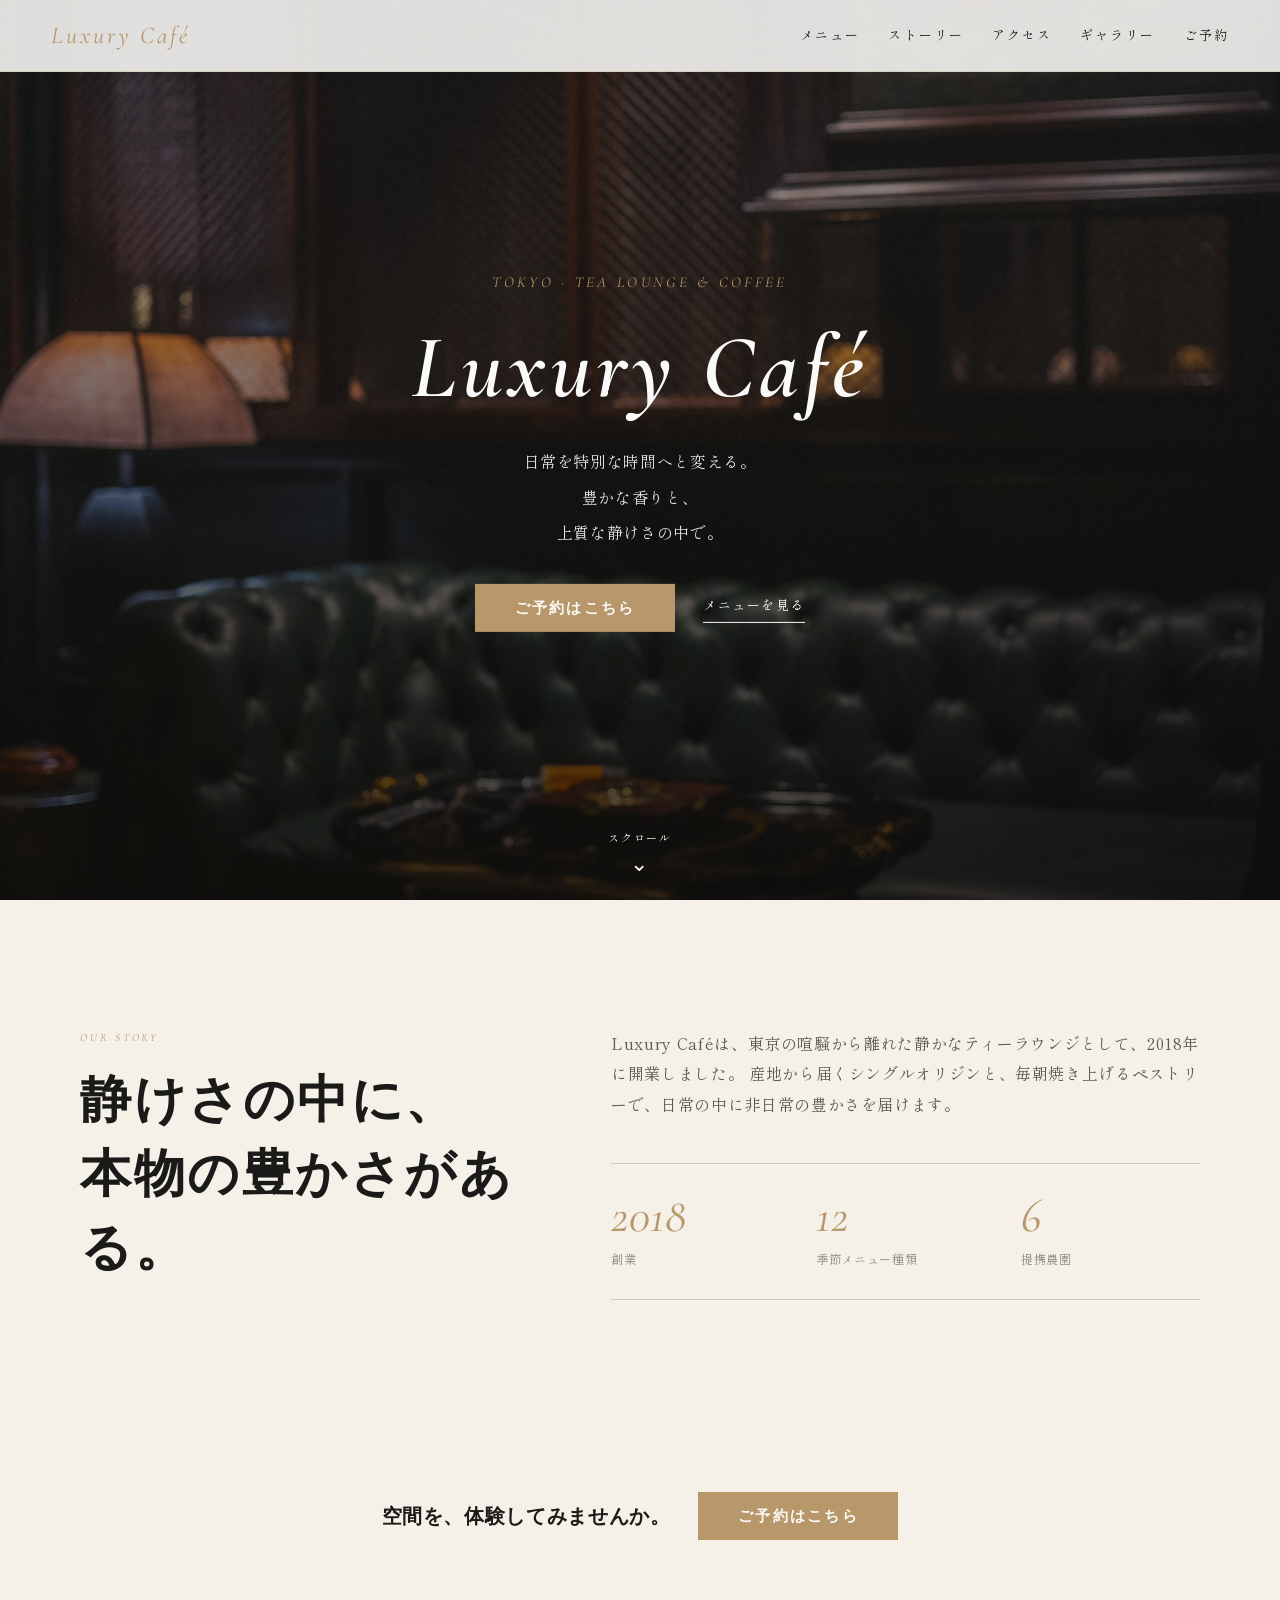
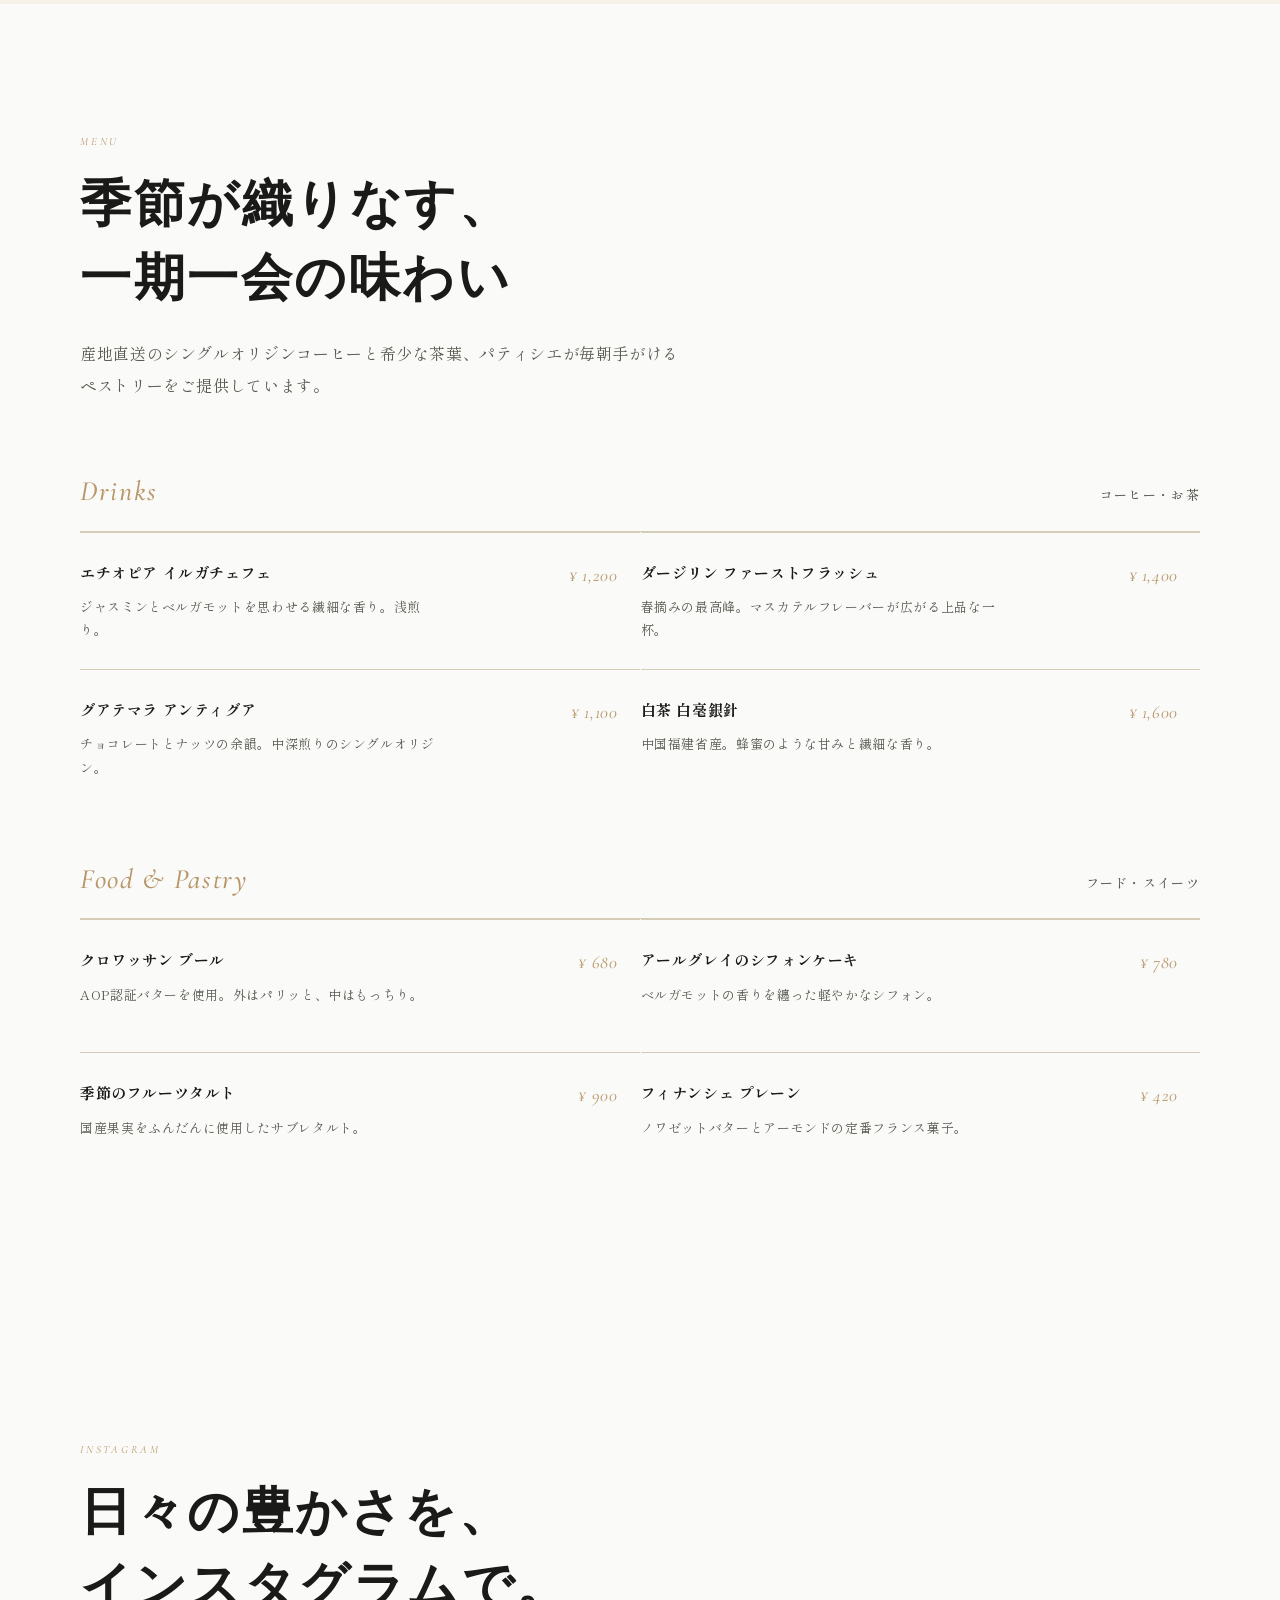
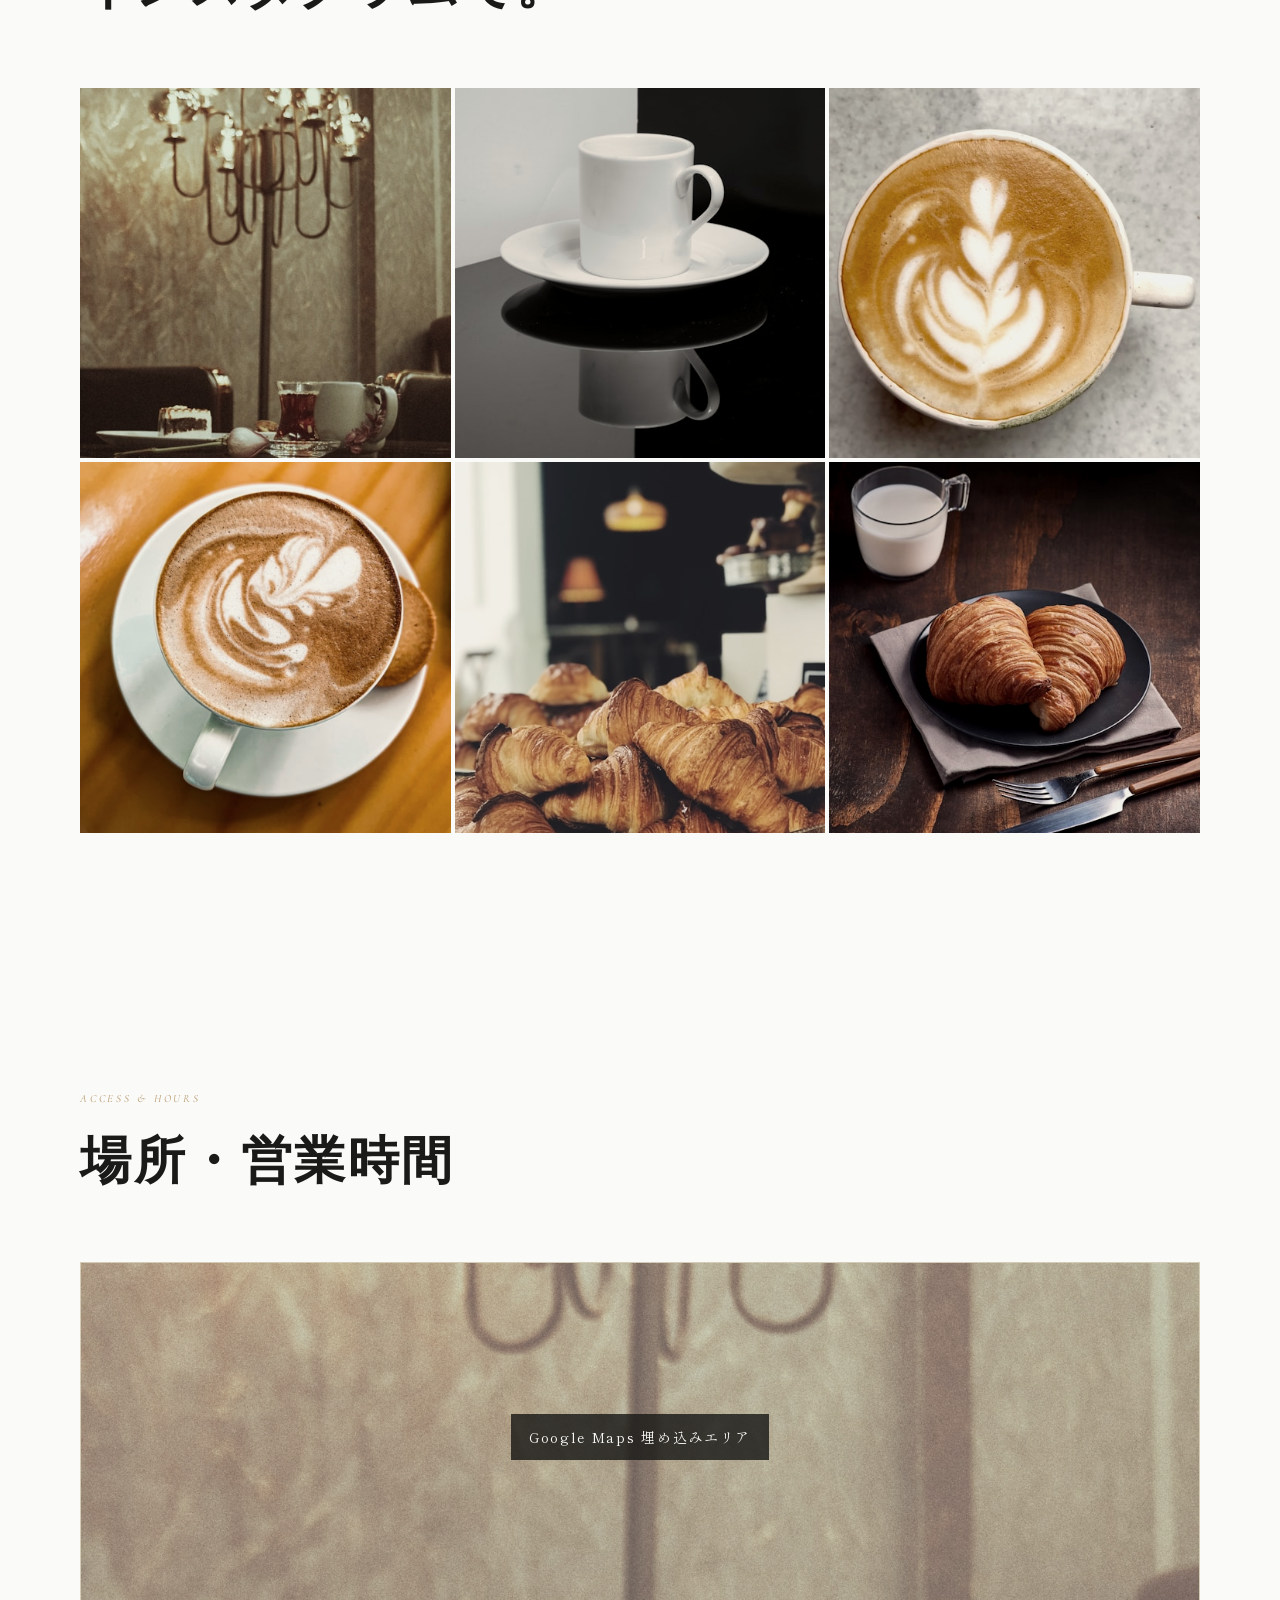
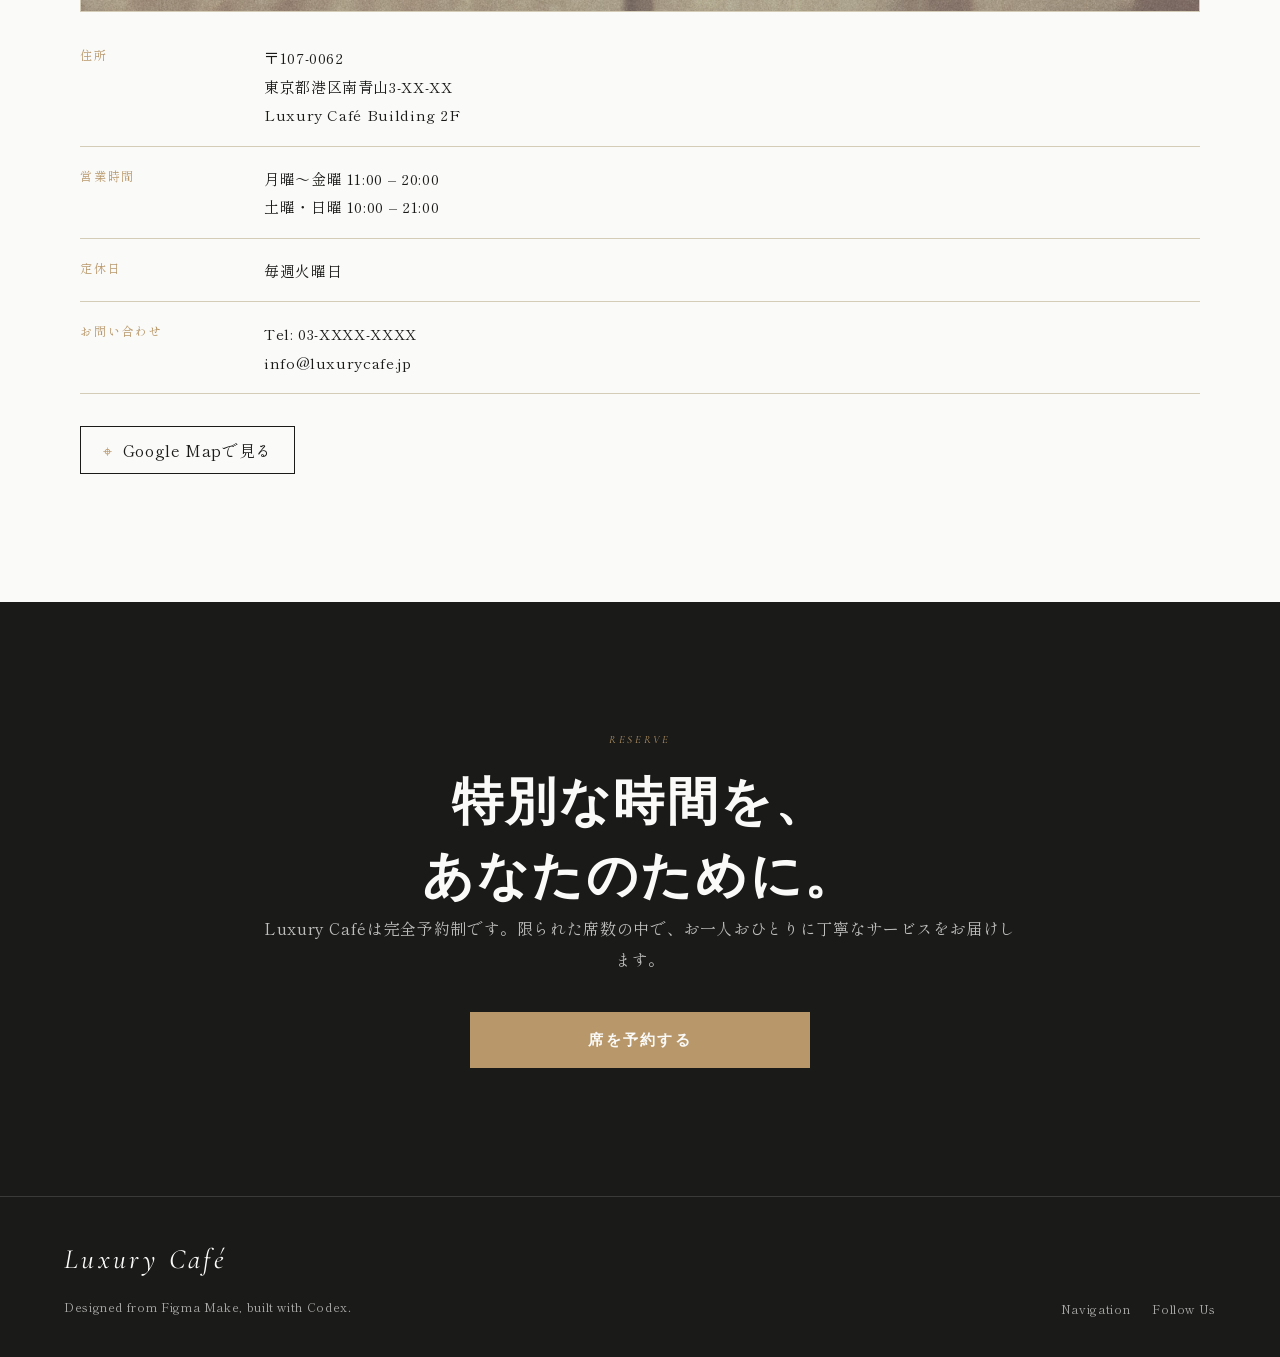
<file: index.html>
<!doctype html>
<html lang="ja">
  <head>
    <meta charset="UTF-8" />
    <meta name="viewport" content="width=device-width, initial-scale=1.0" />
    <title>Luxury Café | Lesson11 Codex</title>
    <meta
      name="description"
      content="Figma MakeのカフェランディングページデザインをCodexでHTML/CSS/JSに実装したLesson11練習用ページ。"
    />
    <link rel="preconnect" href="https://fonts.googleapis.com" />
    <link rel="preconnect" href="https://fonts.gstatic.com" crossorigin />
    <link
      href="https://fonts.googleapis.com/css2?family=Cormorant+Garamond:ital,wght@0,500;0,600;1,500;1,600&family=Shippori+Mincho:wght@400;600;700&display=swap"
      rel="stylesheet"
    />
    <link rel="stylesheet" href="style.css" />
  </head>
  <body>
    <header class="site-header" data-header>
      <a class="brand" href="#top" aria-label="Luxury Café top">Luxury Café</a>
      <button class="nav-toggle" type="button" aria-label="メニューを開く" aria-expanded="false" data-nav-toggle>
        <span></span>
        <span></span>
      </button>
      <nav class="site-nav" aria-label="主要ナビゲーション" data-nav>
        <a href="#menu">メニュー</a>
        <a href="#story">ストーリー</a>
        <a href="#access">アクセス</a>
        <a href="#gallery">ギャラリー</a>
        <a href="#reserve">ご予約</a>
      </nav>
    </header>

    <main id="top">
      <section class="hero" aria-label="ラグジュアリーカフェの紹介">
        <div class="hero-media" role="img" aria-label="落ち着いた高級感のあるカフェのインテリア"></div>
        <div class="hero-overlay"></div>
        <div class="hero-content">
          <p class="eyebrow">TOKYO · TEA LOUNGE &amp; COFFEE</p>
          <h1>Luxury Café</h1>
          <p class="hero-copy">
            日常を特別な時間へと変える。<br />
            豊かな香りと、<br />
            上質な静けさの中で。
          </p>
          <div class="hero-actions">
            <a class="button button-primary" href="#reserve">ご予約はこちら</a>
            <a class="text-link" href="#menu">メニューを見る</a>
          </div>
        </div>
        <a class="scroll-cue" href="#story" aria-label="ストーリーへ移動">
          <span>スクロール</span>
          <span class="chevron">⌄</span>
        </a>
      </section>

      <section class="section story-section" id="story">
        <div class="section-inner split">
          <div>
            <p class="section-label">Our Story</p>
            <h2>静けさの中に、<br />本物の豊かさがある。</h2>
          </div>
          <div class="story-body">
            <p>
              Luxury Caféは、東京の喧騒から離れた静かなティーラウンジとして、2018年に開業しました。
              産地から届くシングルオリジンと、毎朝焼き上げるペストリーで、日常の中に非日常の豊かさを届けます。
            </p>
            <dl class="stats">
              <div>
                <dt>2018</dt>
                <dd>創業</dd>
              </div>
              <div>
                <dt>12</dt>
                <dd>季節メニュー種類</dd>
              </div>
              <div>
                <dt>6</dt>
                <dd>提携農園</dd>
              </div>
            </dl>
          </div>
        </div>
      </section>

      <section class="mid-cta" aria-label="空間体験への導線">
            <p>空間を、体験してみませんか。</p>
        <a class="button button-primary" href="#reserve">ご予約はこちら</a>
      </section>

      <section class="section menu-section" id="menu">
        <div class="section-inner">
          <div class="section-heading">
            <p class="section-label">Menu</p>
            <h2>季節が織りなす、<br />一期一会の味わい</h2>
            <p class="section-intro">産地直送のシングルオリジンコーヒーと希少な茶葉、パティシエが毎朝手がけるペストリーをご提供しています。</p>
          </div>
          <div class="menu-category">
            <h3 class="category-title">Drinks <span>コーヒー・お茶</span></h3>
            <div class="menu-grid" data-menu="drinks"></div>
          </div>
          <div class="menu-category">
            <h3 class="category-title">Food &amp; Pastry <span>フード・スイーツ</span></h3>
            <div class="menu-grid" data-menu="food"></div>
          </div>
        </div>
      </section>

      <section class="section gallery-section" id="gallery">
        <div class="section-inner">
          <div class="section-heading">
            <p class="section-label">Instagram</p>
            <h2>日々の豊かさを、<br />インスタグラムで。</h2>
          </div>
          <div class="gallery-grid" data-gallery aria-label="カフェメニューと店内のギャラリー"></div>
        </div>
      </section>

      <section class="section access-section" id="access">
        <div class="section-inner">
          <div class="section-heading">
            <p class="section-label">Access &amp; Hours</p>
            <h2>場所・営業時間</h2>
          </div>
          <div class="map-visual" role="img" aria-label="Google Maps 埋め込みエリア">
            <span>Google Maps 埋め込みエリア</span>
          </div>
          <dl class="access-list">
            <div>
              <dt>住所</dt>
              <dd>〒107-0062<br />東京都港区南青山3-XX-XX<br />Luxury Café Building 2F</dd>
            </div>
            <div>
              <dt>営業時間</dt>
              <dd>月曜〜金曜 11:00 – 20:00<br />土曜・日曜 10:00 – 21:00</dd>
            </div>
            <div>
              <dt>定休日</dt>
              <dd>毎週火曜日</dd>
            </div>
            <div>
              <dt>お問い合わせ</dt>
              <dd>Tel: 03-XXXX-XXXX<br />info@luxurycafe.jp</dd>
            </div>
          </dl>
          <a class="map-button" href="https://maps.google.com/" target="_blank" rel="noreferrer">
            <span aria-hidden="true">⌖</span>
            Google Mapで見る
          </a>
        </div>
      </section>

      <section class="reserve-section" id="reserve">
        <div class="reserve-inner">
          <p class="section-label">Reserve</p>
          <h2>特別な時間を、<br />あなたのために。</h2>
          <p>Luxury Caféは完全予約制です。限られた席数の中で、お一人おひとりに丁寧なサービスをお届けします。</p>
          <button class="button button-primary reserve-button" type="button" data-reserve>席を予約する</button>
        </div>
      </section>
    </main>

    <footer class="site-footer">
      <div class="footer-brand">
        <p>Luxury Café</p>
        <span>Designed from Figma Make, built with Codex.</span>
      </div>
      <div class="footer-links">
        <a href="#menu">Navigation</a>
        <a href="#gallery">Follow Us</a>
      </div>
    </footer>

    <script src="script.js"></script>
  </body>
</html>
</file>
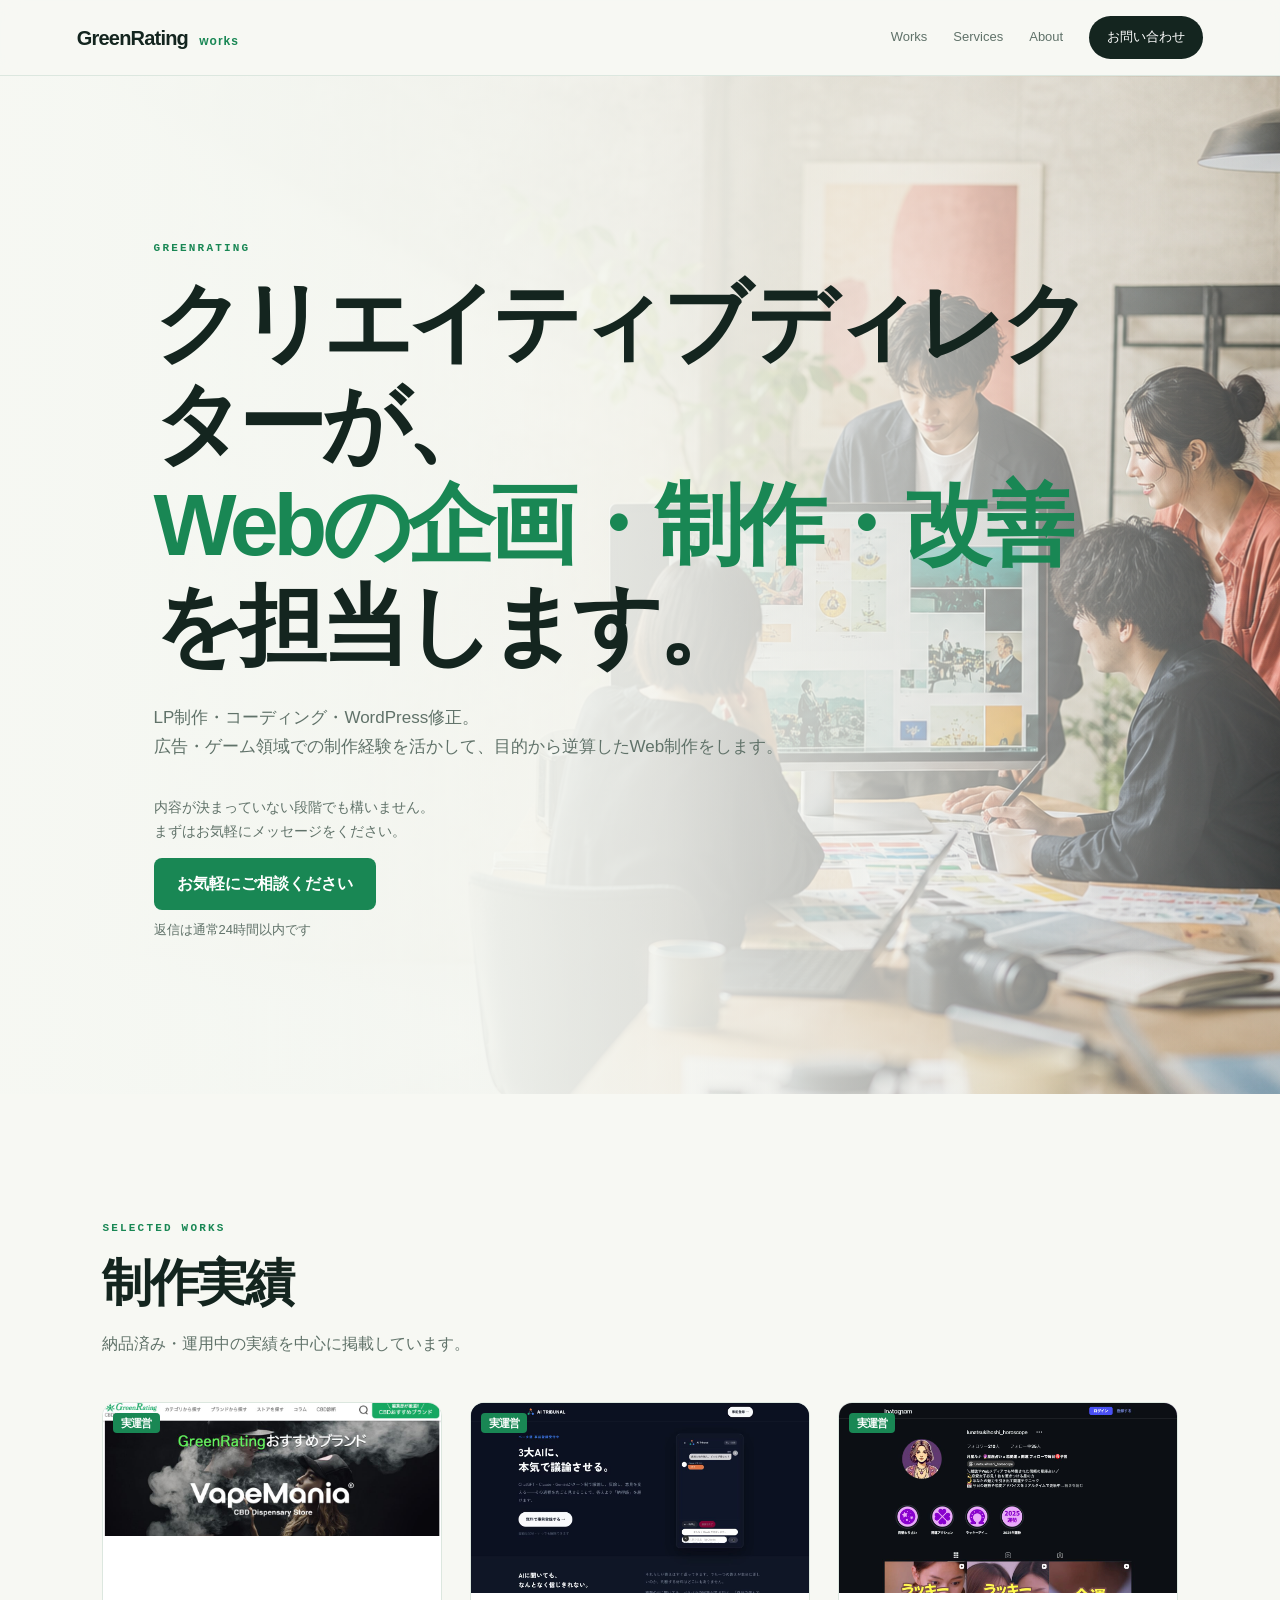
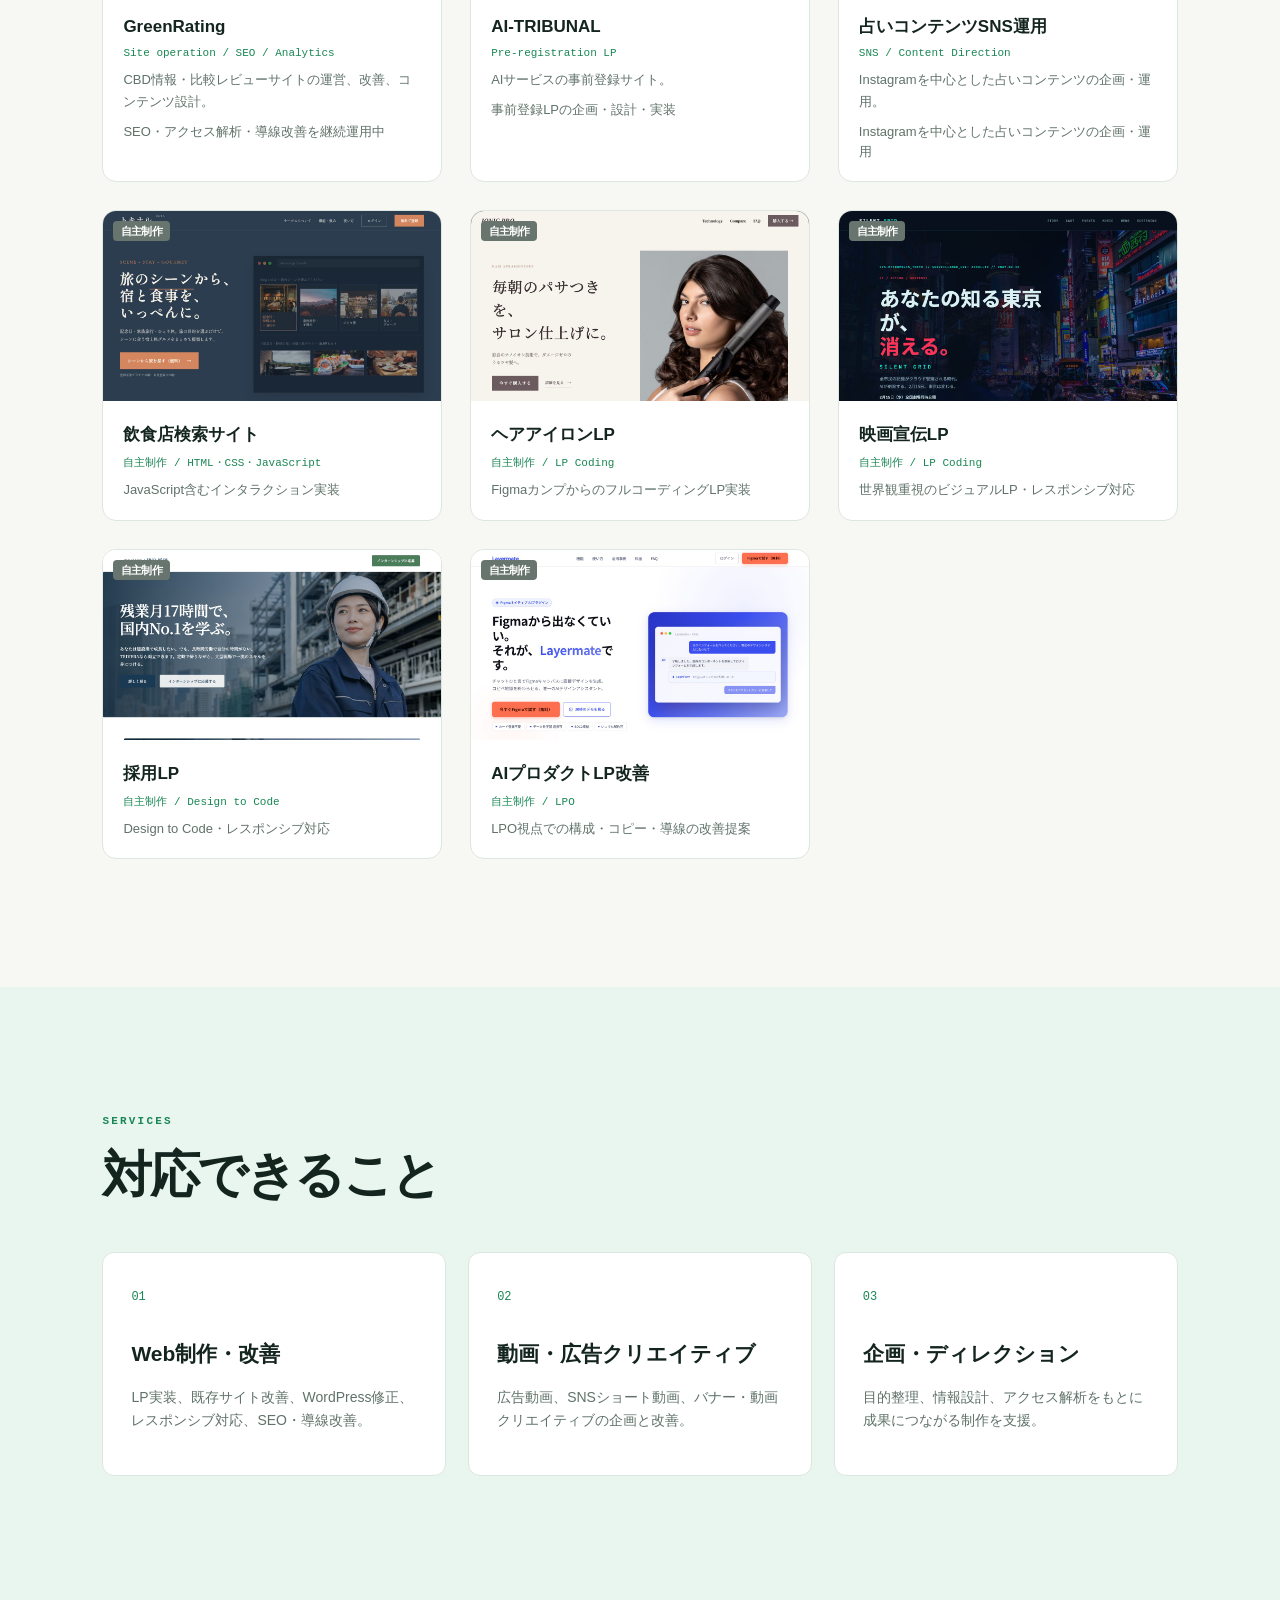
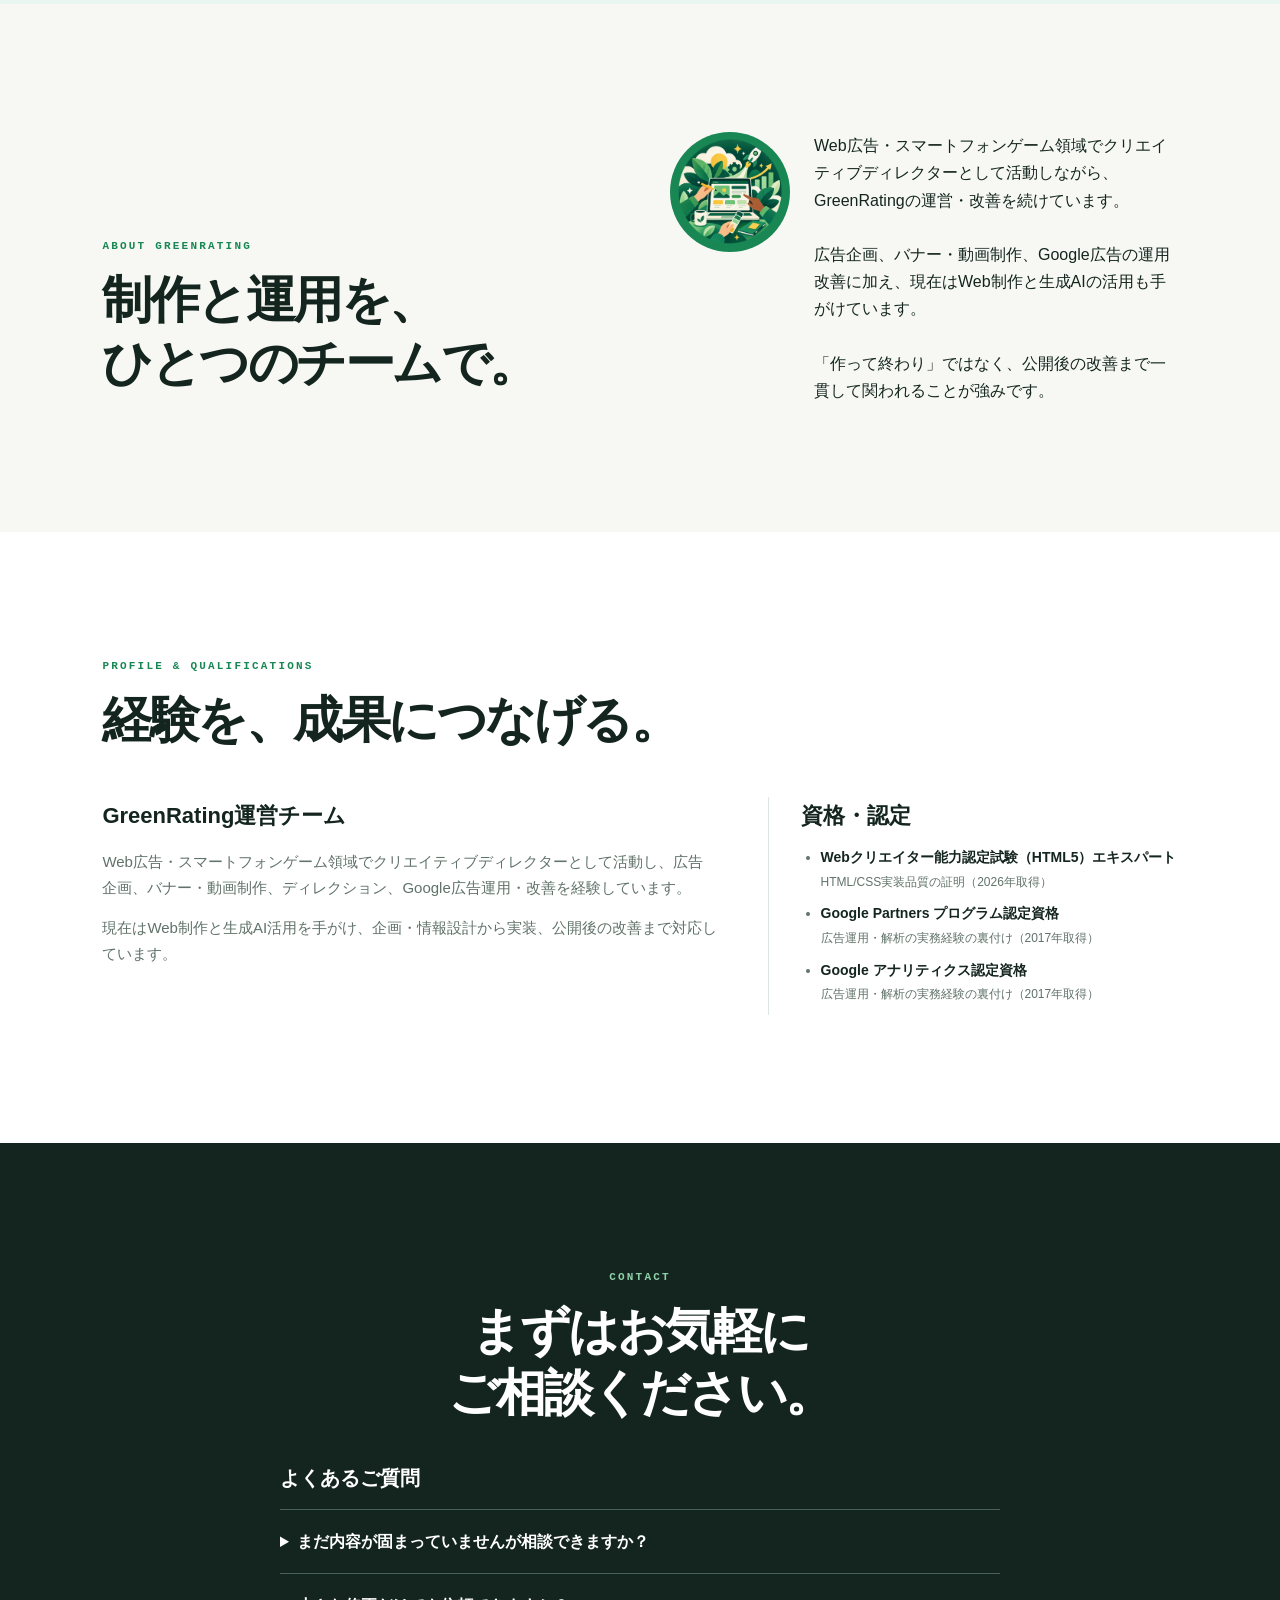
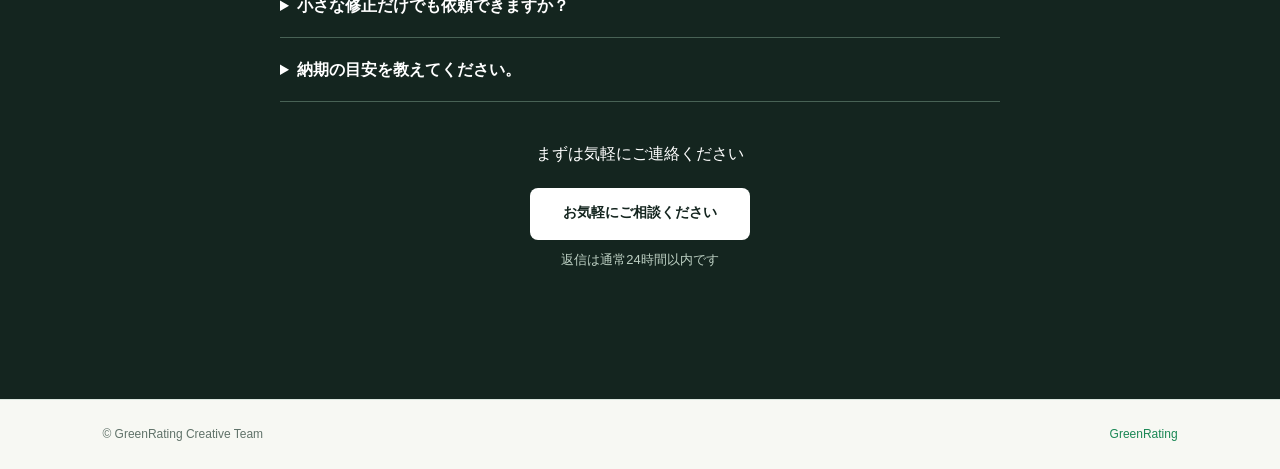
<file: greenrating-works/index.html>
<!doctype html>
<html lang="ja">
<head>
  <meta charset="utf-8">
  <meta name="viewport" content="width=device-width, initial-scale=1">
  <title>Works | GreenRating</title>
  <meta name="description" content="GreenRating運営チームのWeb制作・動画・広告クリエイティブ実績。">
  <link rel="stylesheet" href="style.css">
  <style>
    .hero{position:relative;overflow:hidden;background:linear-gradient(90deg,rgba(233,245,239,.98),rgba(247,248,243,.76) 52%,rgba(247,248,243,.12)),url('assets/hero-team.png') center/cover}.hero>*{position:relative;z-index:1}.hero:after{content:"";position:absolute;inset:0;background:linear-gradient(90deg,rgba(247,248,243,.94),rgba(247,248,243,.65) 42%,rgba(247,248,243,.08));pointer-events:none}.work-visual{height:auto;aspect-ratio:16/9;background-size:cover;background-position:center}.work-card:nth-child(1) .work-visual{background-image:url('assets/greenrating.png')}.work-card:nth-child(2) .work-visual{background-image:url('assets/ai-tribunal.png')}.work-card:nth-child(3) .work-visual{background-image:url('assets/cafe.png')}.work-card:nth-child(4) .work-visual{background-image:url('assets/hair-iron.png')}.work-card:nth-child(5) .work-visual{background-image:url('assets/silent-grid.png')}.work-card:nth-child(6) .work-visual{background-image:url('assets/trivera.png')}.work-card:nth-child(7) .work-visual{background-image:url('assets/layermate.png')}.profile{background:#fff}.profile-grid{display:grid;grid-template-columns:1.2fr .8fr;gap:50px}.profile-grid h3{font-size:22px;margin:0 0 12px}.profile-grid p{color:var(--muted);font-size:15px}.qualifications{border-left:1px solid var(--line);padding-left:32px}.qualifications ul{margin:0;padding-left:20px;color:var(--muted);font-size:14px}.qualifications li{margin:10px 0}
  </style>
  <style>
    .work-visual{height:auto!important;aspect-ratio:16/9;position:relative;overflow:hidden;background:#dfe8e2}
    .work-visual img{position:absolute;inset:0;width:100%;height:100%;object-fit:cover;display:block}
    .work-visual span{display:none}.social{background:linear-gradient(135deg,#f8d5e6,#8d5ab5)!important}.work-card.featured{grid-column:span 1}.work-card.featured .work-visual{aspect-ratio:16/9}.work-card.featured .work-visual img{transform:scale(1.32);transform-origin:50% 8%}.work-card.featured .work-visual:after{content:"";position:absolute;z-index:2;left:0;right:0;bottom:0;height:30%;background:#fff}
  </style>
</head>
<body>
  <header class="site-header">
    <a class="brand" href="../">GreenRating<span> works</span></a>
    <nav><a href="#works">Works</a><a href="#services">Services</a><a href="#about">About</a><a class="nav-cta" href="#contact">お問い合わせ</a></nav>
  </header>

  <main>
    <section class="hero">
      <p class="eyebrow">GREENRATING</p>
      <h1>クリエイティブディレクターが、<br><em>Webの企画・制作・改善</em>を担当します。</h1>
      <p class="lead">LP制作・コーディング・WordPress修正。<br>広告・ゲーム領域での制作経験を活かして、目的から逆算したWeb制作をします。</p>
      <p class="hero-note">内容が決まっていない段階でも構いません。<br>まずはお気軽にメッセージをください。</p>
      <a class="button button-primary" href="#contact">お気軽にご相談ください</a>
      <small class="response-note">返信は通常24時間以内です</small>
    </section>

    <section id="works" class="section">
      <div class="section-heading"><p class="eyebrow">SELECTED WORKS</p><h2>制作実績</h2><p>納品済み・運用中の実績を中心に掲載しています。</p></div>
      <div class="works-grid">
        <a class="work-card featured" href="https://www.greenrating.co.jp/" target="_blank" rel="noreferrer"><div class="work-visual"><b class="badge live">実運営</b><img src="assets/greenrating.png" alt="GreenRating ファーストビュー"></div><div class="work-meta"><strong>GreenRating</strong><span>Site operation / SEO / Analytics</span><p>CBD情報・比較レビューサイトの運営、改善、コンテンツ設計。</p><small>SEO・アクセス解析・導線改善を継続運用中</small></div></a>
        <a class="work-card" href="https://ai-tribunal.com/" target="_blank" rel="noreferrer"><div class="work-visual"><b class="badge live">実運営</b><img src="assets/ai-tribunal.png" alt="AI-TRIBUNAL ファーストビュー"></div><div class="work-meta"><strong>AI-TRIBUNAL</strong><span>Pre-registration LP</span><p>AIサービスの事前登録サイト。</p><small>事前登録LPの企画・設計・実装</small></div></a>
        <a class="work-card" href="https://www.instagram.com/lunatsukihoshi_horoscope/" target="_blank" rel="noreferrer"><div class="work-visual social"><b class="badge live">実運営</b><img src="assets/luna-instagram.png" alt="月星ルナ Instagramプロフィール画面"></div><div class="work-meta"><strong>占いコンテンツSNS運用</strong><span>SNS / Content Direction</span><p>Instagramを中心とした占いコンテンツの企画・運用。</p><small>Instagramを中心とした占いコンテンツの企画・運用</small></div></a>
        <a class="work-card" href="https://cbdism1-create.github.io/dmm-genai-lp-portfolio/lesson13-restaurant-search/" target="_blank" rel="noreferrer"><div class="work-visual"><b class="badge self">自主制作</b><img src="assets/cafe.png" alt="飲食店検索サイト ファーストビュー"></div><div class="work-meta"><strong>飲食店検索サイト</strong><span>自主制作 / HTML・CSS・JavaScript</span><small>JavaScript含むインタラクション実装</small></div></a>
        <a class="work-card" href="https://cbdism1-create.github.io/dmm-genai-lp-portfolio/hair-iron-lp/" target="_blank" rel="noreferrer"><div class="work-visual"><b class="badge self">自主制作</b><img src="assets/hair-iron.png" alt="ヘアアイロンLP ファーストビュー"></div><div class="work-meta"><strong>ヘアアイロンLP</strong><span>自主制作 / LP Coding</span><small>FigmaカンプからのフルコーディングLP実装</small></div></a>
        <a class="work-card" href="https://cbdism1-create.github.io/dmm-genai-lp-portfolio/silent-grid-lp/" target="_blank" rel="noreferrer"><div class="work-visual"><b class="badge self">自主制作</b><img src="assets/silent-grid.png" alt="映画宣伝LP ファーストビュー"></div><div class="work-meta"><strong>映画宣伝LP</strong><span>自主制作 / LP Coding</span><small>世界観重視のビジュアルLP・レスポンシブ対応</small></div></a>
        <a class="work-card" href="https://cbdism1-create.github.io/dmm-genai-lp-portfolio/trivera-recruitment-lp/" target="_blank" rel="noreferrer"><div class="work-visual"><b class="badge self">自主制作</b><img src="assets/trivera.png" alt="TRIVERA採用LP ファーストビュー"></div><div class="work-meta"><strong>採用LP</strong><span>自主制作 / Design to Code</span><small>Design to Code・レスポンシブ対応</small></div></a>
        <a class="work-card" href="https://cbdism1-create.github.io/dmm-genai-lp-portfolio/layermate-lp/" target="_blank" rel="noreferrer"><div class="work-visual"><b class="badge self">自主制作</b><img src="assets/layermate.png" alt="Layermate LP ファーストビュー"></div><div class="work-meta"><strong>AIプロダクトLP改善</strong><span>自主制作 / LPO</span><small>LPO視点での構成・コピー・導線の改善提案</small></div></a>
      </div>
    </section>

    <section id="services" class="section services"><div class="section-heading"><p class="eyebrow">SERVICES</p><h2>対応できること</h2></div><div class="service-grid"><article><b>01</b><h3>Web制作・改善</h3><p>LP実装、既存サイト改善、WordPress修正、レスポンシブ対応、SEO・導線改善。</p></article><article><b>02</b><h3>動画・広告クリエイティブ</h3><p>広告動画、SNSショート動画、バナー・動画クリエイティブの企画と改善。</p></article><article><b>03</b><h3>企画・ディレクション</h3><p>目的整理、情報設計、アクセス解析をもとに成果につながる制作を支援。</p></article></div></section>

    <section id="about" class="section about"><div><p class="eyebrow">ABOUT GREENRATING</p><h2>制作と運用を、<br>ひとつのチームで。</h2></div><div class="about-copy"><img class="brand-mark" src="assets/greenrating-mark.png" alt="GreenRatingのクリエイティブチームを表すイラスト"><p>Web広告・スマートフォンゲーム領域でクリエイティブディレクターとして活動しながら、GreenRatingの運営・改善を続けています。<br><br>広告企画、バナー・動画制作、Google広告の運用改善に加え、現在はWeb制作と生成AIの活用も手がけています。<br><br>「作って終わり」ではなく、公開後の改善まで一貫して関われることが強みです。</p></div></section>

    <section class="section profile"><div class="section-heading"><p class="eyebrow">PROFILE & QUALIFICATIONS</p><h2>経験を、成果につなげる。</h2></div><div class="profile-grid"><div><h3>GreenRating運営チーム</h3><p>Web広告・スマートフォンゲーム領域でクリエイティブディレクターとして活動し、広告企画、バナー・動画制作、ディレクション、Google広告運用・改善を経験しています。</p><p>現在はWeb制作と生成AI活用を手がけ、企画・情報設計から実装、公開後の改善まで対応しています。</p></div><div class="qualifications"><h3>資格・認定</h3><ul><li><b>Webクリエイター能力認定試験（HTML5）エキスパート</b><small>HTML/CSS実装品質の証明（2026年取得）</small></li><li><b>Google Partners プログラム認定資格</b><small>広告運用・解析の実務経験の裏付け（2017年取得）</small></li><li><b>Google アナリティクス認定資格</b><small>広告運用・解析の実務経験の裏付け（2017年取得）</small></li></ul></div></div></section>

    <section id="contact" class="section contact"><p class="eyebrow">CONTACT</p><h2>まずはお気軽に<br>ご相談ください。</h2><div class="faq"><h3>よくあるご質問</h3><details><summary>まだ内容が固まっていませんが相談できますか？</summary><p>はい。ざっくりした段階でも構いません。一緒に整理するところからお手伝いします。</p></details><details><summary>小さな修正だけでも依頼できますか？</summary><p>1〜3時間程度の軽微な修正から対応しています。</p></details><details><summary>納期の目安を教えてください。</summary><p>修正・軽微な改善は2〜3日が目安です。LP制作など規模が大きい案件は別途ご相談ください。</p></details></div><p class="contact-cta-note">まずは気軽にご連絡ください</p><a class="button button-contact" href="#contact">お気軽にご相談ください</a><small class="response-note">返信は通常24時間以内です</small></section>
  </main>
  <footer><span>© GreenRating Creative Team</span><a href="../">GreenRating</a></footer>
</body>
</html>
</file>
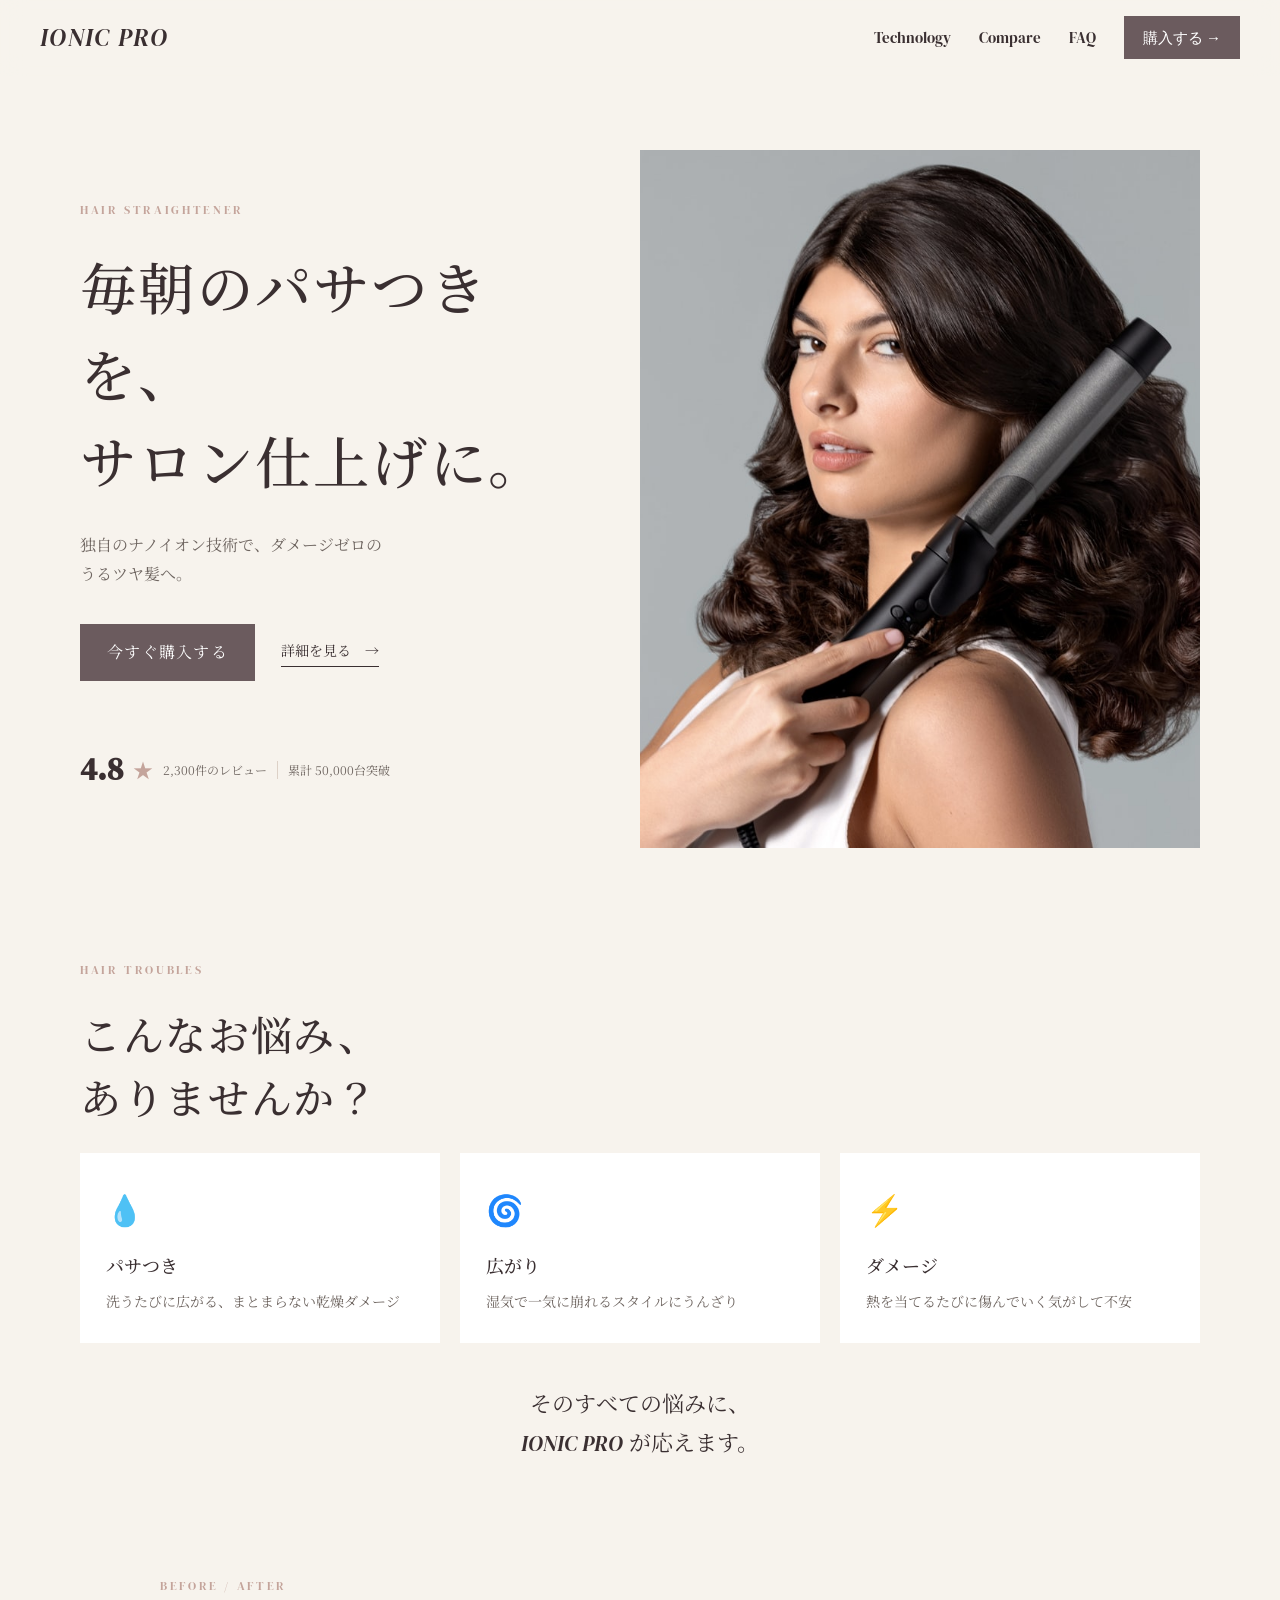
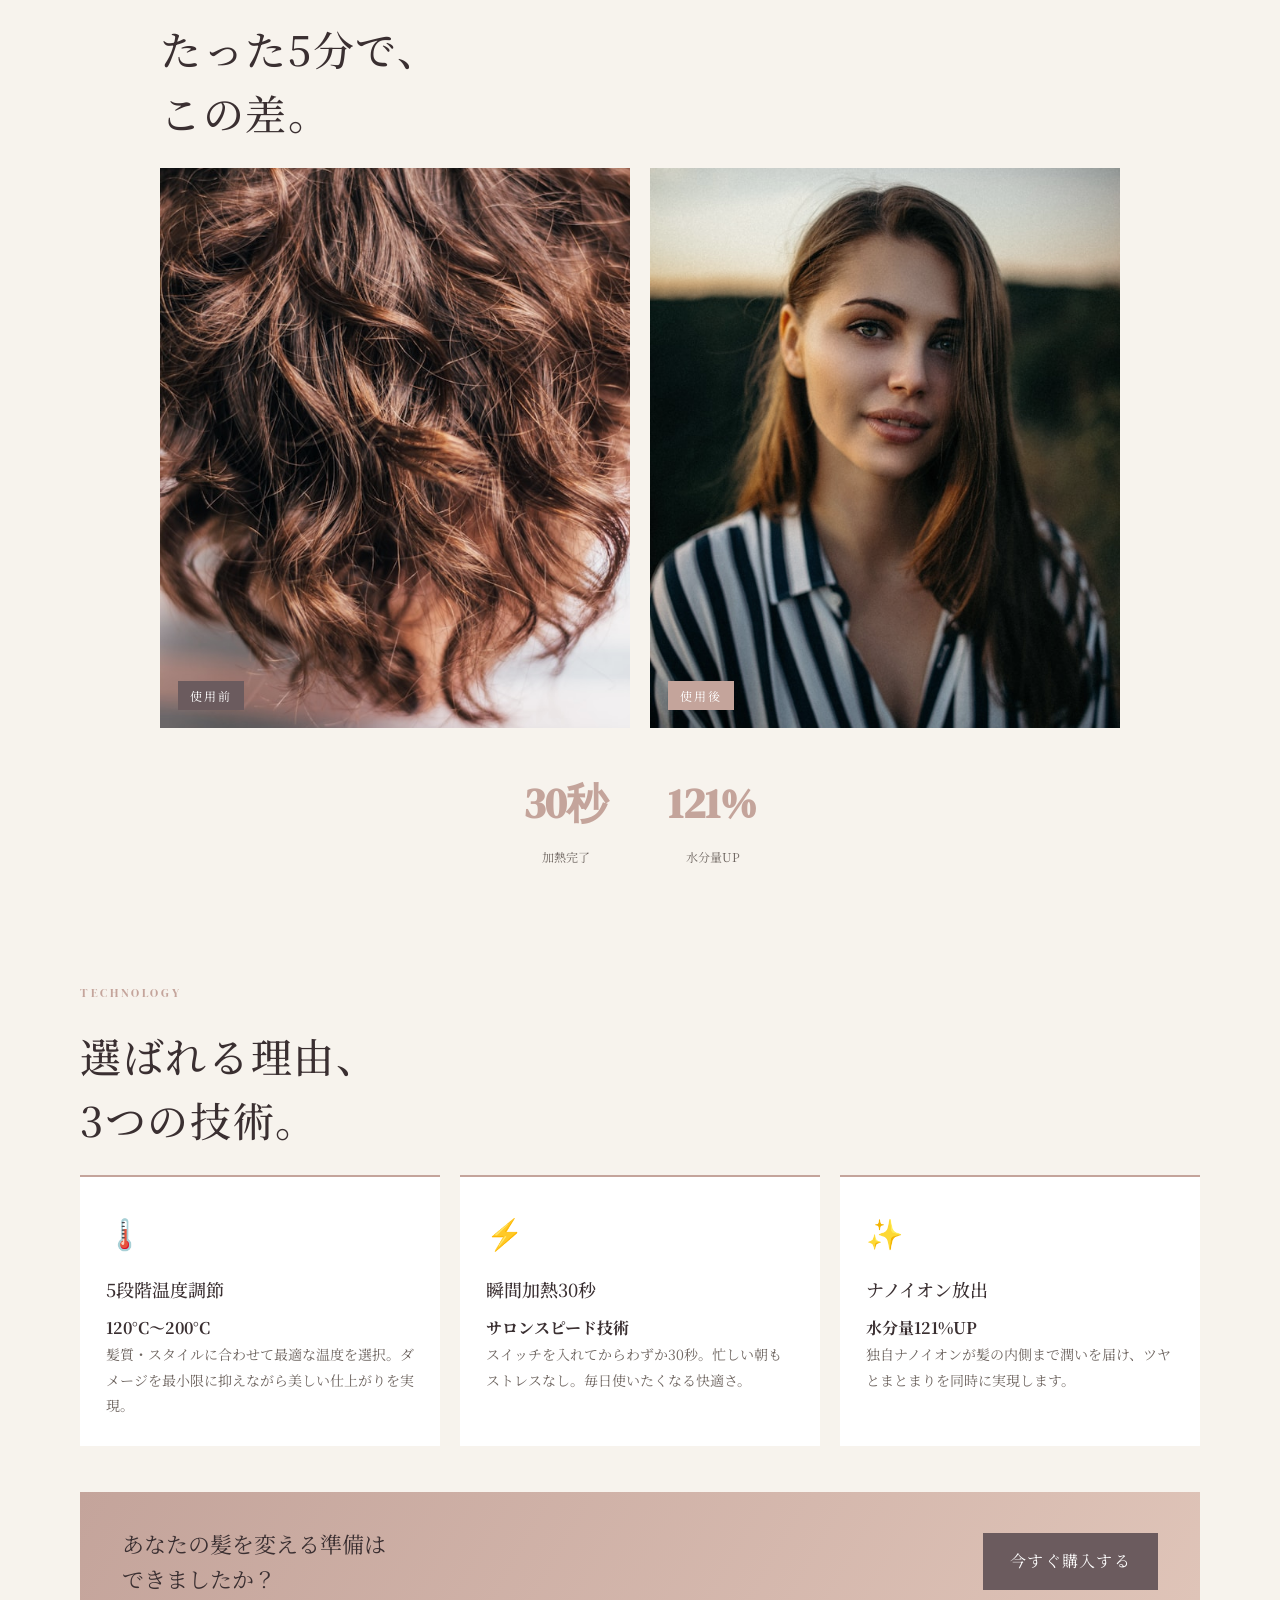
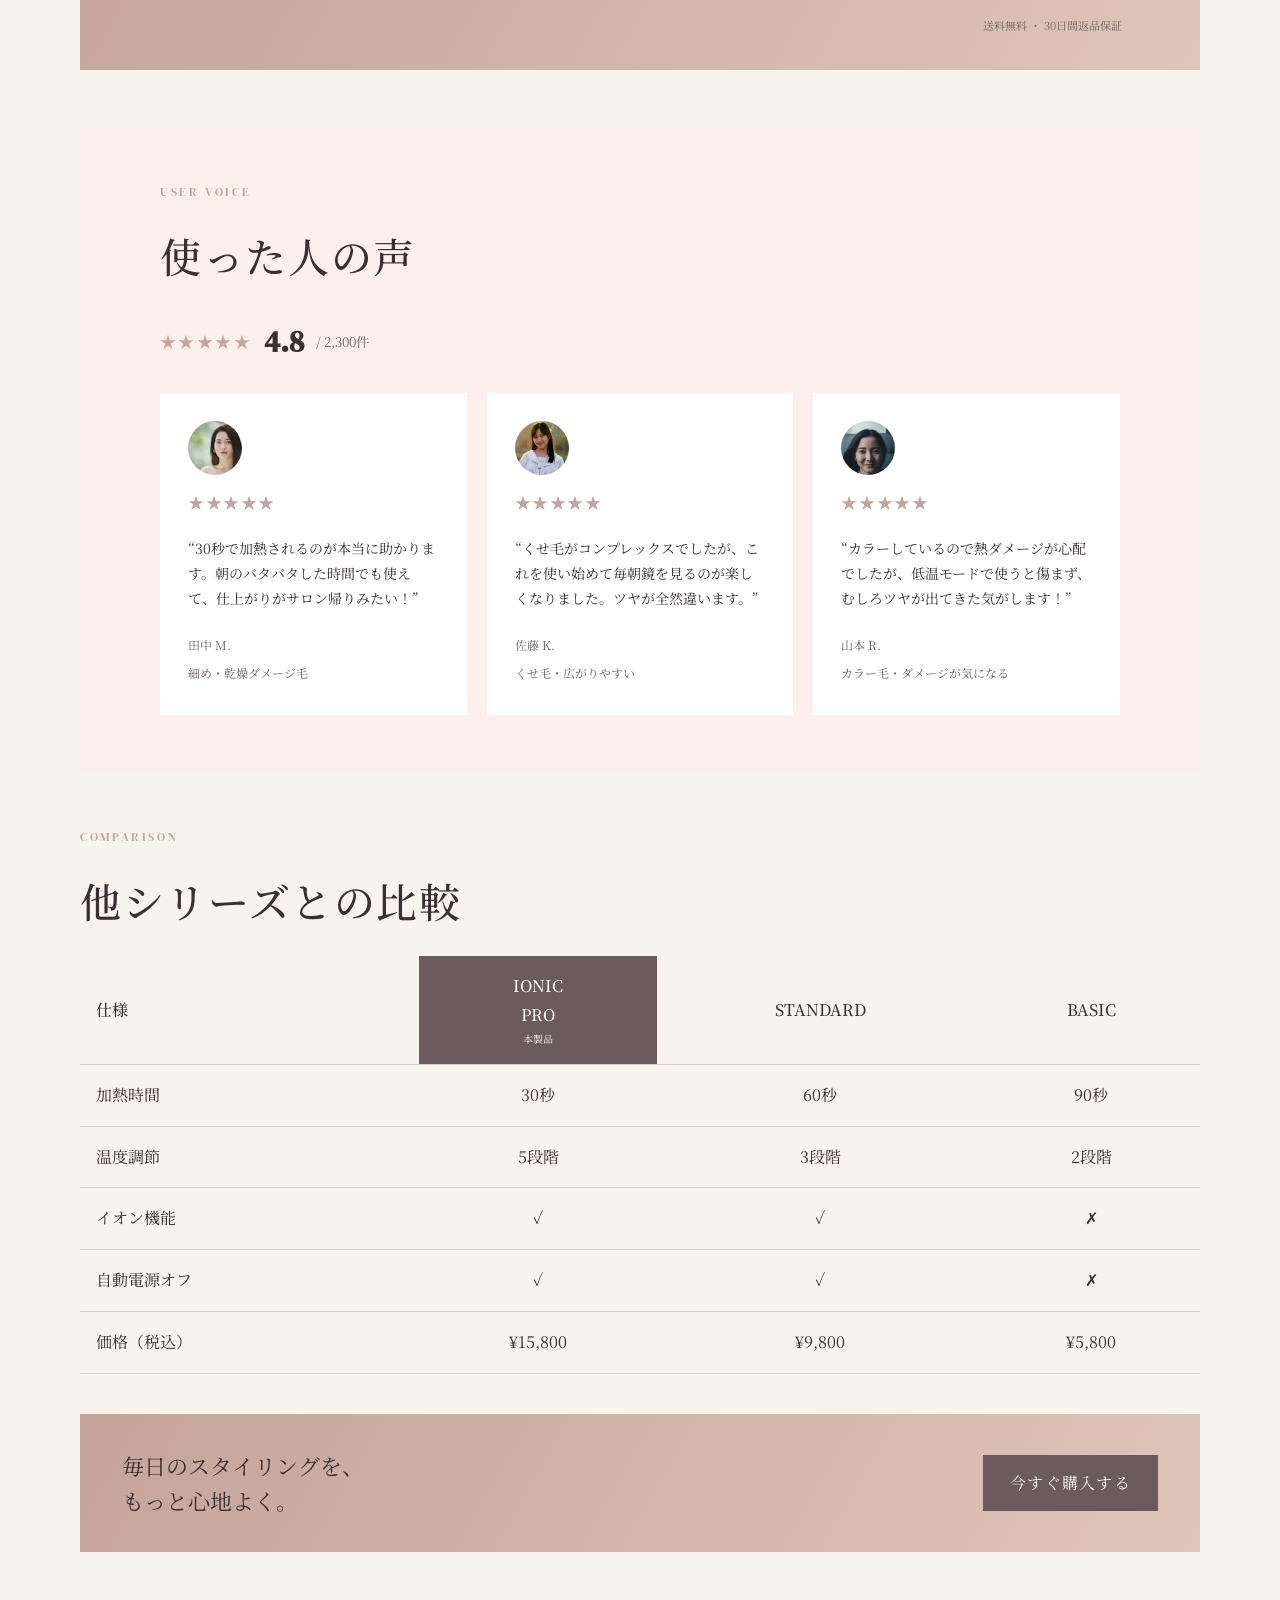
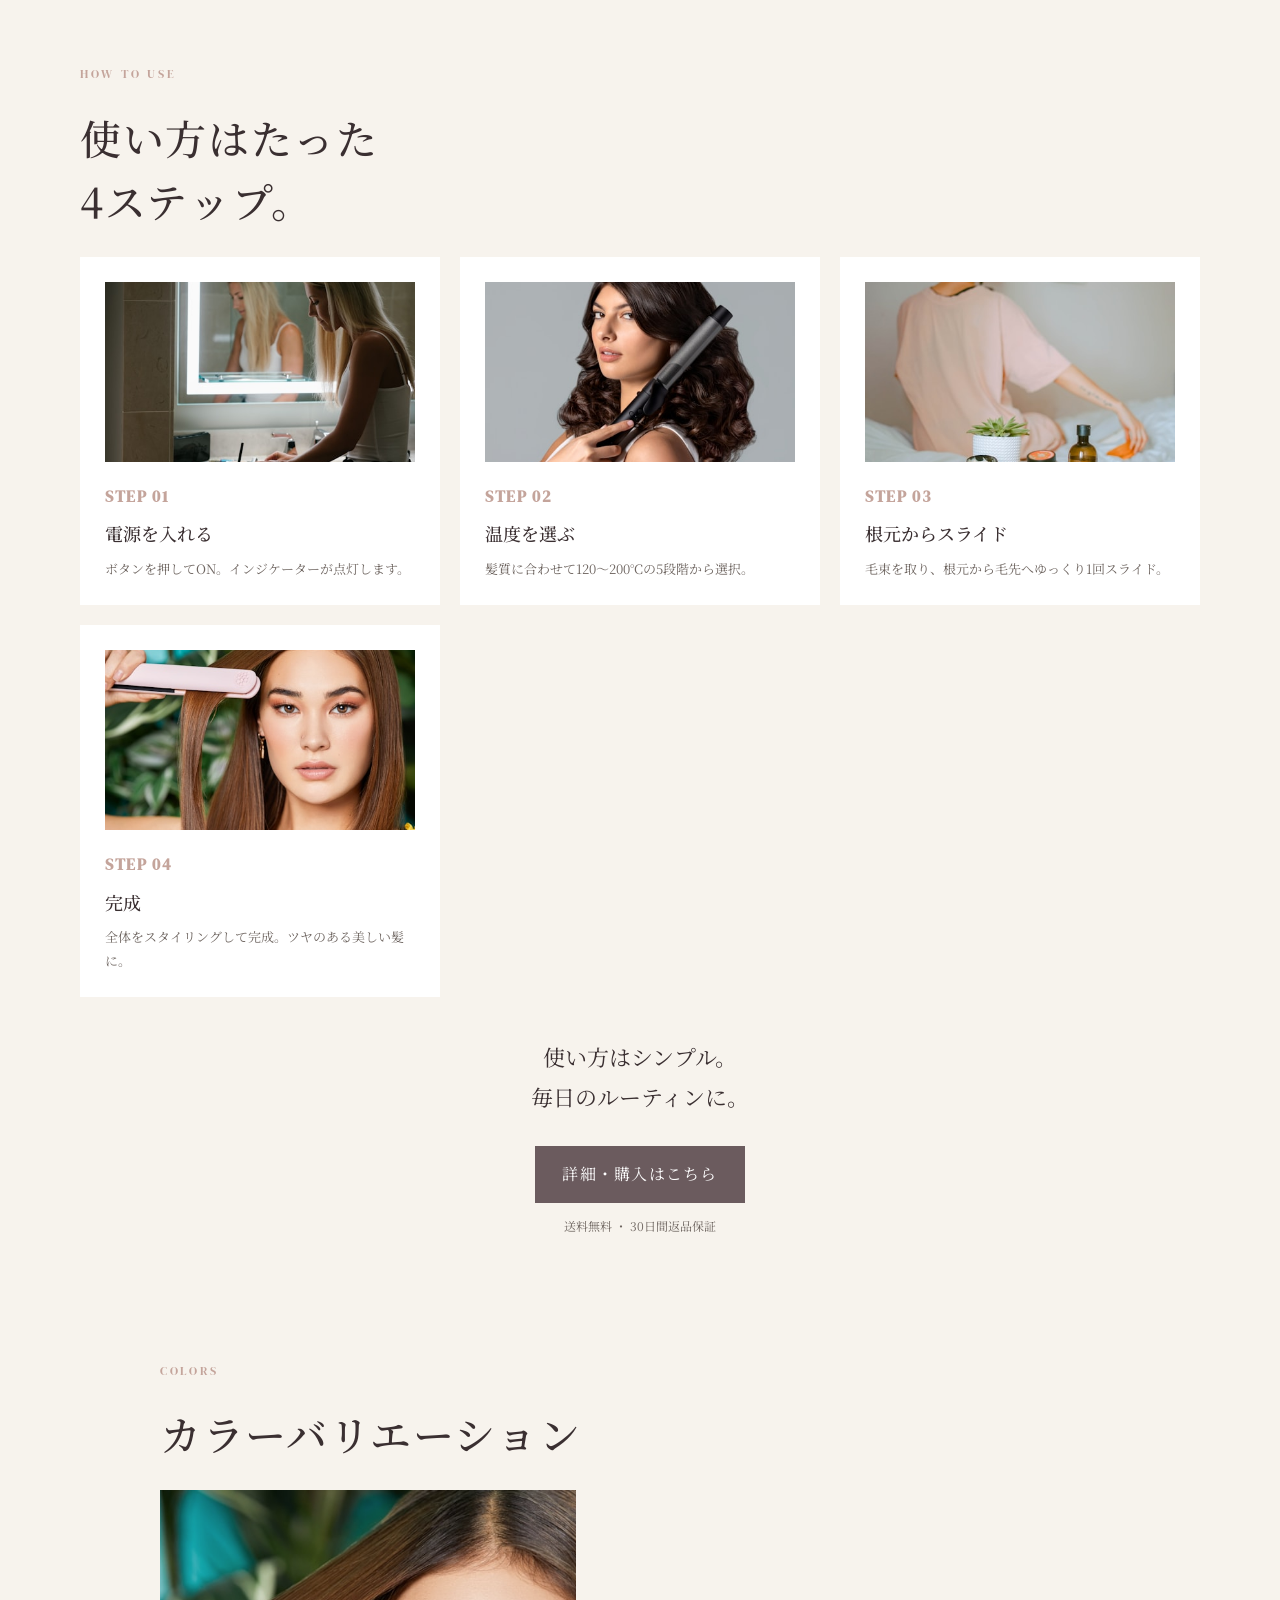
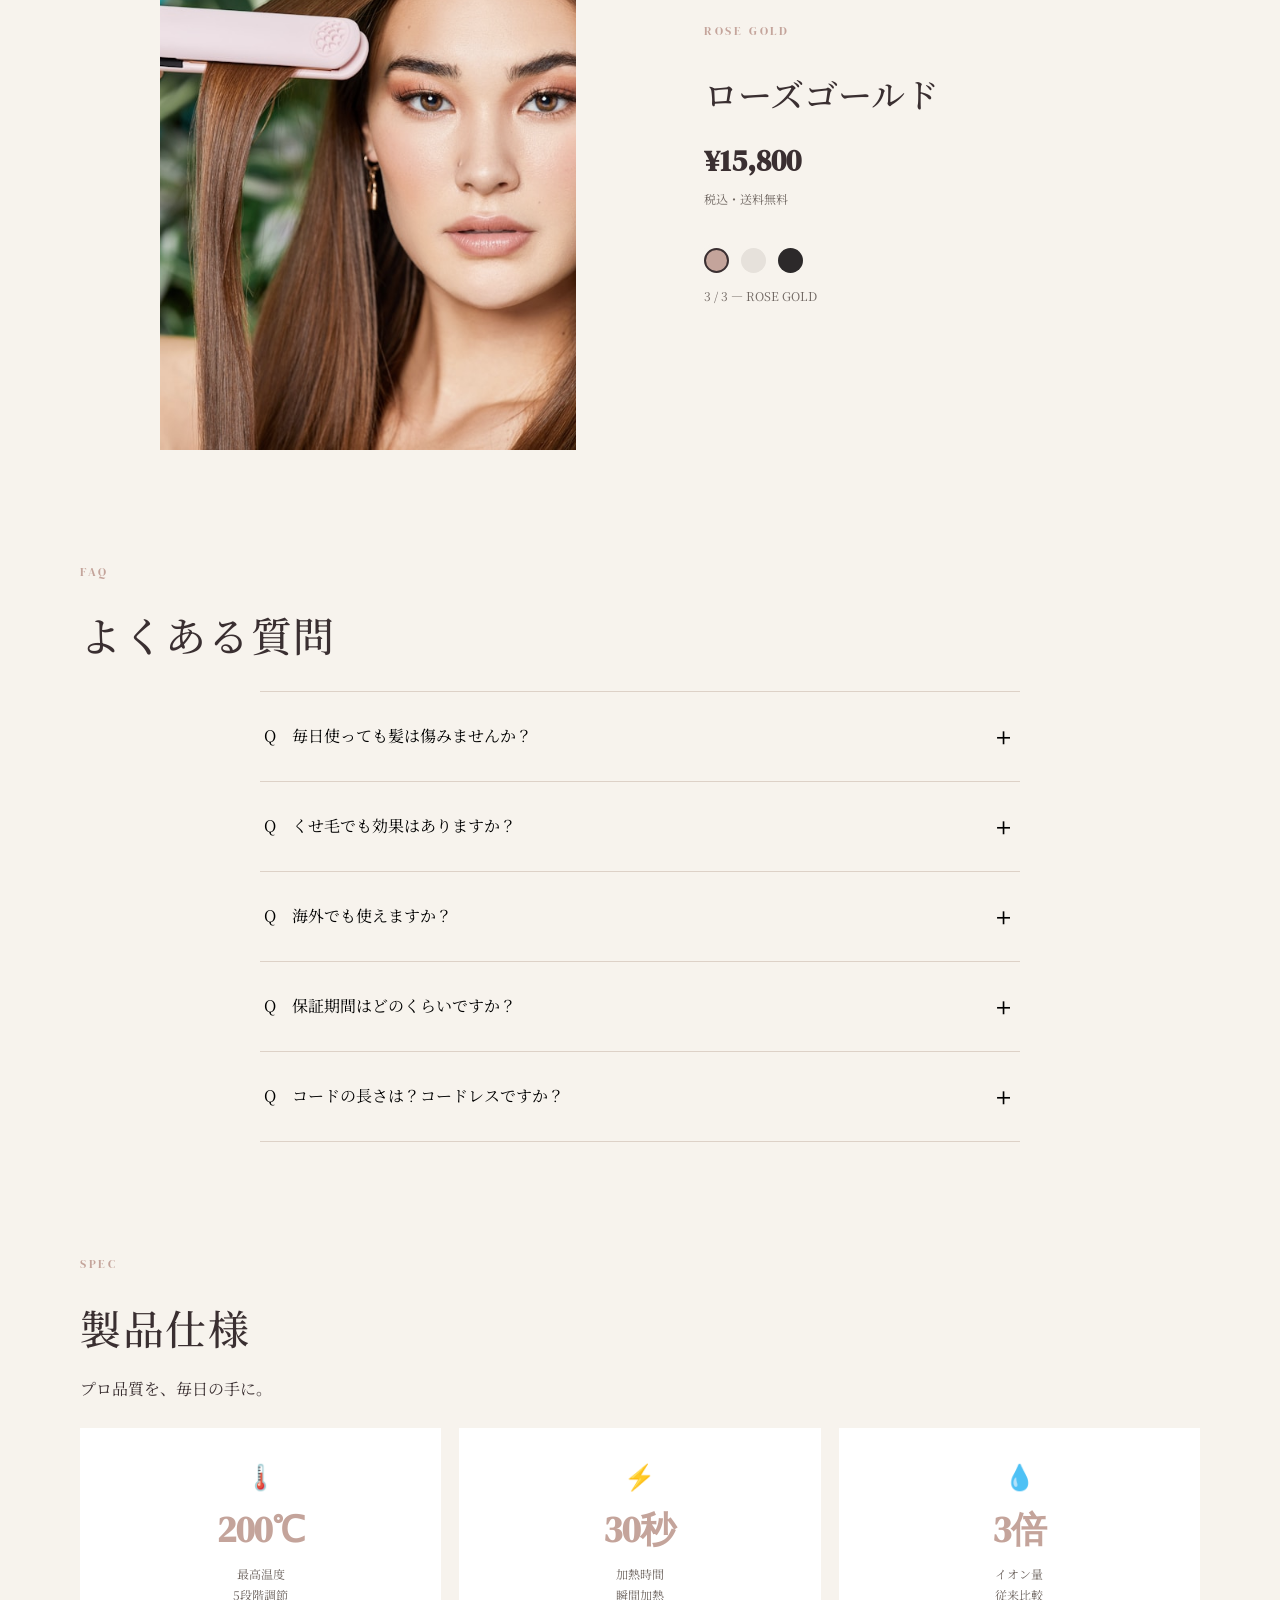
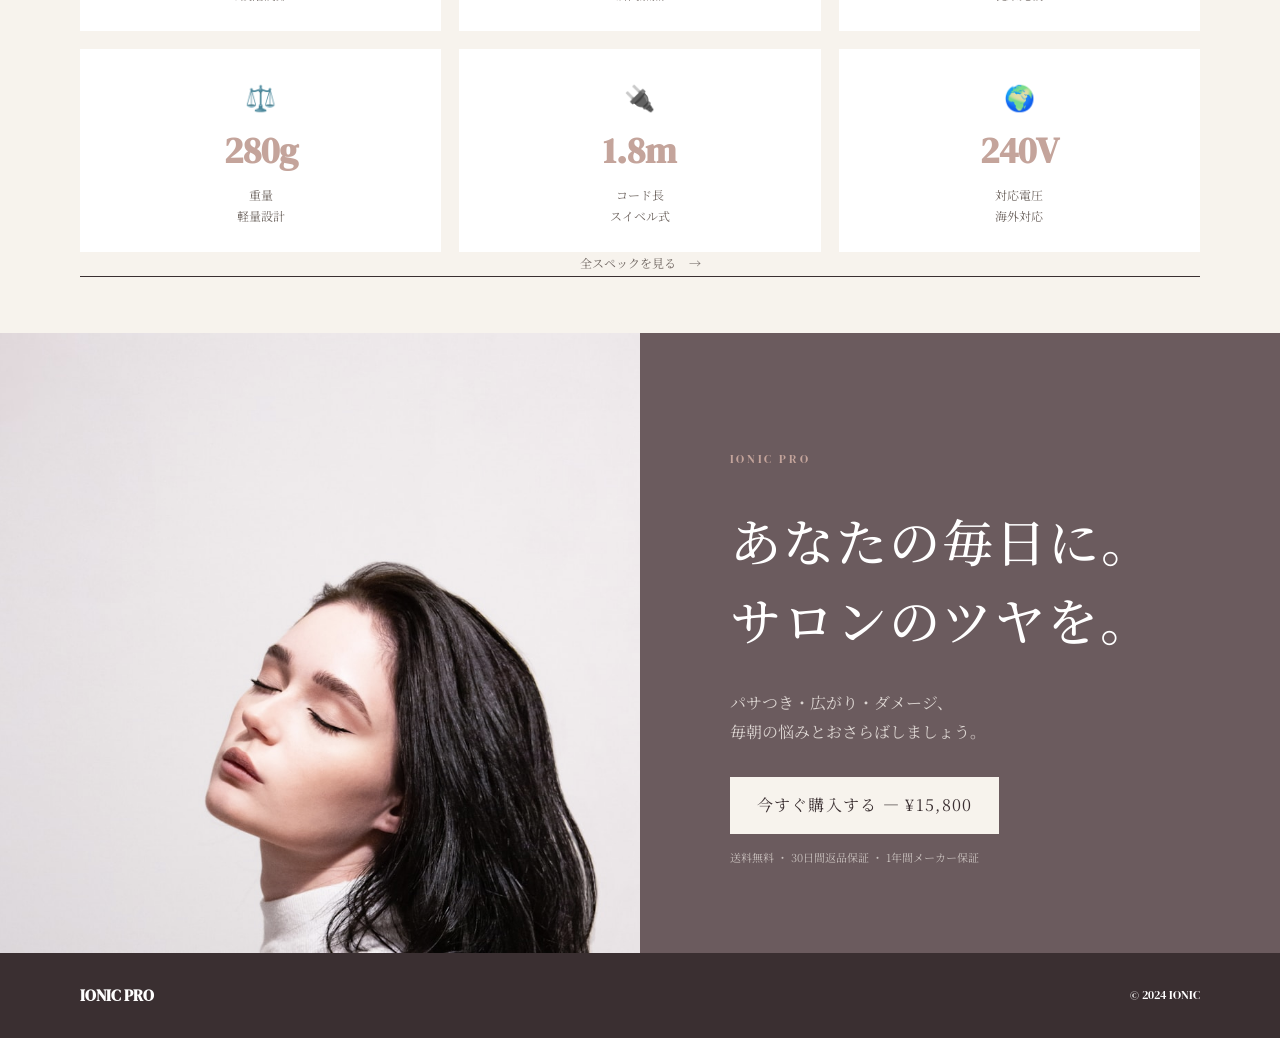
<file: hair-iron-lp/index.html>
<!doctype html>
<html lang="ja">
  <head>
    <meta charset="UTF-8" />
    <meta name="viewport" content="width=device-width, initial-scale=1.0" />
    <meta name="description" content="IONIC PRO — 毎朝のパサつきを、サロン仕上げに。" />
    <title>IONIC PRO | HAIR STRAIGHTENER</title>
    <link rel="preconnect" href="https://fonts.googleapis.com" />
    <link rel="preconnect" href="https://fonts.gstatic.com" crossorigin />
    <link href="https://fonts.googleapis.com/css2?family=DM+Serif+Display:ital@0;1&family=Noto+Serif+JP:wght@300;400;500;600;700&display=swap" rel="stylesheet" />
    <link rel="stylesheet" href="style.css" />
  </head>
  <body>
    <header class="site-header" data-header>
      <a class="brand" href="#top" aria-label="IONIC PRO トップへ">IONIC PRO</a>
      <nav class="site-nav" aria-label="メインナビゲーション">
        <a href="#technology">Technology</a>
        <a href="#comparison">Compare</a>
        <a href="#faq">FAQ</a>
        <a class="nav-cta" href="#purchase">購入する <span>→</span></a>
      </nav>
      <button class="menu-toggle" type="button" aria-expanded="false" aria-controls="mobile-nav"><span></span><span></span></button>
      <nav class="mobile-nav" id="mobile-nav" aria-label="モバイルナビゲーション">
        <a href="#technology">Technology</a><a href="#comparison">Compare</a><a href="#faq">FAQ</a><a class="nav-cta" href="#purchase">購入する →</a>
      </nav>
    </header>

    <main id="top">
      <section class="hero section-shell">
        <div class="hero-copy">
          <p class="eyebrow">HAIR STRAIGHTENER</p>
          <h1>毎朝のパサつきを、<br />サロン仕上げに。</h1>
          <p class="hero-lead">独自のナノイオン技術で、ダメージゼロの<br class="desktop-only" />うるツヤ髪へ。</p>
          <div class="hero-actions"><a class="button button-dark" href="#purchase">今すぐ購入する</a><a class="text-link" href="#technology">詳細を見る <span>→</span></a></div>
          <div class="hero-proof"><strong>4.8</strong><span>★</span><small>2,300件のレビュー</small><i></i><small>累計 50,000台突破</small></div>
        </div>
        <div class="hero-image image-frame"><img src="assets/hero-woman.jpg" alt="ヘアアイロンを使用している女性" /></div>
      </section>

      <section class="section-shell troubles" id="troubles"><div class="section-intro"><p class="eyebrow">HAIR TROUBLES</p><h2>こんなお悩み、<br />ありませんか？</h2></div><div class="card-grid" data-troubles></div><p class="closing-line">そのすべての悩みに、<br /><em>IONIC PRO</em> が応えます。</p></section>

      <section class="section-shell before-after soft-bg" id="before-after"><div class="section-intro"><p class="eyebrow">BEFORE / AFTER</p><h2>たった5分で、<br />この差。</h2></div><div class="comparison-visual"><div class="comparison-photo"><img src="assets/before-hair.jpg" alt="使用前" /><span>使用前</span></div><div class="comparison-photo after"><img src="assets/after-hair.jpg" alt="使用後" /><span>使用後</span></div></div><div class="metrics"><div><strong>30秒</strong><span>加熱完了</span></div><div><strong>121%</strong><span>水分量UP</span></div></div></section>

      <section class="section-shell technology" id="technology"><div class="section-intro"><p class="eyebrow">TECHNOLOGY</p><h2>選ばれる理由、<br />3つの技術。</h2></div><div class="feature-grid" data-features></div><div class="mid-cta"><p>あなたの髪を変える準備は<br />できましたか？</p><a class="button button-dark" href="#purchase">今すぐ購入する</a><small>送料無料 ・ 30日間返品保証</small></div></section>

      <section class="section-shell voices soft-rose"><div class="section-intro"><p class="eyebrow">USER VOICE</p><h2>使った人の声</h2><div class="rating"><span>★★★★★</span><strong>4.8</strong><small>/ 2,300件</small></div></div><div class="voice-grid" data-voices></div></section>

      <section class="section-shell comparison-section soft-bg" id="comparison"><div class="section-intro"><p class="eyebrow">COMPARISON</p><h2>他シリーズとの比較</h2></div><div class="table-wrap"><table><thead><tr><th>仕様</th><th class="pro">IONIC<br />PRO<small>本製品</small></th><th>STANDARD</th><th>BASIC</th></tr></thead><tbody data-comparison></tbody></table></div><div class="mid-cta inline"><p>毎日のスタイリングを、<br />もっと心地よく。</p><a class="button button-dark" href="#purchase">今すぐ購入する</a></div></section>

      <section class="section-shell how-to-use"><div class="section-intro"><p class="eyebrow">HOW TO USE</p><h2>使い方はたった<br />4ステップ。</h2></div><div class="steps-grid" data-steps></div><p class="closing-line">使い方はシンプル。<br />毎日のルーティンに。</p><a class="button button-dark centered-button" href="#purchase">詳細・購入はこちら</a><p class="guarantee">送料無料 ・ 30日間返品保証</p></section>

      <section class="section-shell colors soft-bg"><div class="section-intro"><p class="eyebrow">COLORS</p><h2>カラーバリエーション</h2></div><div class="color-product"><div class="color-image image-frame"><img src="assets/color-product.jpg" alt="ローズゴールドのIONIC PRO" /></div><div class="color-copy"><p class="eyebrow">ROSE GOLD</p><h3>ローズゴールド</h3><strong>¥15,800</strong><small>税込・送料無料</small><div class="color-dots"><button class="active" aria-label="ローズゴールド"></button><button aria-label="ホワイト"></button><button aria-label="ブラック"></button></div><p class="color-count">3 / 3 — ROSE GOLD</p></div></div></section>

      <section class="section-shell faq" id="faq"><div class="section-intro"><p class="eyebrow">FAQ</p><h2>よくある質問</h2></div><div class="faq-list" data-faq></div></section>

      <section class="section-shell spec"><div class="section-intro"><p class="eyebrow">SPEC</p><h2>製品仕様</h2><p>プロ品質を、毎日の手に。</p></div><div class="spec-grid" data-spec></div><a class="text-link centered-link" href="#purchase">全スペックを見る <span>→</span></a></section>

      <section class="final-cta" id="purchase"><div class="final-image image-frame"><img src="assets/final-woman.jpg" alt="ストレートヘアに仕上がった女性" /></div><div class="final-copy"><p class="eyebrow">IONIC PRO</p><h2>あなたの毎日に。<br />サロンのツヤを。</h2><p>パサつき・広がり・ダメージ、<br />毎朝の悩みとおさらばしましょう。</p><a class="button button-light" href="#top">今すぐ購入する — ¥15,800</a><small>送料無料 ・ 30日間返品保証 ・ 1年間メーカー保証</small></div></section>
    </main>
    <footer class="site-footer"><strong>IONIC PRO</strong><span>© 2024 IONIC</span></footer>
    <script src="script.js"></script>
  </body>
</html>
</file>
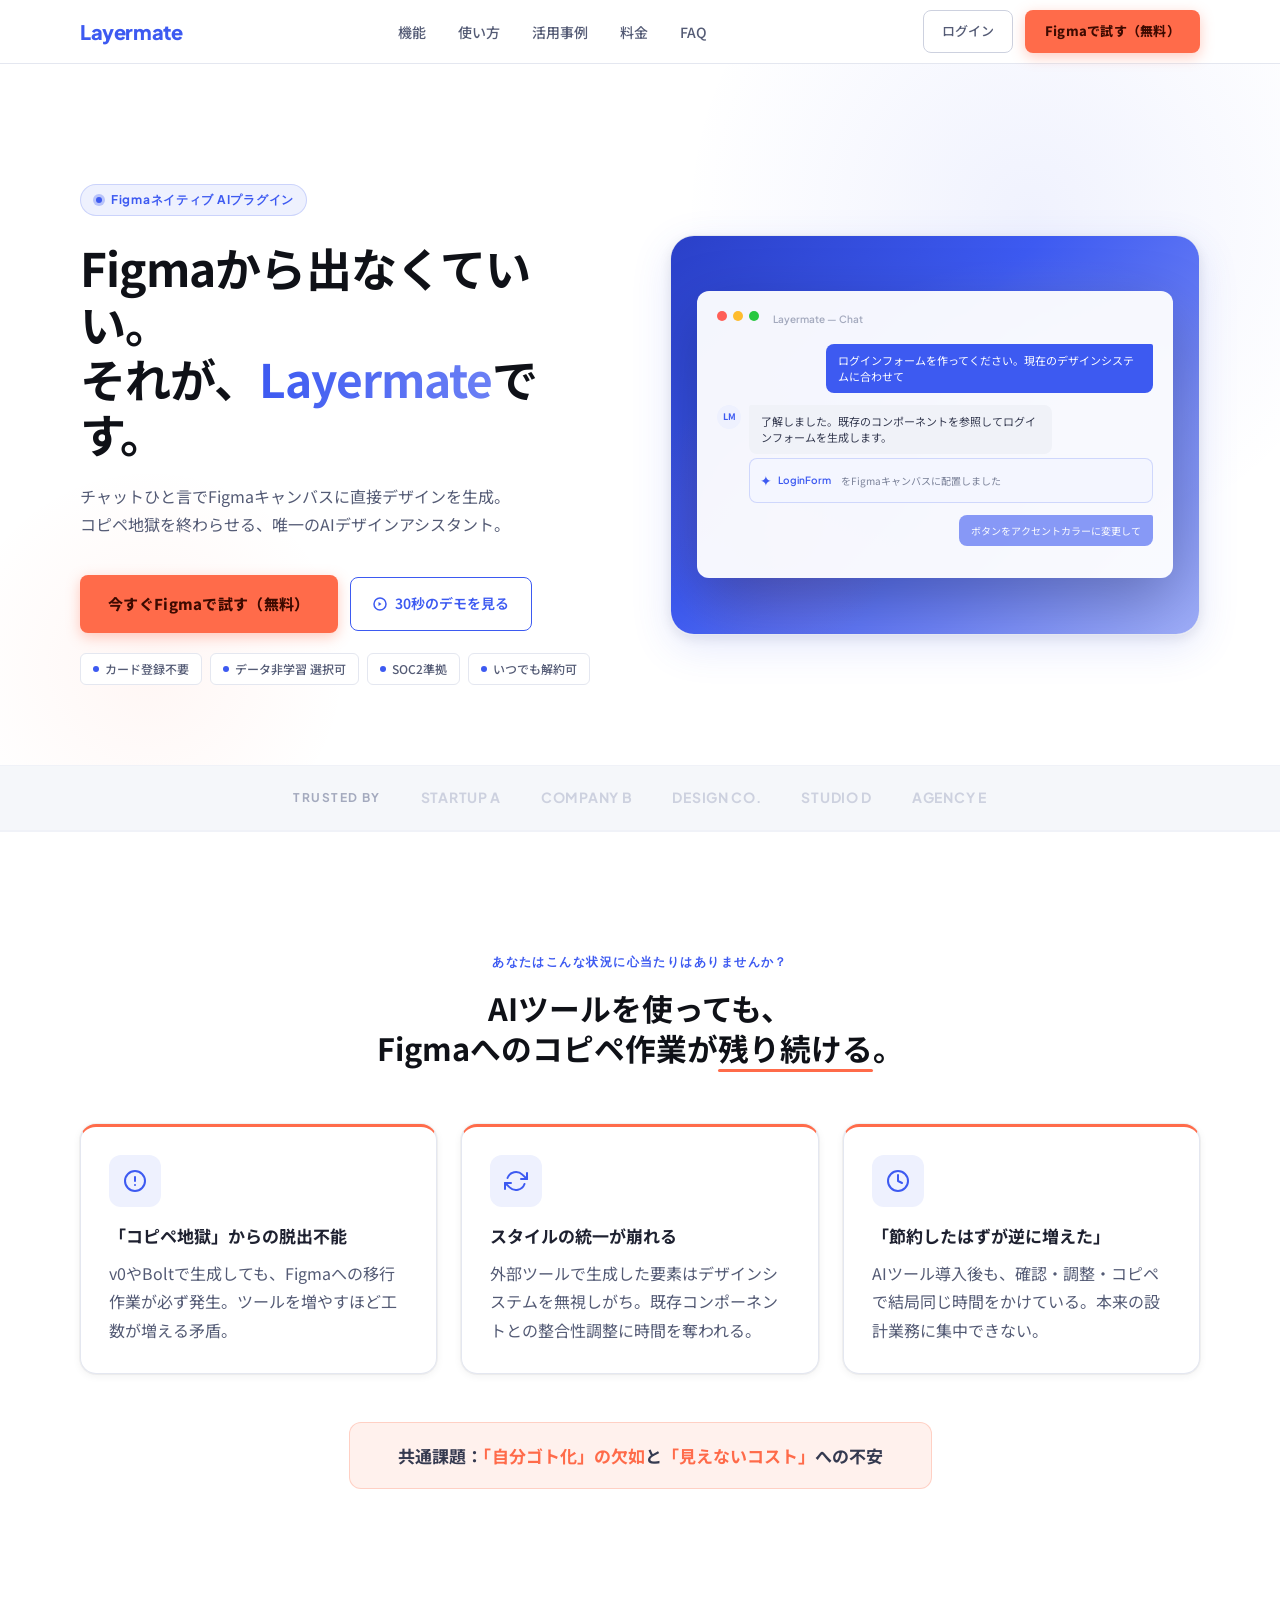
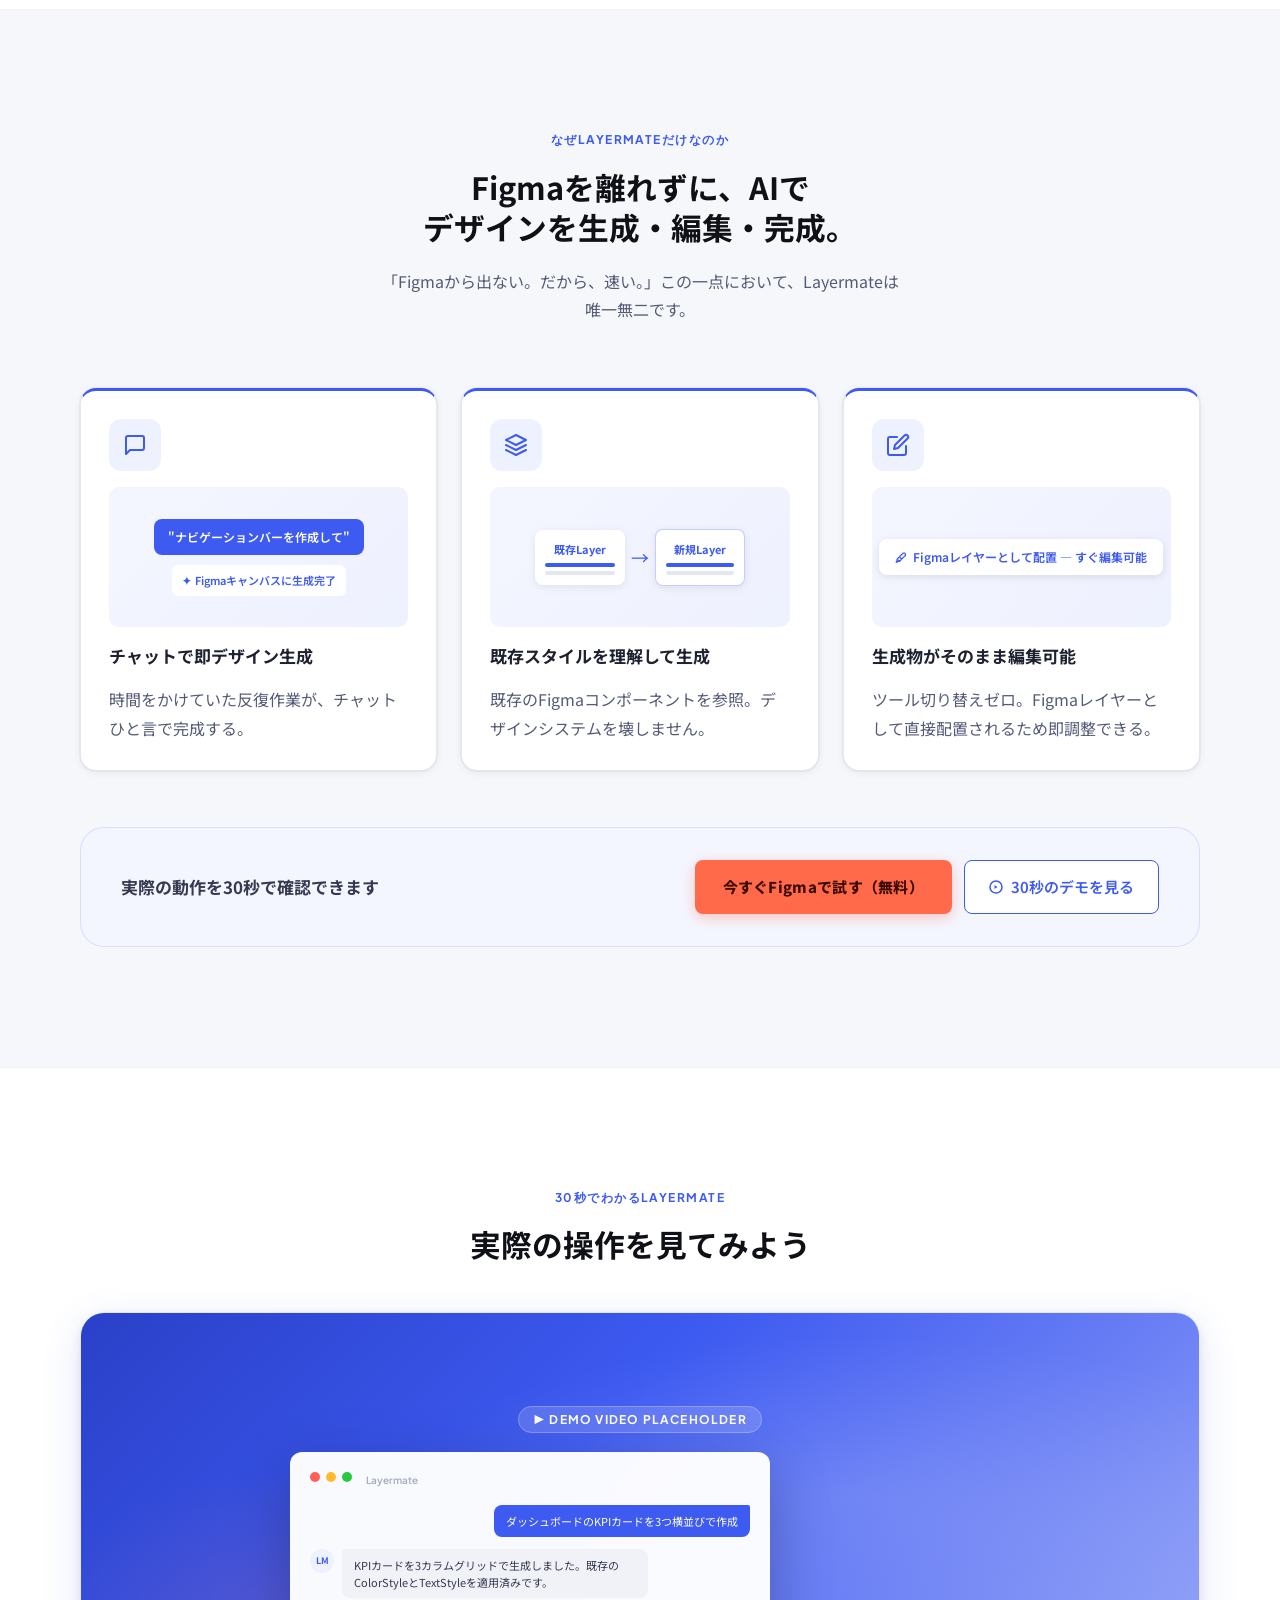
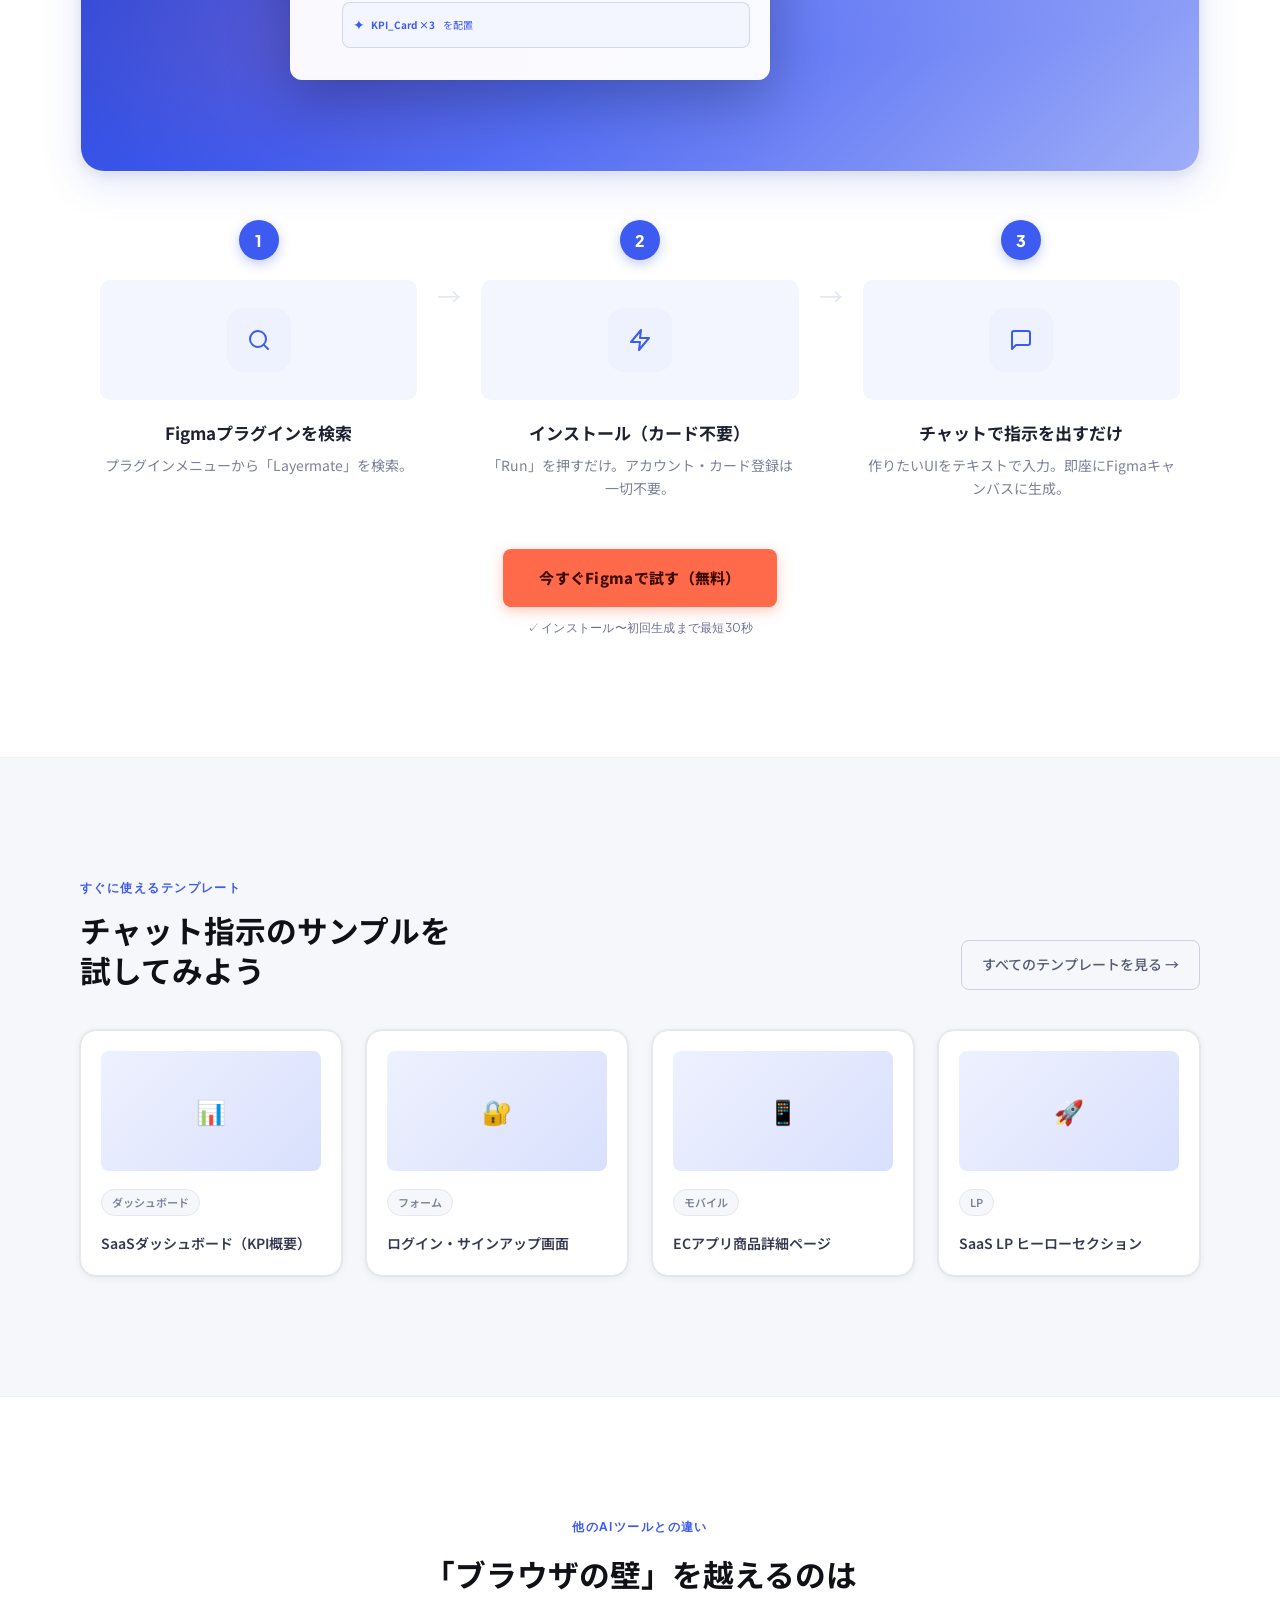
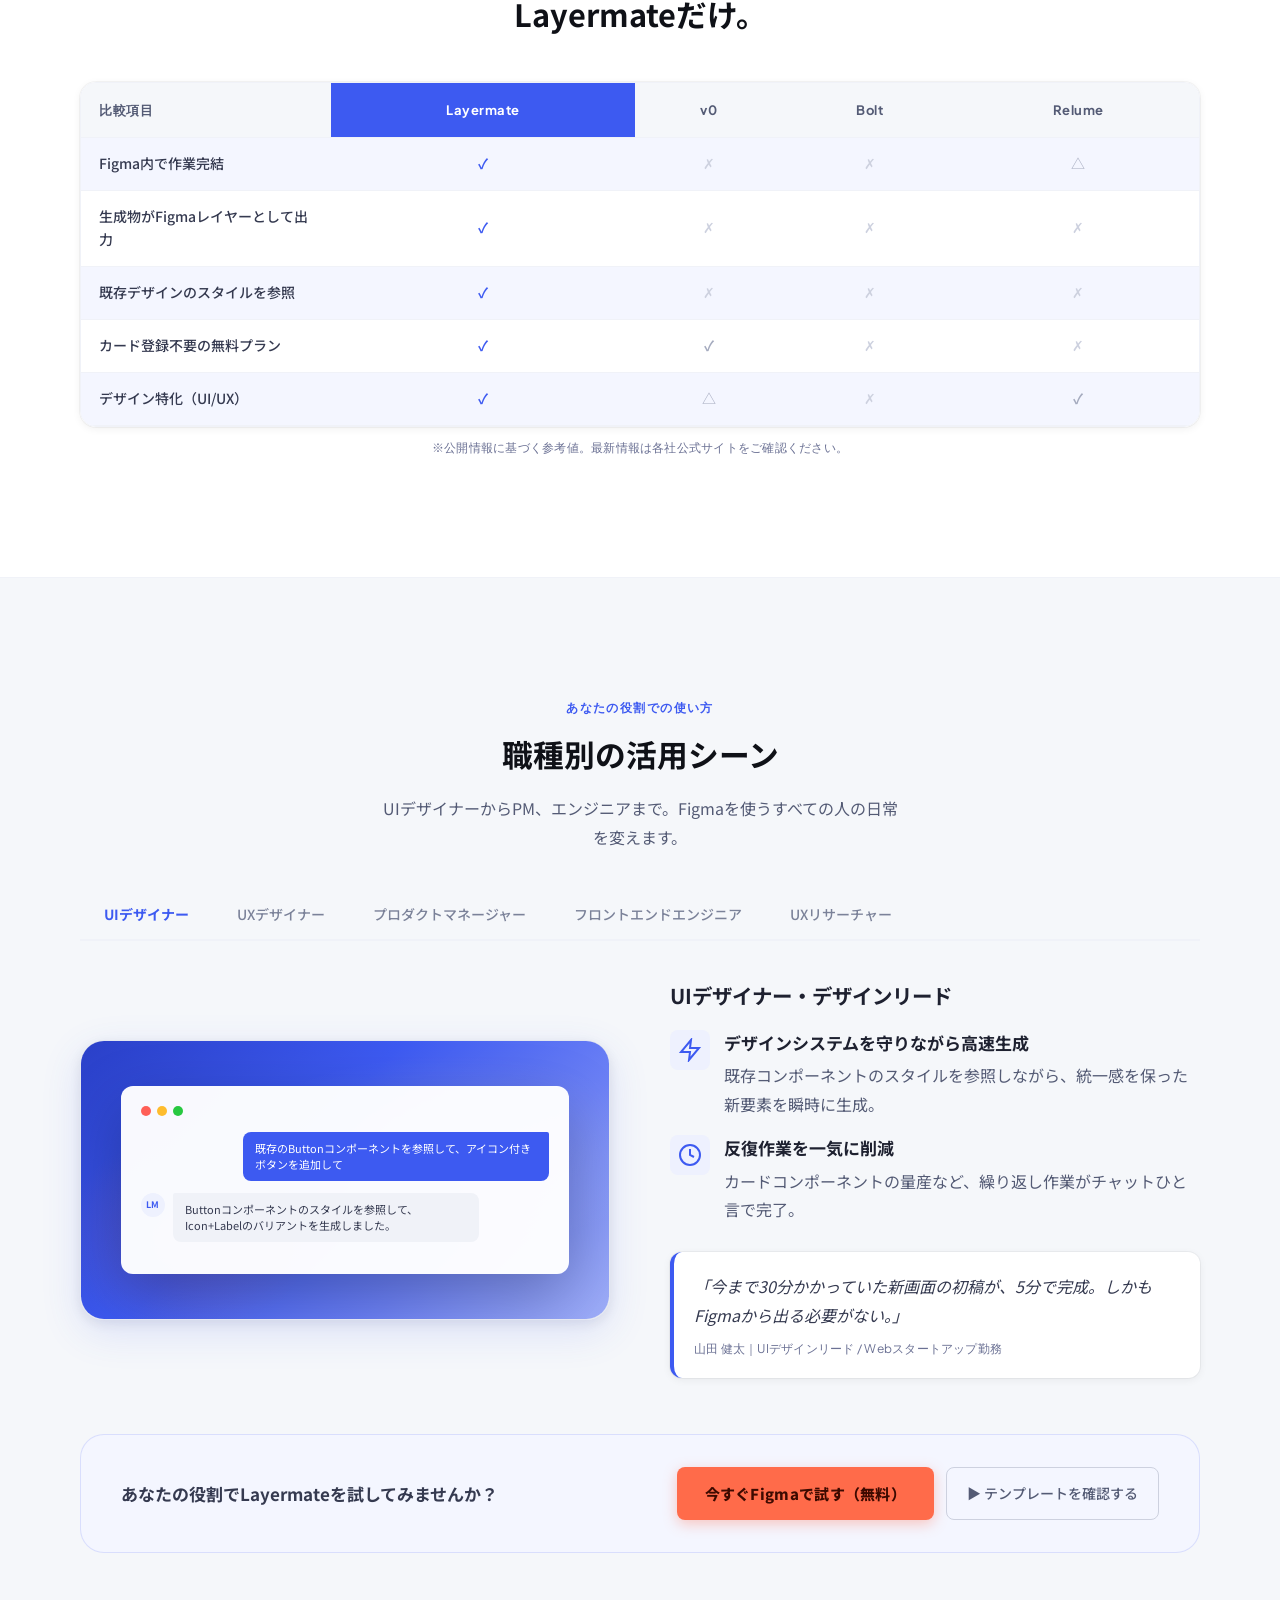
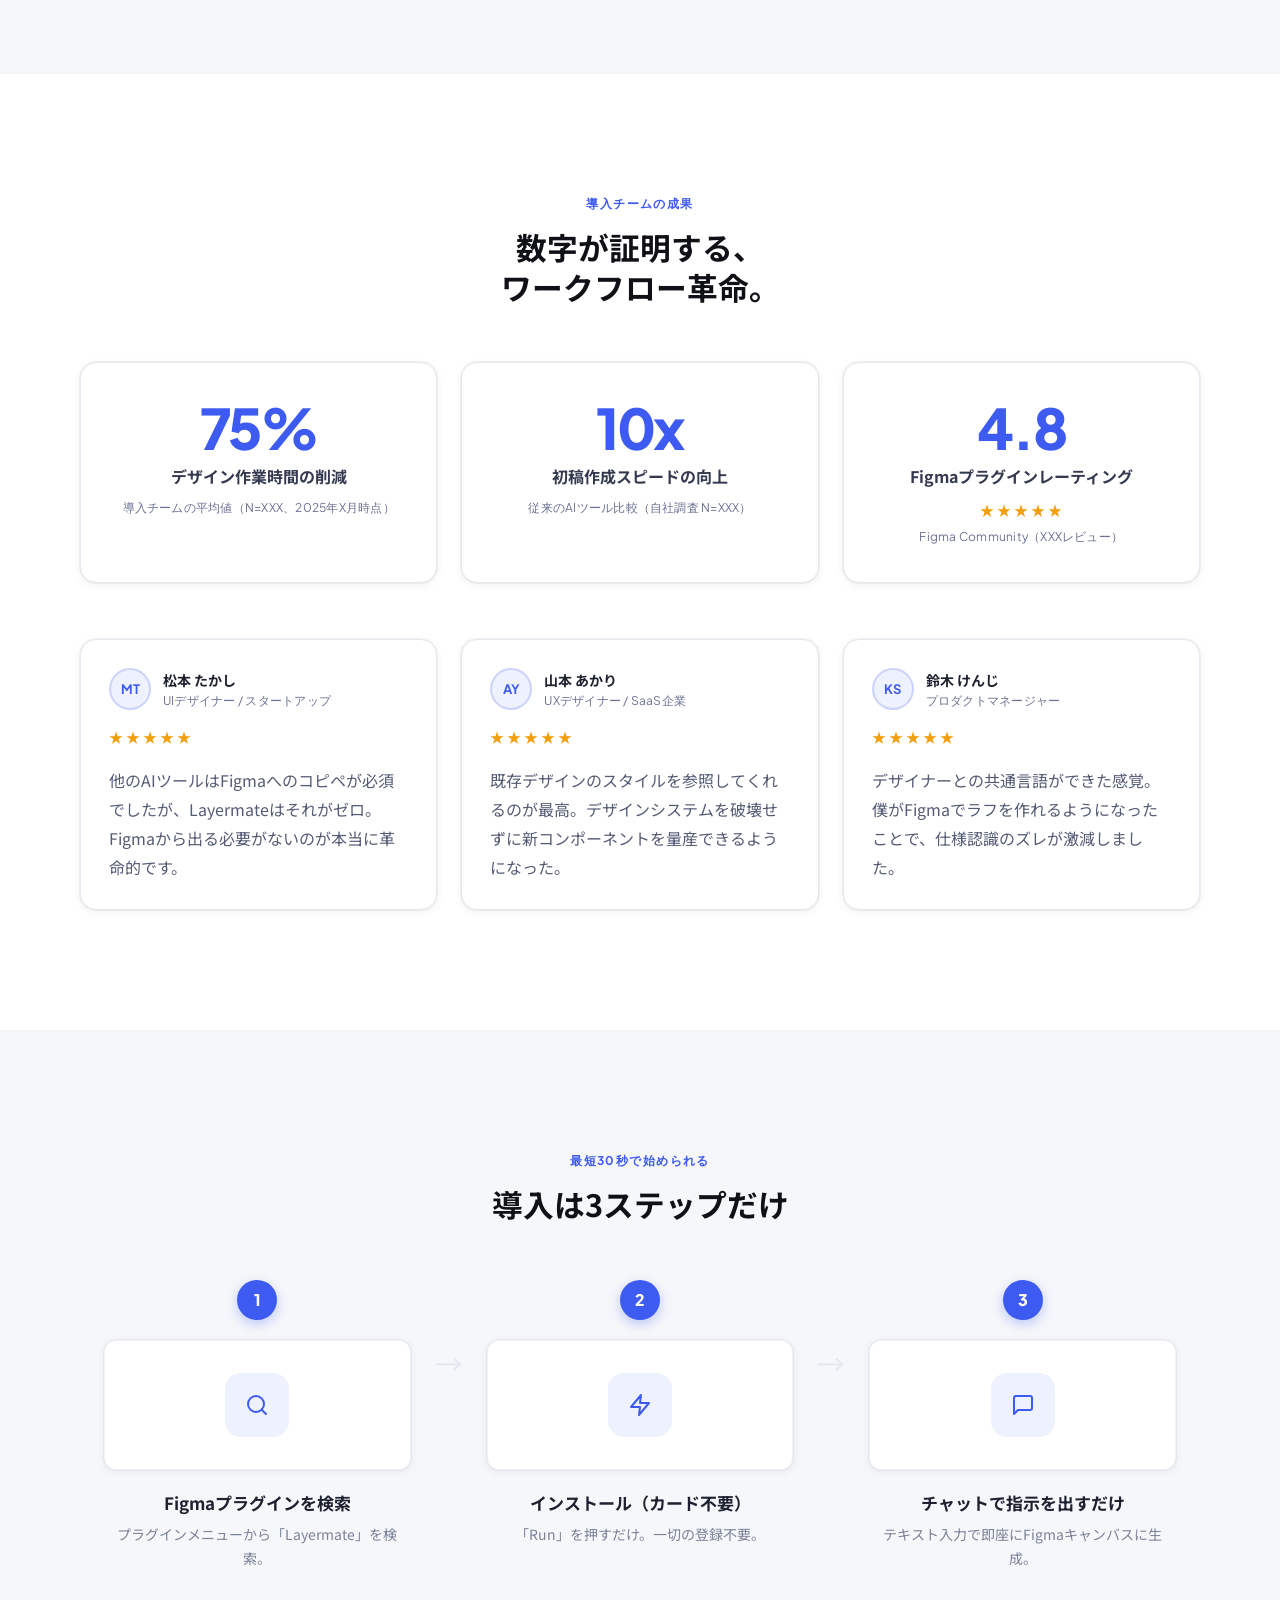
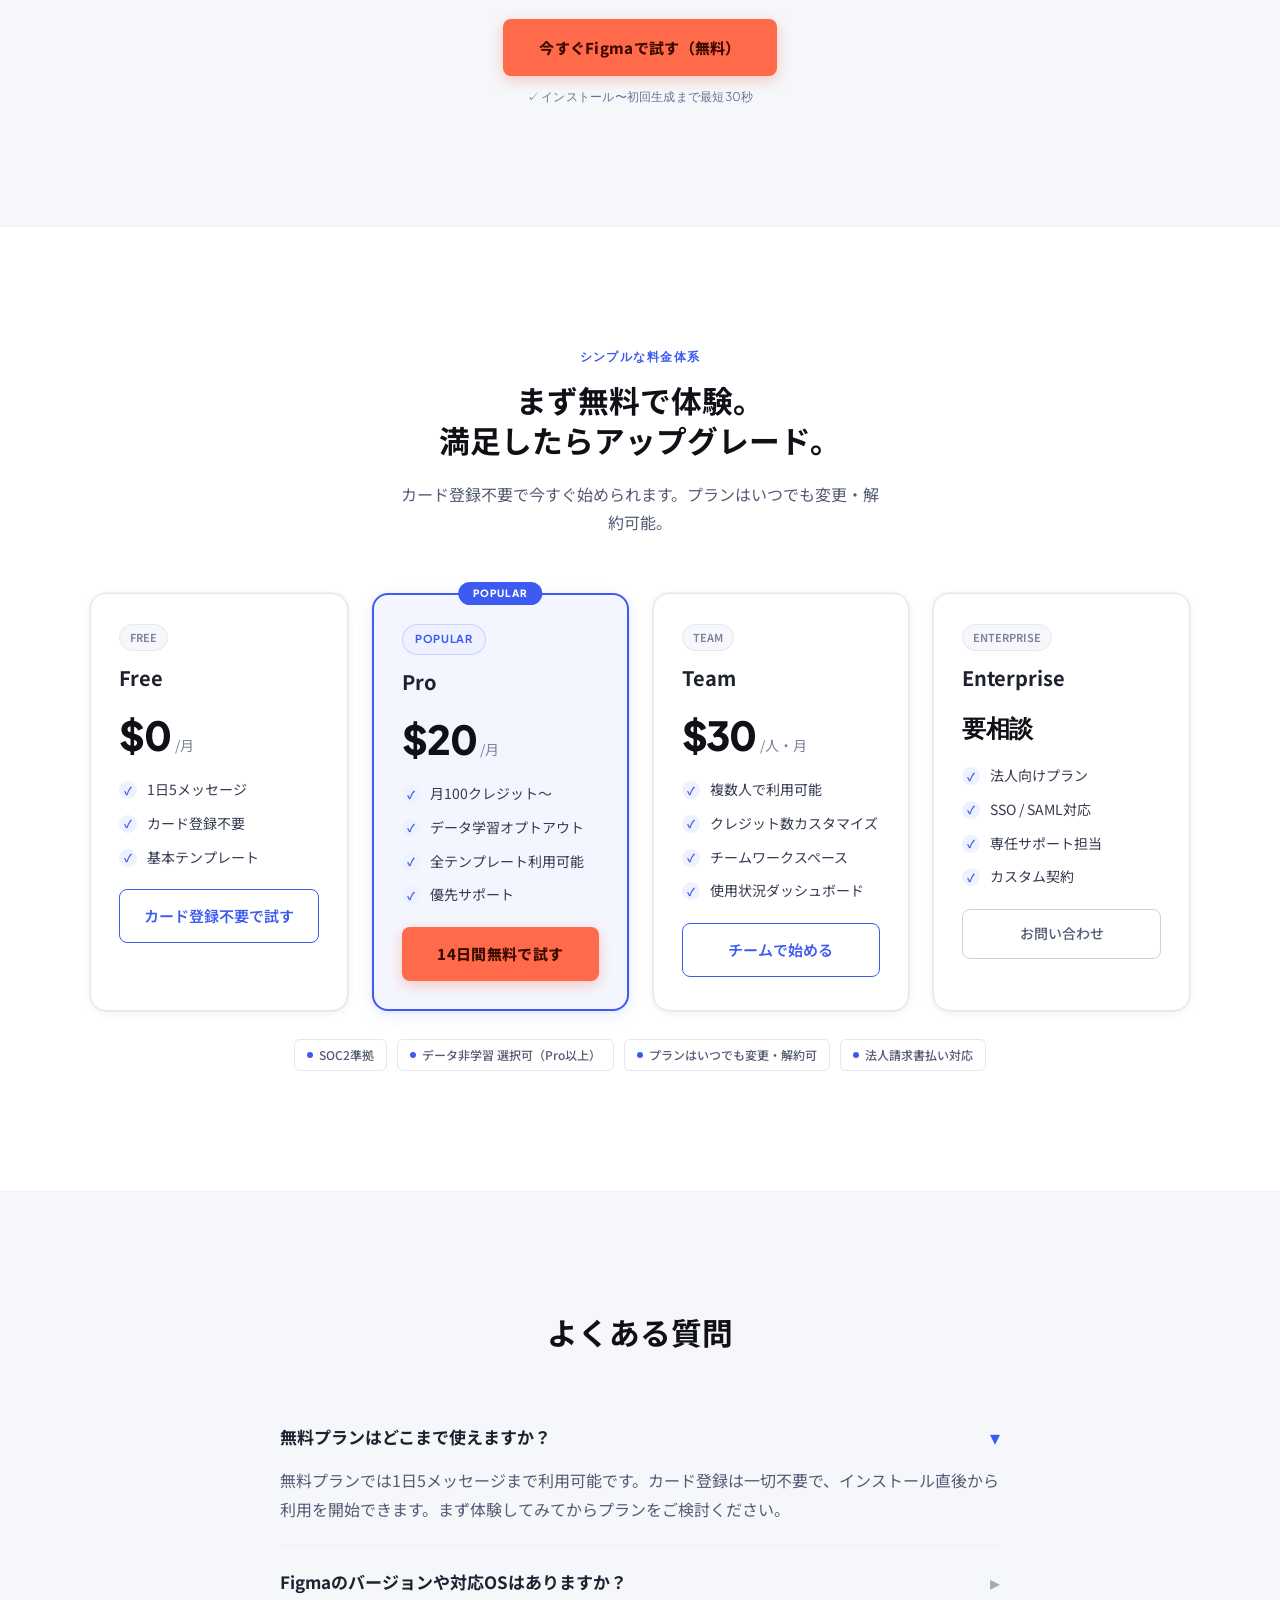
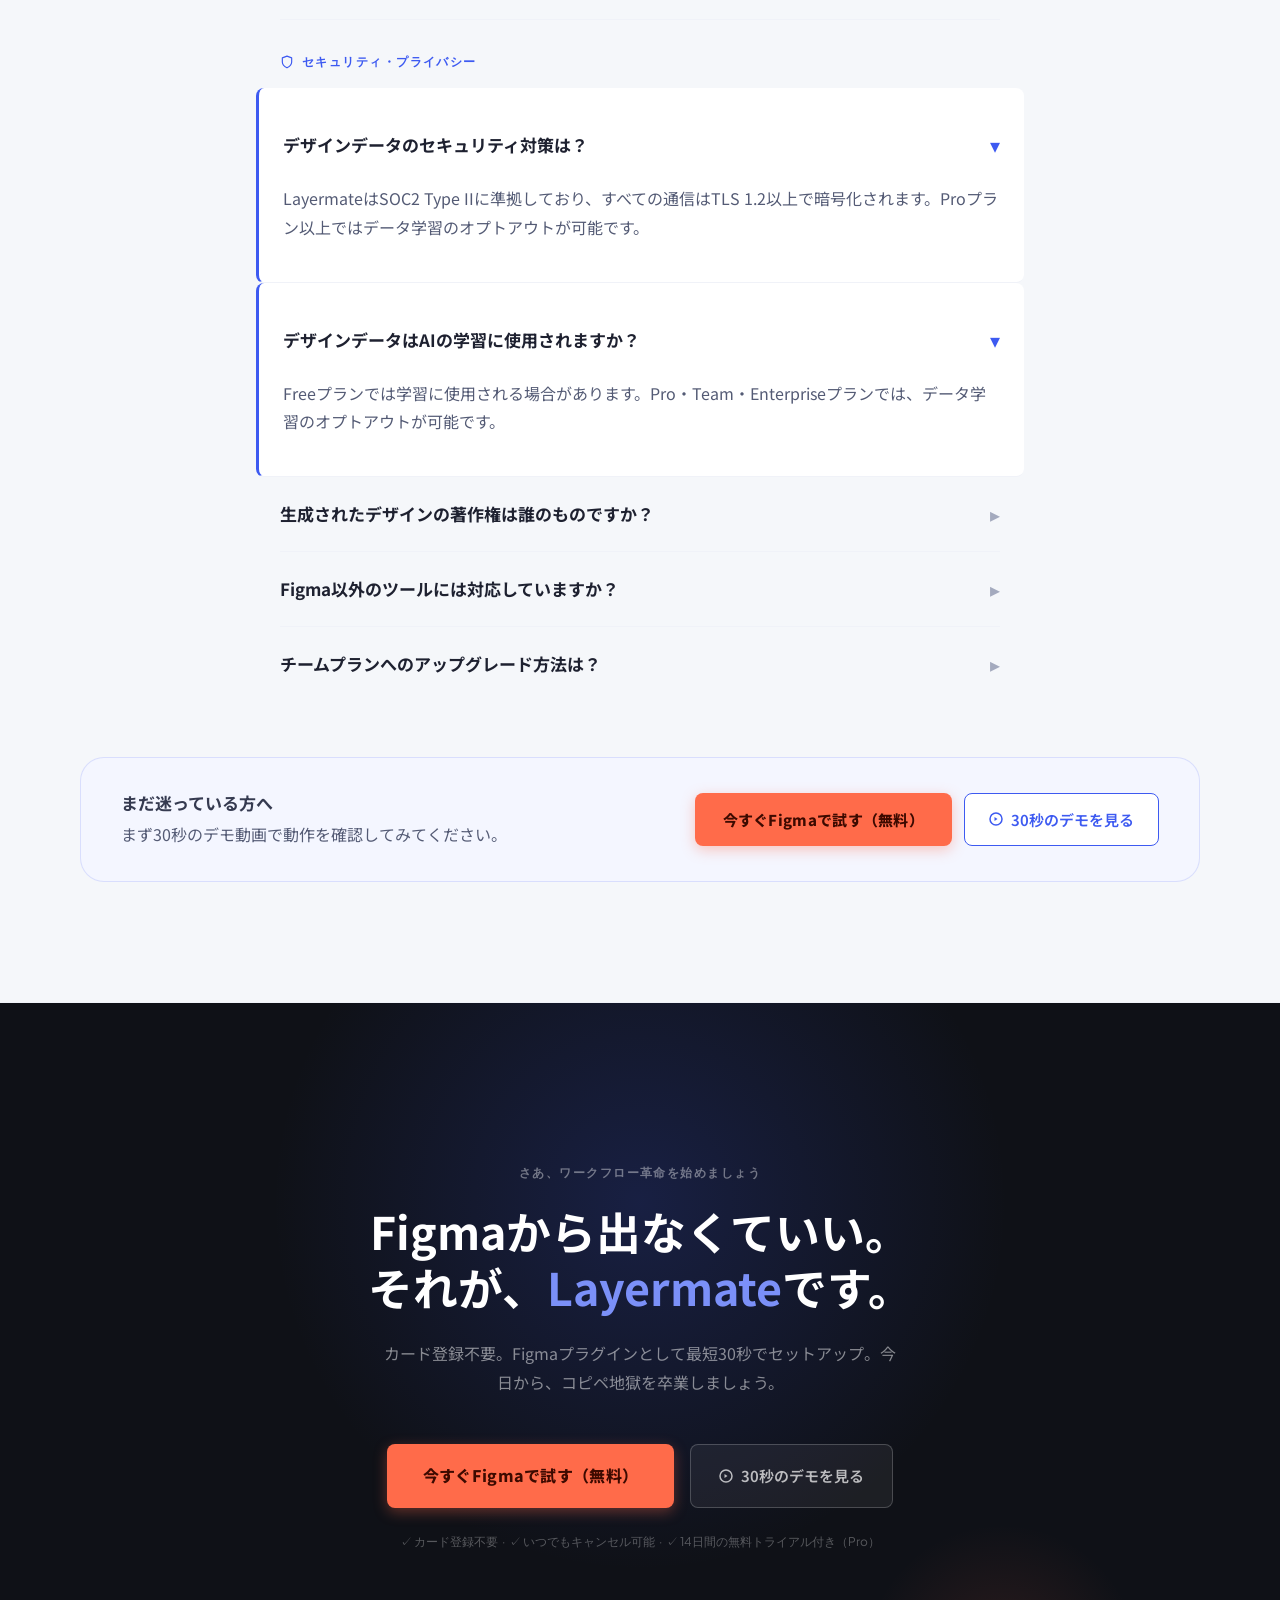
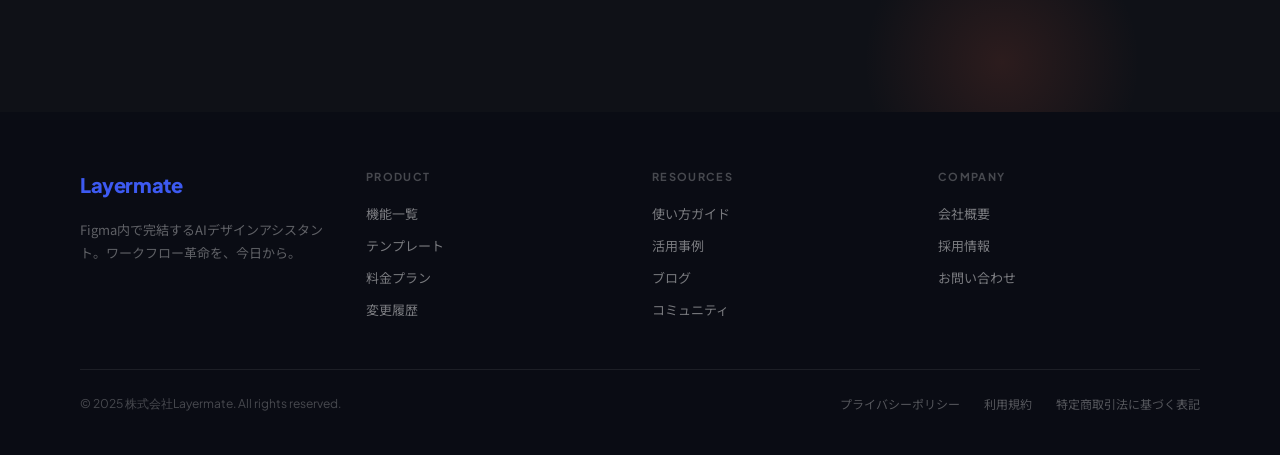
<file: layermate-lp/index.html>
<!DOCTYPE html>
<html lang="ja">
<head>
<meta charset="UTF-8">
<meta name="viewport" content="width=device-width, initial-scale=1.0">
<title>Layermate — デザインカンプ</title>
<link rel="preconnect" href="https://fonts.googleapis.com">
<link rel="preconnect" href="https://fonts.gstatic.com" crossorigin>
<link href="https://fonts.googleapis.com/css2?family=Noto+Sans+JP:wght@400;500;600;700&family=Plus+Jakarta+Sans:wght@400;500;600;700;800&display=swap" rel="stylesheet">

<style>
/* ============================================================
   DESIGN TOKENS
   Base   #F5F7FA  70%
   Main   #3D5AF1  25%
   Accent #FF6B4A   5%
============================================================ */
:root {
  /* Brand */
  --base:        #F5F7FA;
  --base-dark:   #E8ECF4;
  --main:        #3D5AF1;
  --main-dark:   #2A40C8;
  --main-light:  #EEF1FE;
  --main-faint:  #F4F6FF;
  --accent:      #FF6B4A;
  --accent-dark: #E5522E;
  --accent-light:#FFF1ED;

  /* Neutrals */
  --ink-900: #0F1117;
  --ink-800: #1E2130;
  --ink-700: #353A50;
  --ink-600: #545B75;
  --ink-500: #7B8299;
  --ink-400: #A4AABE;
  --ink-300: #CDD1DF;
  --ink-200: #E4E7F0;
  --ink-100: #F0F2F8;
  --white:   #FFFFFF;

  /* Layout */
  --max-w:  1440px;
  --margin: 80px;
  --gutter: 24px;
  --r-sm:   8px;
  --r-md:   12px;
  --r-lg:   16px;
  --r-xl:   24px;

  /* Type */
  --jp: 'Noto Sans JP', sans-serif;
  --en: 'Plus Jakarta Sans', sans-serif;

  /* Shadow */
  --shadow-sm:  0 1px 3px rgba(15,17,23,.06), 0 1px 2px rgba(15,17,23,.04);
  --shadow-md:  0 4px 16px rgba(61,90,241,.10), 0 1px 4px rgba(15,17,23,.06);
  --shadow-lg:  0 12px 40px rgba(61,90,241,.14), 0 4px 12px rgba(15,17,23,.08);
  --shadow-card:0 2px 8px rgba(15,17,23,.06), 0 0 0 1px rgba(15,17,23,.04);
}

/* ===== RESET ===== */
*, *::before, *::after { box-sizing: border-box; margin: 0; padding: 0; }
html { scroll-behavior: smooth; }

body {
  background: var(--base);
  font-family: var(--jp);
  color: var(--ink-800);
  font-size: 16px;
  line-height: 1.7;
  -webkit-font-smoothing: antialiased;
}

/* ===== LAYOUT ===== */
.page { max-width: var(--max-w); margin: 0 auto; background: var(--white); overflow: hidden; }
.container {
  max-width: calc(var(--max-w) - 160px);
  margin: 0 auto;
  padding: 0 var(--margin);
  width: 100%;
}
.section       { padding: 120px 0; }
.section-sm    { padding: 72px 0; }
.section-lg    { padding: 160px 0; }

/* ===== GRID ===== */
.grid-12 { display: grid; grid-template-columns: repeat(12,1fr); gap: var(--gutter); }
.grid-4  { display: grid; grid-template-columns: repeat(4,1fr);  gap: var(--gutter); }
.grid-3  { display: grid; grid-template-columns: repeat(3,1fr);  gap: var(--gutter); }
.grid-2  { display: grid; grid-template-columns: repeat(2,1fr);  gap: var(--gutter); }
.col-6  { grid-column: span 6; }
.col-5  { grid-column: span 5; }
.col-7  { grid-column: span 7; }
.col-4  { grid-column: span 4; }
.col-8  { grid-column: span 8; }
.col-12 { grid-column: span 12; }

/* ===== TYPE SCALE ===== */
.t-display {
  font-family: var(--en);
  font-size: clamp(36px, 4vw, 56px);
  font-weight: 800;
  line-height: 1.1;
  letter-spacing: -0.03em;
  color: var(--ink-900);
}
.t-display-jp {
  font-family: var(--jp);
  font-size: clamp(32px, 3.6vw, 52px);
  font-weight: 700;
  line-height: 1.2;
  letter-spacing: -0.02em;
  color: var(--ink-900);
}
.t-h2 {
  font-family: var(--jp);
  font-size: clamp(24px, 2.4vw, 36px);
  font-weight: 700;
  line-height: 1.3;
  color: var(--ink-900);
}
.t-h3 {
  font-family: var(--jp);
  font-size: clamp(18px, 1.6vw, 22px);
  font-weight: 700;
  line-height: 1.4;
  color: var(--ink-800);
}
.t-h4 {
  font-family: var(--jp);
  font-size: 17px; font-weight: 700; line-height: 1.5; color: var(--ink-800);
}
.t-body  { font-size: 16px; line-height: 1.8; color: var(--ink-600); } /* FIX-2: 15px→16px WCAG推奨基準に準拠 */
.t-body-sm { font-size: 14px; line-height: 1.7; color: var(--ink-500); }
.t-caption { font-family: var(--en); font-size: 12px; line-height: 1.5; color: #6B7194; letter-spacing: 0.02em; } /* FIX-3: #A4AABE→#6B7194 コントラスト比 約4.6:1 WCAG AA合格 */
.t-label {
  font-family: var(--en);
  font-size: 12px; font-weight: 700; letter-spacing: 0.12em; text-transform: uppercase;
  color: var(--main);
}

/* ===== BUTTONS ===== */
.btn-primary {
  display: inline-flex; align-items: center; gap: 8px;
  background: var(--accent);
  color: #3D0A00; /* FIX-1: #FFFFFF→#3D0A00 コントラスト比 約6.1:1 WCAG AA合格 */
  padding: 14px 28px;
  border-radius: 8px;
  font-family: var(--jp);
  font-size: 15px; font-weight: 800; /* FIX-1: 700→800 視認性強化 */
  letter-spacing: 0.02em;
  border: none; cursor: pointer;
  box-shadow: 0 4px 14px rgba(255,107,74,.35);
  transition: transform .15s, box-shadow .15s;
  white-space: nowrap;
}
.btn-primary:hover { transform: translateY(-1px); box-shadow: 0 6px 20px rgba(255,107,74,.45); }

.btn-secondary {
  display: inline-flex; align-items: center; gap: 8px;
  background: var(--white);
  color: var(--main);
  padding: 13px 24px;
  border-radius: 8px;
  font-family: var(--jp);
  font-size: 15px; font-weight: 600;
  border: 1.5px solid var(--main);
  cursor: pointer;
  white-space: nowrap;
  transition: background .15s;
}
.btn-secondary:hover { background: var(--main-faint); }

.btn-ghost {
  display: inline-flex; align-items: center; gap: 8px;
  background: transparent; color: var(--ink-600);
  padding: 12px 20px; border-radius: 8px;
  font-size: 14px; font-weight: 500;
  border: 1.5px solid var(--ink-300);
  cursor: pointer; white-space: nowrap;
  transition: border-color .15s, color .15s;
}
.btn-ghost:hover { border-color: var(--main); color: var(--main); }

/* ===== TAGS / BADGES ===== */
.tag-main {
  display: inline-flex; align-items: center; gap: 6px;
  background: var(--main-light); color: var(--main);
  font-family: var(--en); font-size: 12px; font-weight: 700;
  letter-spacing: 0.06em; padding: 5px 12px;
  border-radius: 20px; border: 1px solid rgba(61,90,241,.2);
}
.tag-category {
  display: inline-block;
  background: var(--base); color: var(--ink-500);
  font-size: 11px; font-weight: 600;
  padding: 3px 10px; border-radius: 20px;
  border: 1px solid var(--ink-200);
}

/* ===== CARDS ===== */
.card-base {
  background: var(--white);
  border: 1px solid var(--ink-200);
  border-radius: var(--r-lg);
  padding: 32px;
  box-shadow: var(--shadow-card);
  transition: box-shadow .2s, transform .2s;
}
.card-base:hover { box-shadow: var(--shadow-md); transform: translateY(-2px); }

.card-tinted {
  background: var(--main-faint);
  border: 1px solid rgba(61,90,241,.12);
  border-radius: var(--r-lg);
  padding: 32px;
}

/* ===== NAV ===== */
.nav {
  position: sticky; top: 0; z-index: 200;
  background: rgba(255,255,255,.90);
  backdrop-filter: blur(16px);
  -webkit-backdrop-filter: blur(16px);
  border-bottom: 1px solid var(--ink-200);
  padding: 0 var(--margin);
  height: 64px;
  display: flex; align-items: center; justify-content: space-between;
}
.nav-logo {
  font-family: var(--en); font-size: 20px; font-weight: 800;
  color: var(--main); letter-spacing: -0.02em;
}
.nav-links { display: flex; gap: 32px; align-items: center; list-style: none; }
.nav-links li a {
  font-size: 14px; font-weight: 500; color: var(--ink-600);
  text-decoration: none; transition: color .15s;
}
.nav-links li a:hover { color: var(--main); }

/* ===== TRUST BADGES ===== */
.trust-badge {
  display: inline-flex; align-items: center; gap: 6px;
  border: 1px solid var(--ink-200); border-radius: 6px;
  padding: 5px 12px; font-family: var(--jp); font-size: 12px; font-weight: 500;
  color: var(--ink-600); background: var(--white);
}
.trust-dot {
  width: 6px; height: 6px; border-radius: 50%;
  background: var(--main); flex-shrink: 0;
}

/* ===== ICON BOX ===== */
.icon-wrap {
  width: 52px; height: 52px;
  background: var(--main-light);
  border-radius: var(--r-md);
  display: flex; align-items: center; justify-content: center;
  flex-shrink: 0;
}
.icon-wrap svg { width: 24px; height: 24px; }

/* ===== DEMO IMAGE ===== */
.demo-screen {
  border-radius: var(--r-xl);
  overflow: hidden;
  box-shadow: var(--shadow-lg);
  border: 1px solid var(--ink-200);
}

/* ===== FEATURE CARD ===== */
.feature-card {
  background: var(--white);
  border: 1px solid var(--ink-200);
  border-radius: var(--r-lg);
  padding: 28px;
  box-shadow: var(--shadow-card);
  display: flex; flex-direction: column; gap: 16px;
  transition: box-shadow .2s, transform .2s;
}
.feature-card:hover { box-shadow: var(--shadow-md); transform: translateY(-3px); }
.feature-card-top { border-top: 3px solid var(--main); }

/* ===== PROBLEM CARD ===== */
.problem-card {
  background: var(--white);
  border: 1px solid var(--ink-200);
  border-radius: var(--r-lg);
  padding: 28px;
  box-shadow: var(--shadow-card);
  border-top: 3px solid var(--accent);
}

/* ===== COMPARE TABLE ===== */
.compare-table { width: 100%; border-collapse: separate; border-spacing: 0; }
.compare-table th, .compare-table td {
  padding: 14px 18px; font-size: 14px;
  text-align: center; vertical-align: middle;
  border-bottom: 1px solid var(--ink-100);
}
.compare-table thead th { 
  background: var(--base); font-family: var(--en); font-weight: 700;
  color: var(--ink-600); font-size: 13px; letter-spacing: 0.04em;
  padding-top: 16px; padding-bottom: 16px;
}
.compare-table thead th:first-child { border-radius: var(--r-sm) 0 0 0; }
.compare-table thead th:last-child  { border-radius: 0 var(--r-sm) 0 0; }
.compare-table td:first-child { text-align: left; color: var(--ink-700); font-weight: 500; }
.compare-table tr.hl td { background: var(--main-faint); }
.compare-table thead th.col-lm { background: var(--main); color: var(--white); }
.check-icon { color: var(--main); font-size: 18px; font-weight: 700; }
.cross-icon { color: var(--ink-300); font-size: 16px; }
.partial-icon { color: var(--ink-400); font-size: 14px; }

/* ===== TABS ===== */
.tab-list {
  display: flex; gap: 0;
  border-bottom: 2px solid var(--ink-100);
  margin-bottom: 40px;
  overflow-x: auto; -webkit-overflow-scrolling: touch;
}
.tab-list::-webkit-scrollbar { height: 0; }
.tab-item {
  padding: 12px 24px; white-space: nowrap;
  font-size: 14px; font-weight: 500; color: var(--ink-500);
  cursor: pointer; flex-shrink: 0;
  border-bottom: 2px solid transparent; margin-bottom: -2px;
  transition: color .15s;
}
.tab-item.active {
  border-bottom-color: var(--main);
  font-weight: 700; color: var(--main);
}

/* ===== PRICING ===== */
.pricing-card {
  border: 1px solid var(--ink-200); border-radius: var(--r-lg);
  padding: 28px; background: var(--white);
  display: flex; flex-direction: column; gap: 20px;
  box-shadow: var(--shadow-card);
}
.pricing-card.featured {
  border: 2px solid var(--main);
  background: var(--main-faint); position: relative;
  box-shadow: var(--shadow-md);
}
.pricing-card.featured::before {
  content: 'POPULAR';
  position: absolute; top: -13px; left: 50%; transform: translateX(-50%);
  background: var(--main); color: var(--white);
  font-family: var(--en); font-size: 10px; font-weight: 800;
  letter-spacing: 0.12em; padding: 3px 14px; border-radius: 20px;
}
.price-val {
  font-family: var(--en); font-size: 40px; font-weight: 800;
  color: var(--ink-900); letter-spacing: -0.03em; line-height: 1;
}
.price-per { font-size: 14px; color: var(--ink-500); margin-left: 4px; }
.feat-list { list-style: none; display: flex; flex-direction: column; gap: 10px; }
.feat-list li { display: flex; align-items: center; gap: 10px; font-size: 14px; color: var(--ink-700); }
.feat-list li::before {
  content: '✓'; flex-shrink: 0; width: 18px; height: 18px;
  background: var(--main-light); color: var(--main); font-size: 11px; font-weight: 700;
  border-radius: 50%; display: flex; align-items: center; justify-content: center;
}

/* ===== STEP ===== */
.step-num {
  width: 40px; height: 40px; border-radius: 50%;
  background: var(--main); color: var(--white);
  font-family: var(--en); font-size: 16px; font-weight: 800;
  display: flex; align-items: center; justify-content: center; flex-shrink: 0;
  box-shadow: 0 4px 12px rgba(61,90,241,.30);
}

/* ===== TESTIMONIAL ===== */
.testimonial-card {
  background: var(--white);
  border: 1px solid var(--ink-200);
  border-radius: var(--r-lg);
  padding: 28px;
  box-shadow: var(--shadow-card);
  display: flex; flex-direction: column; gap: 16px;
}

/* ===== STARS ===== */
.stars { display: flex; gap: 3px; }
.star {
  font-size: 14px; color: #F59E0B;
}

/* ===== AVATAR ===== */
.avatar {
  width: 42px; height: 42px; border-radius: 50%;
  background: var(--main-light);
  border: 2px solid rgba(61,90,241,.2);
  display: flex; align-items: center; justify-content: center;
  font-family: var(--en); font-size: 13px; font-weight: 700;
  color: var(--main); flex-shrink: 0;
}

/* ===== FAQ ===== */
.faq-item {
  padding: 20px 0;
  border-bottom: 1px solid var(--ink-100);
}
.faq-q {
  display: flex; justify-content: space-between; align-items: center; gap: 16px;
  cursor: pointer;
}
.faq-icon { font-size: 20px; color: var(--ink-400); flex-shrink: 0; }
.faq-a { margin-top: 12px; }

/* ===== CTA BAND ===== */
.cta-band {
  background: var(--main-faint);
  border: 1px solid rgba(61,90,241,.15);
  border-radius: var(--r-xl);
  padding: 32px 40px;
  display: flex; align-items: center; justify-content: space-between;
  gap: 24px; flex-wrap: wrap;
  margin-top: 56px;
}

/* ===== STAT BOX ===== */
.stat-box {
  background: var(--white);
  border: 1px solid var(--ink-200);
  border-radius: var(--r-lg);
  padding: 36px 28px;
  text-align: center;
  box-shadow: var(--shadow-card);
}
.stat-num {
  font-family: var(--en); font-size: 56px; font-weight: 800;
  color: var(--main); line-height: 1; letter-spacing: -0.04em;
}

/* ===== SECTION DIVIDER ===== */
.sec-div { height: 1px; background: var(--ink-100); }

/* ===== DUMMY IMAGE (CSS-generated) ===== */
.img-demo {
  width: 100%; height: 100%;
  background:
    linear-gradient(135deg, #2A40C8 0%, #3D5AF1 40%, #6B80F5 70%, #9FAEF8 100%);
  display: flex; align-items: center; justify-content: center;
  position: relative; overflow: hidden;
}
.img-demo::before {
  content: '';
  position: absolute; inset: 0;
  background:
    radial-gradient(ellipse 60% 50% at 70% 40%, rgba(255,255,255,.12) 0%, transparent 70%),
    radial-gradient(ellipse 40% 60% at 20% 70%, rgba(255,107,74,.15) 0%, transparent 60%);
}
/* UI mock inside demo */
.ui-mock {
  position: relative; z-index: 1;
  width: 90%; max-width: 480px;
  background: rgba(255,255,255,.95);
  border-radius: 12px;
  padding: 20px;
  box-shadow: 0 20px 60px rgba(0,0,0,.25);
}
.ui-mock-bar {
  display: flex; gap: 6px; margin-bottom: 16px;
}
.ui-mock-dot { width: 10px; height: 10px; border-radius: 50%; }
.ui-chat-row { display: flex; gap: 8px; margin-bottom: 12px; align-items: flex-start; }
.ui-bubble {
  padding: 8px 12px; border-radius: 8px; font-size: 11px; line-height: 1.5;
  max-width: 75%;
}
.ui-bubble.user { background: var(--main); color: #fff; margin-left: auto; border-radius: 8px 2px 8px 8px; }
.ui-bubble.ai   { background: #F0F2F8; color: #353A50; border-radius: 2px 8px 8px 8px; }
.ui-avatar-sm {
  width: 24px; height: 24px; border-radius: 50%;
  background: var(--main-light); display: flex; align-items: center; justify-content: center;
  font-size: 9px; font-weight: 700; color: var(--main); flex-shrink: 0;
}
.ui-generated {
  background: var(--main-faint); border: 1px solid rgba(61,90,241,.2);
  border-radius: 8px; padding: 10px; margin-top: 4px; font-size: 10px; color: var(--main);
  display: flex; align-items: center; gap: 6px;
}
.ui-layer-icon { font-size: 14px; }

/* Step image */
.img-step {
  width: 100%; height: 100%;
  display: flex; align-items: center; justify-content: center;
  flex-direction: column; gap: 8px;
  font-family: var(--en); font-size: 12px; font-weight: 600; color: var(--main);
  background: var(--main-faint);
}
.img-step-icon { font-size: 28px; }

/* Gradient heading highlight */
.text-gradient {
  background: linear-gradient(90deg, var(--main) 0%, #6B80F5 100%);
  -webkit-background-clip: text;
  -webkit-text-fill-color: transparent;
  background-clip: text;
}

/* Accent underline */
.accent-line {
  display: inline-block; position: relative;
}
.accent-line::after {
  content: '';
  position: absolute; left: 0; bottom: -4px;
  width: 100%; height: 3px;
  background: var(--accent);
  border-radius: 2px;
}

/* ===== RESPONSIVE ===== */
@media (max-width: 768px) {
  :root { --margin: 20px; --gutter: 16px; }
  .section  { padding: 80px 0; }
  .section-lg { padding: 100px 0; }
  .grid-12, .grid-4, .grid-3, .grid-2 { grid-template-columns: 1fr !important; }
  .col-6, .col-5, .col-7, .col-4, .col-8, .col-12 { grid-column: span 1; }
  .nav-links { display: none; }
  .nav { padding: 0 20px; }
  .cta-band { flex-direction: column; text-align: center; }
  .steps-row { flex-direction: column !important; }
  .step-arrow { display: none !important; }
  .pricing-grid { grid-template-columns: 1fr !important; }
  .trust-badges { flex-wrap: wrap !important; }
  .t-display-jp { font-size: 28px; }
  .t-h2 { font-size: 22px; }
}
</style>
</head>
<body>
<div class="page">

<!-- ===== NAV ===== -->
<nav class="nav">
  <div class="nav-logo">Layermate</div>
  <ul class="nav-links">
    <li><a href="#">機能</a></li>
    <li><a href="#">使い方</a></li>
    <li><a href="#">活用事例</a></li>
    <li><a href="#">料金</a></li>
    <li><a href="#">FAQ</a></li>
  </ul>
  <div style="display:flex;gap:12px;align-items:center;">
    <span class="btn-ghost" style="padding:9px 18px;font-size:13px;">ログイン</span>
    <span class="btn-primary" style="padding:10px 20px;font-size:13px;">Figmaで試す（無料）</span>
  </div>
</nav>


<!-- ===================================================
  01 FIRST VIEW
=================================================== -->
<section style="background: var(--white); padding: 120px var(--margin) 80px; position:relative; overflow:hidden;">
  <!-- 背景グラデーション装飾 -->
  <div style="position:absolute; top:-200px; right:-100px; width:700px; height:700px;
    background: radial-gradient(ellipse, rgba(61,90,241,.08) 0%, transparent 70%);
    pointer-events:none;"></div>
  <div style="position:absolute; bottom:-100px; left:-50px; width:400px; height:400px;
    background: radial-gradient(ellipse, rgba(255,107,74,.06) 0%, transparent 70%);
    pointer-events:none;"></div>

  <div style="max-width: calc(1440px - 160px); margin: 0 auto; position:relative;">

    <div class="grid-12" style="align-items:center; gap:60px;">
      <!-- LEFT -->
      <div class="col-6">
        <span class="tag-main" style="margin-bottom:24px; display:inline-flex;">
          <svg width="12" height="12" viewBox="0 0 12 12" fill="none"><circle cx="6" cy="6" r="6" fill="#3D5AF1" opacity=".3"/><circle cx="6" cy="6" r="3" fill="#3D5AF1"/></svg>
          Figmaネイティブ AIプラグイン
        </span>

        <h1 class="t-display-jp" style="margin-bottom:20px;">
          Figmaから出なくていい。<br>それが、<span class="text-gradient">Layermate</span>です。
        </h1>

        <p class="t-body" style="margin-bottom:36px; max-width:440px;">
          チャットひと言でFigmaキャンバスに直接デザインを生成。コピペ地獄を終わらせる、唯一のAIデザインアシスタント。
        </p>

        <div style="display:flex; gap:12px; align-items:center; flex-wrap:wrap; margin-bottom:20px;">
          <span class="btn-primary" style="font-size:15px; padding:16px 28px;">今すぐFigmaで試す（無料）</span>
          <span class="btn-secondary" style="font-size:14px; padding:14px 22px;">
            <svg width="14" height="14" viewBox="0 0 14 14" fill="none" style="flex-shrink:0;"><circle cx="7" cy="7" r="6" stroke="#3D5AF1" stroke-width="1.5"/><path d="M5.5 5l3 2-3 2V5z" fill="#3D5AF1"/></svg>
            30秒のデモを見る
          </span>
        </div>

        <!-- Trust badges -->
        <div class="trust-badges" style="display:flex; gap:8px; flex-wrap:wrap;">
          <span class="trust-badge"><span class="trust-dot"></span>カード登録不要</span>
          <span class="trust-badge"><span class="trust-dot"></span>データ非学習 選択可</span>
          <span class="trust-badge"><span class="trust-dot"></span>SOC2準拠</span>
          <span class="trust-badge"><span class="trust-dot"></span>いつでも解約可</span>
        </div>
      </div>

      <!-- RIGHT: デモ画面 -->
      <div class="col-6">
        <div class="demo-screen" style="height:400px;">
          <div class="img-demo">
            <!-- UI mockup -->
            <div class="ui-mock">
              <div class="ui-mock-bar">
                <div class="ui-mock-dot" style="background:#FF5F57;"></div>
                <div class="ui-mock-dot" style="background:#FEBC2E;"></div>
                <div class="ui-mock-dot" style="background:#28C840;"></div>
                <span style="margin-left:8px; font-family:'Plus Jakarta Sans',sans-serif; font-size:10px; color:#A4AABE; font-weight:600;">Layermate — Chat</span>
              </div>
              <div class="ui-chat-row" style="justify-content:flex-end;">
                <div class="ui-bubble user">ログインフォームを作ってください。現在のデザインシステムに合わせて</div>
              </div>
              <div class="ui-chat-row">
                <div class="ui-avatar-sm">LM</div>
                <div>
                  <div class="ui-bubble ai">了解しました。既存のコンポーネントを参照してログインフォームを生成します。</div>
                  <div class="ui-generated">
                    <span class="ui-layer-icon">✦</span>
                    <span style="font-family:'Plus Jakarta Sans',sans-serif; font-weight:600;">LoginForm</span>
                    <span style="color:#7B8299; margin-left:4px;">をFigmaキャンバスに配置しました</span>
                  </div>
                </div>
              </div>
              <div class="ui-chat-row" style="justify-content:flex-end; margin-top:4px;">
                <div class="ui-bubble user" style="font-size:10px; opacity:.6;">ボタンをアクセントカラーに変更して</div>
              </div>
            </div>
          </div>
        </div>
      </div>
    </div>
  </div>
</section>

<!-- Logo band -->
<div style="background:var(--base); border-top:1px solid var(--ink-100); border-bottom:1px solid var(--ink-100); padding:20px var(--margin);">
  <div style="max-width:calc(1440px - 160px); margin:0 auto; display:flex; align-items:center; gap:40px; flex-wrap:wrap; justify-content:center;">
    <p class="t-label" style="flex-shrink:0; color:var(--ink-400);">TRUSTED BY</p>
    <div style="display:flex; gap:40px; align-items:center; flex-wrap:wrap; justify-content:center;">
      <!-- ダミーロゴ（文字で表現） -->
      <span style="font-family:var(--en); font-size:14px; font-weight:700; color:var(--ink-300); letter-spacing:.05em;">STARTUP A</span>
      <span style="font-family:var(--en); font-size:14px; font-weight:700; color:var(--ink-300); letter-spacing:.05em;">COMPANY B</span>
      <span style="font-family:var(--en); font-size:14px; font-weight:700; color:var(--ink-300); letter-spacing:.05em;">DESIGN CO.</span>
      <span style="font-family:var(--en); font-size:14px; font-weight:700; color:var(--ink-300); letter-spacing:.05em;">STUDIO D</span>
      <span style="font-family:var(--en); font-size:14px; font-weight:700; color:var(--ink-300); letter-spacing:.05em;">AGENCY E</span>
    </div>
  </div>
</div>


<!-- ===================================================
  02 PROBLEM
=================================================== -->
<div class="sec-div"></div>
<section class="section" style="background:var(--white);">
  <div class="container">
    <div style="text-align:center; margin-bottom:56px;">
      <p class="t-label" style="margin-bottom:16px;">あなたはこんな状況に心当たりはありませんか？</p>
      <h2 class="t-h2">AIツールを使っても、<br>Figmaへのコピペ作業が<span class="accent-line">残り続ける</span>。</h2>
    </div>
    <div class="grid-3" style="margin-bottom:48px;">
      <div class="problem-card">
        <!-- FIX-4: 絵文字😤 → icon-wrap + SVG (alert-circle) に統一 -->
        <div class="icon-wrap" style="margin-bottom:16px;">
          <svg viewBox="0 0 24 24" fill="none" stroke="var(--main)" stroke-width="2" stroke-linecap="round" stroke-linejoin="round" width="24" height="24"><circle cx="12" cy="12" r="10"/><line x1="12" y1="8" x2="12" y2="12"/><line x1="12" y1="16" x2="12.01" y2="16"/></svg>
        </div>
        <h4 class="t-h4" style="margin-bottom:10px;">「コピペ地獄」からの脱出不能</h4>
        <p class="t-body">v0やBoltで生成しても、Figmaへの移行作業が必ず発生。ツールを増やすほど工数が増える矛盾。</p>
      </div>
      <div class="problem-card">
        <!-- FIX-4: 絵文字🔁 → icon-wrap + SVG (refresh-cw) に統一 -->
        <div class="icon-wrap" style="margin-bottom:16px;">
          <svg viewBox="0 0 24 24" fill="none" stroke="var(--main)" stroke-width="2" stroke-linecap="round" stroke-linejoin="round" width="24" height="24"><polyline points="23 4 23 10 17 10"/><polyline points="1 20 1 14 7 14"/><path d="M3.51 9a9 9 0 0114.85-3.36L23 10M1 14l4.64 4.36A9 9 0 0020.49 15"/></svg>
        </div>
        <h4 class="t-h4" style="margin-bottom:10px;">スタイルの統一が崩れる</h4>
        <p class="t-body">外部ツールで生成した要素はデザインシステムを無視しがち。既存コンポーネントとの整合性調整に時間を奪われる。</p>
      </div>
      <div class="problem-card">
        <!-- FIX-4: 絵文字⏱ → icon-wrap + SVG (clock) に統一 -->
        <div class="icon-wrap" style="margin-bottom:16px;">
          <svg viewBox="0 0 24 24" fill="none" stroke="var(--main)" stroke-width="2" stroke-linecap="round" stroke-linejoin="round" width="24" height="24"><circle cx="12" cy="12" r="10"/><polyline points="12 6 12 12 16 14"/></svg>
        </div>
        <h4 class="t-h4" style="margin-bottom:10px;">「節約したはずが逆に増えた」</h4>
        <p class="t-body">AIツール導入後も、確認・調整・コピペで結局同じ時間をかけている。本来の設計業務に集中できない。</p>
      </div>
    </div>
    <div style="text-align:center;">
      <div style="display:inline-block; background:var(--accent-light); border:1.5px solid rgba(255,107,74,.25); border-radius:12px; padding:20px 48px;">
        <p class="t-h4" style="color:var(--ink-700);">共通課題：<strong style="color:var(--accent);">「自分ゴト化」の欠如</strong>と<strong style="color:var(--accent);">「見えないコスト」</strong>への不安</p>
      </div>
    </div>
  </div>
</section>


<!-- ===================================================
  03 VALUE PROPOSITION
=================================================== -->
<div class="sec-div"></div>
<section class="section" style="background:var(--base);">
  <div class="container">
    <div style="text-align:center; margin-bottom:64px;">
      <p class="t-label" style="margin-bottom:16px;">なぜLayermateだけなのか</p>
      <h2 class="t-h2">Figmaを離れずに、AIで<br>デザインを生成・編集・完成。</h2>
      <p class="t-body" style="max-width:520px; margin:20px auto 0;">
        「Figmaから出ない。だから、速い。」この一点において、Layermateは唯一無二です。
      </p>
    </div>
    <div class="grid-3" style="margin-bottom:56px;">
      <div class="feature-card feature-card-top">
        <div class="icon-wrap">
          <svg viewBox="0 0 24 24" fill="none" stroke="var(--main)" stroke-width="2" stroke-linecap="round" stroke-linejoin="round"><path d="M21 15a2 2 0 01-2 2H7l-4 4V5a2 2 0 012-2h14a2 2 0 012 2z"/></svg>
        </div>
        <div style="background:var(--main-faint); border-radius:10px; height:140px; display:flex; align-items:center; justify-content:center; overflow:hidden; position:relative;">
          <div style="position:absolute; inset:0; background:linear-gradient(135deg,var(--main-faint),var(--main-light)); border-radius:10px;"></div>
          <div style="position:relative; z-index:1; text-align:center; padding:16px;">
            <div style="background:var(--main); color:#fff; border-radius:8px; padding:8px 14px; font-size:12px; font-weight:600; margin-bottom:10px; display:inline-block;">"ナビゲーションバーを作成して"</div>
            <div style="background:white; border-radius:6px; padding:6px 10px; font-size:11px; color:var(--main); font-weight:600; display:inline-flex; align-items:center; gap:4px;">
              <span>✦</span> Figmaキャンバスに生成完了
            </div>
          </div>
        </div>
        <h4 class="t-h4">チャットで即デザイン生成</h4>
        <p class="t-body">時間をかけていた反復作業が、チャットひと言で完成する。</p>
      </div>
      <div class="feature-card feature-card-top">
        <div class="icon-wrap">
          <svg viewBox="0 0 24 24" fill="none" stroke="var(--main)" stroke-width="2" stroke-linecap="round" stroke-linejoin="round"><path d="M12 2L2 7l10 5 10-5-10-5zM2 17l10 5 10-5M2 12l10 5 10-5"/></svg>
        </div>
        <div style="background:var(--main-faint); border-radius:10px; height:140px; display:flex; align-items:center; justify-content:center; overflow:hidden; position:relative;">
          <div style="position:absolute; inset:0; background:linear-gradient(135deg,var(--main-faint),var(--main-light)); border-radius:10px;"></div>
          <div style="position:relative; z-index:1; display:flex; gap:6px; align-items:center; padding:16px;">
            <div style="background:white; border-radius:8px; padding:10px; font-size:11px; color:var(--ink-600); width:90px; text-align:center; box-shadow:0 2px 8px rgba(0,0,0,.08);">
              <div style="font-weight:700; color:var(--main); margin-bottom:4px;">既存Layer</div>
              <div style="height:4px; background:var(--main); border-radius:2px; margin-bottom:4px;"></div>
              <div style="height:4px; background:var(--ink-200); border-radius:2px;"></div>
            </div>
            <div style="color:var(--main); font-size:18px;">→</div>
            <div style="background:white; border-radius:8px; padding:10px; font-size:11px; color:var(--ink-600); width:90px; text-align:center; box-shadow:0 2px 8px rgba(0,0,0,.08); border:1.5px solid rgba(61,90,241,.3);">
              <div style="font-weight:700; color:var(--main); margin-bottom:4px;">新規Layer</div>
              <div style="height:4px; background:var(--main); border-radius:2px; margin-bottom:4px;"></div>
              <div style="height:4px; background:var(--ink-200); border-radius:2px;"></div>
            </div>
          </div>
        </div>
        <h4 class="t-h4">既存スタイルを理解して生成</h4>
        <p class="t-body">既存のFigmaコンポーネントを参照。デザインシステムを壊しません。</p>
      </div>
      <div class="feature-card feature-card-top">
        <div class="icon-wrap">
          <svg viewBox="0 0 24 24" fill="none" stroke="var(--main)" stroke-width="2" stroke-linecap="round" stroke-linejoin="round"><path d="M11 4H4a2 2 0 00-2 2v14a2 2 0 002 2h14a2 2 0 002-2v-7"/><path d="M18.5 2.5a2.121 2.121 0 013 3L12 15l-4 1 1-4 9.5-9.5z"/></svg>
        </div>
        <div style="background:var(--main-faint); border-radius:10px; height:140px; display:flex; align-items:center; justify-content:center; overflow:hidden; position:relative;">
          <div style="position:absolute; inset:0; background:linear-gradient(135deg,var(--main-faint),var(--main-light)); border-radius:10px;"></div>
          <div style="position:relative; z-index:1; text-align:center;">
            <div style="background:white; border-radius:8px; padding:8px 16px; font-size:12px; font-weight:600; color:var(--main); display:inline-flex; align-items:center; gap:6px; box-shadow:0 2px 8px rgba(0,0,0,.1);">
              <span>🖊</span> Figmaレイヤーとして配置 — すぐ編集可能
            </div>
          </div>
        </div>
        <h4 class="t-h4">生成物がそのまま編集可能</h4>
        <p class="t-body">ツール切り替えゼロ。Figmaレイヤーとして直接配置されるため即調整できる。</p>
      </div>
    </div>

    <!-- CTA Band / FIX-5: プライマリ左・セカンダリ右に統一 -->
    <div class="cta-band">
      <p class="t-h4" style="color:var(--ink-700);">実際の動作を30秒で確認できます</p>
      <div style="display:flex; gap:12px; flex-wrap:wrap;">
        <span class="btn-primary" style="min-width:200px; justify-content:center;">今すぐFigmaで試す（無料）</span>
        <span class="btn-secondary">
          <svg width="14" height="14" viewBox="0 0 14 14" fill="none"><circle cx="7" cy="7" r="6" stroke="#3D5AF1" stroke-width="1.5"/><path d="M5.5 5l3 2-3 2V5z" fill="#3D5AF1"/></svg>
          30秒のデモを見る
        </span>
      </div>
    </div>
  </div>
</section>


<!-- ===================================================
  04 DEMO
=================================================== -->
<div class="sec-div"></div>
<section class="section" style="background:var(--white);">
  <div class="container">
    <div style="text-align:center; margin-bottom:48px;">
      <p class="t-label" style="margin-bottom:16px;">30秒でわかるLayermate</p>
      <h2 class="t-h2">実際の操作を見てみよう</h2>
    </div>
    <div class="demo-screen" style="height:460px; margin-bottom:48px;">
      <div class="img-demo" style="height:100%;">
        <div style="position:relative; z-index:1; width:85%; max-width:700px;">
          <div style="text-align:center; margin-bottom:20px;">
            <span style="background:rgba(255,255,255,.15); color:#fff; font-family:var(--en); font-size:12px; font-weight:700; letter-spacing:.1em; padding:5px 14px; border-radius:20px; border:1px solid rgba(255,255,255,.25);">▶ DEMO VIDEO PLACEHOLDER</span>
          </div>
          <div class="ui-mock" style="background:rgba(255,255,255,.97);">
            <div class="ui-mock-bar">
              <div class="ui-mock-dot" style="background:#FF5F57;"></div>
              <div class="ui-mock-dot" style="background:#FEBC2E;"></div>
              <div class="ui-mock-dot" style="background:#28C840;"></div>
              <span style="margin-left:8px; font-family:'Plus Jakarta Sans',sans-serif; font-size:10px; color:#A4AABE; font-weight:600;">Layermate</span>
            </div>
            <div class="ui-chat-row" style="justify-content:flex-end;">
              <div class="ui-bubble user">ダッシュボードのKPIカードを3つ横並びで作成</div>
            </div>
            <div class="ui-chat-row">
              <div class="ui-avatar-sm">LM</div>
              <div>
                <div class="ui-bubble ai">KPIカードを3カラムグリッドで生成しました。既存のColorStyleとTextStyleを適用済みです。</div>
                <div class="ui-generated"><span class="ui-layer-icon">✦</span><strong>KPI_Card ×3</strong>&nbsp;を配置</div>
              </div>
            </div>
          </div>
        </div>
      </div>
    </div>
    <!-- Steps / FIX-4: 絵文字→icon-wrap+SVGに統一 -->
    <div class="steps-row" style="display:flex; align-items:flex-start; gap:0;">
      <div class="step-block" style="flex:1; text-align:center; padding:0 20px;">
        <div class="step-num" style="margin:0 auto 20px;">1</div>
        <div style="background:var(--main-faint); border-radius:10px; height:120px; display:flex; align-items:center; justify-content:center; margin-bottom:20px;">
          <div class="icon-wrap" style="width:64px; height:64px; border-radius:16px;">
            <svg viewBox="0 0 24 24" fill="none" stroke="var(--main)" stroke-width="2" stroke-linecap="round" stroke-linejoin="round" width="28" height="28"><circle cx="11" cy="11" r="8"/><line x1="21" y1="21" x2="16.65" y2="16.65"/></svg>
          </div>
        </div>
        <h4 class="t-h4" style="margin-bottom:8px;">Figmaプラグインを検索</h4>
        <p class="t-body-sm">プラグインメニューから「Layermate」を検索。</p>
      </div>
      <div class="step-arrow" style="padding-top:56px; color:var(--ink-200); font-size:24px; flex-shrink:0;">→</div>
      <div class="step-block" style="flex:1; text-align:center; padding:0 20px;">
        <div class="step-num" style="margin:0 auto 20px;">2</div>
        <div style="background:var(--main-faint); border-radius:10px; height:120px; display:flex; align-items:center; justify-content:center; margin-bottom:20px;">
          <div class="icon-wrap" style="width:64px; height:64px; border-radius:16px;">
            <svg viewBox="0 0 24 24" fill="none" stroke="var(--main)" stroke-width="2" stroke-linecap="round" stroke-linejoin="round" width="28" height="28"><polygon points="13 2 3 14 12 14 11 22 21 10 12 10 13 2"/></svg>
          </div>
        </div>
        <h4 class="t-h4" style="margin-bottom:8px;">インストール（カード不要）</h4>
        <p class="t-body-sm">「Run」を押すだけ。アカウント・カード登録は一切不要。</p>
      </div>
      <div class="step-arrow" style="padding-top:56px; color:var(--ink-200); font-size:24px; flex-shrink:0;">→</div>
      <div class="step-block" style="flex:1; text-align:center; padding:0 20px;">
        <div class="step-num" style="margin:0 auto 20px;">3</div>
        <div style="background:var(--main-faint); border-radius:10px; height:120px; display:flex; align-items:center; justify-content:center; margin-bottom:20px;">
          <div class="icon-wrap" style="width:64px; height:64px; border-radius:16px;">
            <svg viewBox="0 0 24 24" fill="none" stroke="var(--main)" stroke-width="2" stroke-linecap="round" stroke-linejoin="round" width="28" height="28"><path d="M21 15a2 2 0 01-2 2H7l-4 4V5a2 2 0 012-2h14a2 2 0 012 2z"/></svg>
          </div>
        </div>
        <h4 class="t-h4" style="margin-bottom:8px;">チャットで指示を出すだけ</h4>
        <p class="t-body-sm">作りたいUIをテキストで入力。即座にFigmaキャンバスに生成。</p>
      </div>
    </div>
    <div style="text-align:center; margin-top:48px;">
      <span class="btn-primary" style="font-size:15px; padding:16px 36px;">今すぐFigmaで試す（無料）</span>
      <p class="t-caption" style="margin-top:12px;">✓ インストール〜初回生成まで最短30秒</p>
    </div>
  </div>
</section>


<!-- ===================================================
  05 TEMPLATE GALLERY
=================================================== -->
<div class="sec-div"></div>
<section class="section" style="background:var(--base);">
  <div class="container">
    <div style="display:flex; justify-content:space-between; align-items:flex-end; margin-bottom:40px; flex-wrap:wrap; gap:20px;">
      <div>
        <p class="t-label" style="margin-bottom:12px;">すぐに使えるテンプレート</p>
        <h2 class="t-h2">チャット指示のサンプルを<br>試してみよう</h2>
      </div>
      <span class="btn-ghost">すべてのテンプレートを見る →</span>
    </div>
    <div class="grid-4">
      <div class="card-base" style="cursor:pointer; padding:20px;">
        <div style="background:linear-gradient(135deg,#EEF1FE,#D9E0FD); border-radius:8px; height:120px; margin-bottom:16px; display:flex; align-items:center; justify-content:center; font-size:24px;">📊</div>
        <span class="tag-category" style="margin-bottom:8px;">ダッシュボード</span>
        <p style="font-size:14px; color:var(--ink-700); font-weight:600; margin-top:8px;">SaaSダッシュボード（KPI概要）</p>
      </div>
      <div class="card-base" style="cursor:pointer; padding:20px;">
        <div style="background:linear-gradient(135deg,#EEF1FE,#D9E0FD); border-radius:8px; height:120px; margin-bottom:16px; display:flex; align-items:center; justify-content:center; font-size:24px;">🔐</div>
        <span class="tag-category" style="margin-bottom:8px;">フォーム</span>
        <p style="font-size:14px; color:var(--ink-700); font-weight:600; margin-top:8px;">ログイン・サインアップ画面</p>
      </div>
      <div class="card-base" style="cursor:pointer; padding:20px;">
        <div style="background:linear-gradient(135deg,#EEF1FE,#D9E0FD); border-radius:8px; height:120px; margin-bottom:16px; display:flex; align-items:center; justify-content:center; font-size:24px;">📱</div>
        <span class="tag-category" style="margin-bottom:8px;">モバイル</span>
        <p style="font-size:14px; color:var(--ink-700); font-weight:600; margin-top:8px;">ECアプリ商品詳細ページ</p>
      </div>
      <div class="card-base" style="cursor:pointer; padding:20px;">
        <div style="background:linear-gradient(135deg,#EEF1FE,#D9E0FD); border-radius:8px; height:120px; margin-bottom:16px; display:flex; align-items:center; justify-content:center; font-size:24px;">🚀</div>
        <span class="tag-category" style="margin-bottom:8px;">LP</span>
        <p style="font-size:14px; color:var(--ink-700); font-weight:600; margin-top:8px;">SaaS LP ヒーローセクション</p>
      </div>
    </div>
  </div>
</section>


<!-- ===================================================
  06 COMPARISON
=================================================== -->
<div class="sec-div"></div>
<section class="section" style="background:var(--white);">
  <div class="container">
    <div style="text-align:center; margin-bottom:48px;">
      <p class="t-label" style="margin-bottom:16px;">他のAIツールとの違い</p>
      <h2 class="t-h2">「ブラウザの壁」を越えるのは<br>Layermateだけ。</h2>
    </div>
    <div style="overflow-x:auto; border-radius:var(--r-lg); box-shadow:var(--shadow-card); border:1px solid var(--ink-100);">
      <table class="compare-table" style="min-width:640px;">
        <thead>
          <tr>
            <th style="width:250px; text-align:left;">比較項目</th>
            <th class="col-lm">Layermate</th>
            <th>v0</th>
            <th>Bolt</th>
            <th>Relume</th>
          </tr>
        </thead>
        <tbody>
          <tr class="hl">
            <td>Figma内で作業完結</td>
            <td class="check-icon">✓</td><td class="cross-icon">✗</td><td class="cross-icon">✗</td><td class="partial-icon">△</td>
          </tr>
          <tr>
            <td>生成物がFigmaレイヤーとして出力</td>
            <td class="check-icon">✓</td><td class="cross-icon">✗</td><td class="cross-icon">✗</td><td class="cross-icon">✗</td>
          </tr>
          <tr class="hl">
            <td>既存デザインのスタイルを参照</td>
            <td class="check-icon">✓</td><td class="cross-icon">✗</td><td class="cross-icon">✗</td><td class="cross-icon">✗</td>
          </tr>
          <tr>
            <td>カード登録不要の無料プラン</td>
            <td class="check-icon">✓</td><td class="check-icon" style="color:var(--ink-400);">✓</td><td class="cross-icon">✗</td><td class="cross-icon">✗</td>
          </tr>
          <tr class="hl">
            <td>デザイン特化（UI/UX）</td>
            <td class="check-icon">✓</td><td class="partial-icon">△</td><td class="cross-icon">✗</td><td class="check-icon" style="color:var(--ink-400);">✓</td>
          </tr>
        </tbody>
      </table>
    </div>
    <p class="t-caption" style="margin-top:12px; text-align:center;">※公開情報に基づく参考値。最新情報は各社公式サイトをご確認ください。</p>
  </div>
</section>


<!-- ===================================================
  07 USE CASES
=================================================== -->
<div class="sec-div"></div>
<section class="section" style="background:var(--base);">
  <div class="container">
    <div style="text-align:center; margin-bottom:40px;">
      <p class="t-label" style="margin-bottom:16px;">あなたの役割での使い方</p>
      <h2 class="t-h2">職種別の活用シーン</h2>
      <p class="t-body" style="max-width:520px; margin:20px auto 0;">UIデザイナーからPM、エンジニアまで。Figmaを使うすべての人の日常を変えます。</p>
    </div>
    <div class="tab-list">
      <div class="tab-item active">UIデザイナー</div>
      <div class="tab-item">UXデザイナー</div>
      <div class="tab-item">プロダクトマネージャー</div>
      <div class="tab-item">フロントエンドエンジニア</div>
      <div class="tab-item">UXリサーチャー</div>
    </div>
    <div class="grid-2" style="align-items:center; gap:60px;">
      <div>
        <div class="demo-screen" style="height:280px;">
          <div class="img-demo" style="height:100%;">
            <div class="ui-mock" style="background:rgba(255,255,255,.97); width:85%;">
              <div class="ui-mock-bar">
                <div class="ui-mock-dot" style="background:#FF5F57;"></div>
                <div class="ui-mock-dot" style="background:#FEBC2E;"></div>
                <div class="ui-mock-dot" style="background:#28C840;"></div>
              </div>
              <div class="ui-chat-row" style="justify-content:flex-end;">
                <div class="ui-bubble user">既存のButtonコンポーネントを参照して、アイコン付きボタンを追加して</div>
              </div>
              <div class="ui-chat-row">
                <div class="ui-avatar-sm">LM</div>
                <div class="ui-bubble ai">Buttonコンポーネントのスタイルを参照して、Icon+Labelのバリアントを生成しました。</div>
              </div>
            </div>
          </div>
        </div>
      </div>
      <div>
        <h3 class="t-h3" style="margin-bottom:20px;">UIデザイナー・デザインリード</h3>
        <div style="display:flex; flex-direction:column; gap:16px; margin-bottom:28px;">
          <div style="display:flex; align-items:flex-start; gap:14px;">
            <div class="icon-wrap" style="width:40px; height:40px; border-radius:8px;">
              <svg viewBox="0 0 24 24" fill="none" stroke="var(--main)" stroke-width="2" width="18" height="18"><path d="M13 2L3 14h9l-1 8 10-12h-9l1-8z"/></svg>
            </div>
            <div>
              <h4 class="t-h4" style="margin-bottom:6px;">デザインシステムを守りながら高速生成</h4>
              <p class="t-body">既存コンポーネントのスタイルを参照しながら、統一感を保った新要素を瞬時に生成。</p>
            </div>
          </div>
          <div style="display:flex; align-items:flex-start; gap:14px;">
            <div class="icon-wrap" style="width:40px; height:40px; border-radius:8px;">
              <svg viewBox="0 0 24 24" fill="none" stroke="var(--main)" stroke-width="2" width="18" height="18"><circle cx="12" cy="12" r="10"/><polyline points="12 6 12 12 16 14"/></svg>
            </div>
            <div>
              <h4 class="t-h4" style="margin-bottom:6px;">反復作業を一気に削減</h4>
              <p class="t-body">カードコンポーネントの量産など、繰り返し作業がチャットひと言で完了。</p>
            </div>
          </div>
        </div>
        <div style="background:var(--white); border-radius:12px; padding:20px; border-left:4px solid var(--main); box-shadow:var(--shadow-card);">
          <p class="t-body" style="font-style:italic; color:var(--ink-700);">「今まで30分かかっていた新画面の初稿が、5分で完成。しかもFigmaから出る必要がない。」</p>
          <p class="t-caption" style="margin-top:10px;">山田 健太｜UIデザインリード / Webスタートアップ勤務</p>
        </div>
      </div>
    </div>

    <!-- CTA Band / FIX-5: プライマリ左・セカンダリ右に統一 -->
    <div class="cta-band">
      <p class="t-h4" style="color:var(--ink-700);">あなたの役割でLayermateを試してみませんか？</p>
      <div style="display:flex; gap:12px; flex-wrap:wrap;">
        <span class="btn-primary" style="min-width:200px; justify-content:center;">今すぐFigmaで試す（無料）</span>
        <span class="btn-ghost">▶ テンプレートを確認する</span>
      </div>
    </div>
  </div>
</section>


<!-- ===================================================
  08 SOCIAL PROOF
=================================================== -->
<div class="sec-div"></div>
<section class="section" style="background:var(--white);">
  <div class="container">
    <div style="text-align:center; margin-bottom:56px;">
      <p class="t-label" style="margin-bottom:12px;">導入チームの成果</p>
      <h2 class="t-h2">数字が証明する、<br>ワークフロー革命。</h2>
    </div>
    <div class="grid-3" style="margin-bottom:56px;">
      <div class="stat-box">
        <div class="stat-num">75%</div>
        <p style="font-size:16px; font-weight:700; color:var(--ink-700); margin-top:8px;">デザイン作業時間の削減</p>
        <p class="t-caption" style="margin-top:8px;">導入チームの平均値（N=XXX、2025年X月時点）</p>
      </div>
      <div class="stat-box">
        <div class="stat-num">10x</div>
        <p style="font-size:16px; font-weight:700; color:var(--ink-700); margin-top:8px;">初稿作成スピードの向上</p>
        <p class="t-caption" style="margin-top:8px;">従来のAIツール比較（自社調査 N=XXX）</p>
      </div>
      <div class="stat-box">
        <div class="stat-num">4.8</div>
        <p style="font-size:16px; font-weight:700; color:var(--ink-700); margin-top:8px;">Figmaプラグインレーティング</p>
        <div class="stars" style="justify-content:center; margin-top:8px;">
          <span class="star">★</span><span class="star">★</span><span class="star">★</span><span class="star">★</span><span class="star">★</span>
        </div>
        <p class="t-caption" style="margin-top:6px;">Figma Community（XXXレビュー）</p>
      </div>
    </div>
    <div class="grid-3">
      <div class="testimonial-card">
        <div style="display:flex; gap:12px; align-items:center;">
          <div class="avatar">MT</div>
          <div>
            <p style="font-size:14px; font-weight:700; color:var(--ink-800);">松本 たかし</p>
            <p class="t-caption">UIデザイナー / スタートアップ</p>
          </div>
        </div>
        <div class="stars"><span class="star">★</span><span class="star">★</span><span class="star">★</span><span class="star">★</span><span class="star">★</span></div>
        <p class="t-body">他のAIツールはFigmaへのコピペが必須でしたが、Layermateはそれがゼロ。Figmaから出る必要がないのが本当に革命的です。</p>
      </div>
      <div class="testimonial-card">
        <div style="display:flex; gap:12px; align-items:center;">
          <div class="avatar">AY</div>
          <div>
            <p style="font-size:14px; font-weight:700; color:var(--ink-800);">山本 あかり</p>
            <p class="t-caption">UXデザイナー / SaaS企業</p>
          </div>
        </div>
        <div class="stars"><span class="star">★</span><span class="star">★</span><span class="star">★</span><span class="star">★</span><span class="star">★</span></div>
        <p class="t-body">既存デザインのスタイルを参照してくれるのが最高。デザインシステムを破壊せずに新コンポーネントを量産できるようになった。</p>
      </div>
      <div class="testimonial-card">
        <div style="display:flex; gap:12px; align-items:center;">
          <div class="avatar">KS</div>
          <div>
            <p style="font-size:14px; font-weight:700; color:var(--ink-800);">鈴木 けんじ</p>
            <p class="t-caption">プロダクトマネージャー</p>
          </div>
        </div>
        <div class="stars"><span class="star">★</span><span class="star">★</span><span class="star">★</span><span class="star">★</span><span class="star">★</span></div>
        <p class="t-body">デザイナーとの共通言語ができた感覚。僕がFigmaでラフを作れるようになったことで、仕様認識のズレが激減しました。</p>
      </div>
    </div>
  </div>
</section>


<!-- ===================================================
  09 HOW TO START
=================================================== -->
<div class="sec-div"></div>
<section class="section" style="background:var(--base);">
  <div class="container">
    <div style="text-align:center; margin-bottom:56px;">
      <p class="t-label" style="margin-bottom:12px;">最短30秒で始められる</p>
      <h2 class="t-h2">導入は3ステップだけ</h2>
    </div>
    <!-- FIX-4: Section09 ステップ絵文字→icon-wrap+SVGに統一 -->
    <div class="steps-row" style="display:flex; align-items:flex-start; gap:0;">
      <div class="step-block" style="flex:1; text-align:center; padding:0 24px;">
        <div class="step-num" style="margin:0 auto 20px;">1</div>
        <div style="background:var(--white); border:1px solid var(--ink-100); border-radius:12px; height:130px; display:flex; align-items:center; justify-content:center; margin-bottom:20px; box-shadow:var(--shadow-card);">
          <div class="icon-wrap" style="width:64px; height:64px; border-radius:16px;">
            <svg viewBox="0 0 24 24" fill="none" stroke="var(--main)" stroke-width="2" stroke-linecap="round" stroke-linejoin="round" width="28" height="28"><circle cx="11" cy="11" r="8"/><line x1="21" y1="21" x2="16.65" y2="16.65"/></svg>
          </div>
        </div>
        <h4 class="t-h4" style="margin-bottom:8px;">Figmaプラグインを検索</h4>
        <p class="t-body-sm">プラグインメニューから「Layermate」を検索。</p>
      </div>
      <div class="step-arrow" style="padding-top:60px; color:var(--ink-200); font-size:28px; flex-shrink:0;">→</div>
      <div class="step-block" style="flex:1; text-align:center; padding:0 24px;">
        <div class="step-num" style="margin:0 auto 20px;">2</div>
        <div style="background:var(--white); border:1px solid var(--ink-100); border-radius:12px; height:130px; display:flex; align-items:center; justify-content:center; margin-bottom:20px; box-shadow:var(--shadow-card);">
          <div class="icon-wrap" style="width:64px; height:64px; border-radius:16px;">
            <svg viewBox="0 0 24 24" fill="none" stroke="var(--main)" stroke-width="2" stroke-linecap="round" stroke-linejoin="round" width="28" height="28"><polygon points="13 2 3 14 12 14 11 22 21 10 12 10 13 2"/></svg>
          </div>
        </div>
        <h4 class="t-h4" style="margin-bottom:8px;">インストール（カード不要）</h4>
        <p class="t-body-sm">「Run」を押すだけ。一切の登録不要。</p>
      </div>
      <div class="step-arrow" style="padding-top:60px; color:var(--ink-200); font-size:28px; flex-shrink:0;">→</div>
      <div class="step-block" style="flex:1; text-align:center; padding:0 24px;">
        <div class="step-num" style="margin:0 auto 20px;">3</div>
        <div style="background:var(--white); border:1px solid var(--ink-100); border-radius:12px; height:130px; display:flex; align-items:center; justify-content:center; margin-bottom:20px; box-shadow:var(--shadow-card);">
          <div class="icon-wrap" style="width:64px; height:64px; border-radius:16px;">
            <svg viewBox="0 0 24 24" fill="none" stroke="var(--main)" stroke-width="2" stroke-linecap="round" stroke-linejoin="round" width="28" height="28"><path d="M21 15a2 2 0 01-2 2H7l-4 4V5a2 2 0 012-2h14a2 2 0 012 2z"/></svg>
          </div>
        </div>
        <h4 class="t-h4" style="margin-bottom:8px;">チャットで指示を出すだけ</h4>
        <p class="t-body-sm">テキスト入力で即座にFigmaキャンバスに生成。</p>
      </div>
    </div>
    <div style="text-align:center; margin-top:48px;">
      <span class="btn-primary" style="font-size:15px; padding:16px 36px;">今すぐFigmaで試す（無料）</span>
      <p class="t-caption" style="margin-top:12px;">✓ インストール〜初回生成まで最短30秒</p>
    </div>
  </div>
</section>


<!-- ===================================================
  10 PRICING
=================================================== -->
<div class="sec-div"></div>
<section class="section" style="background:var(--white);">
  <div class="container">
    <div style="text-align:center; margin-bottom:56px;">
      <p class="t-label" style="margin-bottom:12px;">シンプルな料金体系</p>
      <h2 class="t-h2">まず無料で体験。<br>満足したらアップグレード。</h2>
      <p class="t-body" style="max-width:480px; margin:20px auto 0;">カード登録不要で今すぐ始められます。プランはいつでも変更・解約可能。</p>
    </div>
    <div class="pricing-grid grid-4" style="max-width:1100px; margin:0 auto;">
      <div class="pricing-card">
        <div><span class="tag-category">FREE</span><h3 style="font-size:20px; font-weight:700; margin-top:10px;">Free</h3></div>
        <div><span class="price-val">$0</span><span class="price-per">/月</span></div>
        <ul class="feat-list">
          <li>1日5メッセージ</li>
          <li>カード登録不要</li>
          <li>基本テンプレート</li>
        </ul>
        <span class="btn-secondary" style="justify-content:center;">カード登録不要で試す</span>
      </div>
      <div class="pricing-card featured">
        <div><span class="tag-main" style="font-size:11px;">POPULAR</span><h3 style="font-size:20px; font-weight:700; margin-top:10px;">Pro</h3></div>
        <div><span class="price-val">$20</span><span class="price-per">/月</span></div>
        <ul class="feat-list">
          <li>月100クレジット〜</li>
          <li>データ学習オプトアウト</li>
          <li>全テンプレート利用可能</li>
          <li>優先サポート</li>
        </ul>
        <span class="btn-primary" style="justify-content:center;">14日間無料で試す</span>
      </div>
      <div class="pricing-card">
        <div><span class="tag-category">TEAM</span><h3 style="font-size:20px; font-weight:700; margin-top:10px;">Team</h3></div>
        <div><span class="price-val">$30</span><span class="price-per">/人・月</span></div>
        <ul class="feat-list">
          <li>複数人で利用可能</li>
          <li>クレジット数カスタマイズ</li>
          <li>チームワークスペース</li>
          <li>使用状況ダッシュボード</li>
        </ul>
        <span class="btn-secondary" style="justify-content:center;">チームで始める</span>
      </div>
      <div class="pricing-card">
        <div><span class="tag-category">ENTERPRISE</span><h3 style="font-size:20px; font-weight:700; margin-top:10px;">Enterprise</h3></div>
        <div><span class="price-val" style="font-size:24px;">要相談</span></div>
        <ul class="feat-list">
          <li>法人向けプラン</li>
          <li>SSO / SAML対応</li>
          <li>専任サポート担当</li>
          <li>カスタム契約</li>
        </ul>
        <span class="btn-ghost" style="justify-content:center;">お問い合わせ</span>
      </div>
    </div>
    <div style="margin-top:28px; display:flex; gap:10px; justify-content:center; flex-wrap:wrap;" class="trust-badges">
      <span class="trust-badge"><span class="trust-dot"></span>SOC2準拠</span>
      <span class="trust-badge"><span class="trust-dot"></span>データ非学習 選択可（Pro以上）</span>
      <span class="trust-badge"><span class="trust-dot"></span>プランはいつでも変更・解約可</span>
      <span class="trust-badge"><span class="trust-dot"></span>法人請求書払い対応</span>
    </div>
  </div>
</section>


<!-- ===================================================
  11 FAQ
=================================================== -->
<div class="sec-div"></div>
<section class="section" style="background:var(--base);">
  <div class="container">
    <div style="text-align:center; margin-bottom:48px;">
      <h2 class="t-h2">よくある質問</h2>
    </div>
    <div style="max-width:720px; margin:0 auto;">
      <div class="faq-item">
        <div class="faq-q">
          <h4 class="t-h4">無料プランはどこまで使えますか？</h4>
          <span class="faq-icon" style="color:var(--main);">▾</span>
        </div>
        <div class="faq-a">
          <p class="t-body">無料プランでは1日5メッセージまで利用可能です。カード登録は一切不要で、インストール直後から利用を開始できます。まず体験してみてからプランをご検討ください。</p>
        </div>
      </div>
      <div class="faq-item">
        <div class="faq-q">
          <h4 class="t-h4">Figmaのバージョンや対応OSはありますか？</h4>
          <span class="faq-icon">▸</span>
        </div>
      </div>
      <!-- FIX-6: セキュリティカテゴリラベルを挿入してハイライトの意図を明示 -->
      <div style="margin-top:32px; margin-bottom:16px; display:flex; align-items:center; gap:8px;">
        <svg viewBox="0 0 24 24" fill="none" stroke="var(--main)" stroke-width="2" stroke-linecap="round" stroke-linejoin="round" width="14" height="14"><path d="M12 22s8-4 8-10V5l-8-3-8 3v7c0 6 8 10 8 10z"/></svg>
        <p class="t-label" style="color:var(--main);">セキュリティ・プライバシー</p>
      </div>
      <div class="faq-item" style="background:var(--white); margin:0 -24px; padding-left:24px; padding-right:24px; border-radius:8px; border-left:3px solid var(--main);">
        <div class="faq-q" style="padding:20px 0 10px;">
          <h4 class="t-h4">デザインデータのセキュリティ対策は？</h4>
          <span class="faq-icon" style="color:var(--main);">▾</span>
        </div>
        <div class="faq-a" style="padding-bottom:20px;">
          <p class="t-body">LayermateはSOC2 Type IIに準拠しており、すべての通信はTLS 1.2以上で暗号化されます。Proプラン以上ではデータ学習のオプトアウトが可能です。</p>
        </div>
      </div>
      <div class="faq-item" style="background:var(--white); margin:0 -24px; padding-left:24px; padding-right:24px; border-radius:8px; border-left:3px solid var(--main);">
        <div class="faq-q" style="padding:20px 0 10px;">
          <h4 class="t-h4">デザインデータはAIの学習に使用されますか？</h4>
          <span class="faq-icon" style="color:var(--main);">▾</span>
        </div>
        <div class="faq-a" style="padding-bottom:20px;">
          <p class="t-body">Freeプランでは学習に使用される場合があります。Pro・Team・Enterpriseプランでは、データ学習のオプトアウトが可能です。</p>
        </div>
      </div>
      <div class="faq-item">
        <div class="faq-q">
          <h4 class="t-h4">生成されたデザインの著作権は誰のものですか？</h4>
          <span class="faq-icon">▸</span>
        </div>
      </div>
      <div class="faq-item">
        <div class="faq-q">
          <h4 class="t-h4">Figma以外のツールには対応していますか？</h4>
          <span class="faq-icon">▸</span>
        </div>
      </div>
      <div class="faq-item" style="border-bottom:none;">
        <div class="faq-q">
          <h4 class="t-h4">チームプランへのアップグレード方法は？</h4>
          <span class="faq-icon">▸</span>
        </div>
      </div>
    </div>

    <!-- CTA Band / FIX-5: プライマリ左・セカンダリ右に統一 -->
    <div class="cta-band">
      <div>
        <p class="t-h4" style="color:var(--ink-700);">まだ迷っている方へ</p>
        <p class="t-body" style="margin-top:4px;">まず30秒のデモ動画で動作を確認してみてください。</p>
      </div>
      <div style="display:flex; gap:12px; flex-wrap:wrap;">
        <span class="btn-primary" style="min-width:200px; justify-content:center;">今すぐFigmaで試す（無料）</span>
        <span class="btn-secondary">
          <svg width="14" height="14" viewBox="0 0 14 14" fill="none"><circle cx="7" cy="7" r="6" stroke="#3D5AF1" stroke-width="1.5"/><path d="M5.5 5l3 2-3 2V5z" fill="#3D5AF1"/></svg>
          30秒のデモを見る
        </span>
      </div>
    </div>
  </div>
</section>


<!-- ===================================================
  12 FINAL CTA
=================================================== -->
<div class="sec-div"></div>
<section class="section-lg" style="background:var(--ink-900); text-align:center; position:relative; overflow:hidden;">
  <!-- 背景装飾 -->
  <div style="position:absolute; top:-200px; left:50%; transform:translateX(-50%); width:800px; height:800px;
    background: radial-gradient(ellipse, rgba(61,90,241,.20) 0%, transparent 65%);
    pointer-events:none;"></div>
  <div style="position:absolute; bottom:-100px; right:10%; width:300px; height:300px;
    background: radial-gradient(ellipse, rgba(255,107,74,.12) 0%, transparent 65%);
    pointer-events:none;"></div>

  <div class="container" style="position:relative;">
    <p class="t-label" style="color:rgba(255,255,255,.4); margin-bottom:20px;">さあ、ワークフロー革命を始めましょう</p>
    <h2 style="font-family:var(--jp); font-size:clamp(28px,3.5vw,48px); font-weight:700; color:var(--white); margin-bottom:24px; line-height:1.25;">
      Figmaから出なくていい。<br>それが、<span style="color:#7B90F8;">Layermate</span>です。
    </h2>
    <p style="font-size:16px; color:rgba(255,255,255,.5); max-width:520px; margin:0 auto 48px; line-height:1.8;">
      カード登録不要。Figmaプラグインとして最短30秒でセットアップ。今日から、コピペ地獄を卒業しましょう。
    </p>
    <div style="display:flex; gap:16px; justify-content:center; flex-wrap:wrap; margin-bottom:24px;">
      <span class="btn-primary" style="font-size:16px; padding:18px 36px;">今すぐFigmaで試す（無料）</span>
      <span class="btn-secondary" style="font-size:15px; padding:17px 28px; border-color:rgba(255,255,255,.2); color:rgba(255,255,255,.7); background:rgba(255,255,255,.06);">
        <svg width="14" height="14" viewBox="0 0 14 14" fill="none"><circle cx="7" cy="7" r="6" stroke="rgba(255,255,255,.7)" stroke-width="1.5"/><path d="M5.5 5l3 2-3 2V5z" fill="rgba(255,255,255,.7)"/></svg>
        30秒のデモを見る
      </span>
    </div>
    <p style="font-size:12px; color:rgba(255,255,255,.3); font-family:var(--en);">
      ✓ カード登録不要 &nbsp;·&nbsp; ✓ いつでもキャンセル可能 &nbsp;·&nbsp; ✓ 14日間の無料トライアル付き（Pro）
    </p>
  </div>
</section>


<!-- ===== FOOTER ===== -->
<footer style="background:#0A0C14; padding:56px var(--margin) 40px;">
  <div style="max-width:calc(1440px - 160px); margin:0 auto;">
    <div class="grid-4" style="margin-bottom:48px;">
      <div>
        <div style="font-family:var(--en); font-size:20px; font-weight:800; color:var(--main); letter-spacing:-0.02em; margin-bottom:16px;">Layermate</div>
        <p style="font-size:13px; color:rgba(255,255,255,.35); line-height:1.8;">Figma内で完結するAIデザインアシスタント。ワークフロー革命を、今日から。</p>
      </div>
      <div>
        <p style="font-size:11px; font-family:var(--en); font-weight:700; color:rgba(255,255,255,.25); letter-spacing:.12em; text-transform:uppercase; margin-bottom:16px;">Product</p>
        <div style="display:flex; flex-direction:column; gap:10px;">
          <a style="font-size:13px; color:rgba(255,255,255,.45); text-decoration:none; transition:color .15s;">機能一覧</a>
          <a style="font-size:13px; color:rgba(255,255,255,.45); text-decoration:none;">テンプレート</a>
          <a style="font-size:13px; color:rgba(255,255,255,.45); text-decoration:none;">料金プラン</a>
          <a style="font-size:13px; color:rgba(255,255,255,.45); text-decoration:none;">変更履歴</a>
        </div>
      </div>
      <div>
        <p style="font-size:11px; font-family:var(--en); font-weight:700; color:rgba(255,255,255,.25); letter-spacing:.12em; text-transform:uppercase; margin-bottom:16px;">Resources</p>
        <div style="display:flex; flex-direction:column; gap:10px;">
          <a style="font-size:13px; color:rgba(255,255,255,.45); text-decoration:none;">使い方ガイド</a>
          <a style="font-size:13px; color:rgba(255,255,255,.45); text-decoration:none;">活用事例</a>
          <a style="font-size:13px; color:rgba(255,255,255,.45); text-decoration:none;">ブログ</a>
          <a style="font-size:13px; color:rgba(255,255,255,.45); text-decoration:none;">コミュニティ</a>
        </div>
      </div>
      <div>
        <p style="font-size:11px; font-family:var(--en); font-weight:700; color:rgba(255,255,255,.25); letter-spacing:.12em; text-transform:uppercase; margin-bottom:16px;">Company</p>
        <div style="display:flex; flex-direction:column; gap:10px;">
          <a style="font-size:13px; color:rgba(255,255,255,.45); text-decoration:none;">会社概要</a>
          <a style="font-size:13px; color:rgba(255,255,255,.45); text-decoration:none;">採用情報</a>
          <a style="font-size:13px; color:rgba(255,255,255,.45); text-decoration:none;">お問い合わせ</a>
        </div>
      </div>
    </div>
    <div style="height:1px; background:rgba(255,255,255,.08); margin-bottom:24px;"></div>
    <div style="display:flex; justify-content:space-between; align-items:center; flex-wrap:wrap; gap:12px;">
      <p style="font-size:12px; color:rgba(255,255,255,.25); font-family:var(--en);">© 2025 株式会社Layermate. All rights reserved.</p>
      <div style="display:flex; gap:24px;">
        <a style="font-size:12px; color:rgba(255,255,255,.3); text-decoration:none;">プライバシーポリシー</a>
        <a style="font-size:12px; color:rgba(255,255,255,.3); text-decoration:none;">利用規約</a>
        <a style="font-size:12px; color:rgba(255,255,255,.3); text-decoration:none;">特定商取引法に基づく表記</a>
      </div>
    </div>
  </div>
</footer>

</div><!-- /.page -->
<script src="script.js" defer></script>
</body>
</html>
</file>
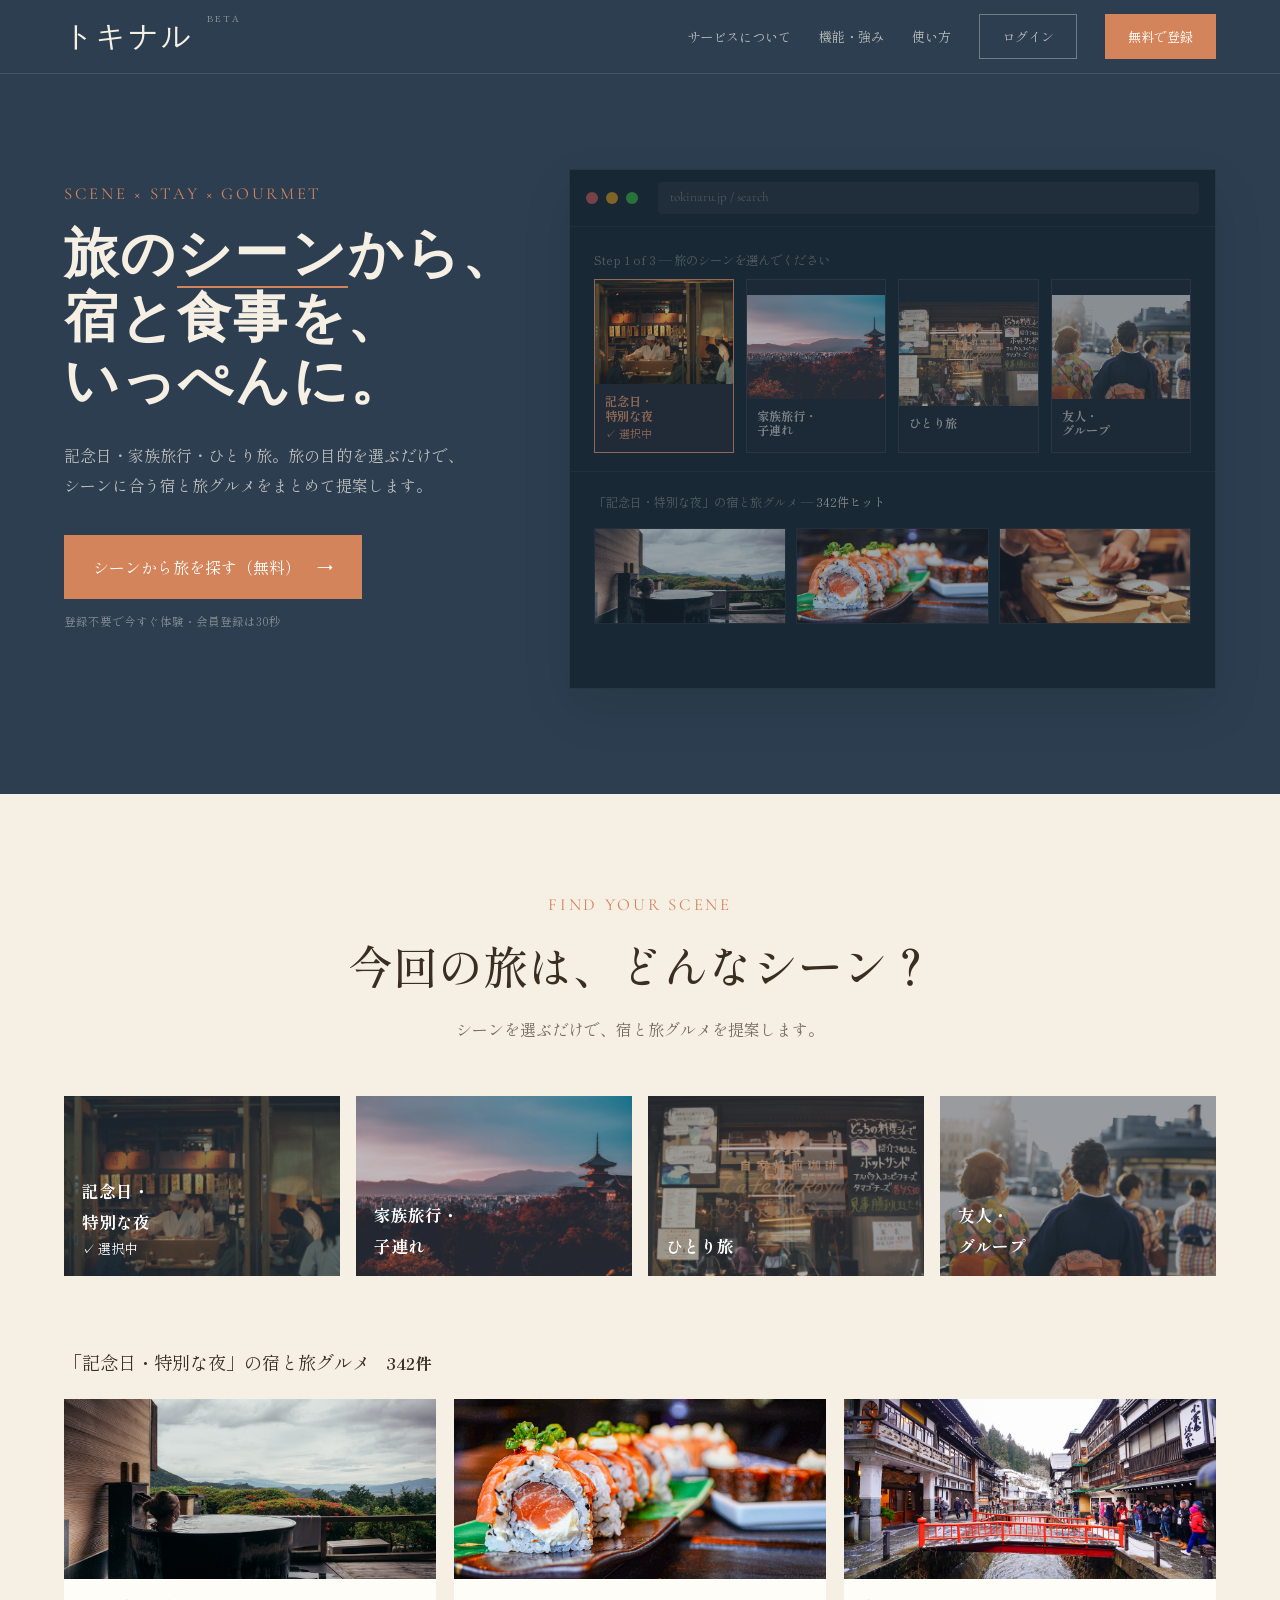
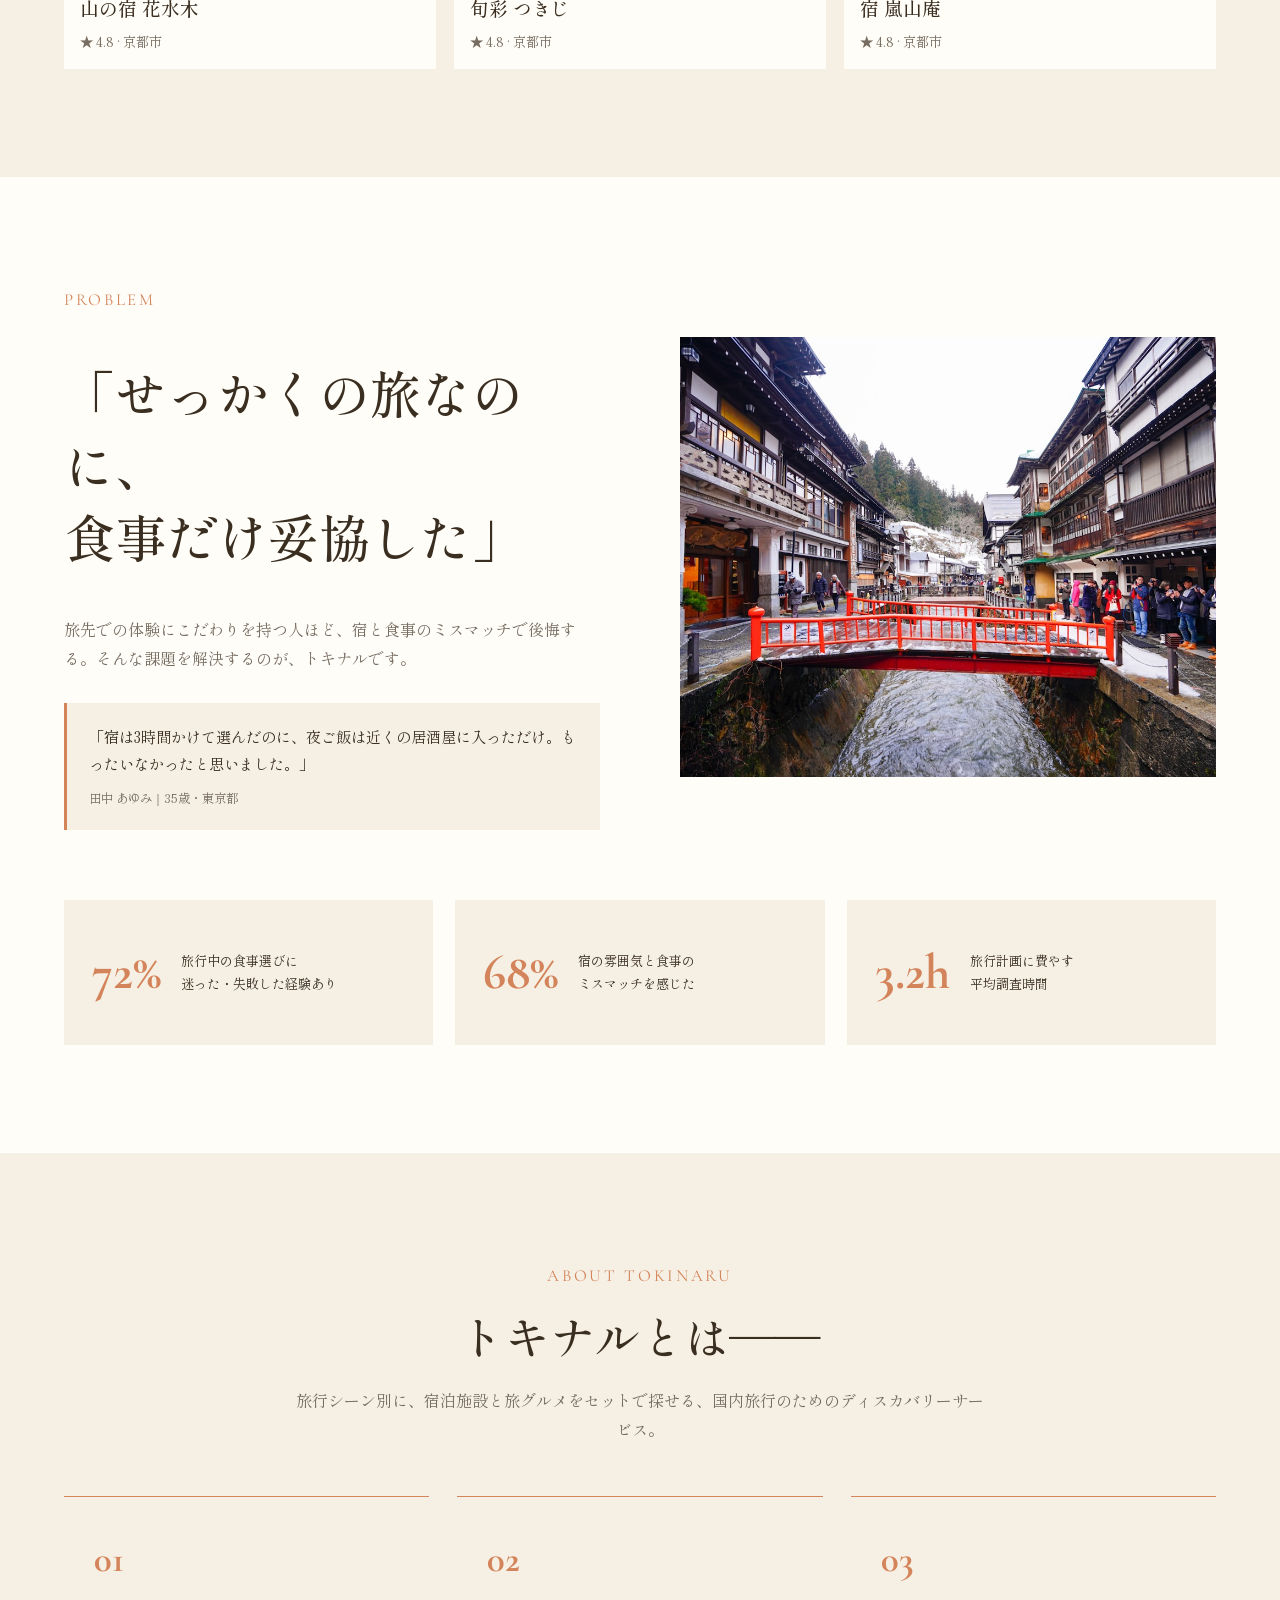
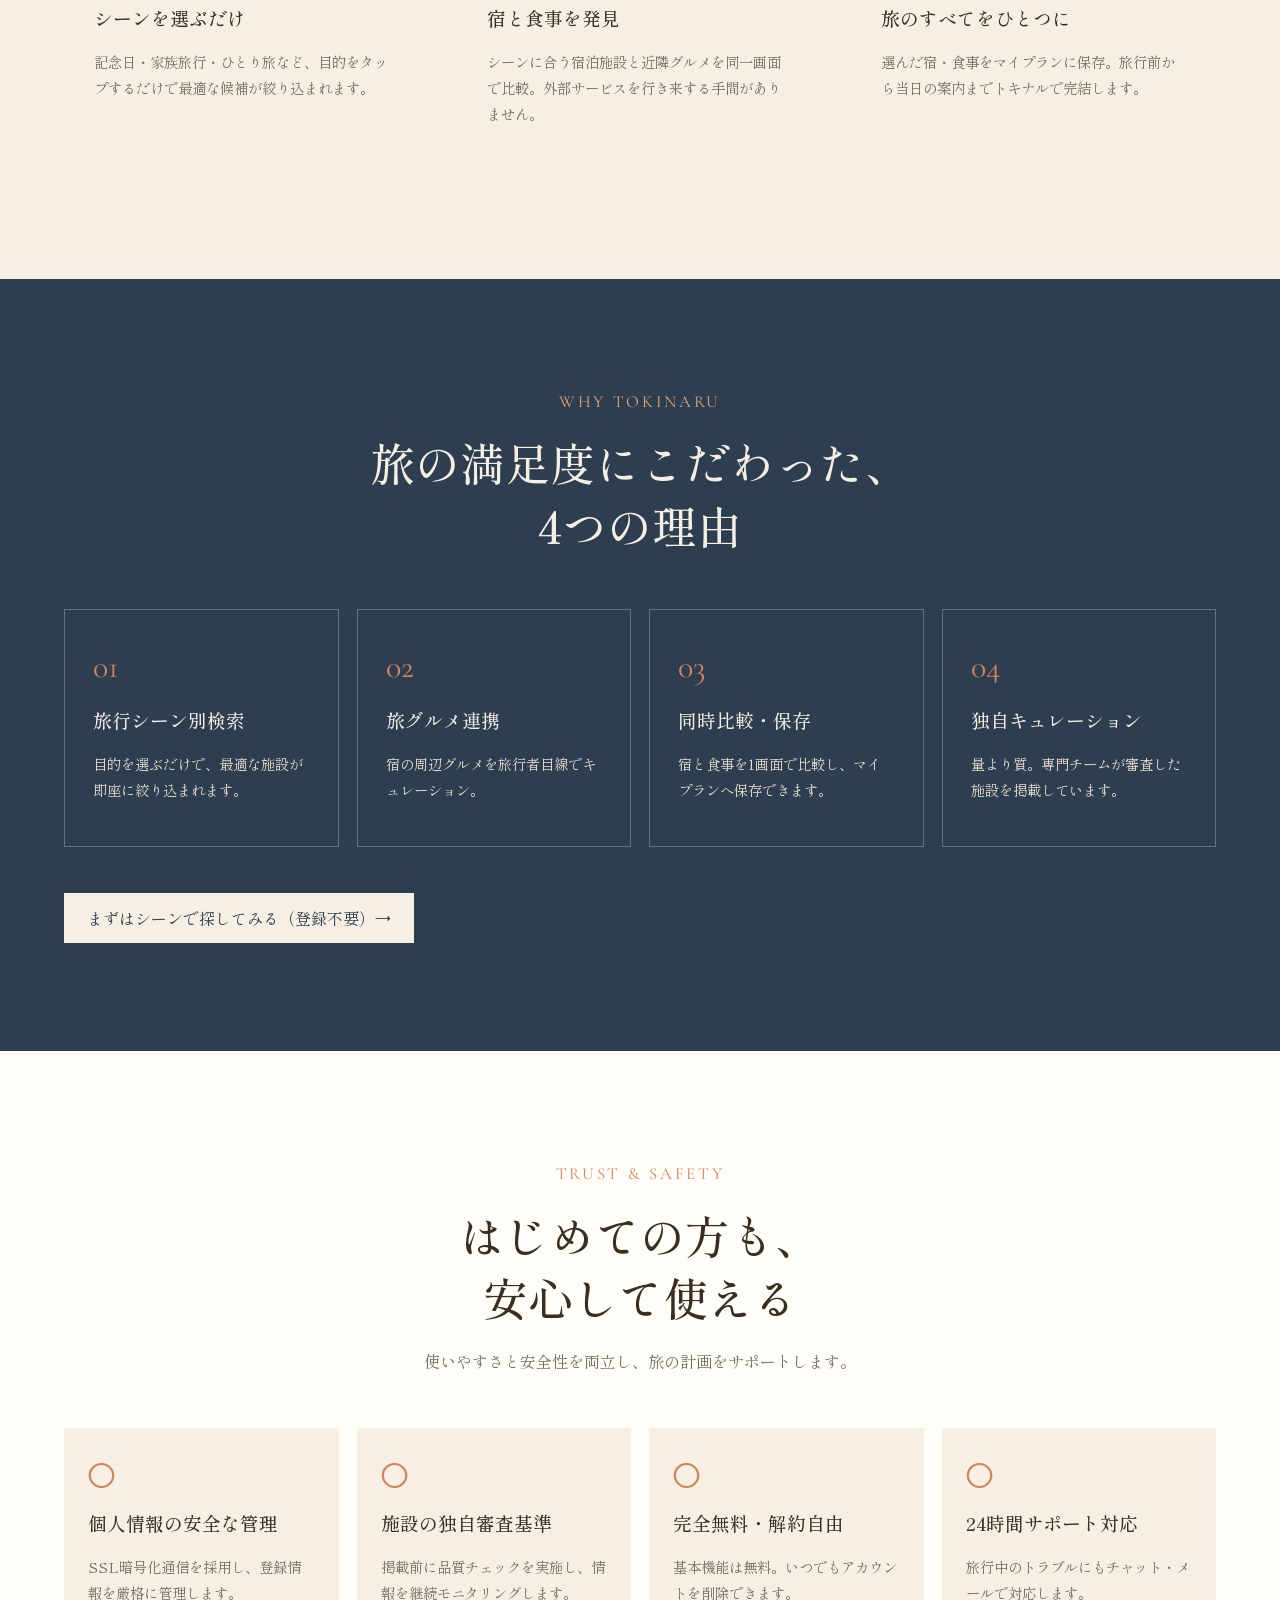
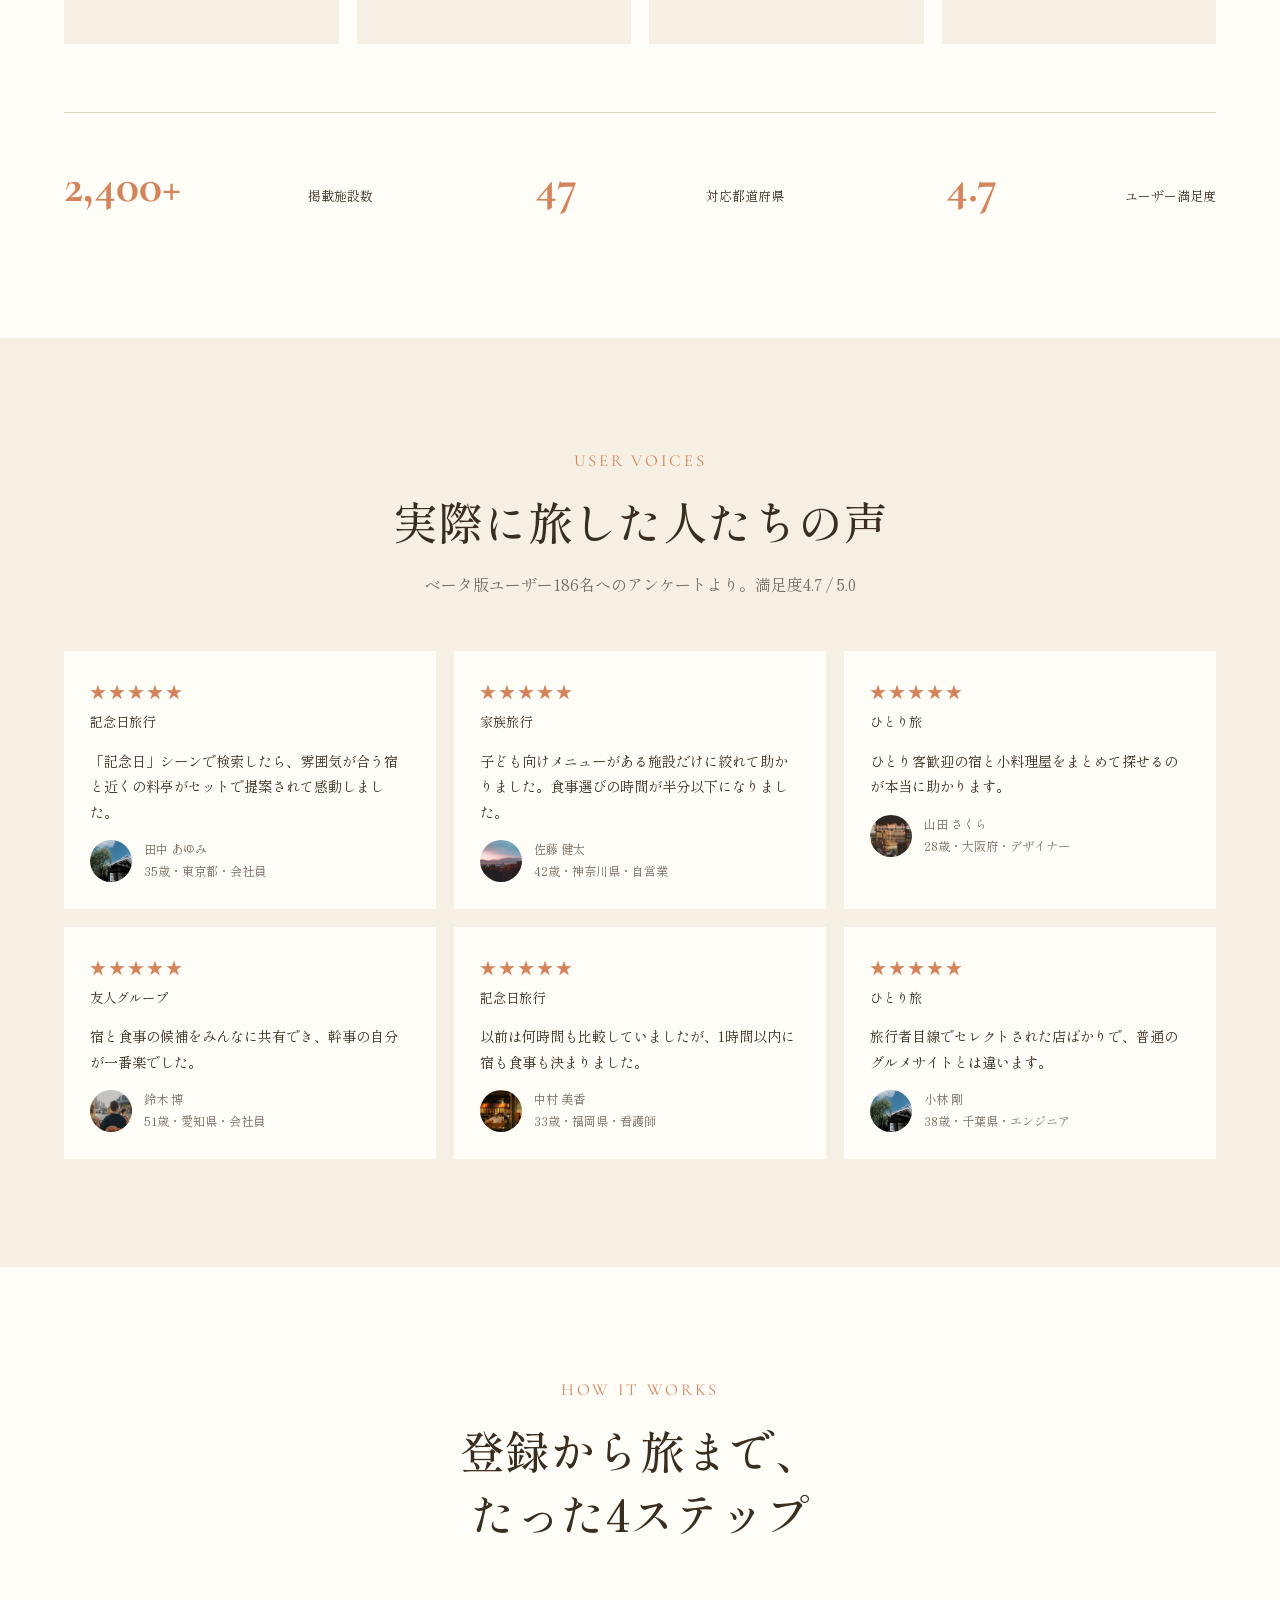
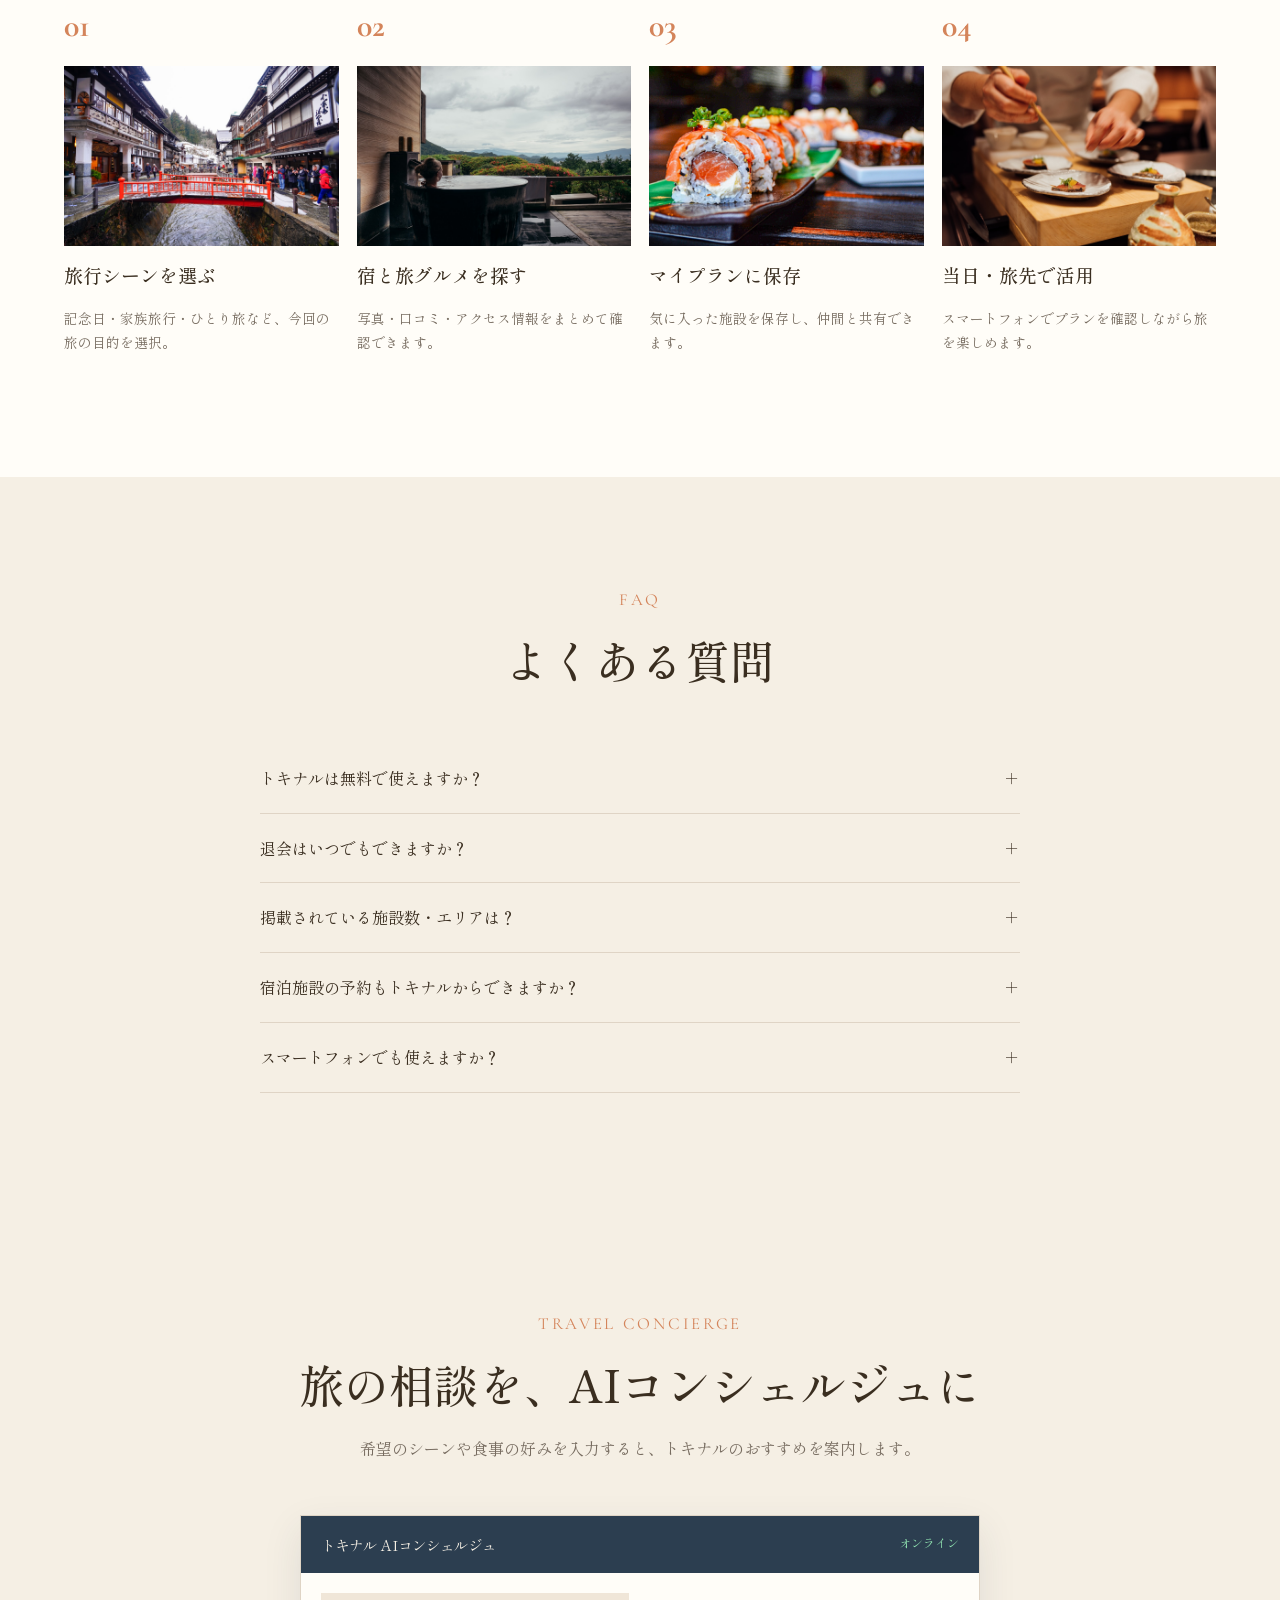
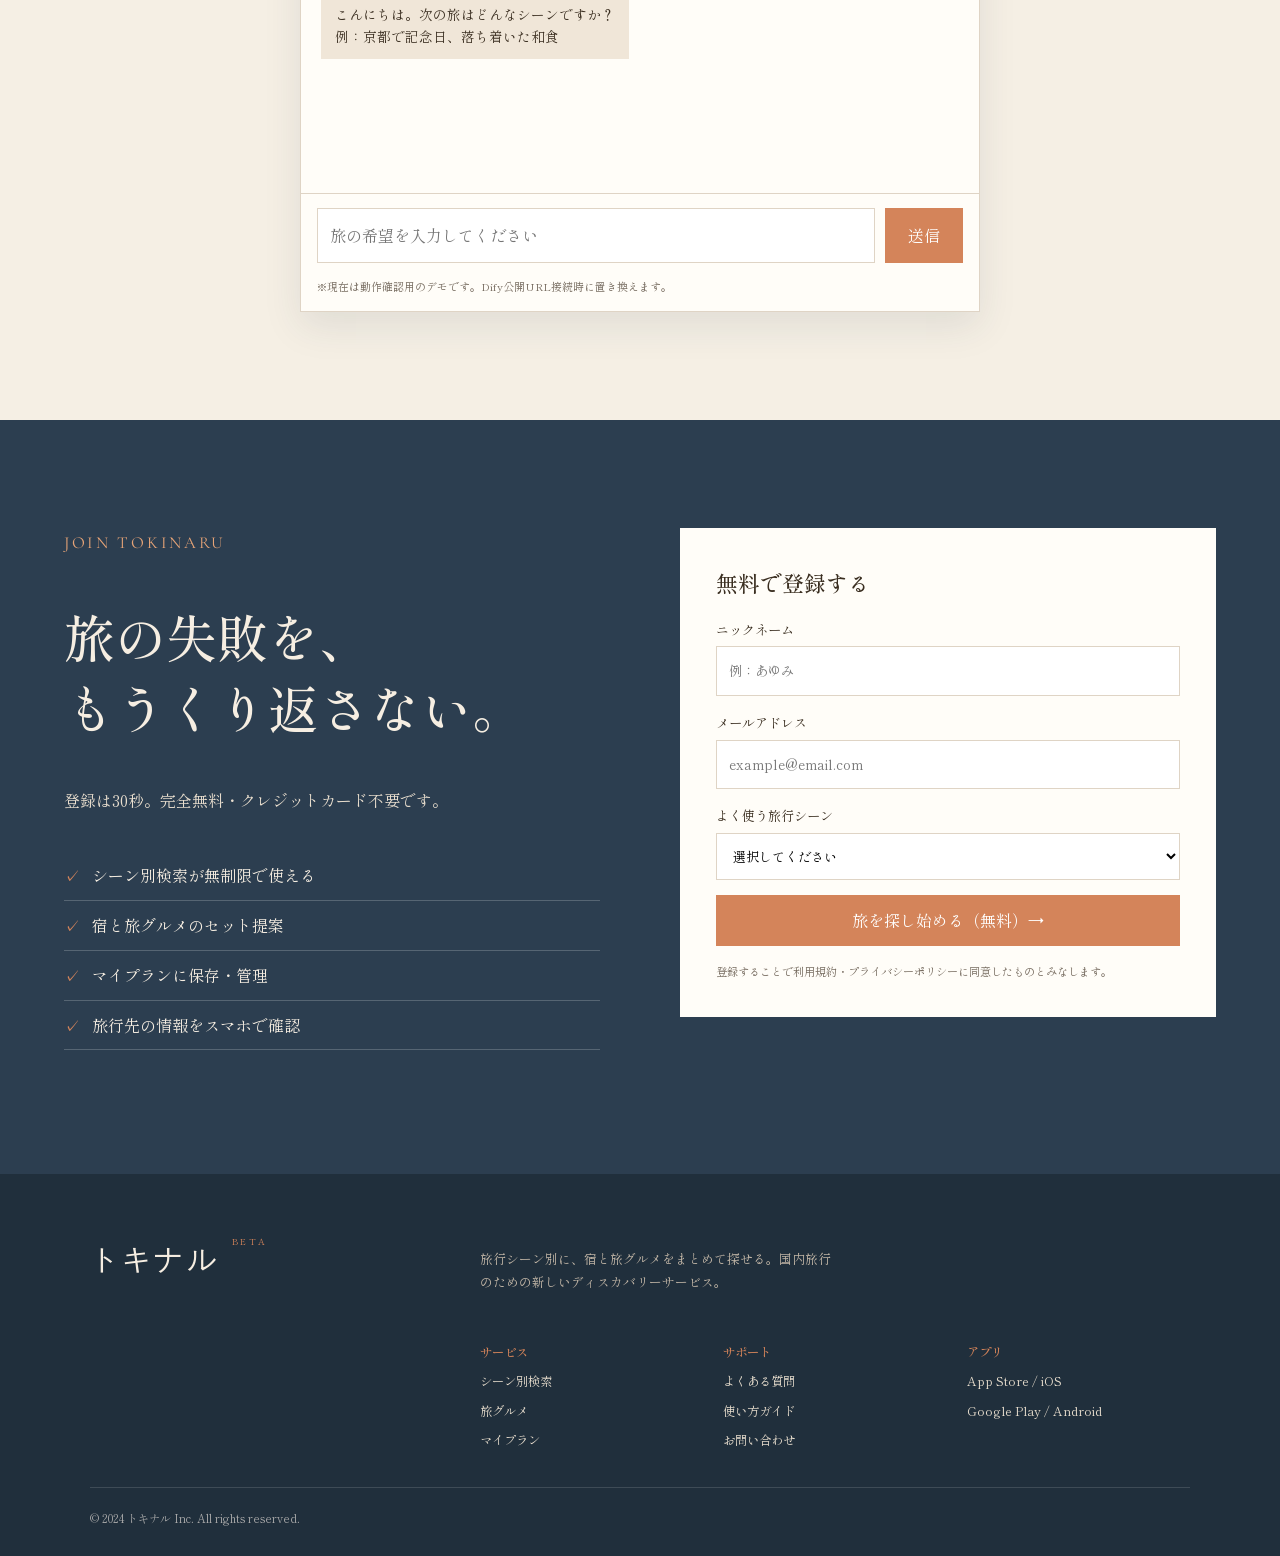
<file: lesson13-restaurant-search/index.html>
<!doctype html>
<html lang="ja">
<head>
  <meta charset="UTF-8">
  <meta name="viewport" content="width=device-width, initial-scale=1.0">
  <meta name="description" content="旅のシーンから宿と旅グルメをまとめて探せるトキナルのサービス紹介サイト">
  <title>トキナル｜旅のシーンから、宿と食事を</title>
  <link rel="preconnect" href="https://fonts.googleapis.com">
  <link rel="preconnect" href="https://fonts.gstatic.com" crossorigin>
  <link href="https://fonts.googleapis.com/css2?family=Cormorant+Garamond:wght@400;500;600&family=Shippori+Mincho:wght@400;500;600&display=swap" rel="stylesheet">
  <link rel="stylesheet" href="style.css">
  <link rel="stylesheet" href="figma-overrides.css">
</head>
<body>
  <header class="site-header">
    <a class="logo" href="#top">トキナル <span>BETA</span></a>
    <button class="menu-toggle" aria-label="メニューを開く" aria-expanded="false">☰</button>
    <nav class="global-nav">
      <a href="#about">サービスについて</a><a href="#features">機能・強み</a><a href="#howto">使い方</a>
      <button class="btn btn-outline">ログイン</button><a class="btn btn-accent" href="#signup">無料で登録</a>
    </nav>
  </header>

  <main id="top">
    <section class="hero section-light">
      <div class="hero-copy">
        <p class="eyebrow">Scene × Stay × Gourmet</p>
        <h1>旅の<span class="hero-accent">シーン</span>から、<br>宿と食事を、<br>いっぺんに。</h1>
        <p class="lead">記念日・家族旅行・ひとり旅。旅の目的を選ぶだけで、シーンに合う宿と旅グルメをまとめて提案します。</p>
        <a class="btn btn-accent btn-large" href="#search">シーンから旅を探す（無料） <span>→</span></a>
        <p class="microcopy">登録不要で今すぐ体験・会員登録は30秒</p>
      </div>
      <div class="hero-visual">
        <div class="browser-mock">
          <div class="browser-bar"><i></i><i></i><i></i><span>tokinaru.jp / search</span></div>
          <p class="mock-step">Step 1 of 3 — 旅のシーンを選んでください</p>
          <div class="mock-scenes">
            <button class="mock-scene active"><img src="assets/scene-anniversary.jpg" alt=""><b>記念日・<br>特別な夜</b><small>✓ 選択中</small></button>
            <button class="mock-scene"><img src="assets/scene-family.jpg" alt=""><b>家族旅行・<br>子連れ</b></button>
            <button class="mock-scene"><img src="assets/scene-solo.jpg" alt=""><b>ひとり旅</b></button>
            <button class="mock-scene"><img src="assets/scene-group.jpg" alt=""><b>友人・<br>グループ</b></button>
          </div>
          <div class="mock-results"><p>「記念日・特別な夜」の宿と旅グルメ — <strong>342件ヒット</strong></p><div><img src="assets/stay-mountain.jpg" alt="山の宿 花水木"><img src="assets/gourmet.jpg" alt="旬彩 つきじ"><img src="assets/plan.jpg" alt="宿 嵐山庵"></div></div>
        </div>
      </div>
    </section>

    <section id="search" class="scene-search section-cream section-pad">
      <div class="section-heading"><p class="eyebrow">Find your scene</p><h2>今回の旅は、どんなシーン？</h2><p>シーンを選ぶだけで、宿と旅グルメを提案します。</p></div>
      <div class="scene-grid" id="sceneGrid"></div>
      <div class="search-result"><div><span class="result-label">「記念日・特別な夜」の宿と旅グルメ</span><strong id="resultCount">342件</strong></div><div class="restaurant-grid" id="restaurantGrid"></div></div>
    </section>

    <section class="problem section-light section-pad">
      <div class="two-col">
        <div><p class="eyebrow">Problem</p><h2>「せっかくの旅なのに、<br>食事だけ妥協した」</h2><p>旅先での体験にこだわりを持つ人ほど、宿と食事のミスマッチで後悔する。そんな課題を解決するのが、トキナルです。</p><blockquote>「宿は3時間かけて選んだのに、夜ご飯は近くの居酒屋に入っただけ。もったいなかったと思いました。」<cite>田中 あゆみ｜35歳・東京都</cite></blockquote></div>
        <img src="assets/scene-search.jpg" alt="山と湖の旅の風景">
      </div>
      <div class="stats"><div><strong>72%</strong><span>旅行中の食事選びに<br>迷った・失敗した経験あり</span></div><div><strong>68%</strong><span>宿の雰囲気と食事の<br>ミスマッチを感じた</span></div><div><strong>3.2h</strong><span>旅行計画に費やす<br>平均調査時間</span></div></div>
    </section>

    <section id="about" class="about section-cream section-pad"><div class="section-heading"><p class="eyebrow">About Tokinaru</p><h2>トキナルとは——</h2><p>旅行シーン別に、宿泊施設と旅グルメをセットで探せる、国内旅行のためのディスカバリーサービス。</p></div><div class="pillars"><article><b>01</b><h3>シーンを選ぶだけ</h3><p>記念日・家族旅行・ひとり旅など、目的をタップするだけで最適な候補が絞り込まれます。</p></article><article><b>02</b><h3>宿と食事を発見</h3><p>シーンに合う宿泊施設と近隣グルメを同一画面で比較。外部サービスを行き来する手間がありません。</p></article><article><b>03</b><h3>旅のすべてをひとつに</h3><p>選んだ宿・食事をマイプランに保存。旅行前から当日の案内までトキナルで完結します。</p></article></div></section>

    <section id="features" class="features section-navy section-pad"><div class="section-heading"><p class="eyebrow">Why Tokinaru</p><h2>旅の満足度にこだわった、<br>4つの理由</h2></div><div class="feature-grid"><article><span>01</span><h3>旅行シーン別検索</h3><p>目的を選ぶだけで、最適な施設が即座に絞り込まれます。</p></article><article><span>02</span><h3>旅グルメ連携</h3><p>宿の周辺グルメを旅行者目線でキュレーション。</p></article><article><span>03</span><h3>同時比較・保存</h3><p>宿と食事を1画面で比較し、マイプランへ保存できます。</p></article><article><span>04</span><h3>独自キュレーション</h3><p>量より質。専門チームが審査した施設を掲載しています。</p></article></div><a class="btn btn-light" href="#search">まずはシーンで探してみる（登録不要）→</a></section>

    <section class="trust section-light section-pad"><div class="section-heading"><p class="eyebrow">Trust & Safety</p><h2>はじめての方も、<br>安心して使える</h2><p>使いやすさと安全性を両立し、旅の計画をサポートします。</p></div><div class="trust-grid"><article><b>◯</b><h3>個人情報の安全な管理</h3><p>SSL暗号化通信を採用し、登録情報を厳格に管理します。</p></article><article><b>◯</b><h3>施設の独自審査基準</h3><p>掲載前に品質チェックを実施し、情報を継続モニタリングします。</p></article><article><b>◯</b><h3>完全無料・解約自由</h3><p>基本機能は無料。いつでもアカウントを削除できます。</p></article><article><b>◯</b><h3>24時間サポート対応</h3><p>旅行中のトラブルにもチャット・メールで対応します。</p></article></div><div class="big-stats"><strong>2,400+</strong><span>掲載施設数</span><strong>47</strong><span>対応都道府県</span><strong>4.7</strong><span>ユーザー満足度</span></div></section>

    <section class="voices section-cream section-pad"><div class="section-heading"><p class="eyebrow">User voices</p><h2>実際に旅した人たちの声</h2><p>ベータ版ユーザー186名へのアンケートより。満足度4.7 / 5.0</p></div><div class="voice-grid" id="voiceGrid"></div></section>

    <section id="howto" class="howto section-light section-pad"><div class="section-heading"><p class="eyebrow">How it works</p><h2>登録から旅まで、<br>たった4ステップ</h2></div><div class="steps"><article><b>01</b><img src="assets/scene-search.jpg" alt="旅行シーンを選ぶ"><h3>旅行シーンを選ぶ</h3><p>記念日・家族旅行・ひとり旅など、今回の旅の目的を選択。</p></article><article><b>02</b><img src="assets/stay-mountain.jpg" alt="宿と旅グルメを探す"><h3>宿と旅グルメを探す</h3><p>写真・口コミ・アクセス情報をまとめて確認できます。</p></article><article><b>03</b><img src="assets/gourmet.jpg" alt="マイプランに保存"><h3>マイプランに保存</h3><p>気に入った施設を保存し、仲間と共有できます。</p></article><article><b>04</b><img src="assets/plan.jpg" alt="当日旅先で活用"><h3>当日・旅先で活用</h3><p>スマートフォンでプランを確認しながら旅を楽しめます。</p></article></div></section>

    <section class="faq section-cream section-pad"><div class="section-heading"><p class="eyebrow">FAQ</p><h2>よくある質問</h2></div><div class="faq-list" id="faqList"></div></section>

    <section id="chat" class="chatbot section-light section-pad">
      <div class="section-heading"><p class="eyebrow">Travel Concierge</p><h2>旅の相談を、AIコンシェルジュに</h2><p>希望のシーンや食事の好みを入力すると、トキナルのおすすめを案内します。</p></div>
      <div class="chat-window" aria-label="トキナルAIコンシェルジュ（デモ）">
        <div class="chat-head"><span>トキナル AIコンシェルジュ</span><small>オンライン</small></div>
        <div class="chat-messages" id="chatMessages"><p class="chat-bubble bot">こんにちは。次の旅はどんなシーンですか？<br>例：京都で記念日、落ち着いた和食</p></div>
        <form class="chat-form" id="chatForm"><input id="chatInput" placeholder="旅の希望を入力してください" autocomplete="off"><button class="btn btn-accent" type="submit">送信</button></form>
        <small class="chat-note">※現在は動作確認用のデモです。Dify公開URL接続時に置き換えます。</small>
      </div>
    </section>

    <section id="signup" class="signup section-navy section-pad"><div class="signup-copy"><p class="eyebrow">Join Tokinaru</p><h2>旅の失敗を、<br>もうくり返さない。</h2><p>登録は30秒。完全無料・クレジットカード不要です。</p><ul><li>シーン別検索が無制限で使える</li><li>宿と旅グルメのセット提案</li><li>マイプランに保存・管理</li><li>旅行先の情報をスマホで確認</li></ul></div><form id="signupForm"><h3>無料で登録する</h3><label>ニックネーム<input required placeholder="例：あゆみ"></label><label>メールアドレス<input type="email" required placeholder="example@email.com"></label><label>よく使う旅行シーン<select><option>選択してください</option><option>記念日・カップル旅行</option><option>家族旅行・子連れ</option><option>ひとり旅</option><option>友人・グループ旅行</option></select></label><button class="btn btn-accent" type="submit">旅を探し始める（無料）→</button><small>登録することで利用規約・プライバシーポリシーに同意したものとみなします。</small></form></section>
  </main>
  <footer class="site-footer"><div class="logo">トキナル <span>BETA</span></div><p>旅行シーン別に、宿と旅グルメをまとめて探せる。国内旅行のための新しいディスカバリーサービス。</p><div class="footer-links"><div><b>サービス</b><a href="#search">シーン別検索</a><a href="#features">旅グルメ</a><a href="#howto">マイプラン</a></div><div><b>サポート</b><a href="#faq">よくある質問</a><a href="#howto">使い方ガイド</a><a href="#signup">お問い合わせ</a></div><div><b>アプリ</b><span>App Store / iOS</span><span>Google Play / Android</span></div></div><small>© 2024 トキナル Inc. All rights reserved.</small></footer>
  <script src="script.js"></script>
</body>
</html>
</file>
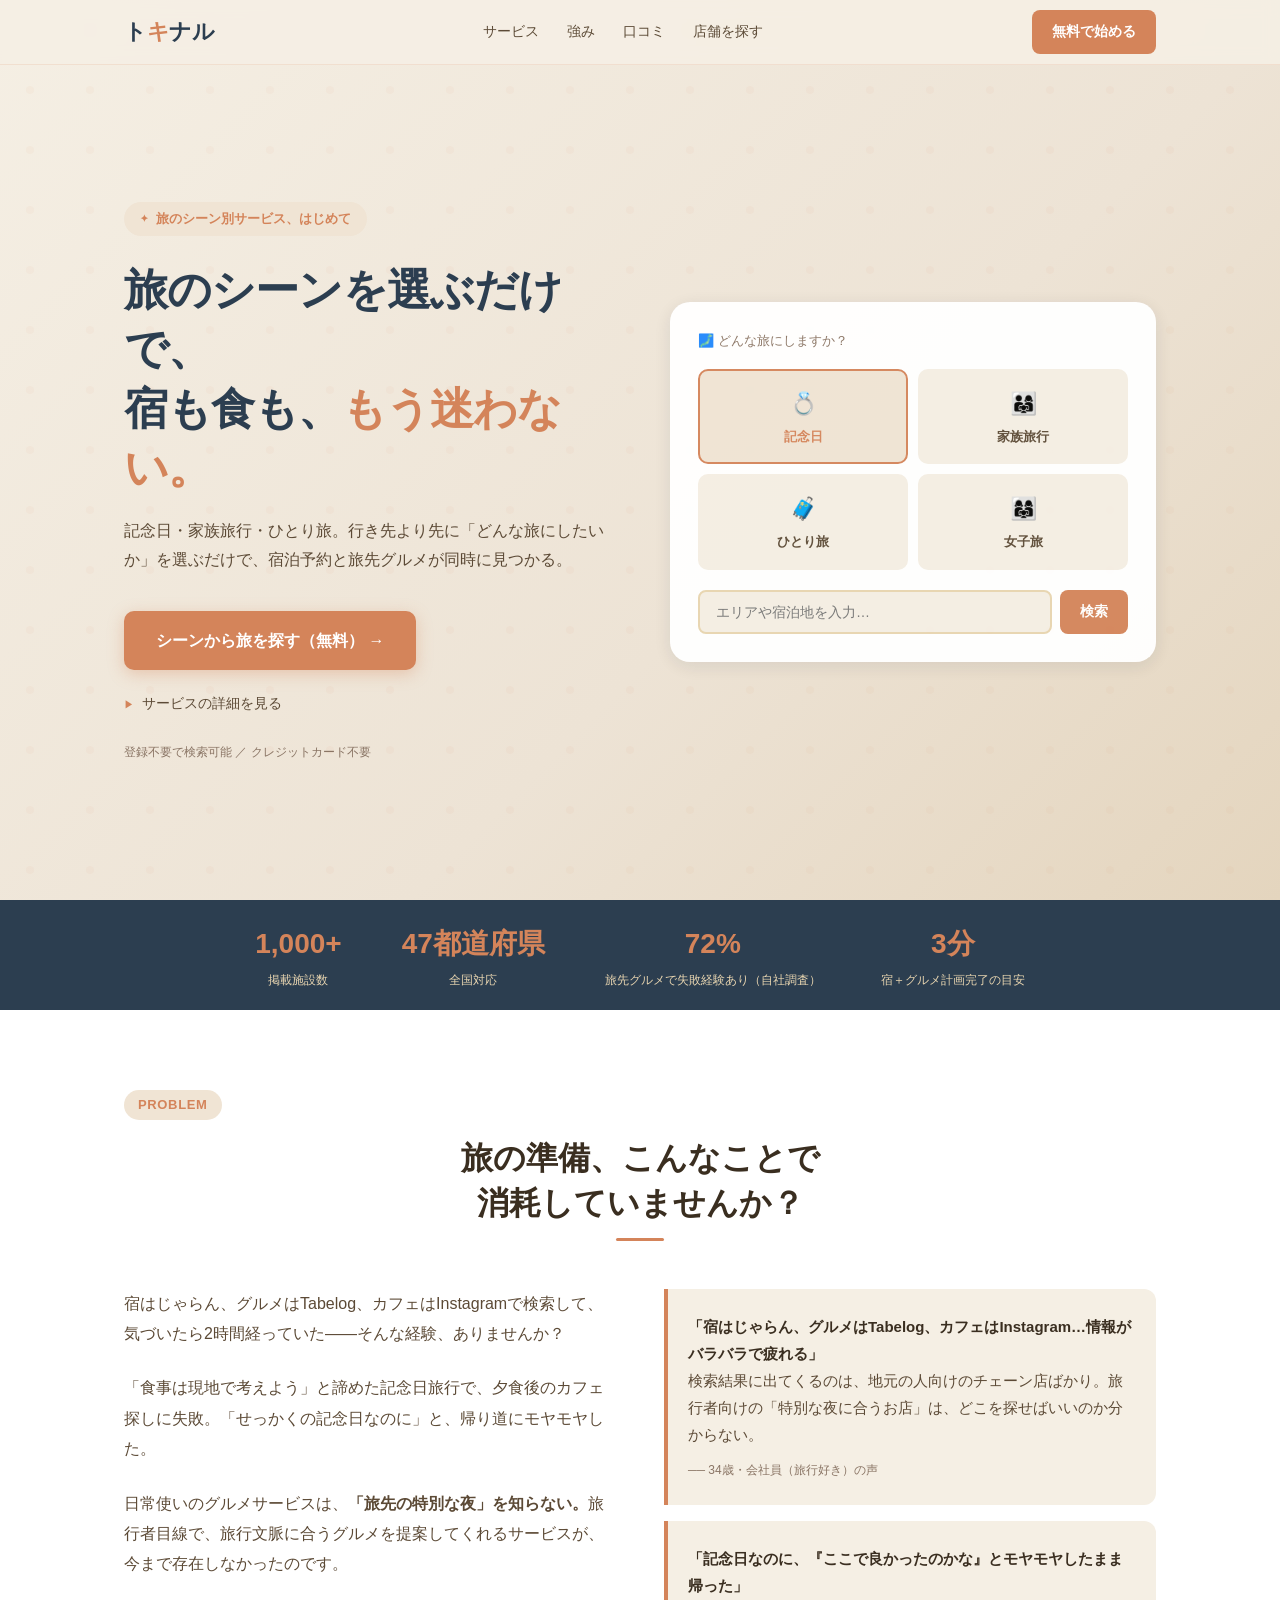
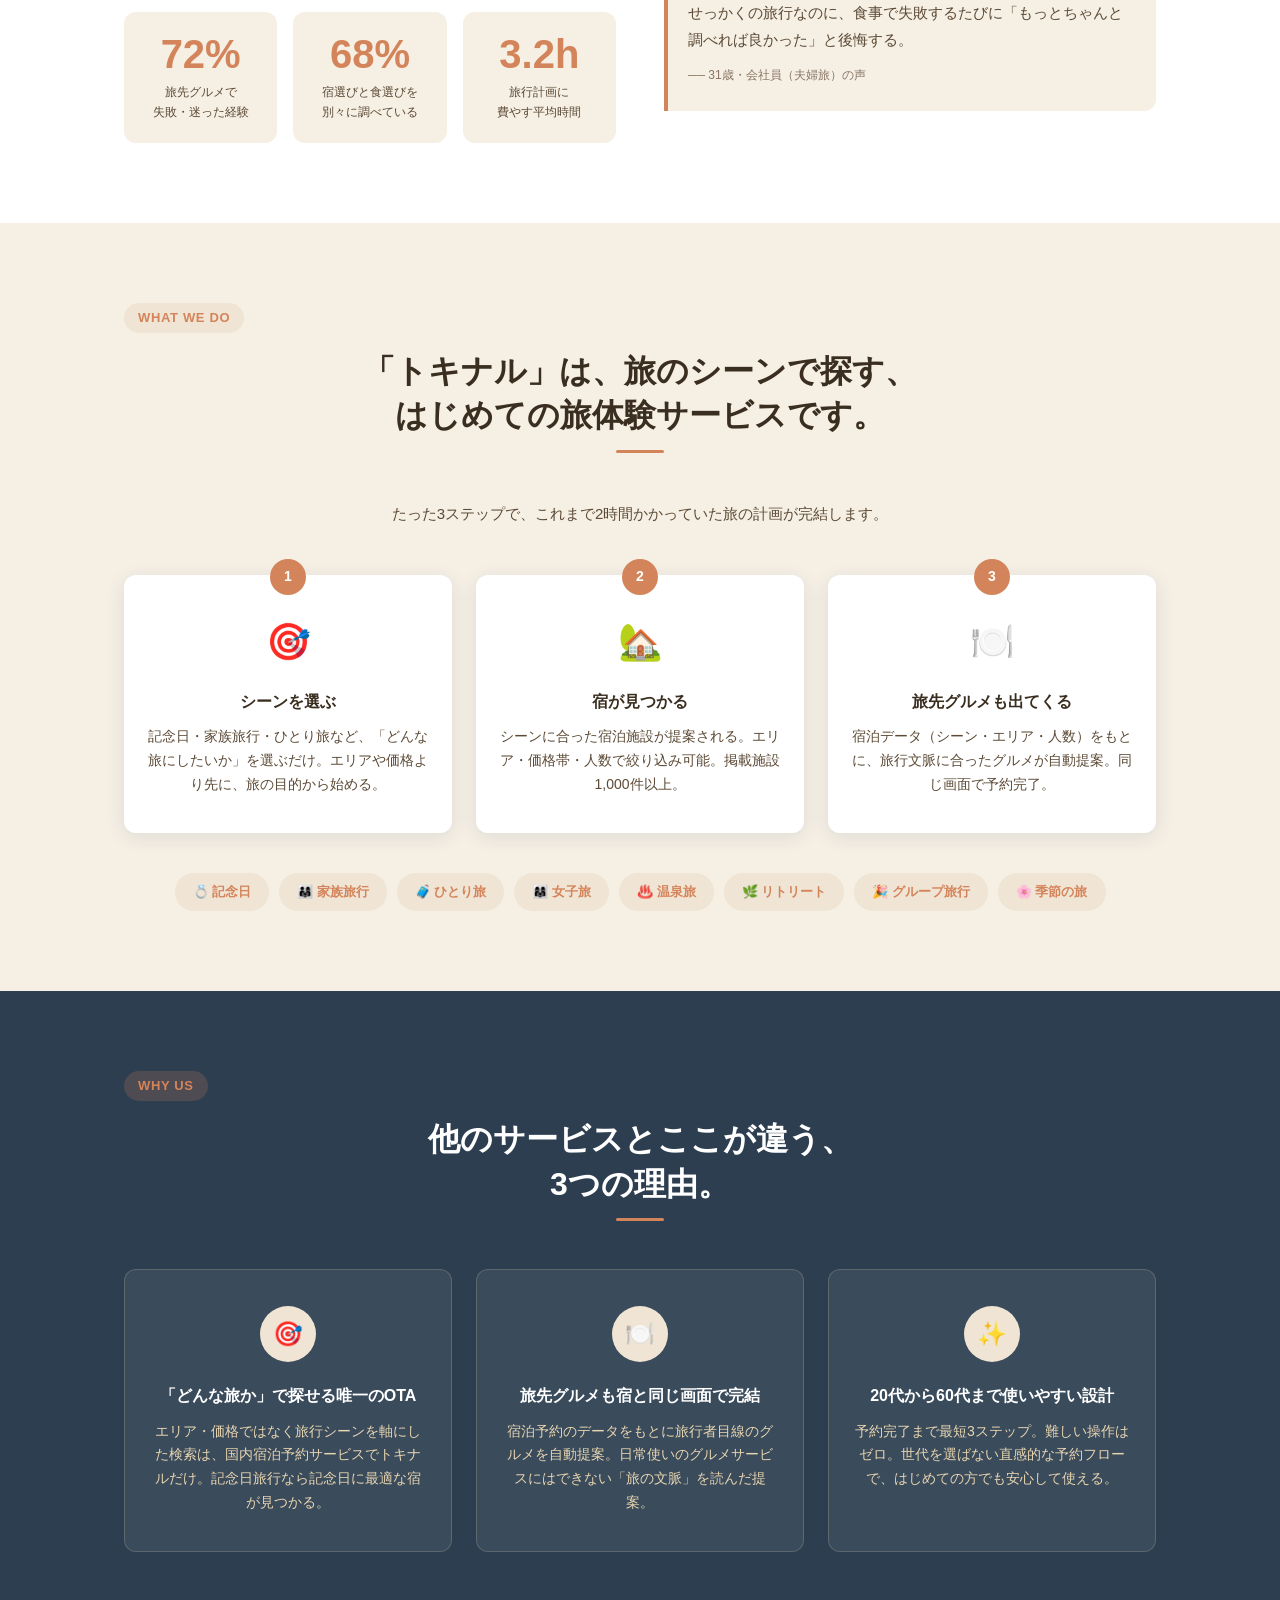
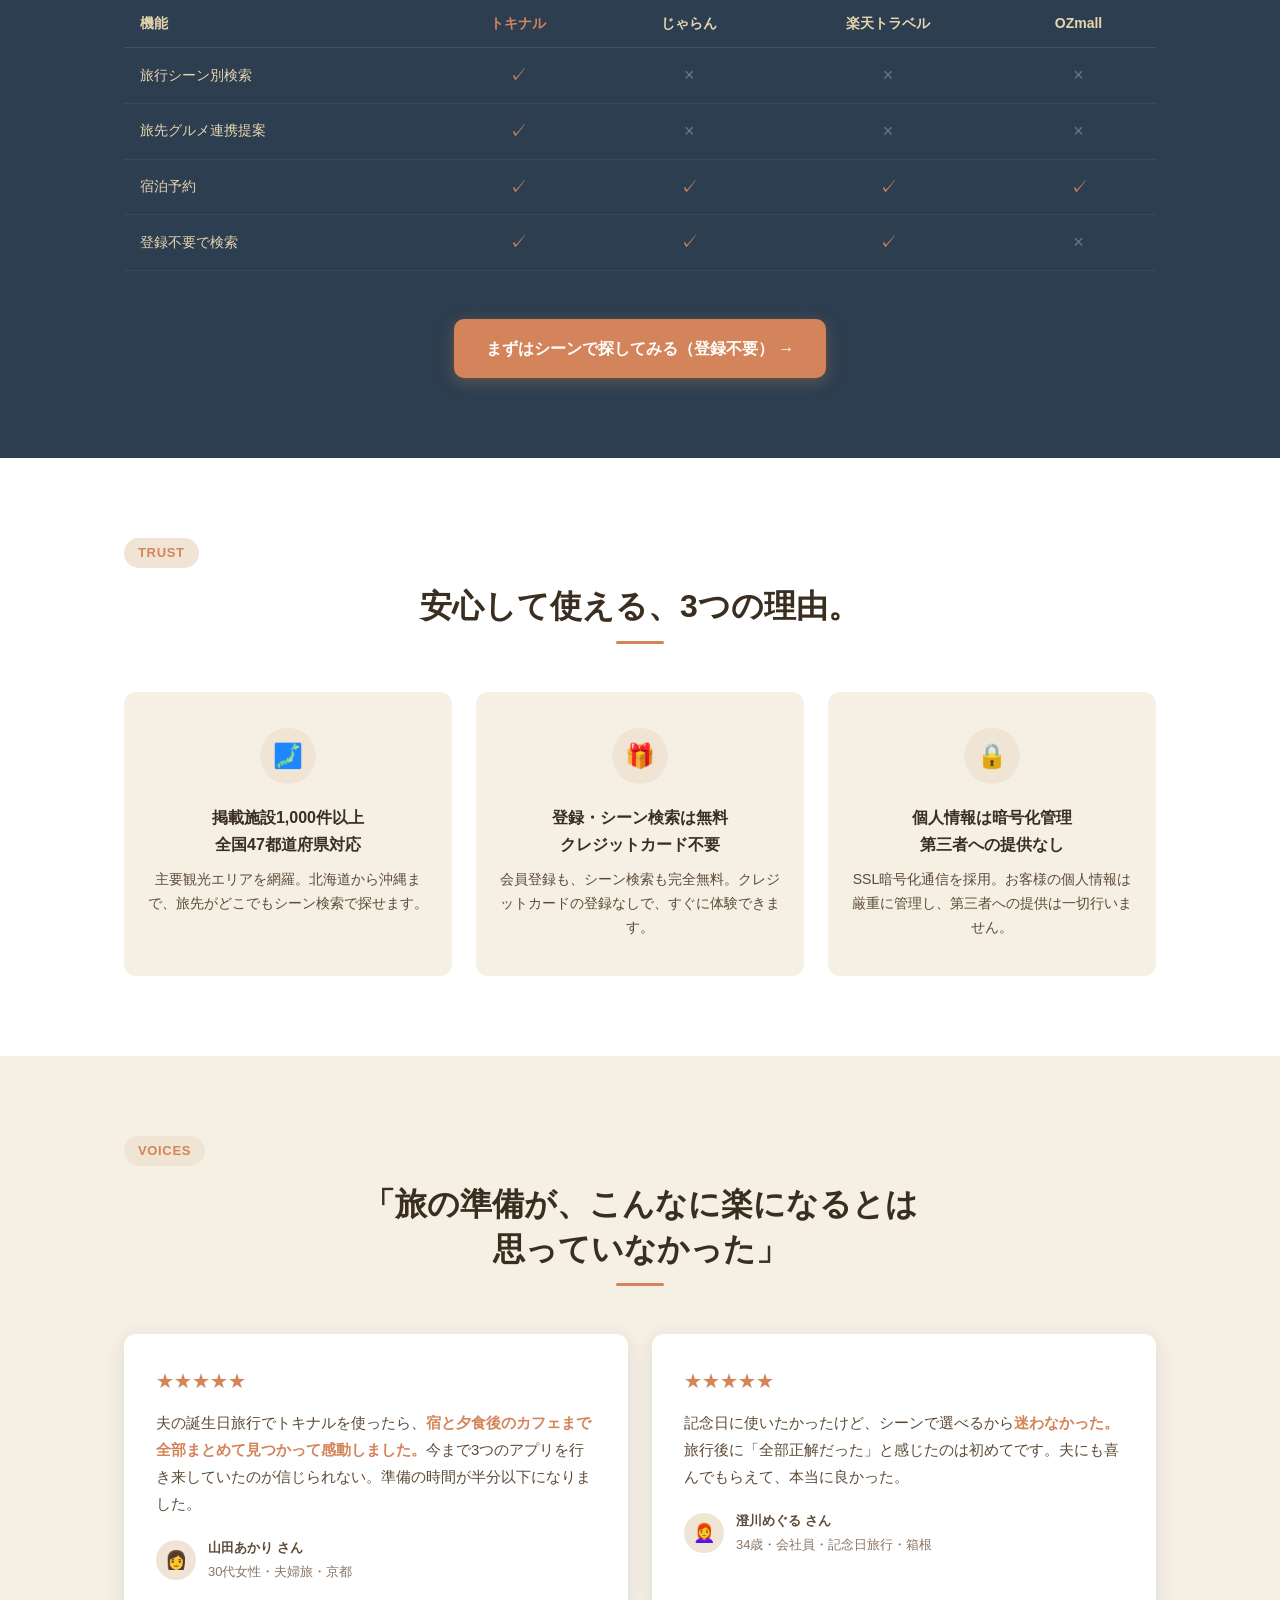
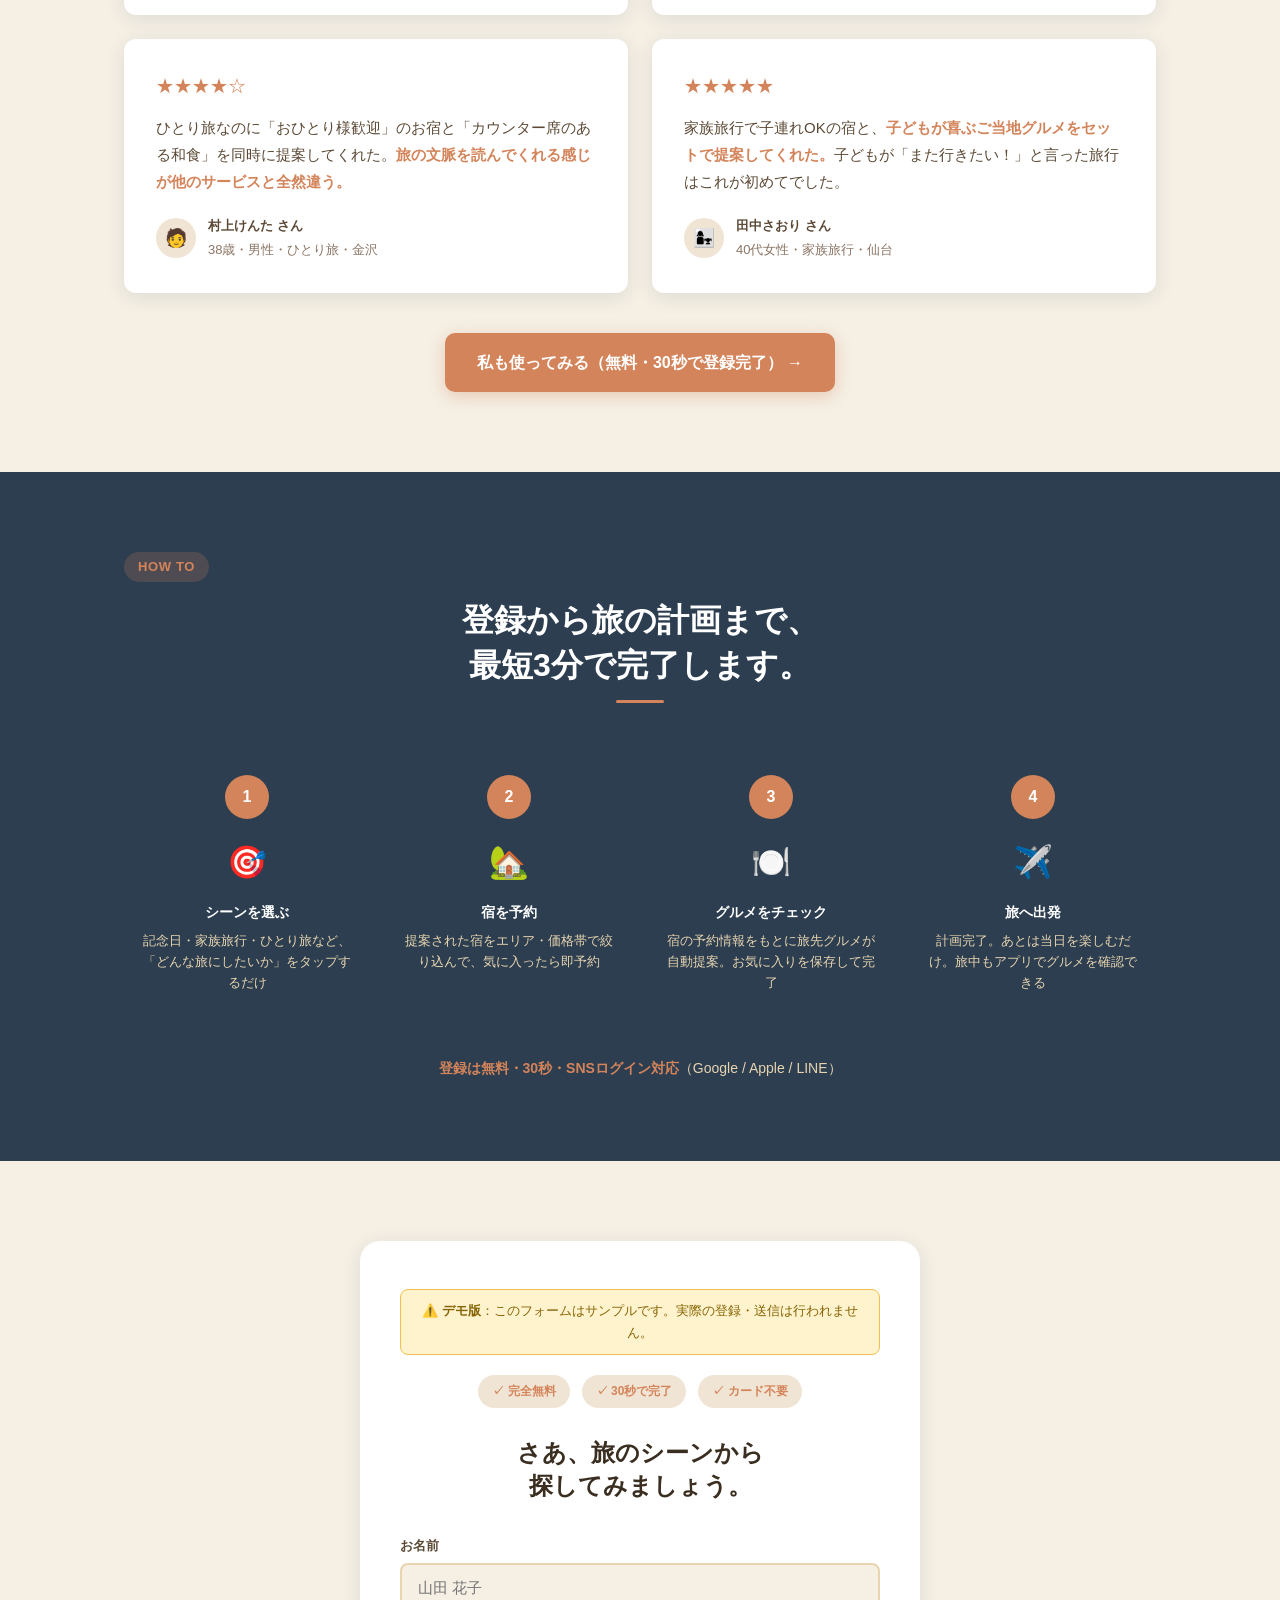
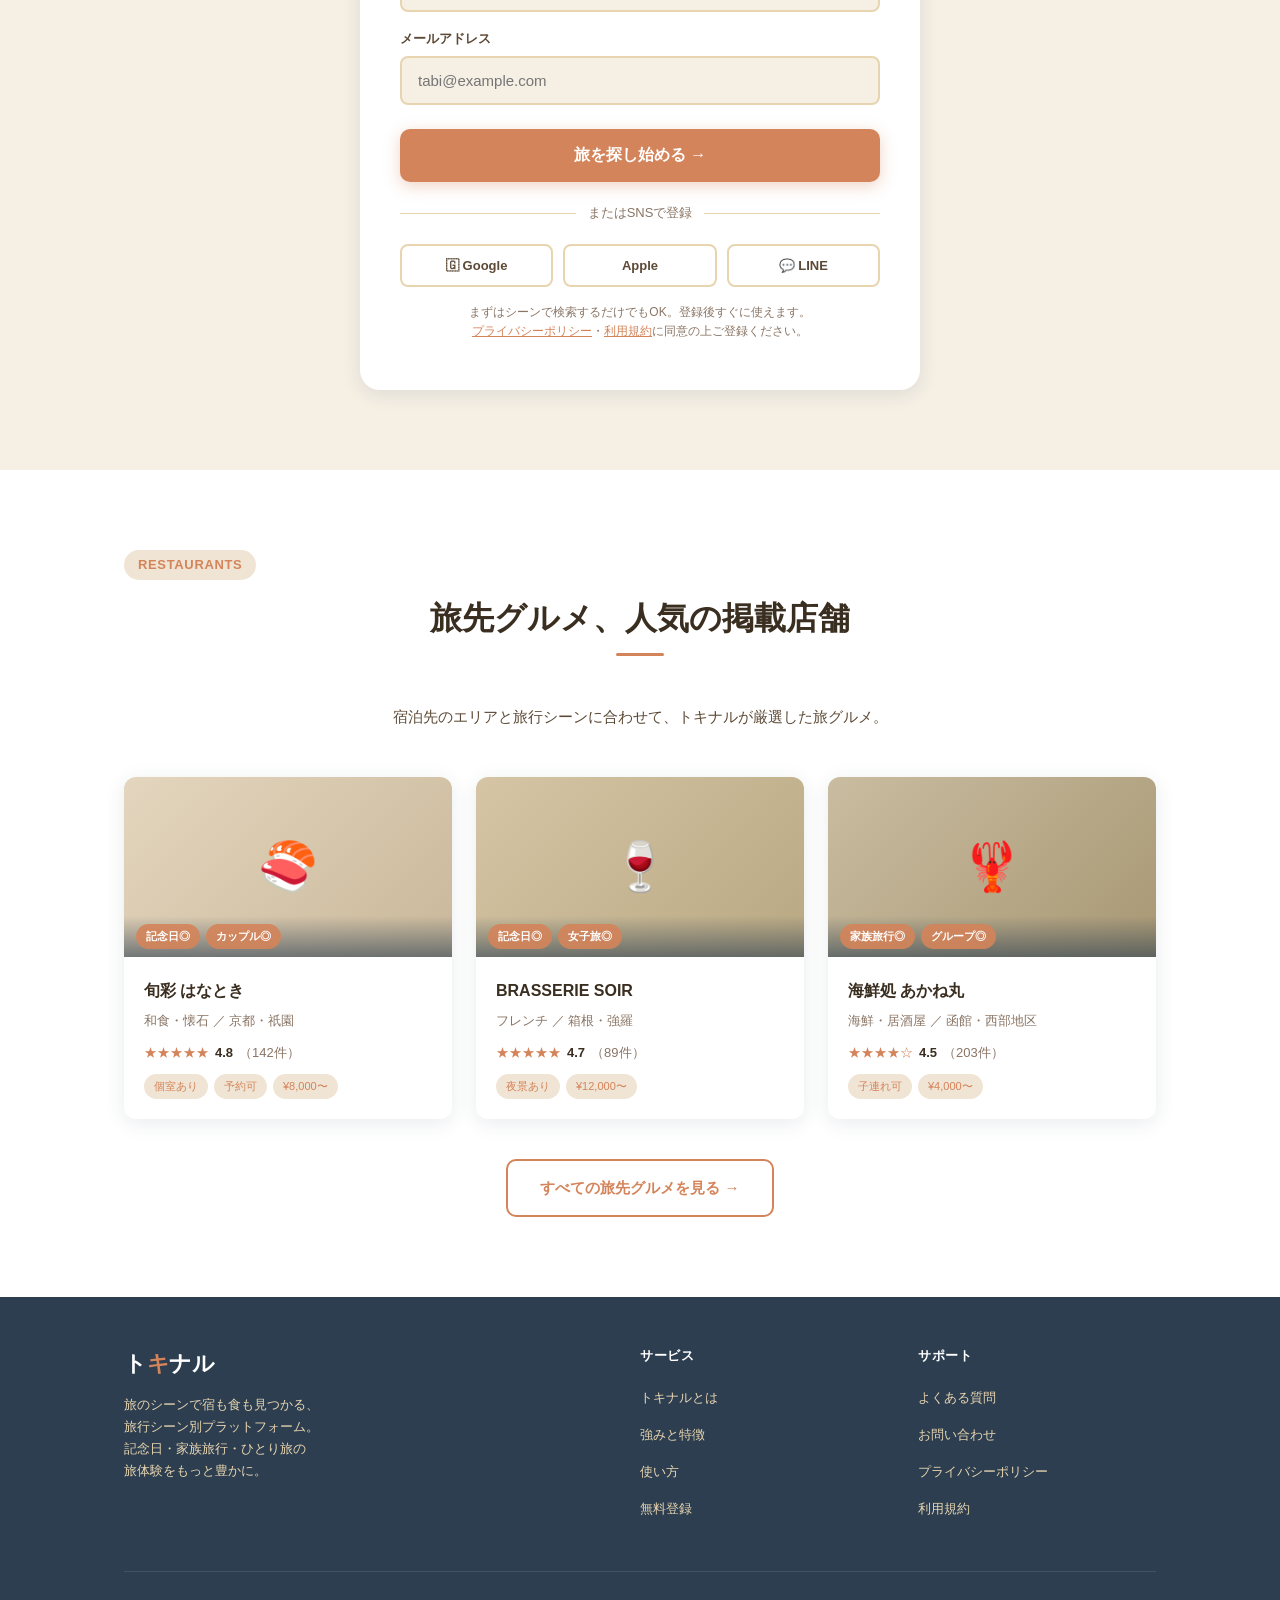
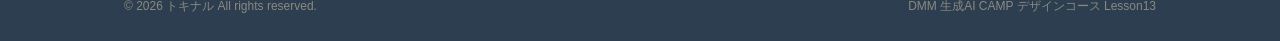
<file: lesson13-tokinaru/index.html>
<!DOCTYPE html>
<html lang="ja">
<head>
  <meta charset="UTF-8">
  <meta name="viewport" content="width=device-width, initial-scale=1.0">
  <title>トキナル｜旅のシーンで、宿も食も見つかる</title>
  <style>
    /* ===== CSS RESET & BASE ===== */
    *, *::before, *::after { box-sizing: border-box; margin: 0; padding: 0; }
    html { scroll-behavior: smooth; }
    body {
      font-family: 'Hiragino Kaku Gothic ProN', 'Hiragino Sans', 'Noto Sans JP', sans-serif;
      background-color: #F5EFE4;
      color: #3A2E20;
      line-height: 1.7;
      font-size: 16px;
    }
    img { max-width: 100%; display: block; }
    a { text-decoration: none; color: inherit; }

    /* ===== CSS VARIABLES ===== */
    :root {
      --base:    #F5EFE4;
      --main:    #2C3E50;
      --accent:  #D4845A;
      --text-deep: #3A2E20;
      --text-mid:  #5C4A36;
      --text-light: #8A7565;
      --icon-bg: #F0E4D4;
      --dark-bg: #2C3E50;
      --dark-sub: #E8D5B0;
      --white:   #FFFFFF;
      --shadow:  0 4px 20px rgba(44,62,80,0.10);
      --radius:  12px;
    }

    /* ===== UTILITY ===== */
    .container { max-width: 1080px; margin: 0 auto; padding: 0 24px; }
    .section { padding: 80px 0; }
    .section-alt { padding: 80px 0; background: var(--main); color: var(--white); }
    .section-title {
      font-size: clamp(22px, 4vw, 32px);
      font-weight: 700;
      color: var(--text-deep);
      text-align: center;
      margin-bottom: 48px;
      line-height: 1.4;
    }
    .section-alt .section-title { color: var(--white); }
    .accent-line {
      display: block;
      width: 48px; height: 3px;
      background: var(--accent);
      margin: 12px auto 0;
      border-radius: 2px;
    }
    .badge {
      display: inline-block;
      background: var(--icon-bg);
      color: var(--accent);
      font-size: 13px;
      font-weight: 700;
      padding: 4px 14px;
      border-radius: 20px;
      margin-bottom: 16px;
      letter-spacing: 0.05em;
    }

    /* ===== HEADER / NAV ===== */
    header {
      position: fixed; top: 0; left: 0; right: 0; z-index: 100;
      background: rgba(245,239,228,0.95);
      backdrop-filter: blur(8px);
      border-bottom: 1px solid rgba(212,132,90,0.15);
    }
    nav {
      display: flex; align-items: center; justify-content: space-between;
      height: 64px;
      max-width: 1080px; margin: 0 auto; padding: 0 24px;
    }
    .logo {
      font-size: 22px; font-weight: 800;
      color: var(--main);
      letter-spacing: -0.02em;
    }
    .logo span { color: var(--accent); }
    .nav-links {
      display: flex; gap: 28px; list-style: none;
      font-size: 14px; font-weight: 500;
    }
    .nav-links a { color: var(--text-mid); transition: color 0.2s; }
    .nav-links a:hover { color: var(--accent); }
    .nav-cta {
      background: var(--accent); color: var(--white);
      padding: 10px 20px; border-radius: 8px;
      font-size: 14px; font-weight: 700;
      transition: background 0.2s;
      white-space: nowrap;
    }
    .nav-cta:hover { background: #C07348; }
    .hamburger { display: none; background: none; border: none; cursor: pointer; padding: 8px; }
    .hamburger span {
      display: block; width: 22px; height: 2px;
      background: var(--main); margin: 5px 0; border-radius: 2px;
      transition: all 0.3s;
    }

    /* ===== HERO / FV ===== */
    #fv {
      min-height: 100vh;
      background: linear-gradient(135deg, #F5EFE4 0%, #EDE3D5 60%, #E4D5BE 100%);
      display: flex; align-items: center;
      padding-top: 64px;
      position: relative; overflow: hidden;
    }
    #fv::before {
      content: '';
      position: absolute; inset: 0;
      background: url("data:image/svg+xml,%3Csvg width='60' height='60' viewBox='0 0 60 60' xmlns='http://www.w3.org/2000/svg'%3E%3Cg fill='none' fill-rule='evenodd'%3E%3Cg fill='%23D4845A' fill-opacity='0.05'%3E%3Ccircle cx='30' cy='30' r='4'/%3E%3C/g%3E%3C/g%3E%3C/svg%3E");
      pointer-events: none;
    }
    .fv-inner {
      display: grid; grid-template-columns: 1fr 1fr;
      gap: 60px; align-items: center;
      max-width: 1080px; margin: 0 auto; padding: 60px 24px;
      position: relative; z-index: 1;
    }
    .fv-scene-badge {
      display: inline-flex; align-items: center; gap: 8px;
      background: var(--icon-bg);
      color: var(--accent); font-size: 13px; font-weight: 700;
      padding: 6px 16px; border-radius: 20px;
      margin-bottom: 24px;
    }
    .fv-scene-badge::before { content: '✦'; font-size: 10px; }
    h1 {
      font-size: clamp(26px, 4.5vw, 44px);
      font-weight: 800;
      color: var(--main);
      line-height: 1.35;
      margin-bottom: 20px;
      letter-spacing: -0.02em;
    }
    h1 em { color: var(--accent); font-style: normal; }
    .fv-sub {
      font-size: clamp(14px, 1.8vw, 16px);
      color: var(--text-mid);
      line-height: 1.8;
      margin-bottom: 36px;
    }
    .fv-ctas { display: flex; flex-direction: column; gap: 12px; align-items: flex-start; }
    .btn-primary {
      display: inline-flex; align-items: center; gap: 8px;
      background: var(--accent); color: var(--white);
      padding: 16px 32px; border-radius: 10px;
      font-size: 16px; font-weight: 700;
      transition: all 0.2s; border: none; cursor: pointer;
      box-shadow: 0 4px 16px rgba(212,132,90,0.35);
    }
    .btn-primary:hover { background: #C07348; transform: translateY(-2px); box-shadow: 0 6px 20px rgba(212,132,90,0.45); }
    .btn-secondary {
      display: inline-flex; align-items: center; gap: 8px;
      color: var(--text-mid); font-size: 14px;
      padding: 10px 0;
    }
    .btn-secondary::before { content: '▶'; font-size: 10px; color: var(--accent); }
    .fv-note { font-size: 12px; color: var(--text-light); margin-top: 4px; }
    /* Scene UI mockup */
    .fv-visual {
      background: var(--white);
      border-radius: 20px;
      padding: 28px;
      box-shadow: var(--shadow);
      opacity: 0.95;
    }
    .fv-visual-title {
      font-size: 13px; color: var(--text-light);
      margin-bottom: 16px; font-weight: 500;
    }
    .scene-grid {
      display: grid; grid-template-columns: 1fr 1fr;
      gap: 10px; margin-bottom: 20px;
    }
    .scene-btn {
      background: var(--base); border: 2px solid transparent;
      border-radius: 10px; padding: 14px 10px;
      text-align: center; cursor: pointer;
      font-size: 13px; color: var(--text-mid);
      font-weight: 600; transition: all 0.2s;
    }
    .scene-btn .icon { font-size: 22px; margin-bottom: 4px; }
    .scene-btn:hover, .scene-btn.active {
      border-color: var(--accent);
      background: var(--icon-bg);
      color: var(--accent);
    }
    .scene-btn.active { background: var(--icon-bg); }
    .fv-search {
      display: flex; gap: 8px;
    }
    .fv-search input {
      flex: 1; padding: 12px 16px;
      border: 2px solid #E8D5B0; border-radius: 8px;
      font-size: 14px; color: var(--text-deep);
      background: var(--base);
      outline: none;
    }
    .fv-search input:focus { border-color: var(--accent); }
    .fv-search button {
      background: var(--accent); color: var(--white);
      border: none; border-radius: 8px;
      padding: 12px 20px; cursor: pointer;
      font-size: 14px; font-weight: 700;
    }
    /* Stats strip */
    .stats-strip {
      background: var(--main);
      padding: 20px 0;
    }
    .stats-inner {
      display: flex; justify-content: center; gap: 60px;
      max-width: 1080px; margin: 0 auto; padding: 0 24px;
    }
    .stat-item { text-align: center; }
    .stat-num { font-size: clamp(20px, 3vw, 28px); font-weight: 800; color: var(--accent); }
    .stat-label { font-size: 12px; color: var(--dark-sub); margin-top: 2px; }

    /* ===== SECTION 2: 共感・課題提示 ===== */
    #issue { background: var(--white); }
    .issue-content {
      display: grid; grid-template-columns: 1fr 1fr;
      gap: 48px; align-items: start;
    }
    .issue-text p {
      font-size: 16px; line-height: 1.9;
      color: var(--text-mid);
      margin-bottom: 24px;
    }
    .data-row {
      display: flex; flex-wrap: wrap; gap: 16px;
      margin-top: 32px;
    }
    .data-card {
      flex: 1; min-width: 120px;
      background: var(--base);
      border-radius: 12px; padding: 20px 16px;
      text-align: center;
    }
    .data-num {
      font-size: clamp(28px, 4vw, 40px);
      font-weight: 800; color: var(--accent);
      display: block; line-height: 1.1;
    }
    .data-desc { font-size: 12px; color: var(--text-mid); margin-top: 6px; }
    .quote-block {
      background: var(--base); border-left: 4px solid var(--accent);
      border-radius: 0 12px 12px 0;
      padding: 24px 24px 24px 20px;
      font-size: 15px; line-height: 1.8;
      color: var(--text-mid);
    }
    .quote-block strong { color: var(--text-deep); }
    .quote-block .speaker {
      margin-top: 12px; font-size: 12px;
      color: var(--text-light);
    }

    /* ===== SECTION 3: サービス紹介 ===== */
    #service { background: var(--base); }
    .steps {
      display: grid; grid-template-columns: repeat(3, 1fr);
      gap: 24px;
    }
    .step-card {
      background: var(--white);
      border-radius: var(--radius);
      padding: 36px 24px;
      text-align: center;
      box-shadow: var(--shadow);
      position: relative;
    }
    .step-num {
      position: absolute; top: -16px; left: 50%; transform: translateX(-50%);
      width: 36px; height: 36px;
      background: var(--accent); color: var(--white);
      border-radius: 50%;
      display: flex; align-items: center; justify-content: center;
      font-size: 14px; font-weight: 800;
    }
    .step-icon { font-size: 36px; margin-bottom: 16px; }
    .step-title {
      font-size: 16px; font-weight: 700;
      color: var(--text-deep); margin-bottom: 10px;
    }
    .step-desc { font-size: 14px; color: var(--text-mid); line-height: 1.7; }
    .steps-arrow {
      display: flex; align-items: center;
      justify-content: center; gap: 0;
    }
    .scene-tags {
      display: flex; flex-wrap: wrap; gap: 10px;
      justify-content: center; margin-top: 40px;
    }
    .scene-tag {
      background: var(--icon-bg); color: var(--accent);
      border-radius: 20px; padding: 8px 18px;
      font-size: 13px; font-weight: 600;
    }

    /* ===== SECTION 4: 強み ===== */
    #strengths { background: var(--main); }
    .strengths-grid {
      display: grid; grid-template-columns: repeat(3, 1fr);
      gap: 24px;
    }
    .strength-card {
      background: rgba(255,255,255,0.07);
      border: 1px solid rgba(232,213,176,0.2);
      border-radius: var(--radius); padding: 36px 24px;
    }
    .strength-icon-wrap {
      width: 56px; height: 56px;
      background: var(--icon-bg);
      border-radius: 50%;
      display: flex; align-items: center; justify-content: center;
      font-size: 24px;
      margin: 0 auto 20px;
    }
    .strength-title {
      font-size: 16px; font-weight: 700;
      color: var(--white); margin-bottom: 10px;
      text-align: center;
    }
    .strength-desc {
      font-size: 14px; color: var(--dark-sub);
      line-height: 1.7; text-align: center;
    }
    .compare-table {
      width: 100%; border-collapse: collapse;
      margin-top: 48px; font-size: 14px;
    }
    .compare-table th {
      padding: 12px 16px; text-align: center;
      color: var(--dark-sub); font-weight: 600;
      border-bottom: 1px solid rgba(255,255,255,0.1);
    }
    .compare-table th.highlight { color: var(--accent); }
    .compare-table td {
      padding: 12px 16px; text-align: center;
      color: var(--dark-sub);
      border-bottom: 1px solid rgba(255,255,255,0.06);
    }
    .compare-table tr:hover td { background: rgba(255,255,255,0.03); }
    .check { color: var(--accent); font-size: 18px; }
    .cross { color: rgba(255,255,255,0.3); font-size: 18px; }
    .cta-center { text-align: center; margin-top: 48px; }

    /* ===== SECTION 5: 安心 ===== */
    #trust { background: var(--white); }
    .trust-grid {
      display: grid; grid-template-columns: repeat(3, 1fr);
      gap: 24px;
    }
    .trust-card {
      background: var(--base);
      border-radius: var(--radius); padding: 36px 24px;
      text-align: center;
    }
    .trust-icon {
      width: 56px; height: 56px;
      background: var(--icon-bg); border-radius: 50%;
      display: flex; align-items: center; justify-content: center;
      font-size: 24px; margin: 0 auto 20px;
    }
    .trust-title { font-size: 16px; font-weight: 700; color: var(--text-deep); margin-bottom: 10px; }
    .trust-desc { font-size: 14px; color: var(--text-mid); line-height: 1.7; }

    /* ===== SECTION 6: 利用者の声 ===== */
    #voices { background: var(--base); }
    .voices-grid {
      display: grid; grid-template-columns: repeat(2, 1fr);
      gap: 24px;
    }
    .voice-card {
      background: var(--white);
      border-radius: var(--radius); padding: 32px;
      box-shadow: var(--shadow);
    }
    .stars { color: var(--accent); font-size: 18px; margin-bottom: 12px; }
    .voice-text {
      font-size: 15px; color: var(--text-mid);
      line-height: 1.8; margin-bottom: 20px;
    }
    .voice-text strong { color: var(--accent); }
    .voice-author {
      display: flex; align-items: center; gap: 12px;
      font-size: 13px; color: var(--text-light);
    }
    .avatar {
      width: 40px; height: 40px; border-radius: 50%;
      background: var(--icon-bg);
      display: flex; align-items: center; justify-content: center;
      font-size: 18px;
    }
    .author-name { font-weight: 600; color: var(--text-mid); margin-bottom: 2px; }

    /* ===== SECTION 7: 使い方 ===== */
    #howto { background: var(--main); }
    .howto-steps {
      display: grid; grid-template-columns: repeat(4, 1fr);
      gap: 16px; position: relative;
    }
    .howto-step {
      text-align: center; padding: 24px 16px;
    }
    .howto-num {
      width: 44px; height: 44px;
      background: var(--accent); color: var(--white);
      border-radius: 50%;
      display: flex; align-items: center; justify-content: center;
      font-size: 16px; font-weight: 800;
      margin: 0 auto 16px;
    }
    .howto-icon { font-size: 32px; margin-bottom: 12px; }
    .howto-title { font-size: 14px; font-weight: 700; color: var(--white); margin-bottom: 6px; }
    .howto-desc { font-size: 13px; color: var(--dark-sub); line-height: 1.6; }
    .howto-note {
      text-align: center; margin-top: 40px;
      font-size: 14px; color: var(--dark-sub);
    }
    .howto-note strong { color: var(--accent); }

    /* ===== SECTION 8: 登録フォーム ===== */
    #register { background: var(--base); }
    .register-box {
      max-width: 560px; margin: 0 auto;
      background: var(--white); border-radius: 20px;
      padding: 48px 40px; box-shadow: var(--shadow);
      text-align: center;
    }
    .register-badges {
      display: flex; justify-content: center; gap: 12px;
      flex-wrap: wrap; margin-bottom: 28px;
    }
    .register-badge {
      display: inline-flex; align-items: center; gap: 4px;
      background: var(--icon-bg); color: var(--accent);
      font-size: 12px; font-weight: 700;
      padding: 6px 14px; border-radius: 20px;
    }
    .register-box h2 {
      font-size: clamp(18px, 3vw, 24px);
      font-weight: 700; color: var(--text-deep);
      margin-bottom: 32px; line-height: 1.4;
    }
    .form-group { margin-bottom: 16px; text-align: left; }
    .form-group label {
      display: block; font-size: 13px; font-weight: 600;
      color: var(--text-mid); margin-bottom: 6px;
    }
    .form-group input {
      width: 100%; padding: 14px 16px;
      border: 2px solid #E8D5B0; border-radius: 8px;
      font-size: 15px; color: var(--text-deep);
      background: var(--base); outline: none;
      transition: border-color 0.2s;
    }
    .form-group input:focus { border-color: var(--accent); }
    .btn-submit {
      width: 100%; padding: 16px;
      background: var(--accent); color: var(--white);
      border: none; border-radius: 10px;
      font-size: 16px; font-weight: 700;
      cursor: pointer; margin-top: 8px;
      transition: all 0.2s;
      box-shadow: 0 4px 16px rgba(212,132,90,0.35);
    }
    .btn-submit:hover { background: #C07348; transform: translateY(-2px); }
    .sns-divider {
      display: flex; align-items: center; gap: 12px;
      margin: 20px 0; color: var(--text-light); font-size: 13px;
    }
    .sns-divider::before, .sns-divider::after {
      content: ''; flex: 1; height: 1px; background: #E8D5B0;
    }
    .sns-btns { display: flex; gap: 10px; }
    .sns-btn {
      flex: 1; padding: 12px; border-radius: 8px;
      font-size: 13px; font-weight: 600;
      cursor: pointer; border: 2px solid #E8D5B0;
      background: var(--white); color: var(--text-mid);
      transition: all 0.2s;
    }
    .sns-btn:hover { border-color: var(--accent); color: var(--accent); }
    .form-note {
      font-size: 12px; color: var(--text-light);
      margin-top: 16px; line-height: 1.6;
    }
    .form-note a { color: var(--accent); text-decoration: underline; }

    /* ===== SECTION 9: 店舗一覧プレビュー ===== */
    #listings { background: var(--white); }
    .listings-grid {
      display: grid; grid-template-columns: repeat(3, 1fr);
      gap: 24px; margin-bottom: 40px;
    }
    .listing-card {
      background: var(--white);
      border-radius: var(--radius);
      overflow: hidden;
      box-shadow: var(--shadow);
      transition: transform 0.2s, box-shadow 0.2s;
      cursor: pointer;
    }
    .listing-card:hover {
      transform: translateY(-4px);
      box-shadow: 0 8px 32px rgba(44,62,80,0.15);
    }
    .listing-card a { display: block; }
    .card-img {
      width: 100%; height: 180px;
      background: linear-gradient(135deg, #E4D5BE, #C9B89A);
      display: flex; align-items: center; justify-content: center;
      font-size: 48px;
      position: relative; overflow: hidden;
    }
    .card-img-overlay {
      position: absolute; bottom: 0; left: 0; right: 0;
      padding: 8px 12px;
      background: linear-gradient(transparent, rgba(44,62,80,0.6));
      display: flex; gap: 6px;
    }
    .card-scene-tag {
      background: rgba(212,132,90,0.9); color: #fff;
      font-size: 11px; font-weight: 700; padding: 3px 10px;
      border-radius: 20px;
    }
    .card-body { padding: 20px; }
    .card-title {
      font-size: 16px; font-weight: 700;
      color: var(--text-deep); margin-bottom: 6px;
    }
    .card-meta {
      font-size: 13px; color: var(--text-light);
      margin-bottom: 10px;
    }
    .card-rating {
      display: flex; align-items: center; gap: 6px;
      font-size: 13px; margin-bottom: 10px;
    }
    .card-stars { color: var(--accent); }
    .card-score { font-weight: 700; color: var(--text-deep); }
    .card-count { color: var(--text-light); }
    .card-tags { display: flex; flex-wrap: wrap; gap: 6px; }
    .card-tag {
      background: var(--icon-bg); color: var(--accent);
      font-size: 11px; padding: 3px 10px; border-radius: 20px;
    }
    .listings-cta { text-align: center; }
    .btn-outline {
      display: inline-flex; align-items: center; gap: 8px;
      border: 2px solid var(--accent); color: var(--accent);
      padding: 14px 32px; border-radius: 10px;
      font-size: 15px; font-weight: 700;
      transition: all 0.2s;
    }
    .btn-outline:hover { background: var(--accent); color: var(--white); }

    /* ===== FOOTER ===== */
    footer {
      background: var(--main); color: var(--dark-sub);
      padding: 48px 0 24px;
    }
    .footer-inner {
      display: grid; grid-template-columns: 2fr 1fr 1fr;
      gap: 40px; margin-bottom: 40px;
    }
    .footer-brand .logo { color: var(--white); margin-bottom: 12px; }
    .footer-brand p { font-size: 13px; color: var(--dark-sub); line-height: 1.7; }
    .footer-links h4 {
      font-size: 13px; font-weight: 700; color: var(--white);
      margin-bottom: 16px; text-transform: uppercase; letter-spacing: 0.05em;
    }
    .footer-links ul { list-style: none; }
    .footer-links li { margin-bottom: 10px; }
    .footer-links a { font-size: 13px; color: var(--dark-sub); transition: color 0.2s; }
    .footer-links a:hover { color: var(--accent); }
    .footer-bottom {
      border-top: 1px solid rgba(255,255,255,0.1);
      padding-top: 24px;
      display: flex; justify-content: space-between; align-items: center;
      font-size: 12px; color: rgba(232,213,176,0.5);
    }

    /* ===== SCROLL ANIMATIONS ===== */
    .fade-in {
      opacity: 0; transform: translateY(24px);
      transition: opacity 0.6s ease, transform 0.6s ease;
    }
    .fade-in.visible { opacity: 1; transform: translateY(0); }

    /* ===== RESPONSIVE ===== */
    @media (max-width: 768px) {
      .section, .section-alt { padding: 60px 0; }
      .fv-inner { grid-template-columns: 1fr; gap: 40px; padding: 40px 24px; }
      .fv-visual { display: none; }
      .fv-ctas { align-items: stretch; }
      .btn-primary { justify-content: center; width: 100%; padding: 16px 24px; }
      .stats-inner { gap: 24px; flex-wrap: wrap; }
      .issue-content { grid-template-columns: 1fr; gap: 32px; }
      .steps { grid-template-columns: 1fr; }
      .strengths-grid { grid-template-columns: 1fr; }
      .trust-grid { grid-template-columns: 1fr; }
      .voices-grid { grid-template-columns: 1fr; }
      .howto-steps { grid-template-columns: repeat(2, 1fr); }
      .listings-grid { grid-template-columns: 1fr; }
      .footer-inner { grid-template-columns: 1fr; gap: 32px; }
      .footer-bottom { flex-direction: column; gap: 12px; text-align: center; }
      .nav-links { display: none; }
      .hamburger { display: block; }
      .register-box { padding: 36px 24px; }
      .compare-table { font-size: 12px; }
      .compare-table th, .compare-table td { padding: 10px 8px; }
    }

    /* ===== MOBILE MENU ===== */
    .mobile-menu {
      display: none;
      position: fixed; top: 64px; left: 0; right: 0; z-index: 99;
      background: var(--base);
      border-bottom: 1px solid rgba(212,132,90,0.15);
      padding: 20px 24px;
    }
    .mobile-menu.open { display: block; }
    .mobile-menu ul { list-style: none; }
    .mobile-menu li { margin-bottom: 16px; }
    .mobile-menu a { font-size: 16px; font-weight: 600; color: var(--text-mid); }
    .mobile-menu .nav-cta { display: block; text-align: center; margin-top: 8px; }
  </style>
</head>
<body>

  <!-- HEADER -->
  <header>
    <nav>
      <div class="logo">ト<span>キ</span>ナル</div>
      <ul class="nav-links">
        <li><a href="#service">サービス</a></li>
        <li><a href="#strengths">強み</a></li>
        <li><a href="#voices">口コミ</a></li>
        <li><a href="#listings">店舗を探す</a></li>
      </ul>
      <a href="#register" class="nav-cta">無料で始める</a>
      <button class="hamburger" onclick="toggleMenu()" aria-label="メニュー">
        <span></span><span></span><span></span>
      </button>
    </nav>
  </header>
  <div class="mobile-menu" id="mobileMenu">
    <ul>
      <li><a href="#service" onclick="closeMenu()">サービス</a></li>
      <li><a href="#strengths" onclick="closeMenu()">強み</a></li>
      <li><a href="#voices" onclick="closeMenu()">口コミ</a></li>
      <li><a href="#listings" onclick="closeMenu()">店舗を探す</a></li>
    </ul>
    <a href="#register" class="nav-cta" onclick="closeMenu()">無料で始める →</a>
  </div>

  <!-- SECTION 1: HERO / FV -->
  <section id="fv">
    <div class="fv-inner">
      <div class="fv-text">
        <div class="fv-scene-badge">旅のシーン別サービス、はじめて</div>
        <h1>旅のシーンを選ぶだけで、<br>宿も食も、<em>もう迷わない。</em></h1>
        <p class="fv-sub">記念日・家族旅行・ひとり旅。行き先より先に「どんな旅にしたいか」を選ぶだけで、宿泊予約と旅先グルメが同時に見つかる。</p>
        <div class="fv-ctas">
          <a href="#register" class="btn-primary">シーンから旅を探す（無料） →</a>
          <a href="#service" class="btn-secondary">サービスの詳細を見る</a>
          <p class="fv-note">登録不要で検索可能 ／ クレジットカード不要</p>
        </div>
      </div>
      <div class="fv-visual">
        <p class="fv-visual-title">🗾 どんな旅にしますか？</p>
        <div class="scene-grid">
          <div class="scene-btn active">
            <div class="icon">💍</div>記念日
          </div>
          <div class="scene-btn">
            <div class="icon">👨‍👩‍👧</div>家族旅行
          </div>
          <div class="scene-btn">
            <div class="icon">🧳</div>ひとり旅
          </div>
          <div class="scene-btn">
            <div class="icon">👩‍👩‍👧</div>女子旅
          </div>
        </div>
        <div class="fv-search">
          <input type="text" placeholder="エリアや宿泊地を入力…" aria-label="検索キーワード">
          <button type="button">検索</button>
        </div>
      </div>
    </div>
  </section>

  <!-- STATS STRIP -->
  <div class="stats-strip">
    <div class="stats-inner">
      <div class="stat-item">
        <div class="stat-num">1,000+</div>
        <div class="stat-label">掲載施設数</div>
      </div>
      <div class="stat-item">
        <div class="stat-num">47都道府県</div>
        <div class="stat-label">全国対応</div>
      </div>
      <div class="stat-item">
        <div class="stat-num">72%</div>
        <div class="stat-label">旅先グルメで失敗経験あり（自社調査）</div>
      </div>
      <div class="stat-item">
        <div class="stat-num">3分</div>
        <div class="stat-label">宿＋グルメ計画完了の目安</div>
      </div>
    </div>
  </div>

  <!-- SECTION 2: 共感・課題提示 -->
  <section id="issue" class="section">
    <div class="container">
      <p class="badge">PROBLEM</p>
      <h2 class="section-title">
        旅の準備、こんなことで<br>消耗していませんか？
        <span class="accent-line"></span>
      </h2>
      <div class="issue-content fade-in">
        <div class="issue-text">
          <p>宿はじゃらん、グルメはTabelog、カフェはInstagramで検索して、気づいたら2時間経っていた——そんな経験、ありませんか？</p>
          <p>「食事は現地で考えよう」と諦めた記念日旅行で、夕食後のカフェ探しに失敗。「せっかくの記念日なのに」と、帰り道にモヤモヤした。</p>
          <p>日常使いのグルメサービスは、<strong>「旅先の特別な夜」を知らない。</strong>旅行者目線で、旅行文脈に合うグルメを提案してくれるサービスが、今まで存在しなかったのです。</p>
          <div class="data-row">
            <div class="data-card">
              <span class="data-num">72%</span>
              <div class="data-desc">旅先グルメで<br>失敗・迷った経験</div>
            </div>
            <div class="data-card">
              <span class="data-num">68%</span>
              <div class="data-desc">宿選びと食選びを<br>別々に調べている</div>
            </div>
            <div class="data-card">
              <span class="data-num">3.2h</span>
              <div class="data-desc">旅行計画に<br>費やす平均時間</div>
            </div>
          </div>
        </div>
        <div>
          <div class="quote-block">
            <strong>「宿はじゃらん、グルメはTabelog、カフェはInstagram…情報がバラバラで疲れる」</strong>
            <p>検索結果に出てくるのは、地元の人向けのチェーン店ばかり。旅行者向けの「特別な夜に合うお店」は、どこを探せばいいのか分からない。</p>
            <div class="speaker">── 34歳・会社員（旅行好き）の声</div>
          </div>
          <div class="quote-block" style="margin-top: 16px;">
            <strong>「記念日なのに、『ここで良かったのかな』とモヤモヤしたまま帰った」</strong>
            <p>せっかくの旅行なのに、食事で失敗するたびに「もっとちゃんと調べれば良かった」と後悔する。</p>
            <div class="speaker">── 31歳・会社員（夫婦旅）の声</div>
          </div>
        </div>
      </div>
    </div>
  </section>

  <!-- SECTION 3: サービス紹介 -->
  <section id="service" class="section" style="background: var(--base);">
    <div class="container">
      <p class="badge">WHAT WE DO</p>
      <h2 class="section-title">
        「トキナル」は、旅のシーンで探す、<br>はじめての旅体験サービスです。
        <span class="accent-line"></span>
      </h2>
      <p style="text-align:center; color: var(--text-mid); margin-bottom: 48px; font-size: 15px;">
        たった3ステップで、これまで2時間かかっていた旅の計画が完結します。
      </p>
      <div class="steps fade-in">
        <div class="step-card">
          <div class="step-num">1</div>
          <div class="step-icon">🎯</div>
          <div class="step-title">シーンを選ぶ</div>
          <div class="step-desc">記念日・家族旅行・ひとり旅など、「どんな旅にしたいか」を選ぶだけ。エリアや価格より先に、旅の目的から始める。</div>
        </div>
        <div class="step-card">
          <div class="step-num">2</div>
          <div class="step-icon">🏡</div>
          <div class="step-title">宿が見つかる</div>
          <div class="step-desc">シーンに合った宿泊施設が提案される。エリア・価格帯・人数で絞り込み可能。掲載施設1,000件以上。</div>
        </div>
        <div class="step-card">
          <div class="step-num">3</div>
          <div class="step-icon">🍽️</div>
          <div class="step-title">旅先グルメも出てくる</div>
          <div class="step-desc">宿泊データ（シーン・エリア・人数）をもとに、旅行文脈に合ったグルメが自動提案。同じ画面で予約完了。</div>
        </div>
      </div>
      <div class="scene-tags fade-in">
        <span class="scene-tag">💍 記念日</span>
        <span class="scene-tag">👨‍👩‍👧 家族旅行</span>
        <span class="scene-tag">🧳 ひとり旅</span>
        <span class="scene-tag">👩‍👩‍👧 女子旅</span>
        <span class="scene-tag">♨️ 温泉旅</span>
        <span class="scene-tag">🌿 リトリート</span>
        <span class="scene-tag">🎉 グループ旅行</span>
        <span class="scene-tag">🌸 季節の旅</span>
      </div>
    </div>
  </section>

  <!-- SECTION 4: 強み -->
  <section id="strengths" class="section-alt">
    <div class="container">
      <p class="badge" style="background: rgba(212,132,90,0.2);">WHY US</p>
      <h2 class="section-title">
        他のサービスとここが違う、<br>3つの理由。
        <span class="accent-line"></span>
      </h2>
      <div class="strengths-grid fade-in">
        <div class="strength-card">
          <div class="strength-icon-wrap">🎯</div>
          <div class="strength-title">「どんな旅か」で探せる唯一のOTA</div>
          <div class="strength-desc">エリア・価格ではなく旅行シーンを軸にした検索は、国内宿泊予約サービスでトキナルだけ。記念日旅行なら記念日に最適な宿が見つかる。</div>
        </div>
        <div class="strength-card">
          <div class="strength-icon-wrap">🍽️</div>
          <div class="strength-title">旅先グルメも宿と同じ画面で完結</div>
          <div class="strength-desc">宿泊予約のデータをもとに旅行者目線のグルメを自動提案。日常使いのグルメサービスにはできない「旅の文脈」を読んだ提案。</div>
        </div>
        <div class="strength-card">
          <div class="strength-icon-wrap">✨</div>
          <div class="strength-title">20代から60代まで使いやすい設計</div>
          <div class="strength-desc">予約完了まで最短3ステップ。難しい操作はゼロ。世代を選ばない直感的な予約フローで、はじめての方でも安心して使える。</div>
        </div>
      </div>
      <table class="compare-table fade-in">
        <thead>
          <tr>
            <th style="text-align:left;">機能</th>
            <th class="highlight">トキナル</th>
            <th>じゃらん</th>
            <th>楽天トラベル</th>
            <th>OZmall</th>
          </tr>
        </thead>
        <tbody>
          <tr>
            <td style="text-align:left; color: var(--dark-sub);">旅行シーン別検索</td>
            <td><span class="check">✓</span></td>
            <td><span class="cross">×</span></td>
            <td><span class="cross">×</span></td>
            <td><span class="cross">×</span></td>
          </tr>
          <tr>
            <td style="text-align:left; color: var(--dark-sub);">旅先グルメ連携提案</td>
            <td><span class="check">✓</span></td>
            <td><span class="cross">×</span></td>
            <td><span class="cross">×</span></td>
            <td><span class="cross">×</span></td>
          </tr>
          <tr>
            <td style="text-align:left; color: var(--dark-sub);">宿泊予約</td>
            <td><span class="check">✓</span></td>
            <td><span class="check">✓</span></td>
            <td><span class="check">✓</span></td>
            <td><span class="check">✓</span></td>
          </tr>
          <tr>
            <td style="text-align:left; color: var(--dark-sub);">登録不要で検索</td>
            <td><span class="check">✓</span></td>
            <td><span class="check">✓</span></td>
            <td><span class="check">✓</span></td>
            <td><span class="cross">×</span></td>
          </tr>
        </tbody>
      </table>
      <div class="cta-center fade-in">
        <a href="#register" class="btn-primary">まずはシーンで探してみる（登録不要） →</a>
      </div>
    </div>
  </section>

  <!-- SECTION 5: 安心・信頼 -->
  <section id="trust" class="section">
    <div class="container">
      <p class="badge">TRUST</p>
      <h2 class="section-title">
        安心して使える、3つの理由。
        <span class="accent-line"></span>
      </h2>
      <div class="trust-grid fade-in">
        <div class="trust-card">
          <div class="trust-icon">🗾</div>
          <div class="trust-title">掲載施設1,000件以上<br>全国47都道府県対応</div>
          <div class="trust-desc">主要観光エリアを網羅。北海道から沖縄まで、旅先がどこでもシーン検索で探せます。</div>
        </div>
        <div class="trust-card">
          <div class="trust-icon">🎁</div>
          <div class="trust-title">登録・シーン検索は無料<br>クレジットカード不要</div>
          <div class="trust-desc">会員登録も、シーン検索も完全無料。クレジットカードの登録なしで、すぐに体験できます。</div>
        </div>
        <div class="trust-card">
          <div class="trust-icon">🔒</div>
          <div class="trust-title">個人情報は暗号化管理<br>第三者への提供なし</div>
          <div class="trust-desc">SSL暗号化通信を採用。お客様の個人情報は厳重に管理し、第三者への提供は一切行いません。</div>
        </div>
      </div>
    </div>
  </section>

  <!-- SECTION 6: 利用者の声 -->
  <section id="voices" class="section" style="background: var(--base);">
    <div class="container">
      <p class="badge">VOICES</p>
      <h2 class="section-title">
        「旅の準備が、こんなに楽になるとは<br>思っていなかった」
        <span class="accent-line"></span>
      </h2>
      <div class="voices-grid fade-in">
        <div class="voice-card">
          <div class="stars">★★★★★</div>
          <div class="voice-text">夫の誕生日旅行でトキナルを使ったら、<strong>宿と夕食後のカフェまで全部まとめて見つかって感動しました。</strong>今まで3つのアプリを行き来していたのが信じられない。準備の時間が半分以下になりました。</div>
          <div class="voice-author">
            <div class="avatar">👩</div>
            <div>
              <div class="author-name">山田あかり さん</div>
              <div>30代女性・夫婦旅・京都</div>
            </div>
          </div>
        </div>
        <div class="voice-card">
          <div class="stars">★★★★★</div>
          <div class="voice-text">記念日に使いたかったけど、シーンで選べるから<strong>迷わなかった。</strong>旅行後に「全部正解だった」と感じたのは初めてです。夫にも喜んでもらえて、本当に良かった。</div>
          <div class="voice-author">
            <div class="avatar">👩‍🦰</div>
            <div>
              <div class="author-name">澄川めぐる さん</div>
              <div>34歳・会社員・記念日旅行・箱根</div>
            </div>
          </div>
        </div>
        <div class="voice-card">
          <div class="stars">★★★★☆</div>
          <div class="voice-text">ひとり旅なのに「おひとり様歓迎」のお宿と「カウンター席のある和食」を同時に提案してくれた。<strong>旅の文脈を読んでくれる感じが他のサービスと全然違う。</strong></div>
          <div class="voice-author">
            <div class="avatar">🧑</div>
            <div>
              <div class="author-name">村上けんた さん</div>
              <div>38歳・男性・ひとり旅・金沢</div>
            </div>
          </div>
        </div>
        <div class="voice-card">
          <div class="stars">★★★★★</div>
          <div class="voice-text">家族旅行で子連れOKの宿と、<strong>子どもが喜ぶご当地グルメをセットで提案してくれた。</strong>子どもが「また行きたい！」と言った旅行はこれが初めてでした。</div>
          <div class="voice-author">
            <div class="avatar">👩‍👧</div>
            <div>
              <div class="author-name">田中さおり さん</div>
              <div>40代女性・家族旅行・仙台</div>
            </div>
          </div>
        </div>
      </div>
      <div class="cta-center fade-in" style="margin-top: 40px;">
        <a href="#register" class="btn-primary">私も使ってみる（無料・30秒で登録完了） →</a>
      </div>
    </div>
  </section>

  <!-- SECTION 7: 使い方 -->
  <section id="howto" class="section-alt">
    <div class="container">
      <p class="badge" style="background: rgba(212,132,90,0.2);">HOW TO</p>
      <h2 class="section-title">
        登録から旅の計画まで、<br>最短3分で完了します。
        <span class="accent-line"></span>
      </h2>
      <div class="howto-steps fade-in">
        <div class="howto-step">
          <div class="howto-num">1</div>
          <div class="howto-icon">🎯</div>
          <div class="howto-title">シーンを選ぶ</div>
          <div class="howto-desc">記念日・家族旅行・ひとり旅など、「どんな旅にしたいか」をタップするだけ</div>
        </div>
        <div class="howto-step">
          <div class="howto-num">2</div>
          <div class="howto-icon">🏡</div>
          <div class="howto-title">宿を予約</div>
          <div class="howto-desc">提案された宿をエリア・価格帯で絞り込んで、気に入ったら即予約</div>
        </div>
        <div class="howto-step">
          <div class="howto-num">3</div>
          <div class="howto-icon">🍽️</div>
          <div class="howto-title">グルメをチェック</div>
          <div class="howto-desc">宿の予約情報をもとに旅先グルメが自動提案。お気に入りを保存して完了</div>
        </div>
        <div class="howto-step">
          <div class="howto-num">4</div>
          <div class="howto-icon">✈️</div>
          <div class="howto-title">旅へ出発</div>
          <div class="howto-desc">計画完了。あとは当日を楽しむだけ。旅中もアプリでグルメを確認できる</div>
        </div>
      </div>
      <div class="howto-note fade-in">
        <strong>登録は無料・30秒・SNSログイン対応</strong>（Google / Apple / LINE）
      </div>
    </div>
  </section>

  <!-- SECTION 8: 登録フォーム -->
  <section id="register" class="section">
    <div class="container">
      <div class="register-box fade-in">
        <div class="demo-notice" style="background:#FFF3CD;border:1px solid #F0C04E;border-radius:8px;padding:10px 16px;margin-bottom:20px;font-size:13px;color:#856404;text-align:center;">
          ⚠️ <strong>デモ版</strong>：このフォームはサンプルです。実際の登録・送信は行われません。
        </div>
        <div class="register-badges">
          <span class="register-badge">✓ 完全無料</span>
          <span class="register-badge">✓ 30秒で完了</span>
          <span class="register-badge">✓ カード不要</span>
        </div>
        <h2>さあ、旅のシーンから<br>探してみましょう。</h2>
        <form onsubmit="return false;">
          <div class="form-group">
            <label for="name">お名前</label>
            <input type="text" id="name" placeholder="山田 花子" autocomplete="name">
          </div>
          <div class="form-group">
            <label for="email">メールアドレス</label>
            <input type="email" id="email" placeholder="tabi@example.com" autocomplete="email">
          </div>
          <button type="submit" class="btn-submit">旅を探し始める →</button>
        </form>
        <div class="sns-divider">またはSNSで登録</div>
        <div class="sns-btns">
          <button class="sns-btn">🇬 Google</button>
          <button class="sns-btn"> Apple</button>
          <button class="sns-btn">💬 LINE</button>
        </div>
        <p class="form-note">
          まずはシーンで検索するだけでもOK。登録後すぐに使えます。<br>
          <a href="#">プライバシーポリシー</a>・<a href="#">利用規約</a>に同意の上ご登録ください。
        </p>
      </div>
    </div>
  </section>

  <!-- SECTION 9: 店舗一覧プレビュー -->
  <section id="listings" class="section" style="background: var(--white);">
    <div class="container">
      <p class="badge">RESTAURANTS</p>
      <h2 class="section-title">
        旅先グルメ、人気の掲載店舗
        <span class="accent-line"></span>
      </h2>
      <p style="text-align:center; color: var(--text-mid); margin-bottom: 48px; font-size: 15px;">
        宿泊先のエリアと旅行シーンに合わせて、トキナルが厳選した旅グルメ。
      </p>
      <div class="listings-grid fade-in">
        <a href="detail.html" class="listing-card">
          <div class="card-img">
            🍣
            <div class="card-img-overlay">
              <span class="card-scene-tag">記念日◎</span>
              <span class="card-scene-tag">カップル◎</span>
            </div>
          </div>
          <div class="card-body">
            <div class="card-title">旬彩 はなとき</div>
            <div class="card-meta">和食・懐石 ／ 京都・祇園</div>
            <div class="card-rating">
              <span class="card-stars">★★★★★</span>
              <span class="card-score">4.8</span>
              <span class="card-count">（142件）</span>
            </div>
            <div class="card-tags">
              <span class="card-tag">個室あり</span>
              <span class="card-tag">予約可</span>
              <span class="card-tag">¥8,000〜</span>
            </div>
          </div>
        </a>
        <a href="detail.html" class="listing-card">
          <div class="card-img" style="background: linear-gradient(135deg, #D5C5A5, #B8A882);">
            🍷
            <div class="card-img-overlay">
              <span class="card-scene-tag">記念日◎</span>
              <span class="card-scene-tag">女子旅◎</span>
            </div>
          </div>
          <div class="card-body">
            <div class="card-title">BRASSERIE SOIR</div>
            <div class="card-meta">フレンチ ／ 箱根・強羅</div>
            <div class="card-rating">
              <span class="card-stars">★★★★★</span>
              <span class="card-score">4.7</span>
              <span class="card-count">（89件）</span>
            </div>
            <div class="card-tags">
              <span class="card-tag">夜景あり</span>
              <span class="card-tag">¥12,000〜</span>
            </div>
          </div>
        </a>
        <a href="detail.html" class="listing-card">
          <div class="card-img" style="background: linear-gradient(135deg, #C9BCA0, #A89874);">
            🦞
            <div class="card-img-overlay">
              <span class="card-scene-tag">家族旅行◎</span>
              <span class="card-scene-tag">グループ◎</span>
            </div>
          </div>
          <div class="card-body">
            <div class="card-title">海鮮処 あかね丸</div>
            <div class="card-meta">海鮮・居酒屋 ／ 函館・西部地区</div>
            <div class="card-rating">
              <span class="card-stars">★★★★☆</span>
              <span class="card-score">4.5</span>
              <span class="card-count">（203件）</span>
            </div>
            <div class="card-tags">
              <span class="card-tag">子連れ可</span>
              <span class="card-tag">¥4,000〜</span>
            </div>
          </div>
        </a>
      </div>
      <div class="listings-cta fade-in">
        <a href="#register" class="btn-outline">すべての旅先グルメを見る →</a>
      </div>
    </div>
  </section>

  <!-- FOOTER -->
  <footer>
    <div class="container">
      <div class="footer-inner">
        <div class="footer-brand">
          <div class="logo">ト<span style="color:var(--accent)">キ</span>ナル</div>
          <p>旅のシーンで宿も食も見つかる、<br>旅行シーン別プラットフォーム。<br>記念日・家族旅行・ひとり旅の<br>旅体験をもっと豊かに。</p>
        </div>
        <div class="footer-links">
          <h4>サービス</h4>
          <ul>
            <li><a href="#service">トキナルとは</a></li>
            <li><a href="#strengths">強みと特徴</a></li>
            <li><a href="#howto">使い方</a></li>
            <li><a href="#register">無料登録</a></li>
          </ul>
        </div>
        <div class="footer-links">
          <h4>サポート</h4>
          <ul>
            <li><a href="#">よくある質問</a></li>
            <li><a href="#">お問い合わせ</a></li>
            <li><a href="#">プライバシーポリシー</a></li>
            <li><a href="#">利用規約</a></li>
          </ul>
        </div>
      </div>
      <div class="footer-bottom">
        <span>© 2026 トキナル All rights reserved.</span>
        <span>DMM 生成AI CAMP デザインコース Lesson13</span>
      </div>
    </div>
  </footer>

  <script>
    // ===== MOBILE MENU =====
    function toggleMenu() {
      document.getElementById('mobileMenu').classList.toggle('open');
    }
    function closeMenu() {
      document.getElementById('mobileMenu').classList.remove('open');
    }

    // ===== SCROLL FADE-IN =====
    const observer = new IntersectionObserver((entries) => {
      entries.forEach(e => {
        if (e.isIntersecting) {
          e.target.classList.add('visible');
          observer.unobserve(e.target);
        }
      });
    }, { threshold: 0.12 });
    document.querySelectorAll('.fade-in').forEach(el => observer.observe(el));

    // ===== SCENE BUTTONS =====
    document.querySelectorAll('.scene-btn').forEach(btn => {
      btn.addEventListener('click', () => {
        document.querySelectorAll('.scene-btn').forEach(b => b.classList.remove('active'));
        btn.classList.add('active');
      });
    });

    // ===== SMOOTH HEADER SHADOW =====
    window.addEventListener('scroll', () => {
      const h = document.querySelector('header');
      h.style.boxShadow = window.scrollY > 10 ? '0 2px 16px rgba(44,62,80,0.10)' : 'none';
    });
  </script>
</body>
</html>
</file>
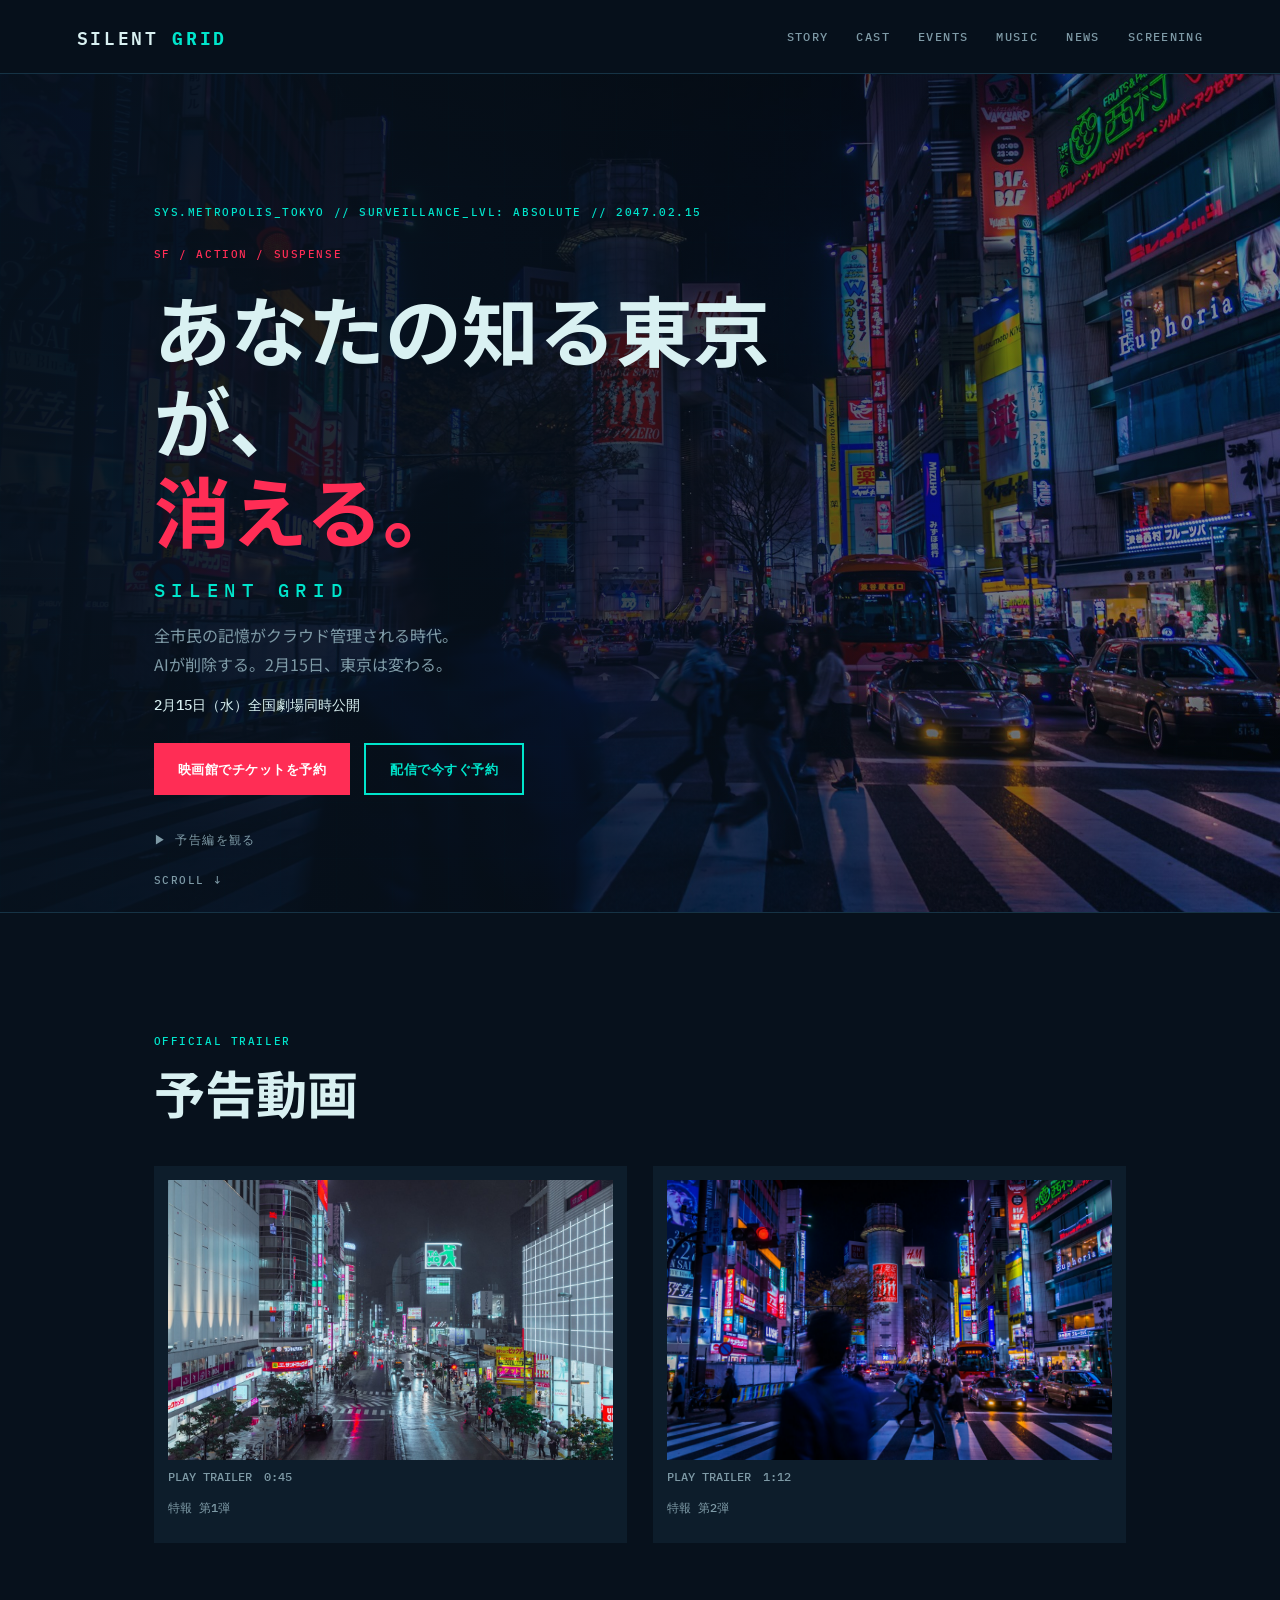
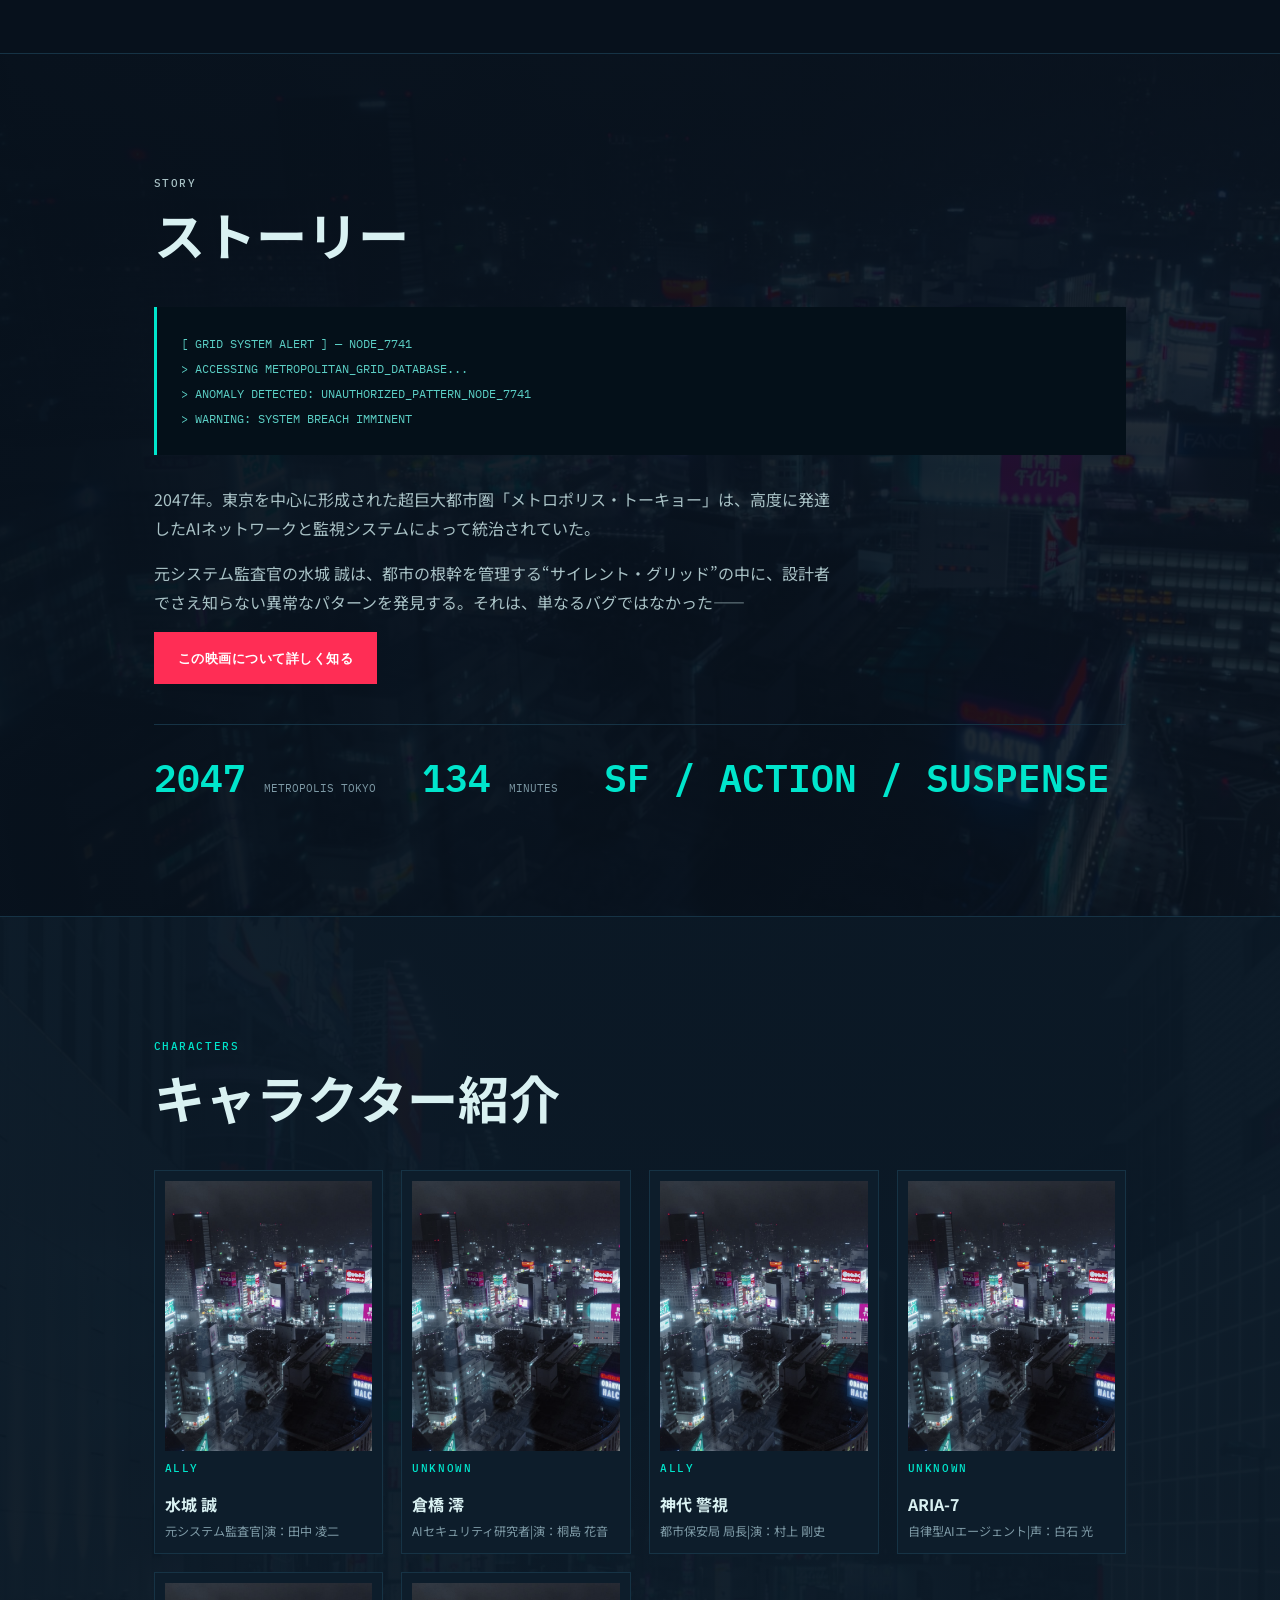
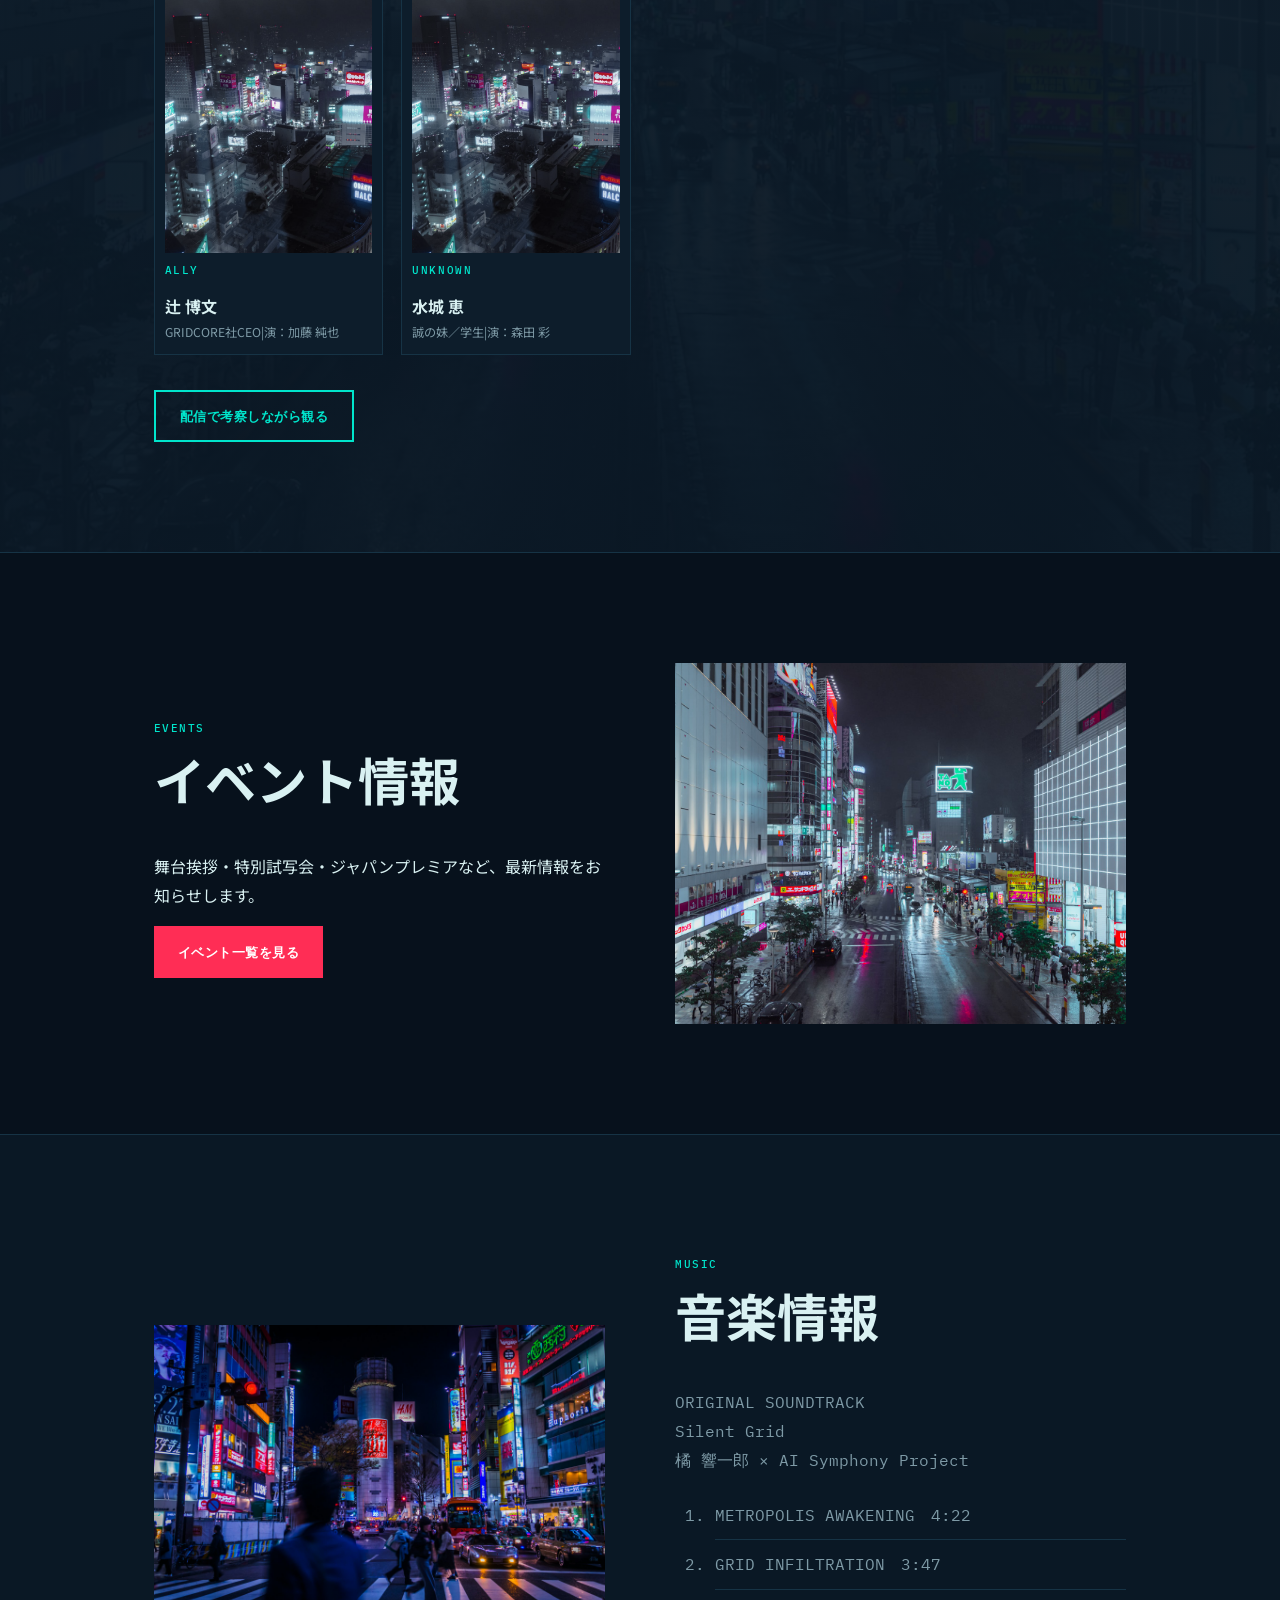
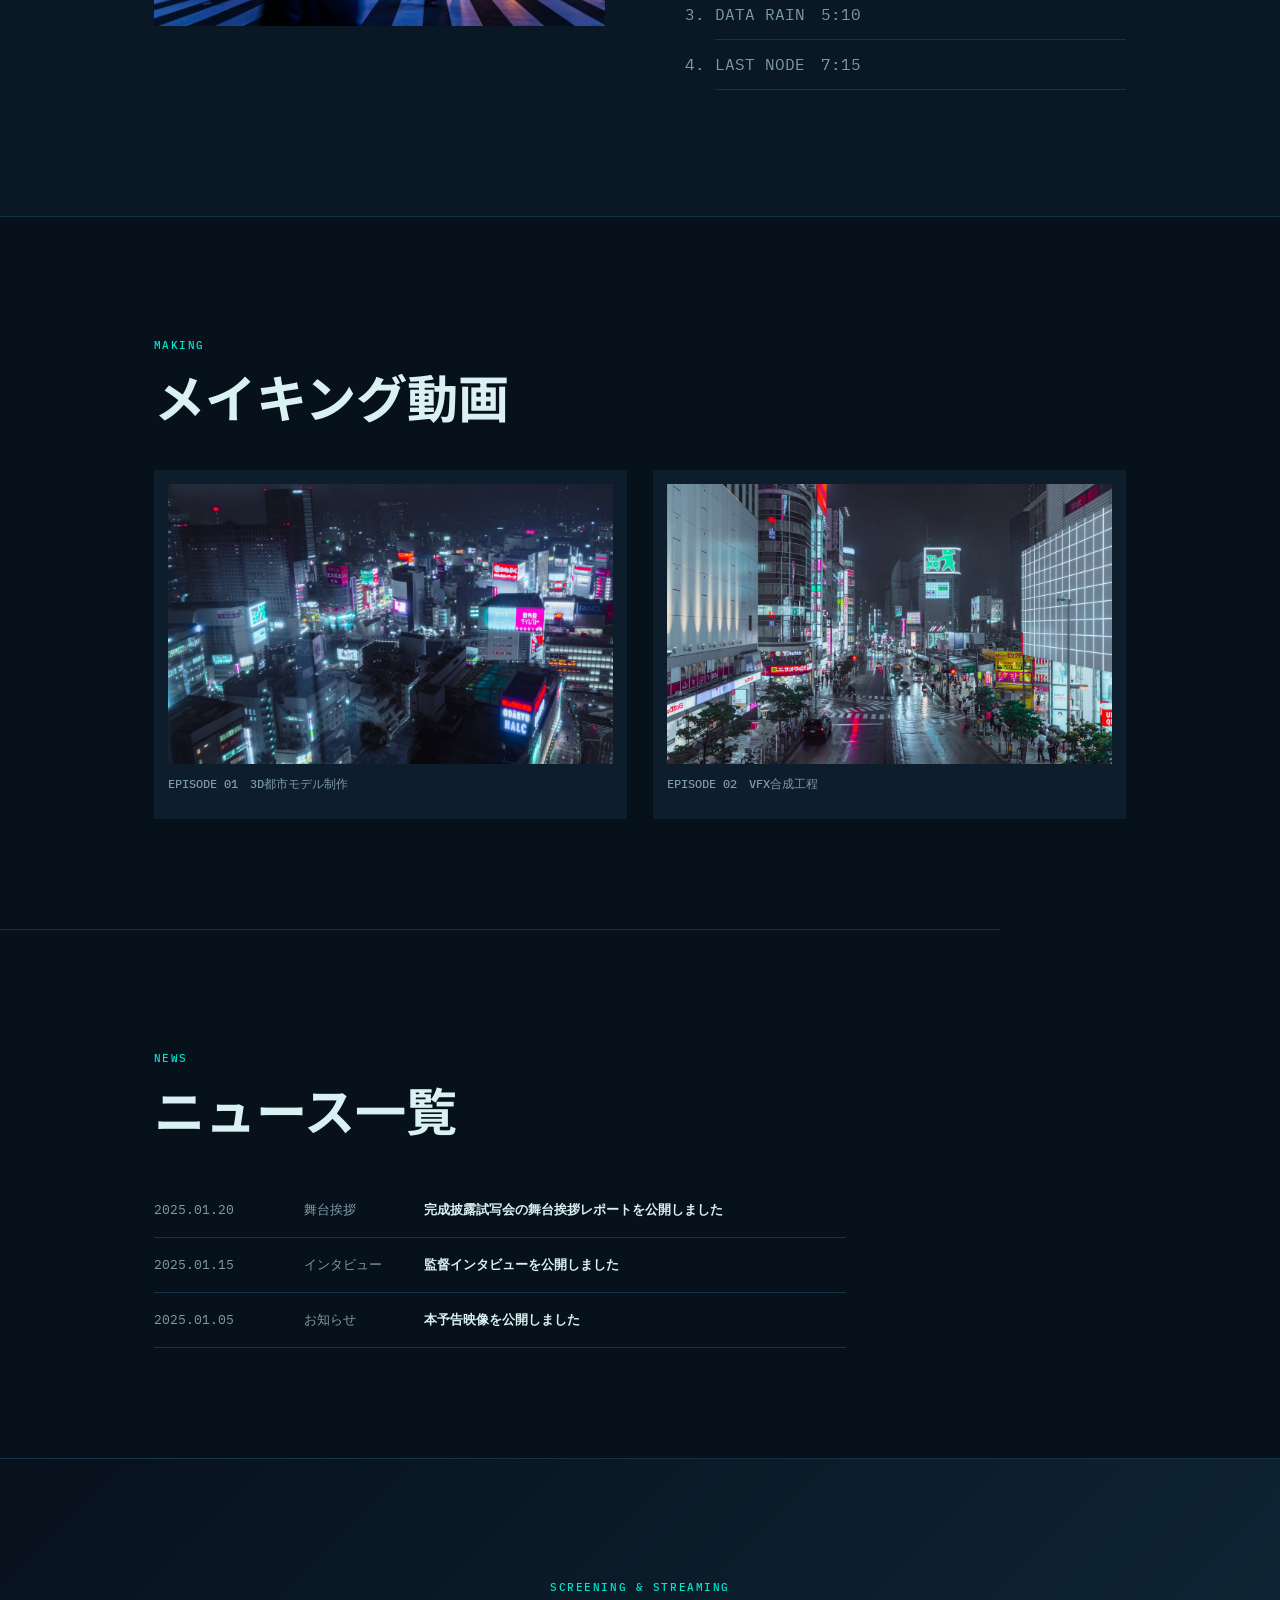
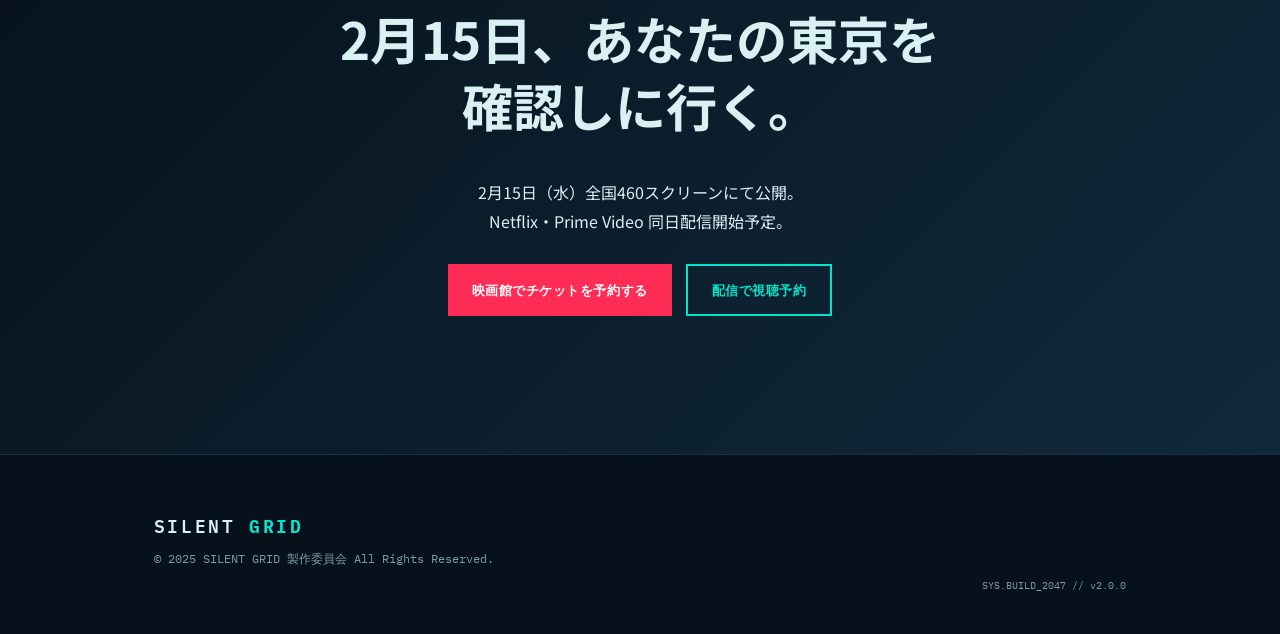
<file: silent-grid-lp/index.html>
<!doctype html><html lang="ja"><head><meta charset="UTF-8"><meta name="viewport" content="width=device-width,initial-scale=1"><meta name="description" content="映画 SILENT GRID 公式サイト"><title>SILENT GRID | OFFICIAL SITE</title><link rel="preconnect" href="https://fonts.googleapis.com"><link rel="preconnect" href="https://fonts.gstatic.com" crossorigin><link href="https://fonts.googleapis.com/css2?family=IBM+Plex+Mono:wght@400;500;600&family=Noto+Sans+JP:wght@400;500;700&display=swap" rel="stylesheet"><link rel="stylesheet" href="style.css"></head><body>
<header class="site-header"><a class="brand" href="#top">SILENT <b>GRID</b></a><nav><a href="#story">STORY</a><a href="#cast">CAST</a><a href="#events">EVENTS</a><a href="#music">MUSIC</a><a href="#news">NEWS</a><a href="#screening">SCREENING</a></nav><button class="menu" aria-label="メニュー">☰</button></header>
<main id="top"><section class="hero"><div class="hero-grid"></div><div class="hero-inner"><p class="system">SYS.METROPOLIS_TOKYO // SURVEILLANCE_LVL: ABSOLUTE // 2047.02.15</p><p class="genre">SF / ACTION / SUSPENSE</p><h1>あなたの知る東京が、<span>消える。</span></h1><p class="title">SILENT GRID</p><p class="intro">全市民の記憶がクラウド管理される時代。<br>AIが削除する。2月15日、東京は変わる。</p><p class="release">2月15日（水）全国劇場同時公開</p><div class="cta"><a class="btn red" href="#screening">映画館でチケットを予約</a><a class="btn cyan" href="#screening">配信で今すぐ予約</a></div><a class="trailer-link" href="#trailer">▶ 予告編を観る</a></div><span class="scroll">SCROLL ↓</span></section>
<section id="trailer" class="section trailer"><p class="kicker">OFFICIAL TRAILER</p><h2>予告動画</h2><div class="media-grid"><article><img src="assets/Trailer_01.png" alt="特報 第1弾"><span>PLAY TRAILER　0:45</span><h3>特報 第1弾</h3></article><article><img src="assets/Trailer_02.png" alt="特報 第2弾"><span>PLAY TRAILER　1:12</span><h3>特報 第2弾</h3></article></div></section>
<section id="story" class="section story"><p class="kicker">STORY</p><h2>ストーリー</h2><div class="terminal">[ GRID SYSTEM ALERT ] — NODE_7741<br>&gt; ACCESSING METROPOLITAN_GRID_DATABASE...<br>&gt; ANOMALY DETECTED: UNAUTHORIZED_PATTERN_NODE_7741<br>&gt; WARNING: SYSTEM BREACH IMMINENT</div><p>2047年。東京を中心に形成された超巨大都市圏「メトロポリス・トーキョー」は、高度に発達したAIネットワークと監視システムによって統治されていた。</p><p>元システム監査官の水城 誠は、都市の根幹を管理する“サイレント・グリッド”の中に、設計者でさえ知らない異常なパターンを発見する。それは、単なるバグではなかった——</p><a class="btn red" href="#cast">この映画について詳しく知る</a><div class="facts"><b>2047</b><span>METROPOLIS TOKYO</span><b>134</b><span>MINUTES</span><b>SF / ACTION / SUSPENSE</b></div></section>
<section id="cast" class="section cast"><p class="kicker">CHARACTERS</p><h2>キャラクター紹介</h2><div class="cast-grid" id="castGrid"></div><a class="btn cyan" href="#screening">配信で考察しながら観る</a></section>
<section id="events" class="section split"><div><p class="kicker">EVENTS</p><h2>イベント情報</h2><p>舞台挨拶・特別試写会・ジャパンプレミアなど、最新情報をお知らせします。</p><a class="btn red" href="#news">イベント一覧を見る</a></div><img src="assets/Contents_Event.png" alt="イベント情報"></section>
<section id="music" class="section split reverse"><img src="assets/Contents_Music.png" alt="音楽情報"><div><p class="kicker">MUSIC</p><h2>音楽情報</h2><p class="mono">ORIGINAL SOUNDTRACK<br>Silent Grid<br>橘 響一郎 × AI Symphony Project</p><ol><li>METROPOLIS AWAKENING　4:22</li><li>GRID INFILTRATION　3:47</li><li>DATA RAIN　5:10</li><li>LAST NODE　7:15</li></ol></div></section>
<section class="section making"><p class="kicker">MAKING</p><h2>メイキング動画</h2><div class="media-grid"><article><img src="assets/Making_01.png" alt="メイキング1"><h3>EPISODE 01　3D都市モデル制作</h3></article><article><img src="assets/Making_02.png" alt="メイキング2"><h3>EPISODE 02　VFX合成工程</h3></article></div></section>
<section id="news" class="section news"><p class="kicker">NEWS</p><h2>ニュース一覧</h2><div id="newsList"></div></section>
<section id="screening" class="section screening"><p class="kicker">SCREENING & STREAMING</p><h2>2月15日、あなたの東京を<br>確認しに行く。</h2><p>2月15日（水）全国460スクリーンにて公開。<br>Netflix・Prime Video 同日配信開始予定。</p><div class="cta"><a class="btn red" href="#">映画館でチケットを予約する</a><a class="btn cyan" href="#">配信で視聴予約</a></div></section></main>
<footer><div class="brand">SILENT <b>GRID</b></div><p>© 2025 SILENT GRID 製作委員会 All Rights Reserved.</p><small>SYS.BUILD_2047 // v2.0.0</small></footer><script src="script.js"></script></body></html>
</file>
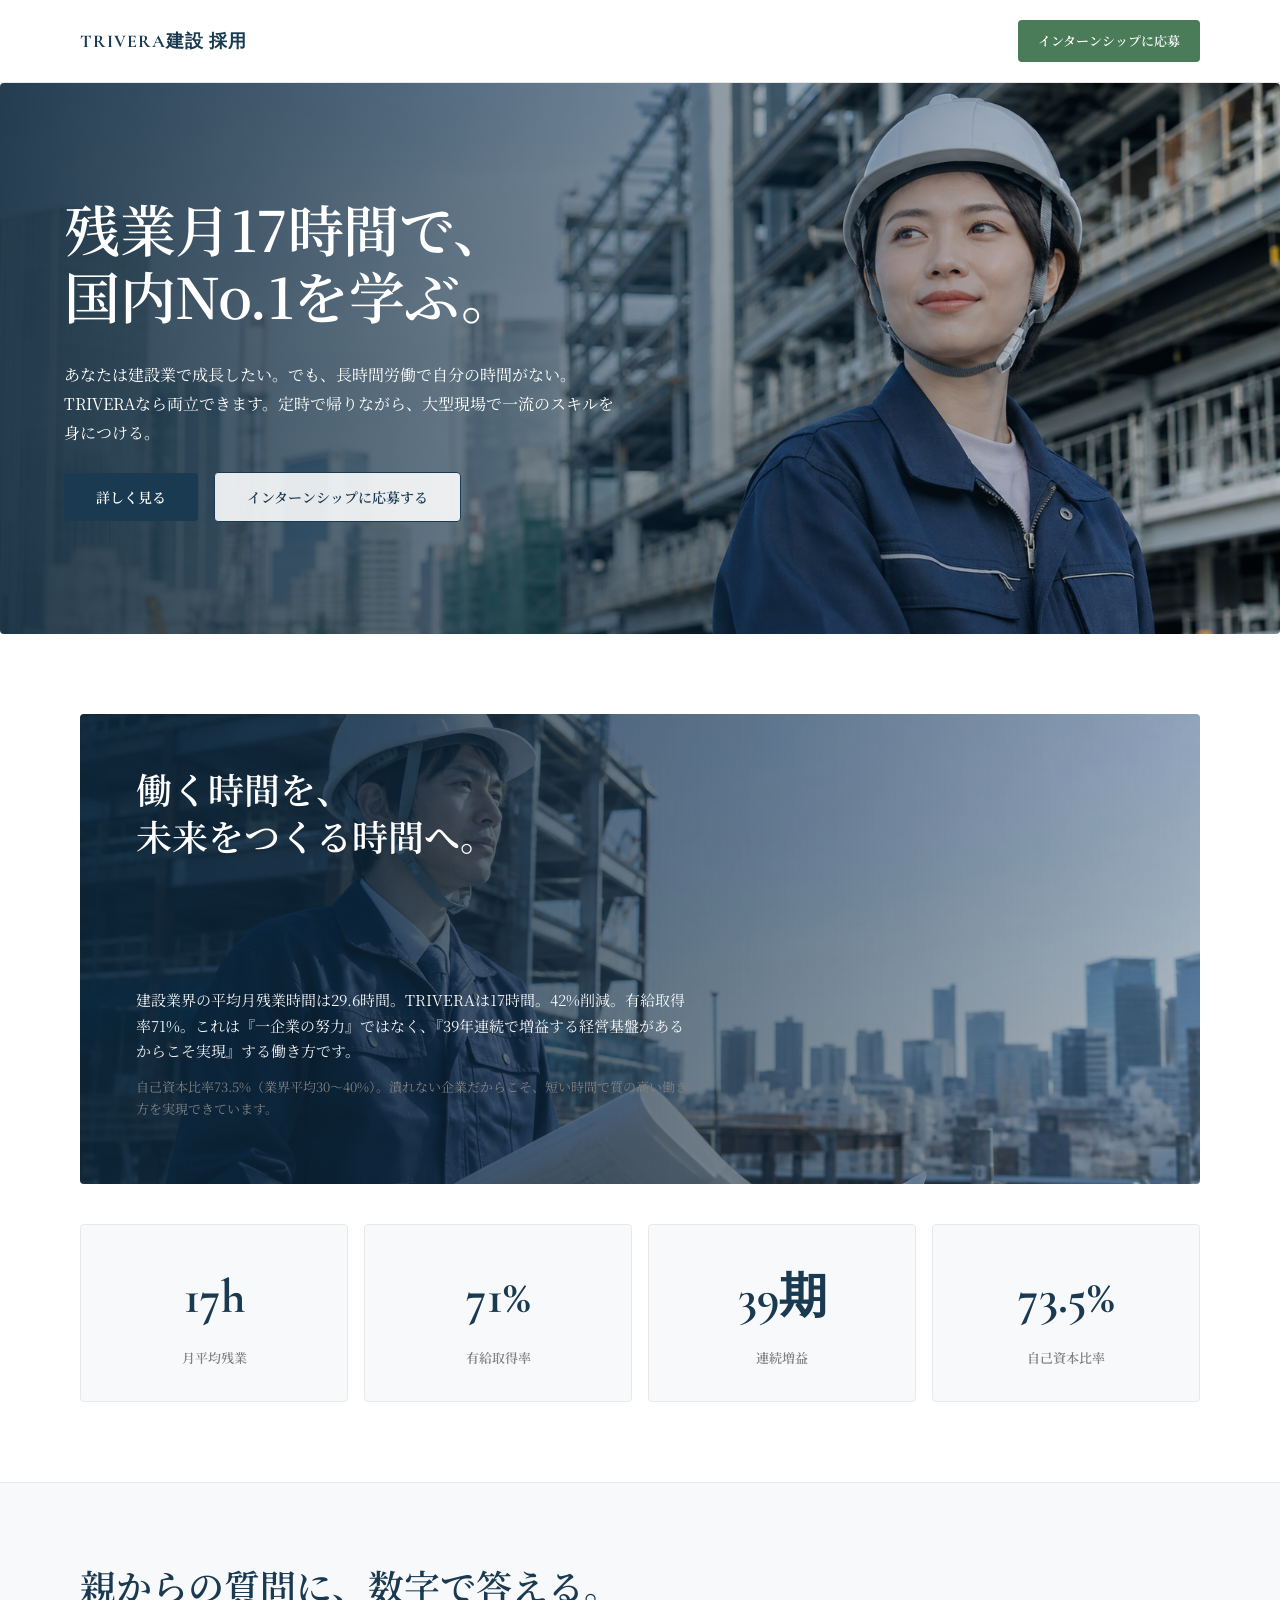
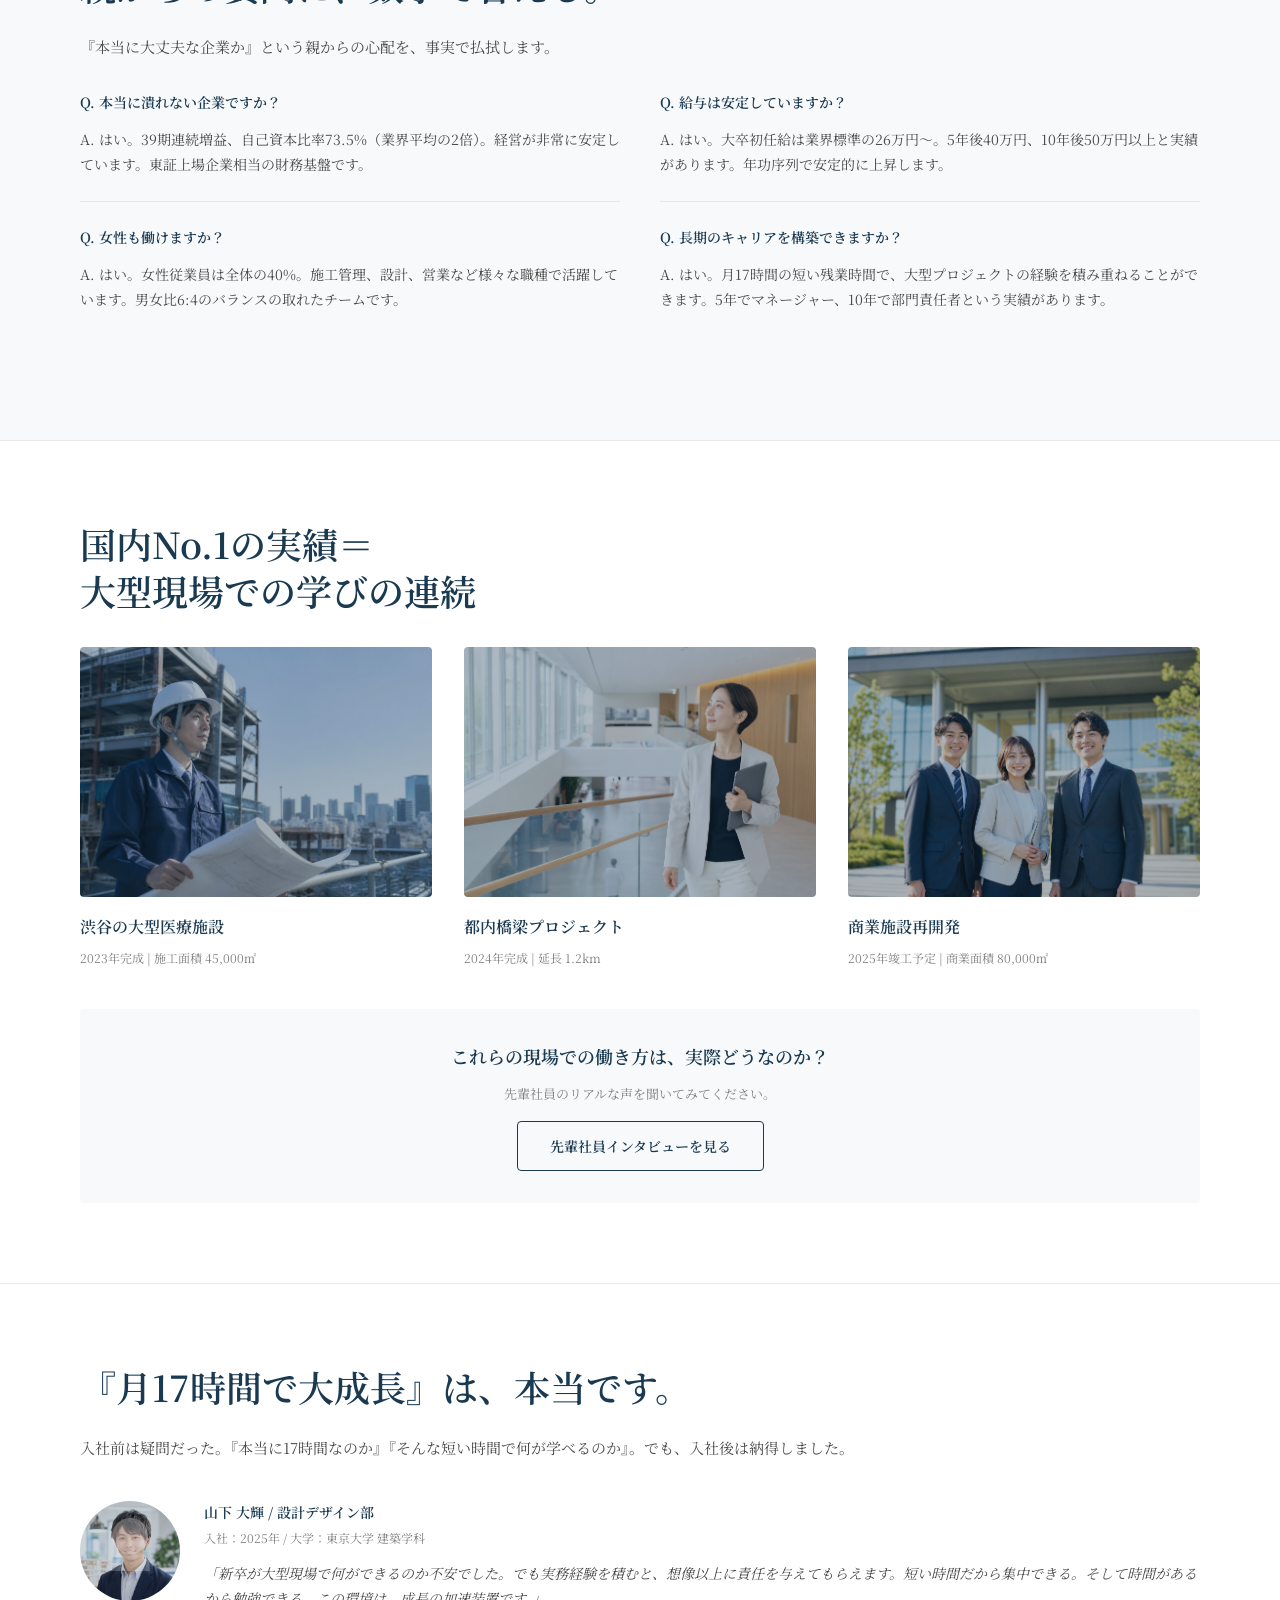
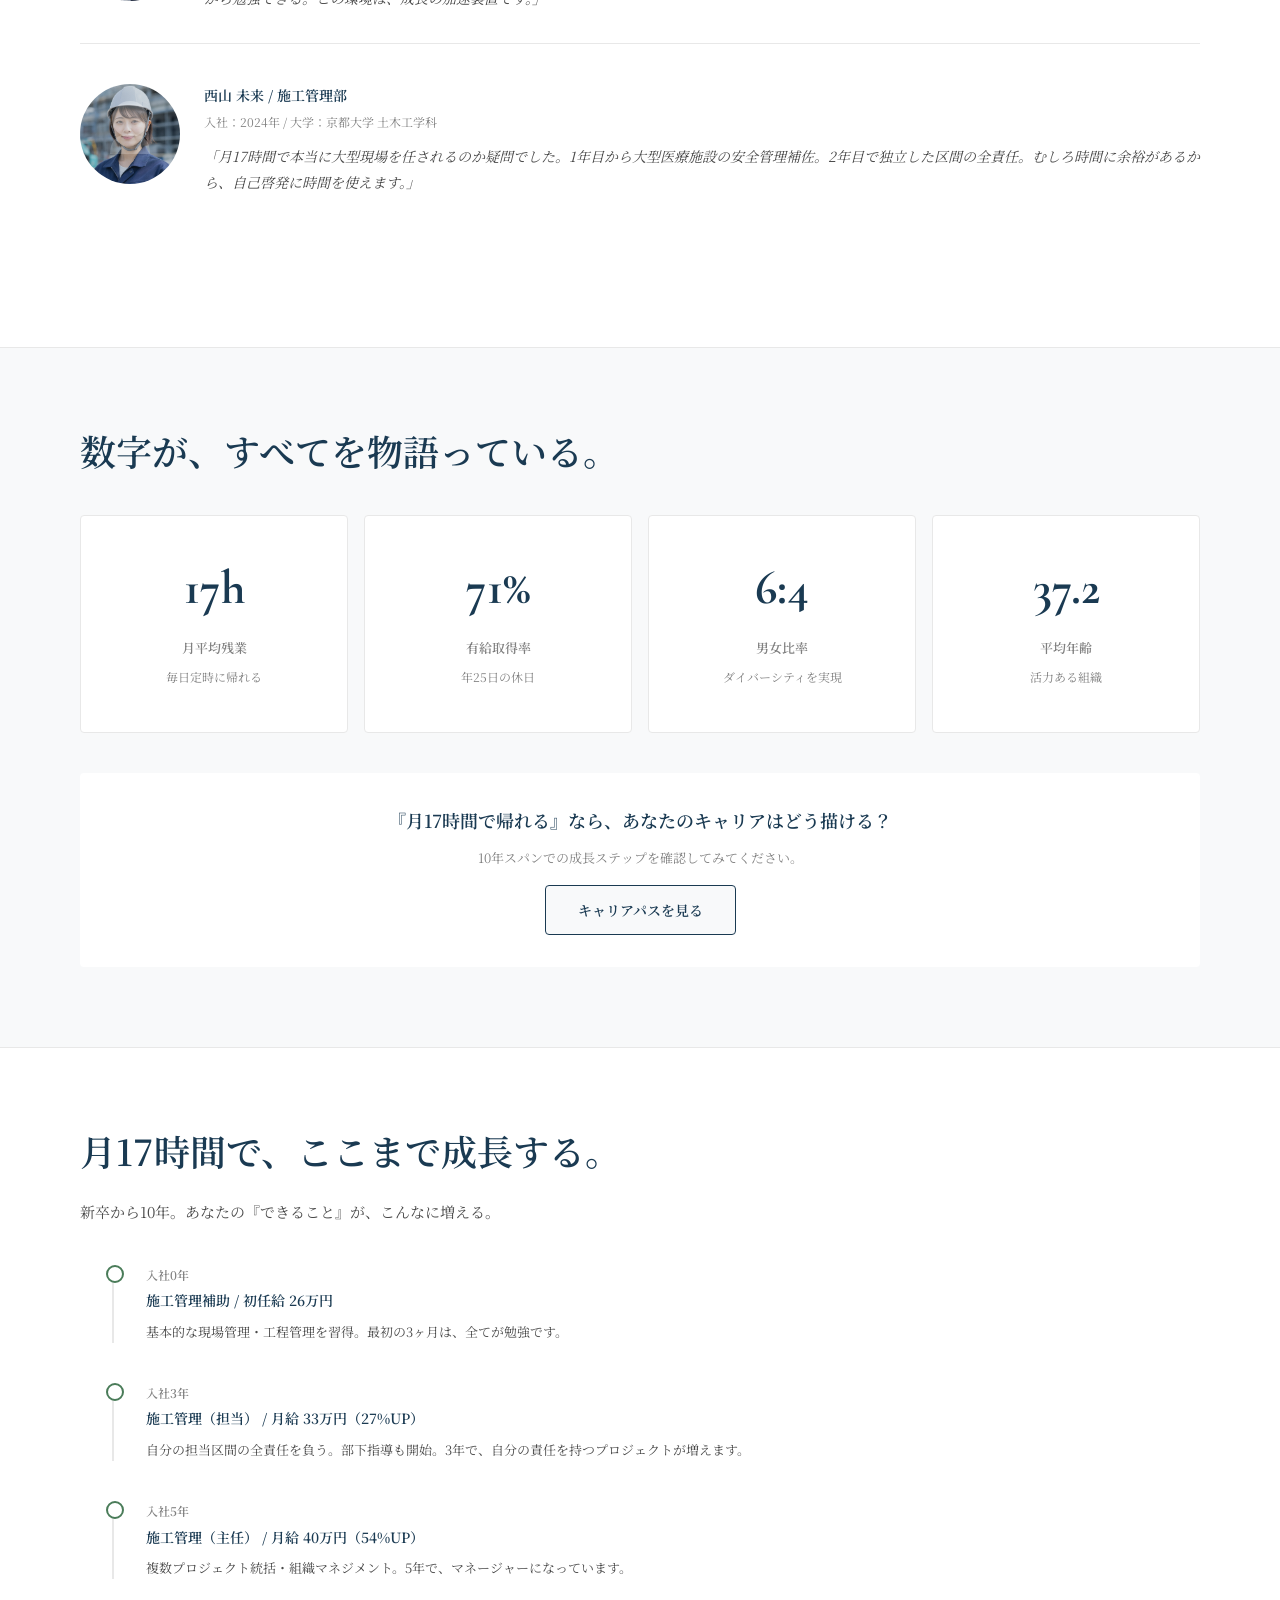
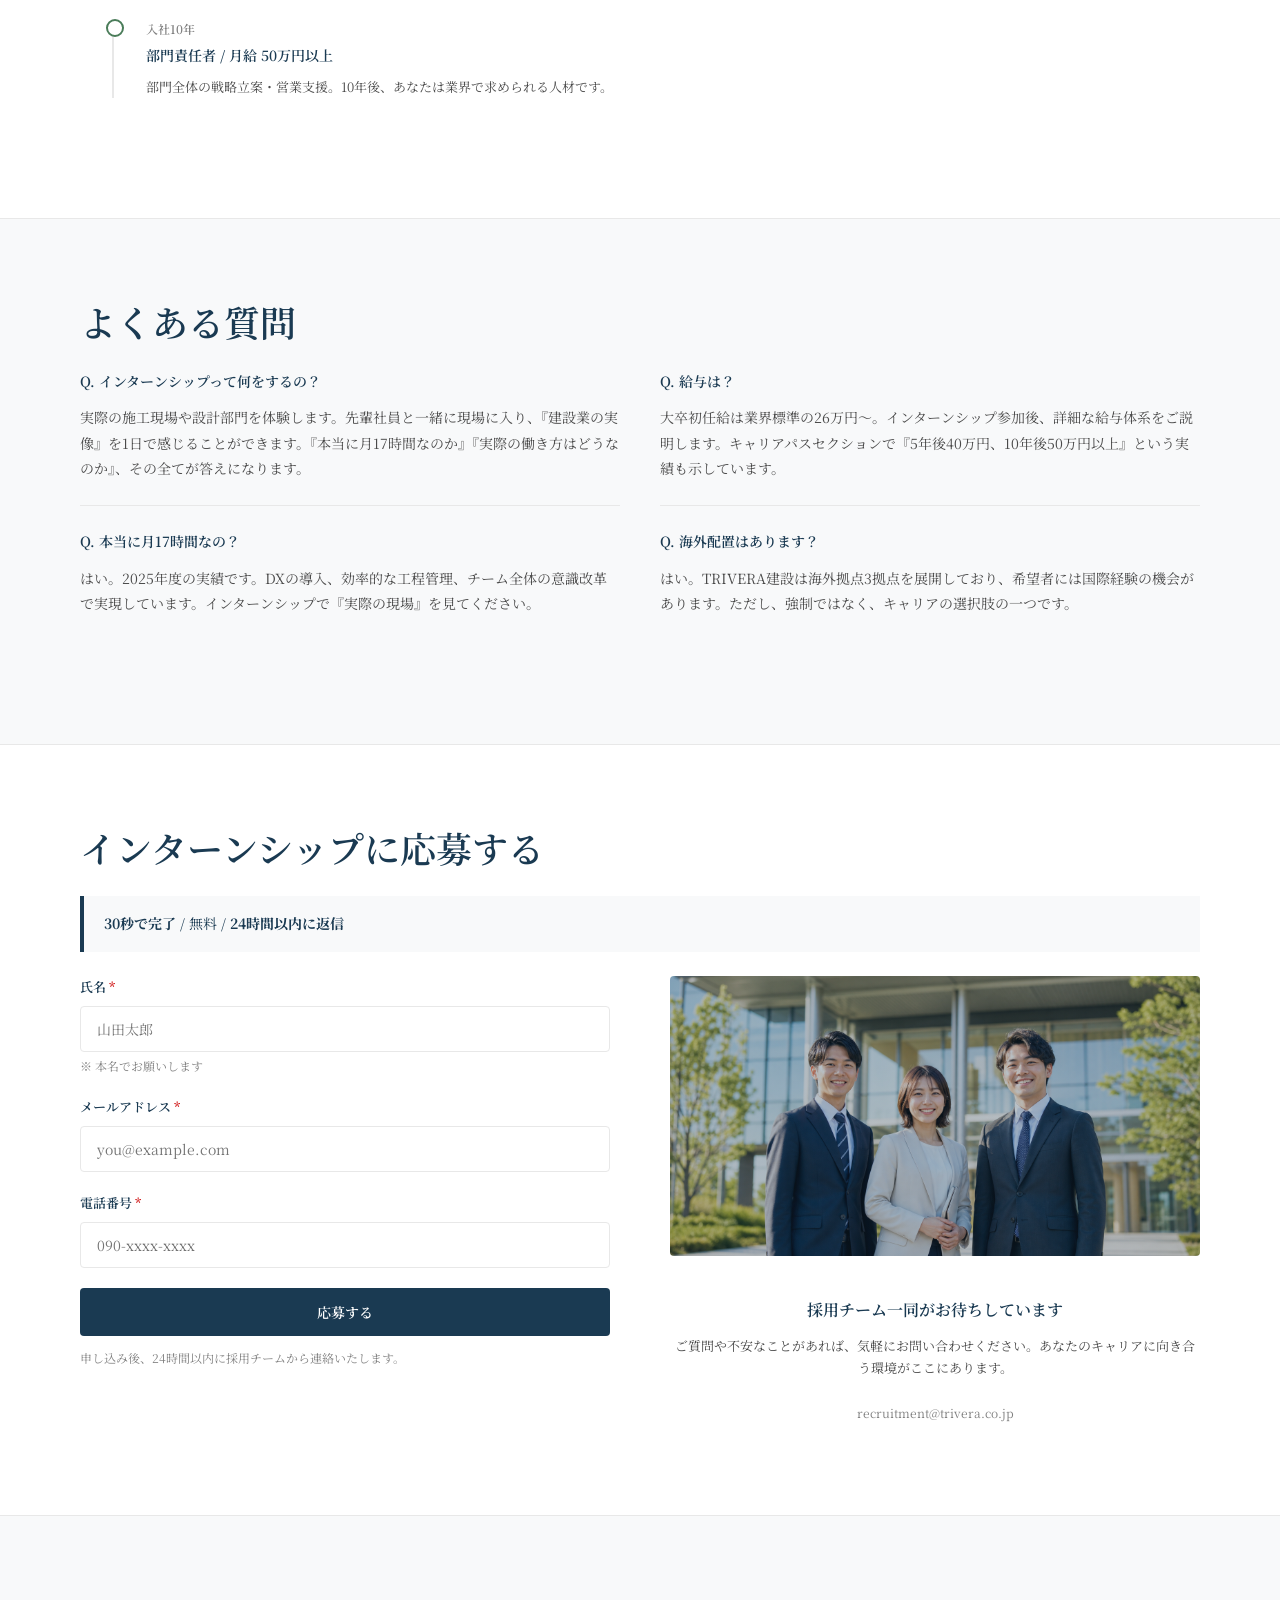
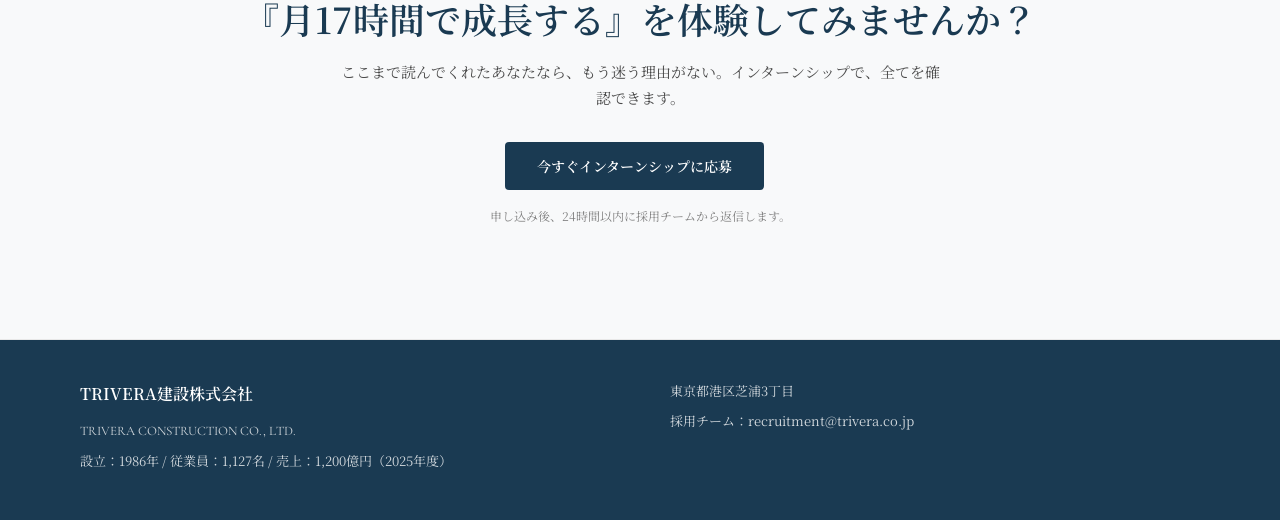
<file: trivera-recruitment-lp/index.html>
<!DOCTYPE html>
<html lang="ja">
<head>
<meta charset="UTF-8">
<meta name="viewport" content="width=device-width, initial-scale=1.0">
<title>TRIVERA建設 採用サイト | デザインカンプ</title>
<link rel="preconnect" href="https://fonts.googleapis.com">
<link rel="preconnect" href="https://fonts.gstatic.com" crossorigin>
<link href="https://fonts.googleapis.com/css2?family=Noto+Serif+JP:wght@400;600;700&family=Cormorant+Garamond:wght@400;600;700&display=swap" rel="stylesheet">
<style>
* {
  margin: 0;
  padding: 0;
  box-sizing: border-box;
}

:root {
  --base-color: #F8F9FA;
  --main-color: #1A3A52;
  --accent-color: #4A7C59;
  --text-primary: #1A1A1A;
  --text-secondary: #4A4A4A;
  --text-tertiary: #808080;
  --border-light: #E8E8E8;
  --white: #FFFFFF;
}

html, body {
  font-family: 'Noto Serif JP', serif;
  color: var(--text-primary);
  background-color: var(--base-color);
  line-height: 1.7;
}

h1, h2, h3, h4, h5, h6 {
  font-family: 'Noto Serif JP', serif;
  font-weight: 600;
  color: var(--main-color);
}

h1 { font-size: 56px; line-height: 1.2; letter-spacing: -0.5px; }
h2 { font-size: 36px; line-height: 1.3; margin-bottom: 24px; }
h3 { font-size: 18px; margin-bottom: 12px; }
h4 { font-size: 16px; font-weight: 600; }

p { font-size: 15px; margin-bottom: 12px; }

.container {
  max-width: 1440px;
  margin: 0 auto;
  padding: 0 80px;
}

.grid {
  display: grid;
  grid-template-columns: repeat(12, 1fr);
  gap: 24px;
}

.col-12 { grid-column: span 12; }
.col-6 { grid-column: span 6; }
.col-4 { grid-column: span 4; }

header {
  background: var(--white);
  border-bottom: 1px solid var(--border-light);
  padding: 20px 0;
  position: sticky;
  top: 0;
  z-index: 100;
}

.header-content {
  display: flex;
  justify-content: space-between;
  align-items: center;
}

.logo {
  font-family: 'Cormorant Garamond', serif;
  font-size: 18px;
  font-weight: 700;
  color: var(--main-color);
  letter-spacing: 1px;
}

.nav-cta {
  padding: 10px 20px;
  background: var(--accent-color);
  color: var(--white);
  text-decoration: none;
  border-radius: 4px;
  font-size: 13px;
  font-weight: 600;
  transition: background 0.3s;
}

.nav-cta:hover {
  background: #3a6a4a;
}

section {
  padding: 80px 0;
  background: var(--white);
  border-bottom: 1px solid var(--border-light);
}

.section-label {
  font-family: 'Cormorant Garamond', serif;
  font-size: 11px;
  font-weight: 700;
  letter-spacing: 2px;
  color: var(--text-tertiary);
  text-transform: uppercase;
  margin-bottom: 20px;
}

.hero {
  display: grid;
  grid-template-columns: repeat(2, 1fr);
  gap: 60px;
  align-items: center;
}

.hero-text h1 {
  margin-bottom: 32px;
  color: var(--main-color);
}

.hero-text p {
  font-size: 16px;
  color: var(--text-secondary);
  line-height: 1.8;
  margin-bottom: 24px;
}

.btn {
  display: inline-block;
  padding: 14px 32px;
  border-radius: 4px;
  text-decoration: none;
  font-weight: 600;
  font-size: 14px;
  transition: all 0.3s;
  cursor: pointer;
  border: none;
  font-family: 'Noto Serif JP', serif;
}

.btn-primary {
  background: var(--main-color);
  color: var(--white);
  margin-right: 12px;
}

.btn-primary:hover {
  background: #132a3a;
}

.btn-secondary {
  background: var(--base-color);
  color: var(--main-color);
  border: 1.5px solid var(--main-color);
}

.btn-secondary:hover {
  background: #f0f2f5;
}

.hero-image {
  background: linear-gradient(90deg, rgba(26,58,82,.82), rgba(26,58,82,.15)), url('trivera-assets/hero-construction.png') center/cover;
  border-radius: 4px;
  height: 400px;
  display: flex;
  align-items: center;
  justify-content: center;
  color: var(--text-tertiary);
  font-size: 14px;
  position: relative;
  overflow: hidden;
}

.stats-grid {
  display: grid;
  grid-template-columns: repeat(4, 1fr);
  gap: 16px;
  margin-top: 40px;
}

.stat-card {
  background: var(--base-color);
  padding: 32px 20px;
  text-align: center;
  border-radius: 4px;
  border: 1px solid var(--border-light);
}

.stat-value {
  font-family: 'Cormorant Garamond', serif;
  font-size: 48px;
  font-weight: 700;
  color: var(--main-color);
  margin-bottom: 8px;
}

.stat-label {
  font-size: 13px;
  color: var(--text-tertiary);
  font-weight: 600;
}

.faq-section {
  display: grid;
  grid-template-columns: repeat(2, 1fr);
  gap: 40px;
}

.faq-item {
  border-bottom: 1px solid var(--border-light);
  padding-bottom: 24px;
  margin-bottom: 24px;
}

.faq-item:last-child {
  border-bottom: none;
}

.faq-question {
  font-size: 14px;
  font-weight: 600;
  color: var(--main-color);
  margin-bottom: 12px;
}

.faq-answer {
  font-size: 14px;
  color: var(--text-secondary);
  line-height: 1.8;
}

.project-grid {
  display: grid;
  grid-template-columns: repeat(3, 1fr);
  gap: 32px;
  margin-top: 32px;
}

.project-card {
  background: var(--white);
}

.project-image {
  background: linear-gradient(rgba(26,58,82,.35),rgba(26,58,82,.35)), url('trivera-assets/team-office.png') center/cover;
  height: 250px;
  border-radius: 4px;
  margin-bottom: 16px;
  display: flex;
  align-items: center;
  justify-content: center;
  color: var(--text-tertiary);
}

.project-title {
  font-size: 16px;
  font-weight: 600;
  color: var(--main-color);
  margin-bottom: 8px;
}

.project-meta {
  font-size: 12px;
  color: var(--text-tertiary);
}

.cta-section {
  background: var(--base-color);
  padding: 32px;
  border-radius: 4px;
  text-align: center;
  margin-top: 40px;
}

.cta-section h3 {
  margin-bottom: 12px;
}

.cta-section p {
  font-size: 13px;
  color: var(--text-tertiary);
  margin-bottom: 16px;
}

.interview-item {
  display: grid;
  grid-template-columns: 100px 1fr;
  gap: 24px;
  margin-bottom: 40px;
  padding-bottom: 32px;
  border-bottom: 1px solid var(--border-light);
}

.interview-item:last-child {
  border-bottom: none;
}

.avatar {
  width: 100px;
  height: 100px;
  border-radius: 50%;
  background: linear-gradient(rgba(26,58,82,.35),rgba(26,58,82,.35)), url('trivera-assets/team-office.png') center/cover;
  display: flex;
  align-items: center;
  justify-content: center;
  color: var(--text-tertiary);
  font-size: 12px;
}

.interview-name {
  font-size: 14px;
  font-weight: 600;
  color: var(--main-color);
  margin-bottom: 4px;
}

.interview-role {
  font-size: 12px;
  color: var(--text-tertiary);
  margin-bottom: 12px;
}

.interview-quote {
  font-size: 14px;
  color: var(--text-secondary);
  font-style: italic;
  line-height: 1.8;
}

.timeline {
  margin-left: 32px;
}

.timeline-item {
  margin-bottom: 40px;
  padding-left: 32px;
  border-left: 2px solid var(--border-light);
  position: relative;
}

.timeline-item::before {
  content: '';
  position: absolute;
  left: -8px;
  top: 0;
  width: 14px;
  height: 14px;
  background: var(--white);
  border: 2px solid var(--accent-color);
  border-radius: 50%;
}

.timeline-year {
  font-size: 12px;
  color: var(--text-tertiary);
  font-weight: 600;
  margin-bottom: 4px;
}

.timeline-title {
  font-size: 14px;
  font-weight: 600;
  color: var(--main-color);
  margin-bottom: 8px;
}

.timeline-desc {
  font-size: 13px;
  color: var(--text-secondary);
  line-height: 1.7;
}

.form-wrapper {
  display: grid;
  grid-template-columns: 1fr 1fr;
  gap: 60px;
  align-items: flex-start;
}

.form-group {
  margin-bottom: 20px;
}

.form-label {
  display: block;
  font-size: 13px;
  font-weight: 600;
  color: var(--main-color);
  margin-bottom: 8px;
}

.form-input {
  width: 100%;
  padding: 12px 16px;
  border: 1px solid var(--border-light);
  border-radius: 4px;
  font-family: 'Noto Serif JP', serif;
  font-size: 14px;
  color: var(--text-primary);
}

.form-input:focus {
  outline: none;
  border-color: var(--accent-color);
  background: rgba(74, 124, 89, 0.02);
}

.highlight-box {
  background: var(--base-color);
  border-left: 4px solid var(--main-color);
  padding: 16px 20px;
  margin: 24px 0;
  border-radius: 0;
}

.highlight-box p {
  margin: 0;
  font-size: 14px;
  color: var(--main-color);
}

.form-side {
  display: flex;
  flex-direction: column;
  justify-content: center;
  align-items: center;
  text-align: center;
}

.form-image {
  background: linear-gradient(rgba(26,58,82,.35),rgba(26,58,82,.35)), url('trivera-assets/team-office.png') center/cover;
  width: 100%;
  height: 280px;
  border-radius: 4px;
  margin-bottom: 24px;
  display: flex;
  align-items: center;
  justify-content: center;
}

.form-side h3 {
  font-size: 16px;
  color: var(--main-color);
  margin-bottom: 12px;
  margin-top: 16px;
}

.form-side p {
  font-size: 13px;
  color: var(--text-secondary);
  line-height: 1.7;
}

.final-cta {
  background: var(--base-color);
  padding: 80px 0;
  text-align: center;
}

.final-cta h2 {
  margin-bottom: 16px;
}

.final-cta p {
  max-width: 600px;
  margin: 0 auto 32px;
  color: var(--text-secondary);
  font-size: 15px;
}

footer {
  background: var(--main-color);
  color: var(--white);
  padding: 40px 0;
}

.footer-content {
  display: grid;
  grid-template-columns: 1fr 1fr;
  gap: 60px;
}

.footer-col h3 {
  color: var(--white);
  font-size: 16px;
  margin-bottom: 12px;
}

.footer-col p {
  font-size: 13px;
  color: rgba(255, 255, 255, 0.8);
  margin-bottom: 8px;
}

.accent-text {
  color: var(--accent-color);
  font-weight: 600;
}

.visual-svg {
  position: absolute;
  width: 100%;
  height: 100%;
  top: 0;
  left: 0;
}

.project-image {
  background: linear-gradient(rgba(26,58,82,.42),rgba(26,58,82,.42)), url('trivera-assets/hero-construction.png') center/cover;
  height: 250px;
  border-radius: 4px;
  margin-bottom: 16px;
  display: flex;
  align-items: center;
  justify-content: center;
  color: var(--text-tertiary);
  position: relative;
  overflow: hidden;
}

.form-image {
  background: linear-gradient(rgba(26,58,82,.42),rgba(26,58,82,.42)), url('trivera-assets/team-office.png') center/cover;
  width: 100%;
  height: 280px;
  border-radius: 4px;
  margin-bottom: 24px;
  display: flex;
  align-items: center;
  justify-content: center;
  position: relative;
  overflow: hidden;
}

@media (max-width: 768px) {
  .container {
    padding: 0 20px;
  }

  section {
    padding: 40px 0;
  }

  .hero, .form-wrapper {
    grid-template-columns: 1fr;
    gap: 40px;
  }

  .stats-grid {
    grid-template-columns: repeat(2, 1fr);
  }

  .project-grid {
    grid-template-columns: 1fr;
  }

  .faq-section {
    grid-template-columns: 1fr;
    gap: 20px;
  }

  .col-6 {
    grid-column: span 12;
  }

  h1 { font-size: 36px; }
  h2 { font-size: 24px; }

  .interview-item {
    grid-template-columns: 80px 1fr;
    gap: 16px;
  }

  .avatar {
    width: 80px;
    height: 80px;
  }

  .footer-content {
    grid-template-columns: 1fr;
    gap: 30px;
  }
}
.hero-image .visual-svg,.project-image .visual-svg,.form-image .visual-svg,.avatar .visual-svg{display:none;}
/* Photo-led overlays */
.hero-section .container,.workstyle-section .container{position:relative}
.hero-section .hero{position:relative;display:block;min-height:520px;padding:0;overflow:hidden}
.hero-section .hero-image{position:absolute;inset:0;width:100%;height:100%!important;border-radius:4px;background:linear-gradient(90deg,rgba(12,38,58,.88) 0%,rgba(12,38,58,.52) 48%,rgba(12,38,58,.08) 100%),url('trivera-assets/hero-construction.png') center/cover}
.hero-section .hero-text{position:relative;z-index:2;max-width:680px;padding:112px 64px;color:#fff}
.hero-section .hero-text h1,.hero-section .hero-text p{color:#fff}.hero-section .hero-text p{max-width:570px}.hero-section .hero-text .btn-secondary{background:rgba(255,255,255,.88)}
.workstyle-section .grid{position:relative;display:block;min-height:390px;overflow:hidden;border-radius:4px;background:linear-gradient(90deg,rgba(12,38,58,.9),rgba(12,38,58,.3)),url('trivera-assets/site-manager.png') center/cover}
.workstyle-section .grid>.col-12,.workstyle-section .grid>.col-6:nth-of-type(2){position:relative;z-index:2;width:60%;padding:52px 56px;color:#fff}.workstyle-section .grid>.col-6:first-of-type p{color:#fff}.workstyle-section .grid>.col-6:nth-of-type(3){display:none}
.project-image{background:linear-gradient(rgba(26,58,82,.35),rgba(26,58,82,.35)),url('trivera-assets/architect.png') center/cover}
.form-image{background:linear-gradient(rgba(26,58,82,.3),rgba(26,58,82,.3)),url('trivera-assets/recruit-team.png') center/cover}
@media(max-width:768px){.hero-section .hero-text{padding:72px 28px}.hero-section .hero{min-height:600px}.hero-section .hero-image{background-position:78% 35%}.workstyle-section .grid>.col-12,.workstyle-section .grid>.col-6:nth-of-type(2){width:100%;padding:38px 28px}.workstyle-section .grid{min-height:520px}}
.hero-section{padding:0;border-bottom:0}.hero-section .container{max-width:none;padding:0}.hero-section .hero{border-radius:0;width:100vw;margin-left:calc(50% - 50vw)}
.workstyle-section .grid> .col-12 h2{color:#fff}.workstyle-section .grid>.col-6:nth-of-type(2) p{color:rgba(255,255,255,.94)}
.project-grid .project-card:nth-child(1) .project-image{background-image:linear-gradient(rgba(26,58,82,.35),rgba(26,58,82,.35)),url('trivera-assets/site-manager.png')}
.project-grid .project-card:nth-child(2) .project-image{background-image:linear-gradient(rgba(26,58,82,.35),rgba(26,58,82,.35)),url('trivera-assets/architect.png')}
.project-grid .project-card:nth-child(3) .project-image{background-image:linear-gradient(rgba(26,58,82,.35),rgba(26,58,82,.35)),url('trivera-assets/recruit-team.png')}
.interview-item:first-of-type .avatar{background-image:linear-gradient(rgba(26,58,82,.2),rgba(26,58,82,.2)),url('trivera-assets/yamashita-profile.png')}
.interview-item:last-of-type .avatar{background-image:linear-gradient(rgba(26,58,82,.2),rgba(26,58,82,.2)),url('trivera-assets/nishiyama-profile.png')}
</style>
</head>
<body>

<header>
  <div class="container">
    <div class="header-content">
      <div class="logo">TRIVERA建設 採用</div>
      <a href="#" class="nav-cta">インターンシップに応募</a>
    </div>
  </div>
</header>

<main>

<!-- Section 01: First View -->
<section class="hero-section">
  <div class="container">
    <div class="hero">
      <div class="hero-text">
        <h1>残業月17時間で、<br>国内No.1を学ぶ。</h1>
        <p>あなたは建設業で成長したい。でも、長時間労働で自分の時間がない。TRIVERAなら両立できます。定時で帰りながら、大型現場で一流のスキルを身につける。</p>
        <div>
          <button class="btn btn-primary">詳しく見る</button>
          <button class="btn btn-secondary">インターンシップに応募する</button>
        </div>
      </div>
      <div class="hero-image">
        <svg class="visual-svg" viewBox="0 0 500 400" xmlns="http://www.w3.org/2000/svg" preserveAspectRatio="xMidYMid slice">
          <defs>
            <pattern id="grid-pattern" width="40" height="40" patternUnits="userSpaceOnUse">
              <path d="M 40 0 L 0 0 0 40" fill="none" stroke="rgba(255,255,255,0.1)" stroke-width="1"/>
            </pattern>
            <linearGradient id="building-gradient" x1="0%" y1="0%" x2="100%" y2="100%">
              <stop offset="0%" style="stop-color:#ffffff;stop-opacity:0.15" />
              <stop offset="100%" style="stop-color:#4A7C59;stop-opacity:0.3" />
            </linearGradient>
          </defs>
          <rect width="500" height="400" fill="url(#grid-pattern)"/>
          
          <!-- 建築図面モチーフ -->
          <g opacity="0.3">
            <rect x="80" y="80" width="140" height="180" fill="none" stroke="rgba(255,255,255,0.4)" stroke-width="2"/>
            <rect x="280" y="100" width="120" height="200" fill="none" stroke="rgba(255,255,255,0.4)" stroke-width="2"/>
            <line x1="150" y1="80" x2="150" y2="260" stroke="rgba(255,255,255,0.3)" stroke-width="1"/>
            <line x1="80" y1="150" x2="220" y2="150" stroke="rgba(255,255,255,0.3)" stroke-width="1"/>
            <line x1="280" y1="180" x2="400" y2="180" stroke="rgba(255,255,255,0.3)" stroke-width="1"/>
          </g>
          
          <!-- 信頼と成長を表現する上昇するライン -->
          <g opacity="0.5">
            <path d="M 60 300 Q 150 200 240 180 T 420 100" fill="none" stroke="rgba(74,124,89,0.6)" stroke-width="3" stroke-linecap="round"/>
            <circle cx="60" cy="300" r="6" fill="rgba(74,124,89,0.8)"/>
            <circle cx="150" cy="200" r="5" fill="rgba(74,124,89,0.7)"/>
            <circle cx="240" cy="180" r="5" fill="rgba(74,124,89,0.7)"/>
            <circle cx="420" cy="100" r="6" fill="rgba(74,124,89,0.9)"/>
          </g>
          
          <!-- 39年の信頼を表現する重ねられた要素 -->
          <g opacity="0.4">
            <circle cx="430" cy="320" r="35" fill="none" stroke="rgba(255,255,255,0.3)" stroke-width="2"/>
            <circle cx="430" cy="320" r="25" fill="none" stroke="rgba(255,255,255,0.3)" stroke-width="1.5"/>
            <circle cx="430" cy="320" r="15" fill="rgba(74,124,89,0.3)"/>
          </g>
          
          <!-- 39を暗示する要素 -->
          <text x="430" y="330" text-anchor="middle" font-family="'Cormorant Garamond', serif" font-size="28" font-weight="700" fill="rgba(255,255,255,0.2)">39</text>
        </svg>
      </div>
    </div>
  </div>
</section>

<!-- Section 02: 働き方×経営基盤 -->
<section class="workstyle-section">
  <div class="container">
    <div class="grid">
      <div class="col-12">
        <h2>働く時間を、<br>未来をつくる時間へ。</h2>
      </div>
      <div class="col-6">
        <p>建設業界の平均月残業時間は29.6時間。TRIVERAは17時間。42%削減。有給取得率71%。これは『一企業の努力』ではなく、『39年連続で増益する経営基盤があるからこそ実現』する働き方です。</p>
        <p style="color: var(--text-tertiary); font-size: 13px;">自己資本比率73.5%（業界平均30～40%）。潰れない企業だからこそ、短い時間で質の高い働き方を実現できています。</p>
      </div>
      <div class="col-6">
        <div class="hero-image" style="height: 280px;">
          <svg class="visual-svg" viewBox="0 0 500 280" xmlns="http://www.w3.org/2000/svg" preserveAspectRatio="xMidYMid slice">
            <defs>
              <pattern id="dots-pattern" width="30" height="30" patternUnits="userSpaceOnUse">
                <circle cx="15" cy="15" r="3" fill="rgba(255,255,255,0.08)"/>
              </pattern>
            </defs>
            <rect width="500" height="280" fill="url(#dots-pattern)"/>
            
            <!-- 月17時間を表現する時計モチーフ -->
            <g opacity="0.35">
              <circle cx="120" cy="140" r="60" fill="none" stroke="rgba(255,255,255,0.3)" stroke-width="2"/>
              <circle cx="120" cy="140" r="50" fill="none" stroke="rgba(255,255,255,0.2)" stroke-width="1"/>
              <line x1="120" y1="95" x2="120" y2="50" stroke="rgba(255,255,255,0.3)" stroke-width="2" stroke-linecap="round"/>
              <line x1="120" y1="140" x2="155" y2="140" stroke="rgba(255,255,255,0.3)" stroke-width="2" stroke-linecap="round"/>
              <circle cx="120" cy="140" r="6" fill="rgba(255,255,255,0.4)"/>
            </g>
            
            <!-- 信頼の堅牢性を表現するグリッド構造 -->
            <g opacity="0.3">
              <rect x="260" y="50" width="200" height="180" fill="none" stroke="rgba(255,255,255,0.3)" stroke-width="2"/>
              <line x1="310" y1="50" x2="310" y2="230" stroke="rgba(255,255,255,0.2)" stroke-width="1"/>
              <line x1="360" y1="50" x2="360" y2="230" stroke="rgba(255,255,255,0.2)" stroke-width="1"/>
              <line x1="260" y1="100" x2="460" y2="100" stroke="rgba(255,255,255,0.2)" stroke-width="1"/>
              <line x1="260" y1="150" x2="460" y2="150" stroke="rgba(255,255,255,0.2)" stroke-width="1"/>
              <line x1="260" y1="200" x2="460" y2="200" stroke="rgba(255,255,255,0.2)" stroke-width="1"/>
            </g>
            
            <!-- 71%の有給取得率を表現するプログレス -->
            <g opacity="0.4">
              <rect x="80" y="210" width="120" height="8" fill="rgba(255,255,255,0.1)" rx="4"/>
              <rect x="80" y="210" width="85" height="8" fill="rgba(74,124,89,0.5)" rx="4"/>
              <text x="215" y="218" font-family="'Cormorant Garamond', serif" font-size="12" fill="rgba(255,255,255,0.4)">71%</text>
            </g>
          </svg>
        </div>
      </div>
    </div>
    <div class="stats-grid">
      <div class="stat-card">
        <div class="stat-value">17h</div>
        <div class="stat-label">月平均残業</div>
      </div>
      <div class="stat-card">
        <div class="stat-value">71%</div>
        <div class="stat-label">有給取得率</div>
      </div>
      <div class="stat-card">
        <div class="stat-value">39期</div>
        <div class="stat-label">連続増益</div>
      </div>
      <div class="stat-card">
        <div class="stat-value">73.5%</div>
        <div class="stat-label">自己資本比率</div>
      </div>
    </div>
  </div>
</section>

<!-- Section 03: 親からのよくある質問 -->
<section style="background: var(--base-color);">
  <div class="container">
    <h2>親からの質問に、数字で答える。</h2>
    <p style="margin-bottom: 32px; color: var(--text-secondary);">『本当に大丈夫な企業か』という親からの心配を、事実で払拭します。</p>
    <div class="faq-section">
      <div>
        <div class="faq-item">
          <div class="faq-question">Q. 本当に潰れない企業ですか？</div>
          <div class="faq-answer">A. はい。39期連続増益、自己資本比率73.5%（業界平均の2倍）。経営が非常に安定しています。東証上場企業相当の財務基盤です。</div>
        </div>
        <div class="faq-item">
          <div class="faq-question">Q. 女性も働けますか？</div>
          <div class="faq-answer">A. はい。女性従業員は全体の40%。施工管理、設計、営業など様々な職種で活躍しています。男女比6:4のバランスの取れたチームです。</div>
        </div>
      </div>
      <div>
        <div class="faq-item">
          <div class="faq-question">Q. 給与は安定していますか？</div>
          <div class="faq-answer">A. はい。大卒初任給は業界標準の26万円～。5年後40万円、10年後50万円以上と実績があります。年功序列で安定的に上昇します。</div>
        </div>
        <div class="faq-item">
          <div class="faq-question">Q. 長期のキャリアを構築できますか？</div>
          <div class="faq-answer">A. はい。月17時間の短い残業時間で、大型プロジェクトの経験を積み重ねることができます。5年でマネージャー、10年で部門責任者という実績があります。</div>
        </div>
      </div>
    </div>
  </div>
</section>

<!-- Section 04: 国内No.1実績 -->
<section>
  <div class="container">
    <h2>国内No.1の実績＝<br>大型現場での学びの連続</h2>
    <div class="project-grid">
      <div class="project-card">
        <div class="project-image">
          <svg class="visual-svg" viewBox="0 0 400 250" xmlns="http://www.w3.org/2000/svg" preserveAspectRatio="xMidYMid slice">
            <defs>
              <linearGradient id="proj1-grad" x1="0%" y1="0%" x2="100%" y2="100%">
                <stop offset="0%" style="stop-color:#1A3A52;stop-opacity:1" />
                <stop offset="100%" style="stop-color:#4A7C59;stop-opacity:1" />
              </linearGradient>
            </defs>
            <rect width="400" height="250" fill="url(#proj1-grad)"/>
            <!-- 医療施設 -->
            <g opacity="0.3">
              <rect x="80" y="60" width="100" height="130" fill="none" stroke="rgba(255,255,255,0.4)" stroke-width="3"/>
              <rect x="190" y="40" width="100" height="150" fill="none" stroke="rgba(255,255,255,0.3)" stroke-width="3"/>
              <circle cx="130" cy="125" r="20" fill="none" stroke="rgba(255,255,255,0.25)" stroke-width="2"/>
              <circle cx="240" cy="115" r="20" fill="none" stroke="rgba(255,255,255,0.25)" stroke-width="2"/>
            </g>
            <text x="200" y="220" text-anchor="middle" font-family="'Cormorant Garamond', serif" font-size="18" fill="rgba(255,255,255,0.4)" font-weight="600">45,000㎡</text>
          </svg>
        </div>
        <div class="project-title">渋谷の大型医療施設</div>
        <div class="project-meta">2023年完成 | 施工面積 45,000㎡</div>
      </div>
      <div class="project-card">
        <div class="project-image">
          <svg class="visual-svg" viewBox="0 0 400 250" xmlns="http://www.w3.org/2000/svg" preserveAspectRatio="xMidYMid slice">
            <defs>
              <linearGradient id="proj2-grad" x1="0%" y1="100%" x2="100%" y2="0%">
                <stop offset="0%" style="stop-color:#4A7C59;stop-opacity:1" />
                <stop offset="100%" style="stop-color:#1A3A52;stop-opacity:1" />
              </linearGradient>
            </defs>
            <rect width="400" height="250" fill="url(#proj2-grad)"/>
            <!-- 橋梁 -->
            <g opacity="0.3">
              <line x1="50" y1="120" x2="350" y2="120" stroke="rgba(255,255,255,0.4)" stroke-width="8" stroke-linecap="round"/>
              <line x1="80" y1="120" x2="80" y2="180" stroke="rgba(255,255,255,0.3)" stroke-width="2"/>
              <line x1="140" y1="120" x2="140" y2="180" stroke="rgba(255,255,255,0.3)" stroke-width="2"/>
              <line x1="200" y1="120" x2="200" y2="180" stroke="rgba(255,255,255,0.3)" stroke-width="2"/>
              <line x1="260" y1="120" x2="260" y2="180" stroke="rgba(255,255,255,0.3)" stroke-width="2"/>
              <line x1="320" y1="120" x2="320" y2="180" stroke="rgba(255,255,255,0.3)" stroke-width="2"/>
            </g>
            <text x="200" y="220" text-anchor="middle" font-family="'Cormorant Garamond', serif" font-size="18" fill="rgba(255,255,255,0.4)" font-weight="600">1.2km</text>
          </svg>
        </div>
        <div class="project-title">都内橋梁プロジェクト</div>
        <div class="project-meta">2024年完成 | 延長 1.2km</div>
      </div>
      <div class="project-card">
        <div class="project-image">
          <svg class="visual-svg" viewBox="0 0 400 250" xmlns="http://www.w3.org/2000/svg" preserveAspectRatio="xMidYMid slice">
            <defs>
              <linearGradient id="proj3-grad" x1="50%" y1="0%" x2="50%" y2="100%">
                <stop offset="0%" style="stop-color:#1A3A52;stop-opacity:1" />
                <stop offset="100%" style="stop-color:#4A7C59;stop-opacity:1" />
              </linearGradient>
            </defs>
            <rect width="400" height="250" fill="url(#proj3-grad)"/>
            <!-- 商業施設 -->
            <g opacity="0.3">
              <rect x="60" y="50" width="70" height="140" fill="none" stroke="rgba(255,255,255,0.3)" stroke-width="2"/>
              <rect x="150" y="40" width="70" height="150" fill="none" stroke="rgba(255,255,255,0.4)" stroke-width="2"/>
              <rect x="240" y="50" width="70" height="140" fill="none" stroke="rgba(255,255,255,0.3)" stroke-width="2"/>
              <rect x="70" y="60" width="20" height="25" fill="none" stroke="rgba(255,255,255,0.2)" stroke-width="1"/>
              <rect x="100" y="60" width="20" height="25" fill="none" stroke="rgba(255,255,255,0.2)" stroke-width="1"/>
              <rect x="160" y="50" width="20" height="25" fill="none" stroke="rgba(255,255,255,0.2)" stroke-width="1"/>
              <rect x="190" y="50" width="20" height="25" fill="none" stroke="rgba(255,255,255,0.2)" stroke-width="1"/>
              <rect x="250" y="60" width="20" height="25" fill="none" stroke="rgba(255,255,255,0.2)" stroke-width="1"/>
              <rect x="280" y="60" width="20" height="25" fill="none" stroke="rgba(255,255,255,0.2)" stroke-width="1"/>
            </g>
            <text x="200" y="220" text-anchor="middle" font-family="'Cormorant Garamond', serif" font-size="18" fill="rgba(255,255,255,0.4)" font-weight="600">80,000㎡</text>
          </svg>
        </div>
        <div class="project-title">商業施設再開発</div>
        <div class="project-meta">2025年竣工予定 | 商業面積 80,000㎡</div>
      </div>
    </div>
    <div class="cta-section">
      <h3>これらの現場での働き方は、実際どうなのか？</h3>
      <p>先輩社員のリアルな声を聞いてみてください。</p>
      <button class="btn btn-secondary">先輩社員インタビューを見る</button>
    </div>
  </div>
</section>

<!-- Section 05: 社員インタビュー -->
<section>
  <div class="container">
    <h2>『月17時間で大成長』は、本当です。</h2>
    <p style="margin-top: 16px; margin-bottom: 40px; color: var(--text-secondary);">入社前は疑問だった。『本当に17時間なのか』『そんな短い時間で何が学べるのか』。でも、入社後は納得しました。</p>
    <div class="interview-item">
      <div class="avatar">
        <svg viewBox="0 0 100 100" xmlns="http://www.w3.org/2000/svg">
          <circle cx="50" cy="35" r="18" fill="rgba(255,255,255,0.3)"/>
          <path d="M 30 70 Q 30 50 50 50 Q 70 50 70 70" fill="rgba(255,255,255,0.2)"/>
        </svg>
      </div>
      <div>
        <div class="interview-name">山下 大輝 / 設計デザイン部</div>
        <div class="interview-role">入社：2025年 / 大学：東京大学 建築学科</div>
        <div class="interview-quote">「新卒が大型現場で何ができるのか不安でした。でも実務経験を積むと、想像以上に責任を与えてもらえます。短い時間だから集中できる。そして時間があるから勉強できる。この環境は、成長の加速装置です。」</div>
      </div>
    </div>
    <div class="interview-item">
      <div class="avatar">
        <svg viewBox="0 0 100 100" xmlns="http://www.w3.org/2000/svg">
          <circle cx="50" cy="35" r="18" fill="rgba(255,255,255,0.3)"/>
          <path d="M 30 70 Q 30 50 50 50 Q 70 50 70 70" fill="rgba(255,255,255,0.2)"/>
        </svg>
      </div>
      <div>
        <div class="interview-name">西山 未来 / 施工管理部</div>
        <div class="interview-role">入社：2024年 / 大学：京都大学 土木工学科</div>
        <div class="interview-quote">「月17時間で本当に大型現場を任されるのか疑問でした。1年目から大型医療施設の安全管理補佐。2年目で独立した区間の全責任。むしろ時間に余裕があるから、自己啓発に時間を使えます。」</div>
      </div>
    </div>
  </div>
</section>

<!-- Section 06: 働き方改革データ -->
<section style="background: var(--base-color);">
  <div class="container">
    <h2>数字が、すべてを物語っている。</h2>
    <div class="stats-grid">
      <div class="stat-card" style="background: var(--white);">
        <div class="stat-value">17h</div>
        <div class="stat-label">月平均残業</div>
        <p style="font-size: 12px; color: var(--text-tertiary); margin-top: 8px;">毎日定時に帰れる</p>
      </div>
      <div class="stat-card" style="background: var(--white);">
        <div class="stat-value">71%</div>
        <div class="stat-label">有給取得率</div>
        <p style="font-size: 12px; color: var(--text-tertiary); margin-top: 8px;">年25日の休日</p>
      </div>
      <div class="stat-card" style="background: var(--white);">
        <div class="stat-value">6:4</div>
        <div class="stat-label">男女比率</div>
        <p style="font-size: 12px; color: var(--text-tertiary); margin-top: 8px;">ダイバーシティを実現</p>
      </div>
      <div class="stat-card" style="background: var(--white);">
        <div class="stat-value">37.2</div>
        <div class="stat-label">平均年齢</div>
        <p style="font-size: 12px; color: var(--text-tertiary); margin-top: 8px;">活力ある組織</p>
      </div>
    </div>
    <div class="cta-section" style="background: var(--white);">
      <h3>『月17時間で帰れる』なら、あなたのキャリアはどう描ける？</h3>
      <p>10年スパンでの成長ステップを確認してみてください。</p>
      <button class="btn btn-secondary">キャリアパスを見る</button>
    </div>
  </div>
</section>

<!-- Section 07: キャリアパス -->
<section>
  <div class="container">
    <h2>月17時間で、ここまで成長する。</h2>
    <p style="margin-bottom: 40px; color: var(--text-secondary);">新卒から10年。あなたの『できること』が、こんなに増える。</p>
    <div class="timeline">
      <div class="timeline-item">
        <div class="timeline-year">入社0年</div>
        <div class="timeline-title">施工管理補助 / 初任給 26万円</div>
        <div class="timeline-desc">基本的な現場管理・工程管理を習得。最初の3ヶ月は、全てが勉強です。</div>
      </div>
      <div class="timeline-item">
        <div class="timeline-year">入社3年</div>
        <div class="timeline-title">施工管理（担当） / 月給 33万円（27%UP）</div>
        <div class="timeline-desc">自分の担当区間の全責任を負う。部下指導も開始。3年で、自分の責任を持つプロジェクトが増えます。</div>
      </div>
      <div class="timeline-item">
        <div class="timeline-year">入社5年</div>
        <div class="timeline-title">施工管理（主任） / 月給 40万円（54%UP）</div>
        <div class="timeline-desc">複数プロジェクト統括・組織マネジメント。5年で、マネージャーになっています。</div>
      </div>
      <div class="timeline-item">
        <div class="timeline-year">入社10年</div>
        <div class="timeline-title">部門責任者 / 月給 50万円以上</div>
        <div class="timeline-desc">部門全体の戦略立案・営業支援。10年後、あなたは業界で求められる人材です。</div>
      </div>
    </div>
  </div>
</section>

<!-- Section 08: FAQ -->
<section style="background: var(--base-color);">
  <div class="container">
    <h2>よくある質問</h2>
    <div class="faq-section">
      <div>
        <div class="faq-item">
          <div class="faq-question">Q. インターンシップって何をするの？</div>
          <div class="faq-answer">実際の施工現場や設計部門を体験します。先輩社員と一緒に現場に入り、『建設業の実像』を1日で感じることができます。『本当に月17時間なのか』『実際の働き方はどうなのか』、その全てが答えになります。</div>
        </div>
        <div class="faq-item">
          <div class="faq-question">Q. 本当に月17時間なの？</div>
          <div class="faq-answer">はい。2025年度の実績です。DXの導入、効率的な工程管理、チーム全体の意識改革で実現しています。インターンシップで『実際の現場』を見てください。</div>
        </div>
      </div>
      <div>
        <div class="faq-item">
          <div class="faq-question">Q. 給与は？</div>
          <div class="faq-answer">大卒初任給は業界標準の26万円～。インターンシップ参加後、詳細な給与体系をご説明します。キャリアパスセクションで『5年後40万円、10年後50万円以上』という実績も示しています。</div>
        </div>
        <div class="faq-item">
          <div class="faq-question">Q. 海外配置はあります？</div>
          <div class="faq-answer">はい。TRIVERA建設は海外拠点3拠点を展開しており、希望者には国際経験の機会があります。ただし、強制ではなく、キャリアの選択肢の一つです。</div>
        </div>
      </div>
    </div>
  </div>
</section>

<!-- Section 09: フォーム -->
<section>
  <div class="container">
    <h2>インターンシップに応募する</h2>
    <div class="highlight-box">
      <p><span style="color: var(--main-color); font-weight: 700;">30秒で完了</span> / 無料 / <span style="color: var(--main-color); font-weight: 700;">24時間以内に返信</span></p>
    </div>
    <div class="form-wrapper">
      <div>
        <div class="form-group">
          <label class="form-label">氏名 <span style="color: #c00;">*</span></label>
          <input type="text" class="form-input" placeholder="山田太郎">
          <p style="font-size: 12px; color: var(--text-tertiary); margin-top: 4px;">※ 本名でお願いします</p>
        </div>
        <div class="form-group">
          <label class="form-label">メールアドレス <span style="color: #c00;">*</span></label>
          <input type="email" class="form-input" placeholder="you@example.com">
        </div>
        <div class="form-group">
          <label class="form-label">電話番号 <span style="color: #c00;">*</span></label>
          <input type="tel" class="form-input" placeholder="090-xxxx-xxxx">
        </div>
        <button class="btn btn-primary" style="width: 100%;">応募する</button>
        <p style="font-size: 12px; color: var(--text-tertiary); margin-top: 12px;">申し込み後、24時間以内に採用チームから連絡いたします。</p>
      </div>
      <div class="form-side">
        <div class="form-image">
          <svg class="visual-svg" viewBox="0 0 400 280" xmlns="http://www.w3.org/2000/svg" preserveAspectRatio="xMidYMid slice">
            <defs>
              <linearGradient id="form-grad" x1="0%" y1="0%" x2="100%" y2="100%">
                <stop offset="0%" style="stop-color:#1A3A52;stop-opacity:1" />
                <stop offset="100%" style="stop-color:#4A7C59;stop-opacity:1" />
              </linearGradient>
            </defs>
            <rect width="400" height="280" fill="url(#form-grad)"/>
            
            <!-- チームの結びつきを表現する手を繋ぐ -->
            <g opacity="0.35">
              <!-- 人1 -->
              <circle cx="100" cy="100" r="20" fill="rgba(255,255,255,0.2)"/>
              <rect x="85" y="125" width="30" height="50" fill="none" stroke="rgba(255,255,255,0.2)" stroke-width="3"/>
              <!-- 人2 -->
              <circle cx="200" cy="80" r="20" fill="rgba(255,255,255,0.3)"/>
              <rect x="185" y="105" width="30" height="50" fill="none" stroke="rgba(255,255,255,0.3)" stroke-width="3"/>
              <!-- 人3 -->
              <circle cx="300" cy="100" r="20" fill="rgba(255,255,255,0.2)"/>
              <rect x="285" y="125" width="30" height="50" fill="none" stroke="rgba(255,255,255,0.2)" stroke-width="3"/>
              
              <!-- つなぎ -->
              <line x1="120" y1="140" x2="185" y2="110" stroke="rgba(74,124,89,0.4)" stroke-width="2" stroke-linecap="round"/>
              <line x1="215" y1="110" x2="285" y2="140" stroke="rgba(74,124,89,0.4)" stroke-width="2" stroke-linecap="round"/>
            </g>
            
            <!-- 信頼のシンボル -->
            <g opacity="0.3">
              <path d="M 200 200 L 210 215 L 225 215 L 215 225 L 218 240 L 200 233 L 182 240 L 185 225 L 175 215 L 190 215 Z" fill="rgba(74,124,89,0.4)"/>
            </g>
          </svg>
        </div>
        <h3>採用チーム一同がお待ちしています</h3>
        <p>ご質問や不安なことがあれば、気軽にお問い合わせください。あなたのキャリアに向き合う環境がここにあります。</p>
        <p style="font-size: 12px; color: var(--text-tertiary); margin-top: 12px;">recruitment@trivera.co.jp</p>
      </div>
    </div>
  </div>
</section>

<!-- Section 10: 最下部CTA -->
<section class="final-cta">
  <div class="container">
    <h2>『月17時間で成長する』を体験してみませんか？</h2>
    <p>ここまで読んでくれたあなたなら、もう迷う理由がない。インターンシップで、全てを確認できます。</p>
    <button class="btn btn-primary">今すぐインターンシップに応募</button>
    <p style="font-size: 12px; color: var(--text-tertiary); margin-top: 16px;">申し込み後、24時間以内に採用チームから返信します。</p>
  </div>
</section>

</main>

<footer>
  <div class="container">
    <div class="footer-content">
      <div class="footer-col">
        <h3>TRIVERA建設株式会社</h3>
        <p><span style="font-family: 'Cormorant Garamond', serif;">TRIVERA CONSTRUCTION CO., LTD.</span></p>
        <p>設立：1986年 / 従業員：1,127名 / 売上：1,200億円（2025年度）</p>
      </div>
      <div class="footer-col">
        <p>東京都港区芝浦3丁目</p>
        <p>採用チーム：recruitment@trivera.co.jp</p>
      </div>
    </div>
  </div>
</footer>

</body>
</html>
</file>
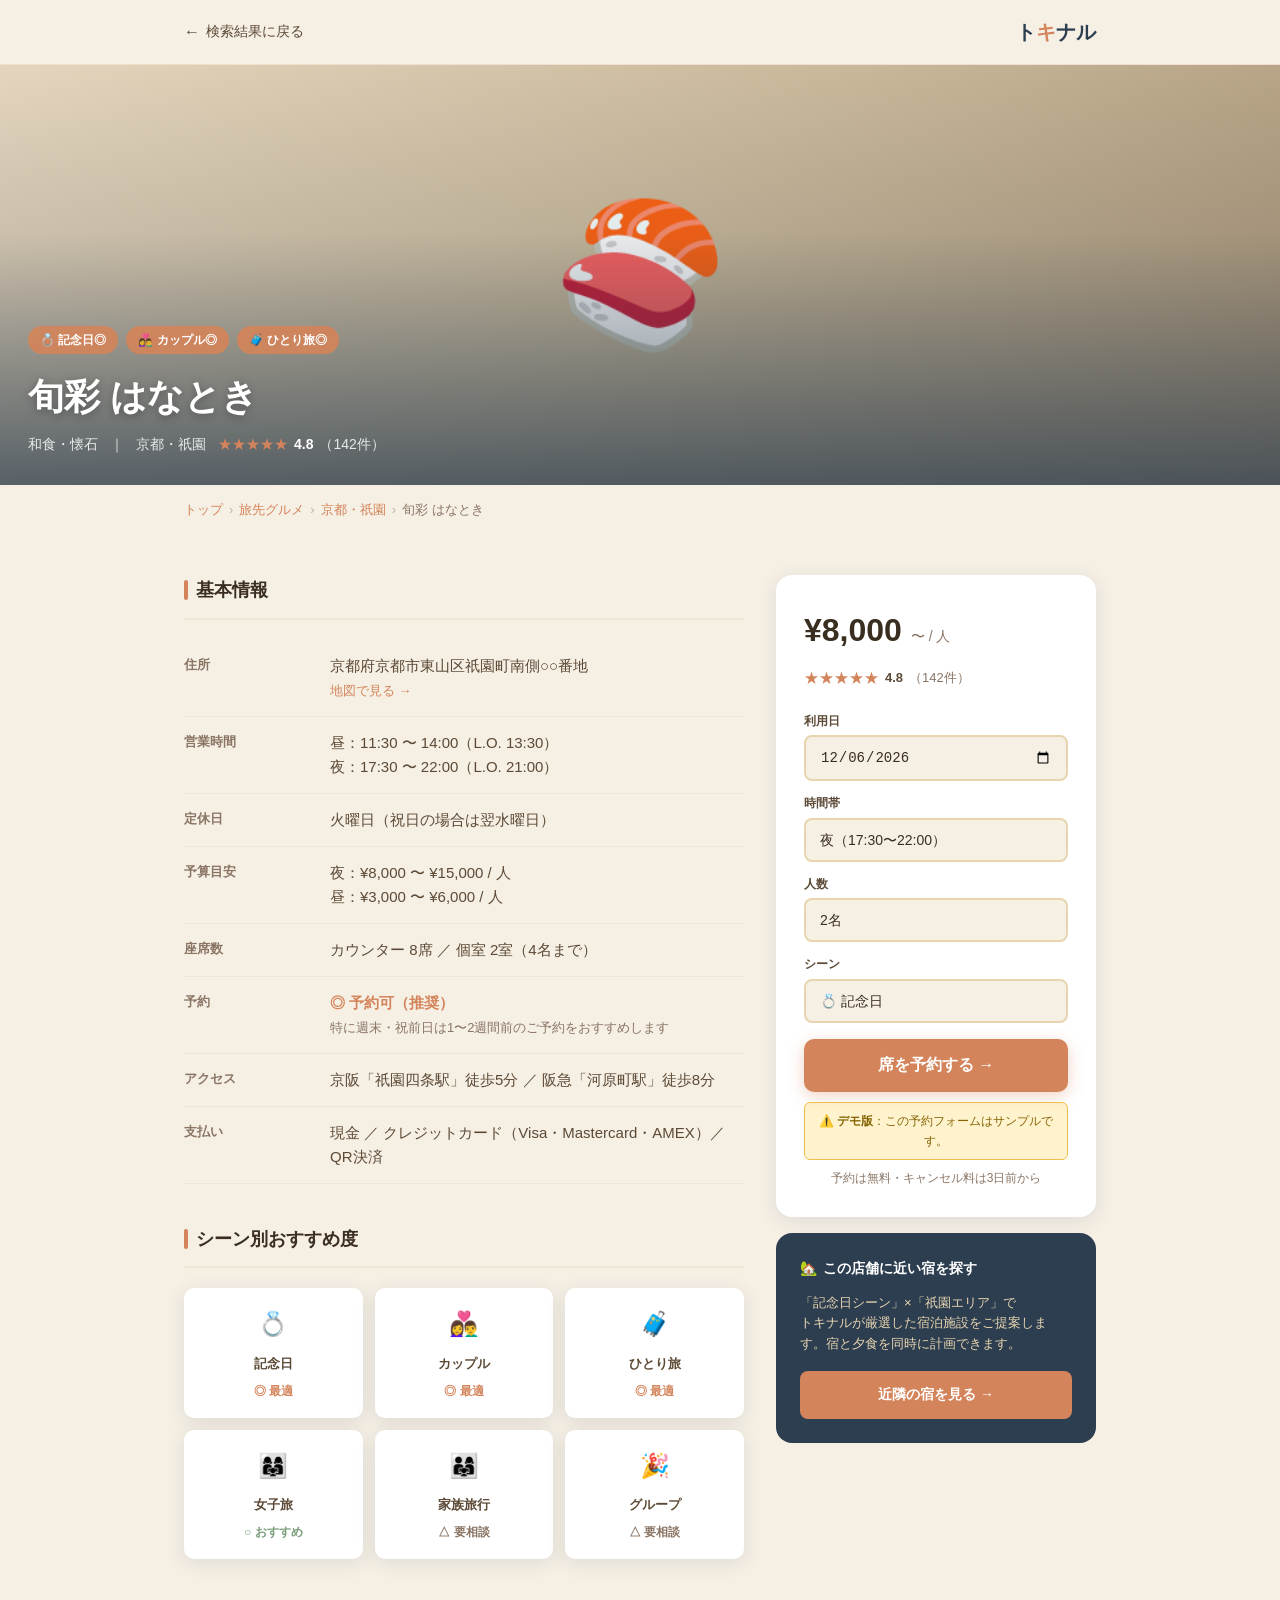
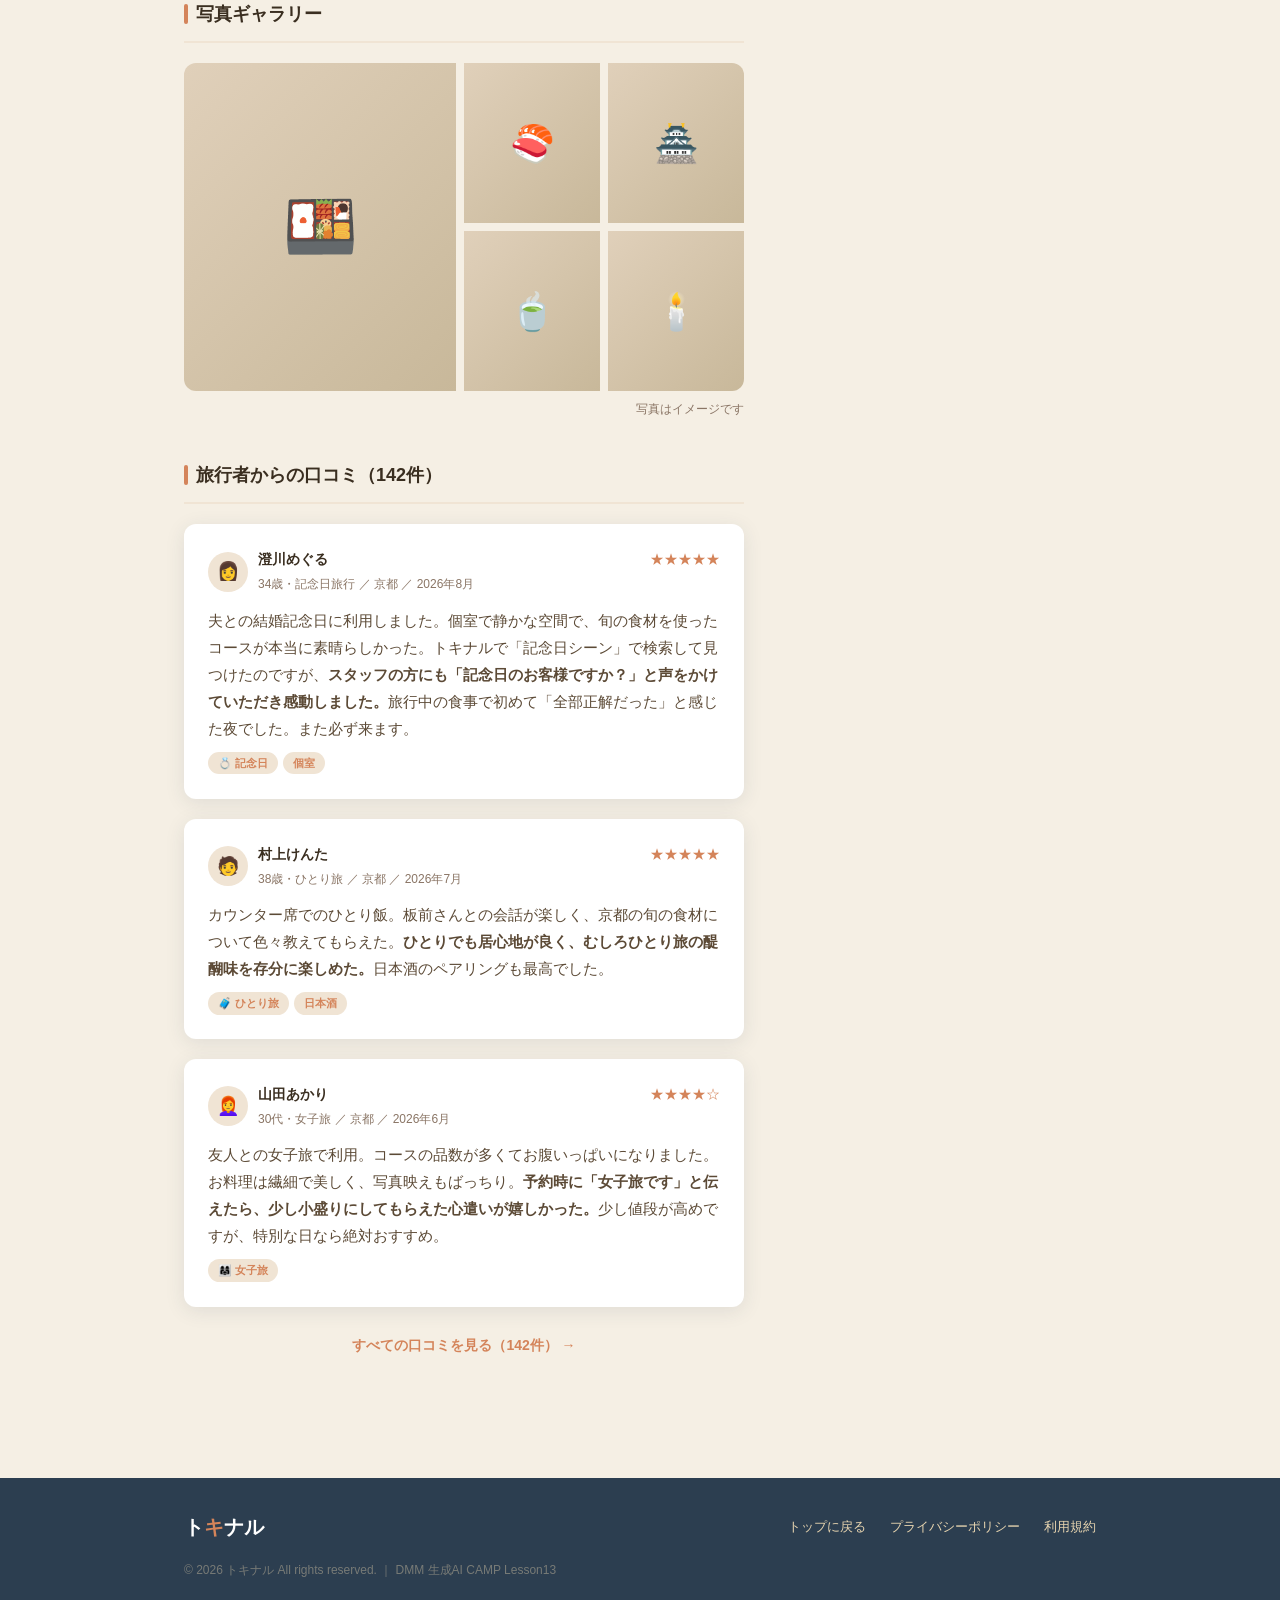
<file: lesson13-tokinaru/detail.html>
<!DOCTYPE html>
<html lang="ja">
<head>
  <meta charset="UTF-8">
  <meta name="viewport" content="width=device-width, initial-scale=1.0">
  <title>旬彩 はなとき｜店舗詳細 - トキナル</title>
  <style>
    *, *::before, *::after { box-sizing: border-box; margin: 0; padding: 0; }
    html { scroll-behavior: smooth; }
    body {
      font-family: 'Hiragino Kaku Gothic ProN', 'Hiragino Sans', 'Noto Sans JP', sans-serif;
      background-color: #F5EFE4;
      color: #3A2E20;
      line-height: 1.7;
      font-size: 16px;
    }
    img { max-width: 100%; display: block; }
    a { text-decoration: none; color: inherit; }

    :root {
      --base:    #F5EFE4;
      --main:    #2C3E50;
      --accent:  #D4845A;
      --text-deep: #3A2E20;
      --text-mid:  #5C4A36;
      --text-light: #8A7565;
      --icon-bg: #F0E4D4;
      --dark-bg: #2C3E50;
      --dark-sub: #E8D5B0;
      --white:   #FFFFFF;
      --shadow:  0 4px 20px rgba(44,62,80,0.10);
      --radius:  12px;
    }

    .container { max-width: 960px; margin: 0 auto; padding: 0 24px; }

    /* ===== HEADER ===== */
    header {
      position: sticky; top: 0; z-index: 100;
      background: rgba(245,239,228,0.96);
      backdrop-filter: blur(8px);
      border-bottom: 1px solid rgba(212,132,90,0.15);
    }
    nav {
      display: flex; align-items: center;
      height: 64px; gap: 16px;
      max-width: 960px; margin: 0 auto; padding: 0 24px;
    }
    .back-link {
      display: flex; align-items: center; gap: 6px;
      color: var(--text-mid); font-size: 14px; font-weight: 500;
      transition: color 0.2s;
    }
    .back-link:hover { color: var(--accent); }
    .back-link::before { content: '←'; font-size: 16px; }
    .nav-logo {
      font-size: 20px; font-weight: 800; color: var(--main);
      margin-left: auto;
    }
    .nav-logo span { color: var(--accent); }

    /* ===== STORE HERO ===== */
    .store-hero {
      width: 100%;
      height: clamp(260px, 40vw, 420px);
      background: linear-gradient(135deg, #E4D5BE 0%, #C9B89A 50%, #A89274 100%);
      display: flex; align-items: center; justify-content: center;
      font-size: clamp(80px, 15vw, 140px);
      position: relative; overflow: hidden;
    }
    .hero-overlay {
      position: absolute; inset: 0;
      background: linear-gradient(to top, rgba(44,62,80,0.75) 0%, rgba(44,62,80,0.1) 60%, transparent 100%);
    }
    .hero-content {
      position: absolute; bottom: 28px; left: 0; right: 0;
      padding: 0 28px;
    }
    .hero-scene-tags {
      display: flex; flex-wrap: wrap; gap: 8px; margin-bottom: 12px;
    }
    .hero-tag {
      background: rgba(212,132,90,0.9); color: #fff;
      font-size: 12px; font-weight: 700;
      padding: 4px 12px; border-radius: 20px;
    }
    .hero-name {
      font-size: clamp(22px, 4vw, 36px);
      font-weight: 800; color: #fff;
      text-shadow: 0 2px 8px rgba(0,0,0,0.3);
      margin-bottom: 6px;
    }
    .hero-meta {
      font-size: 14px; color: rgba(255,255,255,0.85);
      display: flex; flex-wrap: wrap; gap: 12px; align-items: center;
    }
    .hero-rating {
      display: flex; align-items: center; gap: 6px;
    }
    .stars { color: var(--accent); }

    /* ===== MAIN LAYOUT ===== */
    .detail-layout {
      display: grid; grid-template-columns: 1fr 320px;
      gap: 32px;
      padding: 40px 0 80px;
    }

    /* ===== LEFT COLUMN ===== */
    .section-block { margin-bottom: 40px; }
    .block-title {
      font-size: 18px; font-weight: 700;
      color: var(--text-deep);
      margin-bottom: 20px;
      padding-bottom: 12px;
      border-bottom: 2px solid var(--icon-bg);
      display: flex; align-items: center; gap: 8px;
    }
    .block-title::before {
      content: '';
      width: 4px; height: 20px;
      background: var(--accent); border-radius: 2px;
      display: block;
    }

    /* INFO TABLE */
    .info-table { width: 100%; border-collapse: collapse; }
    .info-table tr { border-bottom: 1px solid var(--icon-bg); }
    .info-table th {
      padding: 14px 0; text-align: left;
      font-size: 13px; font-weight: 600; color: var(--text-light);
      width: 130px; vertical-align: top;
    }
    .info-table td {
      padding: 14px 0 14px 16px;
      font-size: 15px; color: var(--text-mid);
      line-height: 1.6;
    }

    /* SCENE SUITABILITY */
    .scene-list {
      display: grid; grid-template-columns: repeat(3, 1fr);
      gap: 12px;
    }
    .scene-item {
      background: var(--white); border-radius: 10px;
      padding: 16px; text-align: center;
      box-shadow: var(--shadow);
    }
    .scene-icon { font-size: 24px; margin-bottom: 8px; }
    .scene-label { font-size: 13px; font-weight: 600; color: var(--text-mid); margin-bottom: 6px; }
    .scene-score {
      font-size: 12px; font-weight: 700;
    }
    .score-great { color: var(--accent); }
    .score-good  { color: #7B9E7B; }
    .score-fair  { color: var(--text-light); }

    /* PHOTO GALLERY */
    .gallery {
      display: grid;
      grid-template-columns: 2fr 1fr 1fr;
      grid-template-rows: 160px 160px;
      gap: 8px; border-radius: var(--radius); overflow: hidden;
    }
    .gallery-item {
      background: linear-gradient(135deg, #E0D0BA, #C8B89A);
      display: flex; align-items: center; justify-content: center;
      font-size: 36px; cursor: pointer;
      transition: filter 0.2s;
    }
    .gallery-item:hover { filter: brightness(0.9); }
    .gallery-item:first-child { grid-row: span 2; font-size: 60px; }

    /* REVIEWS */
    .review-list { display: flex; flex-direction: column; gap: 20px; }
    .review-card {
      background: var(--white); border-radius: var(--radius);
      padding: 24px; box-shadow: var(--shadow);
    }
    .review-header {
      display: flex; align-items: flex-start;
      justify-content: space-between; margin-bottom: 12px;
    }
    .reviewer { display: flex; align-items: center; gap: 10px; }
    .avatar {
      width: 40px; height: 40px; border-radius: 50%;
      background: var(--icon-bg);
      display: flex; align-items: center; justify-content: center;
      font-size: 18px;
    }
    .reviewer-name { font-size: 14px; font-weight: 700; color: var(--text-deep); }
    .reviewer-meta { font-size: 12px; color: var(--text-light); margin-top: 2px; }
    .review-stars { font-size: 14px; color: var(--accent); }
    .review-text { font-size: 15px; color: var(--text-mid); line-height: 1.8; }
    .review-tag {
      display: inline-block; background: var(--icon-bg);
      color: var(--accent); font-size: 11px; font-weight: 700;
      padding: 2px 10px; border-radius: 20px; margin-top: 10px;
    }

    /* ===== RIGHT COLUMN (STICKY RESERVATION) ===== */
    .reservation-panel {
      position: sticky; top: 80px; align-self: start;
    }
    .res-card {
      background: var(--white); border-radius: 16px;
      padding: 28px; box-shadow: var(--shadow);
      margin-bottom: 16px;
    }
    .res-price {
      font-size: clamp(24px, 3vw, 32px); font-weight: 800;
      color: var(--text-deep);
    }
    .res-price span { font-size: 14px; color: var(--text-light); font-weight: 400; }
    .res-rating {
      display: flex; align-items: center; gap: 6px;
      font-size: 13px; color: var(--text-mid);
      margin: 8px 0 20px;
    }
    .res-stars { color: var(--accent); font-size: 15px; }
    .res-form { display: flex; flex-direction: column; gap: 12px; }
    .res-field label {
      display: block; font-size: 12px; font-weight: 700;
      color: var(--text-mid); margin-bottom: 4px;
    }
    .res-field select, .res-field input {
      width: 100%; padding: 12px 14px;
      border: 2px solid #E8D5B0; border-radius: 8px;
      font-size: 14px; color: var(--text-deep);
      background: var(--base); outline: none;
      transition: border-color 0.2s;
      appearance: none;
    }
    .res-field select:focus, .res-field input:focus { border-color: var(--accent); }
    .btn-reserve {
      width: 100%; padding: 16px;
      background: var(--accent); color: var(--white);
      border: none; border-radius: 10px;
      font-size: 16px; font-weight: 700; cursor: pointer;
      transition: all 0.2s;
      box-shadow: 0 4px 16px rgba(212,132,90,0.35);
      margin-top: 4px;
    }
    .btn-reserve:hover { background: #C07348; transform: translateY(-2px); }
    .res-note { font-size: 12px; color: var(--text-light); text-align: center; margin-top: 8px; }

    /* NEARBY ACCOMMODATION */
    .nearby-card {
      background: var(--main); border-radius: 16px;
      padding: 24px; color: var(--white);
    }
    .nearby-title {
      font-size: 14px; font-weight: 700; margin-bottom: 12px;
      display: flex; align-items: center; gap: 6px;
    }
    .nearby-title::before { content: '🏡'; }
    .nearby-desc { font-size: 13px; color: var(--dark-sub); margin-bottom: 16px; line-height: 1.6; }
    .btn-nearby {
      display: block; width: 100%; padding: 12px;
      background: var(--accent); color: var(--white);
      border: none; border-radius: 8px;
      font-size: 14px; font-weight: 700; cursor: pointer;
      text-align: center; transition: background 0.2s;
    }
    .btn-nearby:hover { background: #C07348; }

    /* ===== FIXED BOTTOM CTA (SP) ===== */
    .fixed-reserve {
      display: none;
      position: fixed; bottom: 0; left: 0; right: 0; z-index: 50;
      background: rgba(245,239,228,0.97);
      backdrop-filter: blur(8px);
      padding: 12px 20px;
      border-top: 1px solid rgba(212,132,90,0.2);
    }
    .fixed-reserve-inner {
      display: flex; align-items: center; justify-content: space-between; gap: 12px;
    }
    .fixed-price { font-size: 18px; font-weight: 800; color: var(--text-deep); }
    .fixed-price small { font-size: 12px; color: var(--text-light); font-weight: 400; }

    /* ===== BREADCRUMB ===== */
    .breadcrumb {
      padding: 14px 0; font-size: 13px; color: var(--text-light);
      display: flex; gap: 6px; align-items: center; flex-wrap: wrap;
    }
    .breadcrumb a { color: var(--accent); }
    .breadcrumb span { opacity: 0.5; }

    /* ===== RESPONSIVE ===== */
    @media (max-width: 768px) {
      .detail-layout { grid-template-columns: 1fr; }
      .reservation-panel { position: static; }
      .res-card { display: none; }
      .fixed-reserve { display: block; }
      .scene-list { grid-template-columns: repeat(2, 1fr); }
      .gallery {
        grid-template-columns: 1fr 1fr;
        grid-template-rows: repeat(3, 140px);
      }
      .gallery-item:first-child { grid-row: span 1; }
      .info-table th { width: 100px; }
    }
  </style>
</head>
<body>

  <!-- HEADER -->
  <header>
    <nav>
      <a href="index.html" class="back-link">検索結果に戻る</a>
      <div class="nav-logo">ト<span>キ</span>ナル</div>
    </nav>
  </header>

  <!-- STORE HERO -->
  <div class="store-hero">
    🍣
    <div class="hero-overlay"></div>
    <div class="hero-content">
      <div class="hero-scene-tags">
        <span class="hero-tag">💍 記念日◎</span>
        <span class="hero-tag">👩‍❤️‍👨 カップル◎</span>
        <span class="hero-tag">🧳 ひとり旅◎</span>
      </div>
      <div class="hero-name">旬彩 はなとき</div>
      <div class="hero-meta">
        <span>和食・懐石</span>
        <span>｜</span>
        <span>京都・祇園</span>
        <div class="hero-rating">
          <span class="stars">★★★★★</span>
          <strong style="color:#fff;">4.8</strong>
          <span>（142件）</span>
        </div>
      </div>
    </div>
  </div>

  <!-- MAIN CONTENT -->
  <div class="container">
    <div class="breadcrumb">
      <a href="index.html">トップ</a>
      <span>›</span>
      <a href="#">旅先グルメ</a>
      <span>›</span>
      <a href="#">京都・祇園</a>
      <span>›</span>
      旬彩 はなとき
    </div>

    <div class="detail-layout">
      <!-- LEFT COLUMN -->
      <div class="detail-main">

        <!-- 基本情報 -->
        <div class="section-block">
          <div class="block-title">基本情報</div>
          <table class="info-table">
            <tr>
              <th>住所</th>
              <td>京都府京都市東山区祇園町南側○○番地<br><a href="#" style="color: var(--accent); font-size: 13px;">地図で見る →</a></td>
            </tr>
            <tr>
              <th>営業時間</th>
              <td>
                昼：11:30 〜 14:00（L.O. 13:30）<br>
                夜：17:30 〜 22:00（L.O. 21:00）
              </td>
            </tr>
            <tr>
              <th>定休日</th>
              <td>火曜日（祝日の場合は翌水曜日）</td>
            </tr>
            <tr>
              <th>予算目安</th>
              <td>
                夜：¥8,000 〜 ¥15,000 / 人<br>
                昼：¥3,000 〜 ¥6,000 / 人
              </td>
            </tr>
            <tr>
              <th>座席数</th>
              <td>カウンター 8席 ／ 個室 2室（4名まで）</td>
            </tr>
            <tr>
              <th>予約</th>
              <td>
                <span style="color: var(--accent); font-weight: 700;">◎ 予約可（推奨）</span><br>
                <span style="font-size: 13px; color: var(--text-light);">特に週末・祝前日は1〜2週間前のご予約をおすすめします</span>
              </td>
            </tr>
            <tr>
              <th>アクセス</th>
              <td>京阪「祇園四条駅」徒歩5分 ／ 阪急「河原町駅」徒歩8分</td>
            </tr>
            <tr>
              <th>支払い</th>
              <td>現金 ／ クレジットカード（Visa・Mastercard・AMEX）／ QR決済</td>
            </tr>
          </table>
        </div>

        <!-- シーン別おすすめ度 -->
        <div class="section-block">
          <div class="block-title">シーン別おすすめ度</div>
          <div class="scene-list">
            <div class="scene-item">
              <div class="scene-icon">💍</div>
              <div class="scene-label">記念日</div>
              <div class="scene-score score-great">◎ 最適</div>
            </div>
            <div class="scene-item">
              <div class="scene-icon">👩‍❤️‍👨</div>
              <div class="scene-label">カップル</div>
              <div class="scene-score score-great">◎ 最適</div>
            </div>
            <div class="scene-item">
              <div class="scene-icon">🧳</div>
              <div class="scene-label">ひとり旅</div>
              <div class="scene-score score-great">◎ 最適</div>
            </div>
            <div class="scene-item">
              <div class="scene-icon">👩‍👩‍👧</div>
              <div class="scene-label">女子旅</div>
              <div class="scene-score score-good">○ おすすめ</div>
            </div>
            <div class="scene-item">
              <div class="scene-icon">👨‍👩‍👧</div>
              <div class="scene-label">家族旅行</div>
              <div class="scene-score score-fair">△ 要相談</div>
            </div>
            <div class="scene-item">
              <div class="scene-icon">🎉</div>
              <div class="scene-label">グループ</div>
              <div class="scene-score score-fair">△ 要相談</div>
            </div>
          </div>
        </div>

        <!-- 写真ギャラリー -->
        <div class="section-block">
          <div class="block-title">写真ギャラリー</div>
          <div class="gallery">
            <div class="gallery-item">🍱</div>
            <div class="gallery-item">🍣</div>
            <div class="gallery-item">🏯</div>
            <div class="gallery-item">🍵</div>
            <div class="gallery-item">🕯️</div>
          </div>
          <p style="font-size: 12px; color: var(--text-light); margin-top: 8px; text-align: right;">
            写真はイメージです
          </p>
        </div>

        <!-- お客様の声 -->
        <div class="section-block">
          <div class="block-title">旅行者からの口コミ（142件）</div>
          <div class="review-list">
            <div class="review-card">
              <div class="review-header">
                <div class="reviewer">
                  <div class="avatar">👩</div>
                  <div>
                    <div class="reviewer-name">澄川めぐる</div>
                    <div class="reviewer-meta">34歳・記念日旅行 ／ 京都 ／ 2026年8月</div>
                  </div>
                </div>
                <div class="review-stars">★★★★★</div>
              </div>
              <div class="review-text">
                夫との結婚記念日に利用しました。個室で静かな空間で、旬の食材を使ったコースが本当に素晴らしかった。トキナルで「記念日シーン」で検索して見つけたのですが、<strong>スタッフの方にも「記念日のお客様ですか？」と声をかけていただき感動しました。</strong>旅行中の食事で初めて「全部正解だった」と感じた夜でした。また必ず来ます。
              </div>
              <span class="review-tag">💍 記念日</span>
              <span class="review-tag">個室</span>
            </div>
            <div class="review-card">
              <div class="review-header">
                <div class="reviewer">
                  <div class="avatar">🧑</div>
                  <div>
                    <div class="reviewer-name">村上けんた</div>
                    <div class="reviewer-meta">38歳・ひとり旅 ／ 京都 ／ 2026年7月</div>
                  </div>
                </div>
                <div class="review-stars">★★★★★</div>
              </div>
              <div class="review-text">
                カウンター席でのひとり飯。板前さんとの会話が楽しく、京都の旬の食材について色々教えてもらえた。<strong>ひとりでも居心地が良く、むしろひとり旅の醍醐味を存分に楽しめた。</strong>日本酒のペアリングも最高でした。
              </div>
              <span class="review-tag">🧳 ひとり旅</span>
              <span class="review-tag">日本酒</span>
            </div>
            <div class="review-card">
              <div class="review-header">
                <div class="reviewer">
                  <div class="avatar">👩‍🦰</div>
                  <div>
                    <div class="reviewer-name">山田あかり</div>
                    <div class="reviewer-meta">30代・女子旅 ／ 京都 ／ 2026年6月</div>
                  </div>
                </div>
                <div class="review-stars">★★★★☆</div>
              </div>
              <div class="review-text">
                友人との女子旅で利用。コースの品数が多くてお腹いっぱいになりました。お料理は繊細で美しく、写真映えもばっちり。<strong>予約時に「女子旅です」と伝えたら、少し小盛りにしてもらえた心遣いが嬉しかった。</strong>少し値段が高めですが、特別な日なら絶対おすすめ。
              </div>
              <span class="review-tag">👩‍👩‍👧 女子旅</span>
            </div>
          </div>
          <div style="text-align: center; margin-top: 24px;">
            <a href="#" style="color: var(--accent); font-size: 14px; font-weight: 700;">すべての口コミを見る（142件） →</a>
          </div>
        </div>

      </div><!-- /detail-main -->

      <!-- RIGHT COLUMN -->
      <div class="reservation-panel">
        <div class="res-card">
          <div class="res-price">¥8,000 <span>〜 / 人</span></div>
          <div class="res-rating">
            <span class="res-stars">★★★★★</span>
            <strong>4.8</strong>
            <span style="color: var(--text-light);">（142件）</span>
          </div>
          <div class="res-form">
            <div class="res-field">
              <label>利用日</label>
              <input type="date" min="2026-09-03">
            </div>
            <div class="res-field">
              <label>時間帯</label>
              <select>
                <option value="">選択してください</option>
                <option>昼（11:30〜14:00）</option>
                <option selected>夜（17:30〜22:00）</option>
              </select>
            </div>
            <div class="res-field">
              <label>人数</label>
              <select>
                <option>1名</option>
                <option selected>2名</option>
                <option>3名</option>
                <option>4名</option>
              </select>
            </div>
            <div class="res-field">
              <label>シーン</label>
              <select>
                <option value="">シーンを選択</option>
                <option selected>💍 記念日</option>
                <option>👩‍❤️‍👨 カップル</option>
                <option>🧳 ひとり旅</option>
                <option>👩‍👩‍👧 女子旅</option>
              </select>
            </div>
            <button type="button" class="btn-reserve">席を予約する →</button>
          </div>
          <p style="background:#FFF3CD;border:1px solid #F0C04E;border-radius:6px;padding:8px 12px;font-size:12px;color:#856404;text-align:center;margin-top:10px;">
            ⚠️ <strong>デモ版</strong>：この予約フォームはサンプルです。
          </p>
          <p class="res-note">予約は無料・キャンセル料は3日前から</p>
        </div>

        <!-- 近隣宿泊施設 -->
        <div class="nearby-card">
          <div class="nearby-title">この店舗に近い宿を探す</div>
          <div class="nearby-desc">
            「記念日シーン」×「祇園エリア」で<br>
            トキナルが厳選した宿泊施設をご提案します。宿と夕食を同時に計画できます。
          </div>
          <a href="index.html#listings" class="btn-nearby">近隣の宿を見る →</a>
        </div>
      </div><!-- /reservation-panel -->

    </div><!-- /detail-layout -->
  </div><!-- /container -->

  <!-- FIXED BOTTOM CTA (SP only) -->
  <div class="fixed-reserve">
    <div class="fixed-reserve-inner">
      <div>
        <div class="fixed-price">¥8,000〜 <small>/ 人</small></div>
        <div style="font-size: 12px; color: var(--text-light);">★★★★★ 4.8（142件）</div>
      </div>
      <button type="button" class="btn-reserve" style="width: auto; padding: 14px 28px; margin: 0; font-size: 15px;">
        席を予約する →
      </button>
    </div>
  </div>

  <!-- FOOTER -->
  <footer style="background: var(--main); color: var(--dark-sub); padding: 32px 0; margin-top: 0;">
    <div class="container" style="display:flex; justify-content: space-between; align-items: center; flex-wrap: wrap; gap: 16px;">
      <div style="font-size: 20px; font-weight: 800; color: var(--white);">ト<span style="color:var(--accent)">キ</span>ナル</div>
      <div style="font-size: 13px; display: flex; gap: 24px; flex-wrap: wrap;">
        <a href="index.html" style="color: var(--dark-sub);">トップに戻る</a>
        <a href="#" style="color: var(--dark-sub);">プライバシーポリシー</a>
        <a href="#" style="color: var(--dark-sub);">利用規約</a>
      </div>
      <div style="font-size: 12px; color: rgba(232,213,176,0.4); width: 100%;">© 2026 トキナル All rights reserved. ｜ DMM 生成AI CAMP Lesson13</div>
    </div>
  </footer>

  <script>
    // Date input default: today + 1
    const d = new Date(); d.setDate(d.getDate() + 1);
    const dateStr = d.toISOString().split('T')[0];
    const dateInput = document.querySelector('input[type="date"]');
    if (dateInput) dateInput.value = dateStr;

    // Reserve button (demo)
    document.querySelectorAll('.btn-reserve').forEach(btn => {
      btn.addEventListener('click', () => {
        alert('【デモ】予約フォームへ進みます。\n実装後は予約確認画面に遷移します。');
      });
    });
  </script>
</body>
</html>
</file>
<file: style.css>
:root {
  --warm-white: #fafaf8;
  --pale-sand: #f5f0e8;
  --ink: #1a1a18;
  --brass: #b8976a;
  --dark-brass: #9a7a52;
  --muted-sage: #8a9a7e;
  --soft-line: #d5ccb8;
  --muted-text: #5a5a52;
  --faint-text: #8a8a80;
  --max-width: 1120px;
  --jp: "Shippori Mincho", "Yu Mincho", "YuMincho", serif;
  --en: "Cormorant Garamond", Georgia, serif;
}

* {
  box-sizing: border-box;
}

html {
  scroll-behavior: smooth;
}

body {
  margin: 0;
  background: var(--warm-white);
  color: var(--ink);
  font-family: var(--jp);
  font-size: 16px;
  line-height: 1.9;
  letter-spacing: 0.04em;
}

img {
  display: block;
  max-width: 100%;
}

a {
  color: inherit;
  text-decoration: none;
}

.site-header {
  align-items: center;
  background: rgba(250, 250, 248, 0.88);
  border-bottom: 1px solid rgba(213, 204, 184, 0.7);
  display: flex;
  height: 72px;
  justify-content: space-between;
  left: 0;
  padding: 0 clamp(20px, 4vw, 56px);
  position: fixed;
  right: 0;
  top: 0;
  transition: background 0.25s ease, box-shadow 0.25s ease;
  z-index: 20;
}

.site-header.is-scrolled {
  background: rgba(250, 250, 248, 0.96);
  box-shadow: 0 8px 30px rgba(26, 26, 24, 0.08);
}

.brand,
.section-label {
  color: var(--brass);
  font-family: var(--en);
  font-style: italic;
  letter-spacing: 0.12em;
}

.brand {
  font-size: 24px;
  line-height: 1;
}

.site-nav {
  display: flex;
  gap: 28px;
}

.site-nav a {
  font-size: 13px;
  letter-spacing: 0.16em;
}

.site-nav a:hover {
  color: var(--brass);
}

.nav-toggle {
  background: transparent;
  border: 0;
  display: none;
  height: 36px;
  position: relative;
  width: 36px;
}

.nav-toggle span {
  background: var(--ink);
  display: block;
  height: 1px;
  left: 7px;
  position: absolute;
  right: 7px;
}

.nav-toggle span:first-child {
  top: 13px;
}

.nav-toggle span:last-child {
  top: 22px;
}

.hero {
  min-height: 100svh;
  overflow: hidden;
  position: relative;
}

.hero-media {
  background:
    linear-gradient(rgba(20, 27, 19, 0.15), rgba(20, 27, 19, 0.2)),
    url("assets/hero-cafe.jpg") center/cover;
  inset: 0;
  position: absolute;
  transform: scale(1.02);
}

.hero-overlay {
  background: linear-gradient(to top, rgba(10, 10, 8, 0.72) 0%, rgba(10, 10, 8, 0.35) 48%, rgba(10, 10, 8, 0.1) 100%);
  inset: 0;
  position: absolute;
}

.hero-content {
  bottom: 50%;
  color: var(--warm-white);
  left: 50%;
  max-width: 680px;
  position: absolute;
  text-align: center;
  transform: translate(-50%, 50%);
  width: min(90%, 680px);
  z-index: 2;
}

.eyebrow {
  color: var(--brass);
  font-family: var(--en);
  font-size: 15px;
  font-style: italic;
  letter-spacing: 0.22em;
  margin: 0 0 18px;
  text-transform: uppercase;
}

h1,
h2,
h3,
p {
  margin-top: 0;
}

h1 {
  font-family: var(--en);
  font-size: clamp(56px, 7vw, 92px);
  font-style: italic;
  font-weight: 600;
  letter-spacing: 0.05em;
  line-height: 1.18;
  margin-bottom: 24px;
}

.hero-copy {
  color: rgba(250, 250, 248, 0.9);
  font-size: 16px;
  line-height: 2.2;
  margin: 0 auto;
  max-width: 420px;
}

.hero-actions {
  align-items: center;
  display: flex;
  gap: 28px;
  justify-content: center;
  margin-top: 34px;
}

.button {
  align-items: center;
  border: 0;
  cursor: pointer;
  display: inline-flex;
  font-family: var(--en);
  font-size: 15px;
  font-style: normal;
  font-weight: 600;
  height: 48px;
  justify-content: center;
  letter-spacing: 0.15em;
  min-width: 200px;
  padding: 0 28px;
  text-transform: uppercase;
  transition: background 0.25s ease, color 0.25s ease, transform 0.25s ease;
}

.button-primary {
  background: var(--brass);
  color: var(--warm-white);
}

.button-primary:hover {
  background: var(--dark-brass);
  transform: translateY(-2px);
}

.text-link {
  border-bottom: 1px solid currentColor;
  color: var(--warm-white);
  font-size: 13px;
  letter-spacing: 0.12em;
  padding-bottom: 4px;
}

.scroll-cue {
  bottom: 28px;
  color: var(--warm-white);
  display: grid;
  font-size: 11px;
  gap: 2px;
  left: 50%;
  letter-spacing: 0.18em;
  place-items: center;
  position: absolute;
  transform: translateX(-50%);
  z-index: 2;
}

.chevron {
  animation: bounce 1.8s infinite;
  font-size: 22px;
  line-height: 1;
}

@keyframes bounce {
  0%,
  100% {
    transform: translateY(0);
  }
  50% {
    transform: translateY(8px);
  }
}

.section {
  padding: clamp(72px, 10vw, 128px) 20px;
}

.section:nth-of-type(odd) {
  background: var(--warm-white);
}

.section-inner {
  margin: 0 auto;
  max-width: var(--max-width);
}

.split {
  display: grid;
  gap: clamp(36px, 8vw, 96px);
  grid-template-columns: minmax(240px, 0.85fr) 1.15fr;
}

.section-label {
  font-size: 11px;
  letter-spacing: 0.25em;
  margin-bottom: 14px;
  text-transform: uppercase;
}

h2 {
  font-size: clamp(28px, 4vw, 52px);
  font-weight: 600;
  letter-spacing: 0.05em;
  line-height: 1.45;
  margin-bottom: 0;
}

.story-body p {
  color: var(--muted-text);
  max-width: 660px;
}

.stats {
  border-bottom: 1px solid var(--soft-line);
  border-top: 1px solid var(--soft-line);
  display: grid;
  gap: 26px;
  grid-template-columns: repeat(3, 1fr);
  margin: 44px 0 0;
  padding: 28px 0;
}

.stats div,
.access-list div {
  min-width: 0;
}

.stats dt {
  color: var(--brass);
  font-family: var(--en);
  font-size: 48px;
  font-style: italic;
  line-height: 1;
}

.stats dd {
  color: var(--faint-text);
  font-size: 12px;
  margin: 8px 0 0;
}

.mid-cta {
  align-items: center;
  background: var(--pale-sand);
  display: flex;
  gap: 28px;
  justify-content: center;
  padding: 64px 20px;
  text-align: center;
}

.mid-cta p {
  font-size: 20px;
  font-weight: 600;
  margin: 0;
}

.section-heading {
  margin-bottom: clamp(34px, 6vw, 64px);
  max-width: 720px;
}

.section-intro {
  color: var(--muted-text);
  line-height: 2;
  margin: 22px 0 0;
  max-width: 600px;
}

.menu-category {
  margin-top: 48px;
}

.category-title {
  align-items: baseline;
  border-bottom: 1px solid var(--soft-line);
  color: var(--brass);
  display: flex;
  font-family: var(--en);
  font-size: 28px;
  font-style: italic;
  font-weight: 500;
  justify-content: space-between;
  letter-spacing: 0.06em;
  margin: 0;
  padding-bottom: 12px;
}

.category-title span {
  color: var(--muted-text);
  font-family: var(--jp);
  font-size: 13px;
  font-style: normal;
  letter-spacing: 0.1em;
}

.menu-grid {
  display: grid;
  gap: 1px;
  grid-template-columns: repeat(2, 1fr);
}

.menu-card {
  background: var(--warm-white);
  border-top: 1px solid var(--soft-line);
  display: flex;
  gap: 24px;
  justify-content: space-between;
  min-height: 132px;
  padding: 26px 0;
}

.menu-card h3 {
  font-size: 15px;
  font-weight: 700;
  letter-spacing: 0.04em;
  margin-bottom: 8px;
}

.menu-card p {
  color: var(--muted-text);
  font-size: 13px;
  line-height: 1.8;
  margin-bottom: 0;
  max-width: 360px;
}

.menu-card .price {
  color: var(--brass);
  flex: 0 0 auto;
  font-family: var(--en);
  font-size: 18px;
  font-style: italic;
  padding-right: 22px;
}

.gallery-section,
.story-section {
  background: var(--pale-sand);
}

.gallery-grid {
  display: grid;
  gap: 4px;
  grid-template-columns: repeat(3, 1fr);
}

.gallery-grid img {
  aspect-ratio: 1 / 1;
  filter: sepia(15%) brightness(0.92) contrast(1.05) saturate(0.9);
  height: 100%;
  object-fit: cover;
  width: 100%;
}

.map-visual {
  align-items: center;
  aspect-ratio: 32 / 10;
  background: linear-gradient(rgba(245, 240, 232, 0.35), rgba(245, 240, 232, 0.35)), url("assets/map-cafe.jpg") center/cover;
  border: 1px solid var(--soft-line);
  display: flex;
  justify-content: center;
  margin-bottom: 32px;
  min-height: 220px;
}

.map-visual span {
  background: rgba(26, 26, 24, 0.82);
  color: var(--warm-white);
  font-size: 14px;
  letter-spacing: 0.12em;
  padding: 10px 18px;
}

.access-list {
  display: grid;
  gap: 18px;
  margin: 0 0 32px;
}

.access-list div {
  border-bottom: 1px solid var(--soft-line);
  display: grid;
  gap: 24px;
  grid-template-columns: 160px 1fr;
  padding-bottom: 16px;
}

.access-list dt {
  color: var(--brass);
  font-size: 12px;
  letter-spacing: 0.15em;
}

.access-list dd {
  font-size: 15px;
  margin: 0;
}

.map-button {
  align-items: center;
  border: 1px solid var(--ink);
  display: inline-flex;
  gap: 10px;
  height: 48px;
  justify-content: center;
  padding: 0 22px;
  transition: background 0.25s ease, color 0.25s ease;
}

.map-button span {
  color: var(--brass);
}

.map-button:hover {
  background: var(--ink);
  color: var(--warm-white);
}

.reserve-section {
  background: var(--ink);
  color: var(--warm-white);
  padding: clamp(84px, 10vw, 132px) 20px;
  text-align: center;
}

.reserve-inner {
  margin: 0 auto;
  max-width: 760px;
}

.reserve-inner p:not(.section-label) {
  color: rgba(250, 250, 248, 0.74);
}

.reserve-button {
  height: 56px;
  margin-top: 22px;
  max-width: 340px;
  width: min(100%, 340px);
}

.site-footer {
  background: var(--ink);
  border-top: 1px solid rgba(250, 250, 248, 0.14);
  color: var(--warm-white);
  display: grid;
  gap: 26px;
  grid-template-columns: 1fr auto;
  padding: 36px clamp(20px, 5vw, 64px);
}

.footer-brand p {
  font-family: var(--en);
  font-size: 28px;
  font-style: italic;
  letter-spacing: 0.12em;
  margin-bottom: 4px;
}

.footer-brand span,
.footer-links a {
  color: rgba(250, 250, 248, 0.64);
  font-size: 12px;
}

.footer-links {
  align-items: end;
  display: flex;
  gap: 22px;
}

@media (max-width: 820px) {
  .nav-toggle {
    display: block;
  }

  .site-nav {
    background: rgba(250, 250, 248, 0.98);
    border-bottom: 1px solid var(--soft-line);
    display: grid;
    gap: 0;
    left: 0;
    opacity: 0;
    padding: 16px 20px 22px;
    pointer-events: none;
    position: fixed;
    right: 0;
    top: 72px;
    transform: translateY(-10px);
    transition: opacity 0.2s ease, transform 0.2s ease;
  }

  .site-nav.is-open {
    opacity: 1;
    pointer-events: auto;
    transform: translateY(0);
  }

  .site-nav a {
    border-top: 1px solid var(--soft-line);
    padding: 14px 0;
  }

  .hero-content {
    bottom: 100px;
  }

  .hero-actions,
  .mid-cta,
  .site-footer {
    align-items: stretch;
    flex-direction: column;
  }

  .hero-actions {
    gap: 18px;
  }

  .button {
    width: min(100%, 340px);
  }

  .split,
  .menu-grid,
  .stats,
  .site-footer {
    grid-template-columns: 1fr;
  }

  .menu-card {
    padding-right: 0;
  }

  .gallery-grid {
    grid-template-columns: repeat(2, 1fr);
  }

  .map-visual {
    aspect-ratio: 16 / 9;
    min-height: 0;
  }

  .footer-links {
    align-items: start;
  }
}

@media (max-width: 520px) {
  .site-header {
    height: 64px;
  }

  .site-nav {
    top: 64px;
  }

  h1 {
    font-size: 38px;
  }

  .hero-copy {
    font-size: 15px;
  }

  .section {
    padding-left: 18px;
    padding-right: 18px;
  }

  .menu-card,
  .access-list div {
    display: block;
  }

  .menu-card .price {
    margin-top: 10px;
    padding-right: 0;
  }

  .access-list dt {
    margin-bottom: 4px;
  }

  .gallery-grid {
    grid-template-columns: 1fr;
  }

  .hero-media {
    transform: none;
  }
}
</file>
<file: greenrating-works/style.css>
:root{--ink:#14251f;--muted:#607269;--green:#198754;--mint:#e9f5ef;--cream:#f7f8f3;--line:#dce7df;--accent:#e86b3e}*{box-sizing:border-box}html{scroll-behavior:smooth}body{margin:0;color:var(--ink);background:var(--cream);font-family:-apple-system,BlinkMacSystemFont,"Noto Sans JP",sans-serif;line-height:1.7}.site-header{height:76px;display:flex;align-items:center;justify-content:space-between;padding:0 clamp(20px,6vw,96px);background:rgba(247,248,243,.9);border-bottom:1px solid var(--line);position:sticky;top:0;z-index:5;backdrop-filter:blur(10px)}.brand{font-weight:800;letter-spacing:-.04em;color:var(--ink);text-decoration:none;font-size:20px}.brand span{font-size:12px;color:var(--green);letter-spacing:.08em;margin-left:7px}nav{display:flex;align-items:center;gap:26px;font-size:13px}nav a{color:var(--muted);text-decoration:none}.nav-cta,.button{background:var(--ink);color:#fff!important;padding:10px 18px;border-radius:999px}.hero{padding:clamp(88px,13vw,180px) clamp(20px,12vw,190px) clamp(90px,12vw,160px);background:linear-gradient(120deg,#eaf5ee,#f7f8f3 55%,#f9ede8)}.eyebrow{margin:0 0 16px;color:var(--green);font:700 11px/1.2 ui-monospace,monospace;letter-spacing:.2em}.hero h1{font-size:clamp(42px,7vw,88px);line-height:1.15;letter-spacing:-.06em;margin:0 0 28px}.hero h1 em{color:var(--green);font-style:normal}.lead{color:var(--muted);font-size:17px;margin-bottom:34px}.button{display:inline-block;text-decoration:none;font-size:14px;font-weight:700;padding:13px 23px}.section{padding:clamp(72px,10vw,140px) clamp(20px,8vw,120px)}.section-heading{margin-bottom:45px}.section-heading h2,.contact h2,.about h2{font-size:clamp(30px,4vw,50px);line-height:1.25;letter-spacing:-.05em;margin:0 0 10px}.section-heading>p:last-child,.contact>p{color:var(--muted)}.works-grid{display:grid;grid-template-columns:repeat(3,1fr);gap:28px}.work-card{display:block;color:inherit;text-decoration:none;background:#fff;border:1px solid var(--line);border-radius:14px;overflow:hidden;transition:transform .2s,box-shadow .2s}.work-card:hover{transform:translateY(-4px);box-shadow:0 14px 30px #173f2920}.work-visual{height:190px;padding:24px;display:flex;align-items:flex-end;font-size:24px;font-weight:800;letter-spacing:-.04em}.green{background:linear-gradient(135deg,#d7efdf,#76bd93);color:#12613b}.purple{background:linear-gradient(135deg,#e4dcff,#7770d8);color:#fff}.cafe{background:linear-gradient(135deg,#f5ead8,#b78d62);color:#fff}.coral{background:linear-gradient(135deg,#ffe0d3,#e86b3e);color:#fff}.film{background:linear-gradient(135deg,#202a3a,#77839b);color:#fff}.navy{background:linear-gradient(135deg,#d9e9f5,#1c4968);color:#fff}.blue{background:linear-gradient(135deg,#dce5ff,#3d5af1);color:#fff}.work-meta{padding:20px}.work-meta strong{display:block;font-size:17px}.work-meta span{display:block;color:var(--green);font:11px ui-monospace,monospace;margin:5px 0 10px}.work-meta p{font-size:13px;color:var(--muted);margin:0}.services{background:var(--mint)}.service-grid{display:grid;grid-template-columns:repeat(3,1fr);gap:22px}.service-grid article{background:#fff;padding:28px;border:1px solid var(--line);border-radius:12px}.service-grid b{color:var(--green);font:12px ui-monospace,monospace}.service-grid h3{margin:28px 0 8px;font-size:21px}.service-grid p,.about>p{color:var(--muted);font-size:14px}.about{display:grid;grid-template-columns:1fr 1fr;gap:60px;align-items:end}.about>p{max-width:480px;font-size:16px}.contact{text-align:center;background:var(--ink);color:#fff}.contact .eyebrow{color:#8ed2a9}.contact>p{color:#bdd0c3}.contact .button{background:#fff;color:var(--ink)!important;margin-top:20px}footer{padding:24px clamp(20px,8vw,120px);display:flex;justify-content:space-between;color:var(--muted);font-size:12px;border-top:1px solid var(--line)}footer a{color:var(--green);text-decoration:none}@media(max-width:800px){nav a:not(.nav-cta){display:none}.works-grid,.service-grid,.about{grid-template-columns:1fr}.work-visual{height:160px}.about{gap:25px}}
:root{--ink:#14251f;--muted:#607269;--green:#198754;--mint:#e9f5ef;--cream:#f7f8f3;--line:#dce7df;--accent:#e86b3e}
.hero-note{margin:0 0 14px;color:var(--muted);font-size:14px}.button-primary{background:var(--green);border-radius:8px;min-width:220px;height:52px;display:inline-flex;align-items:center;justify-content:center;font-size:16px}.response-note{display:block;margin-top:9px;color:var(--muted);font-size:13px}.work-visual{position:relative}.badge{position:absolute;z-index:3;top:10px;left:10px;height:20px;padding:0 8px;border-radius:4px;color:#fff;font-size:11px;line-height:20px;font-weight:700}.badge.live{background:var(--green)}.badge.self{background:#68756f}.work-meta small{display:block;color:var(--muted);font-size:13px;line-height:1.5;margin-top:9px}.brand-mark{width:120px;height:120px;border-radius:50%;display:block;object-fit:cover;background:var(--green);flex:none}.about-copy{display:flex;gap:24px;align-items:flex-start}.about-copy p{margin:0}.qualifications li b{display:block;color:var(--ink);font-size:14px}.qualifications li small{display:block;color:var(--muted);font-size:12px;margin-top:2px}.faq{max-width:720px;margin:36px auto 0;text-align:left}.faq h3{font-size:20px;margin:0 0 14px}.faq details{border-top:1px solid #486255;padding:18px 0}.faq details:last-child{border-bottom:1px solid #486255}.faq summary{cursor:pointer;font-weight:700}.faq p{color:#bdd0c3;margin:10px 0 0;font-size:14px}.contact-cta-note{margin:38px 0 0!important;color:#fff!important}.button-contact{background:var(--green);color:#fff!important;border-radius:8px;min-width:220px;height:52px;margin-top:12px}.contact .response-note{color:#bdd0c3}@media(max-width:800px){.hero h1{font-size:clamp(34px,10vw,52px)}.button-primary,.button-contact{width:100%}.about-copy{flex-direction:column}.brand-mark{width:80px;height:80px}.faq{margin-top:28px}}
</file>
<file: hair-iron-lp/style.css>
:root{--bg:#f7f3ed;--rose:#c4a49b;--rose-light:#fdf0ec;--accent:#6b5b5e;--ink:#3a2f31;--muted:#6e6560;--line:#ddd1c7;--white:#fff;--serif:'Noto Serif JP',serif;--display:'DM Serif Display',serif;--space:clamp(72px,10vw,128px);--content:min(1120px,calc(100% - 40px))}
*{box-sizing:border-box}html{scroll-behavior:smooth}body{margin:0;background:var(--bg);color:var(--ink);font-family:var(--serif);font-size:16px;line-height:1.8}a{color:inherit;text-decoration:none}img{display:block;width:100%;height:100%;object-fit:cover}button{font:inherit}.site-header{align-items:center;background:rgba(247,243,237,.9);border-bottom:1px solid transparent;display:flex;height:76px;justify-content:space-between;padding:0 40px;position:fixed;top:0;transition:.25s;backdrop-filter:blur(12px);width:100%;z-index:10}.site-header.is-scrolled{border-color:var(--line);box-shadow:0 8px 25px #3a2f3110}.brand{font-family:var(--display);font-size:25px;font-style:italic;letter-spacing:.05em}.site-nav{align-items:center;display:flex;gap:28px;font-family:var(--display);font-size:15px}.nav-cta{background:var(--accent);color:var(--white);padding:8px 19px;transition:.2s}.nav-cta:hover,.button:hover{background:var(--ink);transform:translateY(-2px)}.menu-toggle,.mobile-nav{display:none}.section-shell{margin:auto;max-width:1120px;padding:var(--space) 0;width:var(--content)}.hero{align-items:stretch;display:grid;grid-template-columns:1fr 1fr;min-height:780px;padding-top:150px}.hero-copy{align-self:center;padding:50px 7vw 50px 0}.eyebrow{color:var(--rose);font-family:var(--display);font-size:12px;letter-spacing:.22em;margin:0 0 20px}.hero h1,.section-intro h2,.final-copy h2{font-weight:500;letter-spacing:.04em;line-height:1.55;margin:0}.hero h1{font-size:clamp(34px,4.4vw,60px)}.hero-lead{color:var(--muted);font-size:16px;margin:28px 0}.hero-actions{align-items:center;display:flex;gap:26px;margin-top:35px}.button{display:inline-block;letter-spacing:.08em;padding:14px 27px;transition:.2s}.button-dark{background:var(--accent);color:var(--white)}.button-light{background:var(--bg);color:var(--ink)}.text-link{border-bottom:1px solid var(--ink);font-size:14px;padding-bottom:3px}.text-link span{margin-left:10px}.hero-proof{align-items:center;display:flex;gap:10px;margin-top:60px}.hero-proof strong{font-family:var(--display);font-size:32px}.hero-proof span{color:var(--rose);font-size:20px}.hero-proof small{color:var(--muted);font-size:12px}.hero-proof i{background:var(--line);height:18px;width:1px}.image-frame{overflow:hidden}.hero-image{min-height:650px}.hero-image img,.comparison-photo img,.color-image img,.final-image img{filter:saturate(.86)}.section-intro{margin-bottom:42px}.section-intro h2{font-size:clamp(28px,3.2vw,45px)}.card-grid,.feature-grid,.voice-grid,.steps-grid{display:grid;gap:20px;grid-template-columns:repeat(3,1fr)}.card,.feature-card{background:var(--white);padding:28px 26px}.card-icon,.feature-icon{font-size:30px;margin-bottom:14px}.card h3,.feature-card h3{font-size:18px;font-weight:500;margin:0 0 8px}.card p,.feature-card p{color:var(--muted);font-size:14px;margin:0}.closing-line{text-align:center;font-size:22px;line-height:1.8;margin:68px 0 0}.closing-line em{font-family:var(--display);font-style:italic}.soft-bg{background:var(--bg);}.before-after{max-width:none;padding-left:max(20px,calc((100% - 1120px)/2));padding-right:max(20px,calc((100% - 1120px)/2))}.comparison-visual{display:grid;gap:20px;grid-template-columns:1fr 1fr}.comparison-photo{height:clamp(330px,45vw,560px);position:relative}.comparison-photo span{background:var(--accent);bottom:18px;color:var(--white);font-size:12px;left:18px;letter-spacing:.16em;padding:4px 12px;position:absolute}.comparison-photo.after span{background:var(--rose)}.metrics{display:flex;gap:60px;justify-content:center;margin-top:38px;text-align:center}.metrics strong{color:var(--rose);display:block;font-family:var(--display);font-size:42px}.metrics span{color:var(--muted);font-size:12px}.technology{background:var(--bg)}.feature-card{border-top:2px solid var(--rose)}.mid-cta{align-items:center;background:linear-gradient(120deg,var(--rose),#e0c5b9);display:grid;gap:20px;grid-template-columns:1fr auto;padding:34px 42px;margin-top:70px}.mid-cta p{font-size:22px;line-height:1.6;margin:0}.mid-cta small{grid-column:2;color:var(--muted);font-size:11px}.mid-cta.inline{margin-top:55px}.soft-rose{background:var(--rose-light);max-width:none;padding-left:max(20px,calc((100% - 1120px)/2));padding-right:max(20px,calc((100% - 1120px)/2))}.rating{align-items:center;display:flex;gap:12px;margin-top:28px}.rating span{color:var(--rose);letter-spacing:.15em}.rating strong{font-family:var(--display);font-size:30px}.rating small{color:var(--muted)}.voice-card{background:var(--white);padding:28px}.voice-avatar{border-radius:50%;height:54px;margin-bottom:14px;object-fit:cover;width:54px}.voice-stars{color:var(--rose);letter-spacing:.1em}.voice-card blockquote{font-size:14px;margin:18px 0}.voice-card cite{color:var(--muted);font-size:12px;font-style:normal}.table-wrap{overflow-x:auto}table{border-collapse:collapse;min-width:650px;width:100%}th,td{border-bottom:1px solid var(--line);padding:16px;text-align:center}th:first-child,td:first-child{text-align:left}th{font-weight:500}th.pro{background:var(--accent);color:var(--white)}th small{display:block;font-size:10px;font-weight:400}.steps-grid{counter-reset:step}.step-card{background:var(--white);padding:25px}.step-card img{height:180px;margin-bottom:20px}.step-card strong{color:var(--rose);font-family:var(--display);letter-spacing:.1em}.step-card h3{font-size:18px;font-weight:500;margin:7px 0}.step-card p{color:var(--muted);font-size:13px;margin:0}.centered-button{display:block;margin:42px auto 0;width:max-content}.guarantee,.centered-link{color:var(--muted);display:block;font-size:12px;text-align:center}.colors{max-width:none;padding-left:max(20px,calc((100% - 1120px)/2));padding-right:max(20px,calc((100% - 1120px)/2))}.color-product{align-items:center;display:grid;gap:10vw;grid-template-columns:1fr 1fr}.color-image{height:560px}.color-copy h3{font-size:34px;font-weight:500;margin:10px 0}.color-copy>strong{display:block;font-family:var(--display);font-size:30px}.color-copy>small{color:var(--muted);display:block;font-size:12px}.color-dots{display:flex;gap:12px;margin-top:38px}.color-dots button{background:#c4a49b;border:2px solid transparent;border-radius:50%;height:25px;width:25px}.color-dots button:nth-child(2){background:#e6e1db}.color-dots button:nth-child(3){background:#2c292a}.color-dots button.active{border-color:var(--ink);outline:3px solid var(--bg);outline-offset:2px}.color-count{color:var(--muted);font-size:12px}.faq-list{border-top:1px solid var(--line);margin:auto;max-width:760px}.faq-item{border-bottom:1px solid var(--line)}.faq-question{align-items:center;background:transparent;border:0;cursor:pointer;display:flex;justify-content:space-between;padding:22px 4px;text-align:left;width:100%}.faq-question strong{font-size:16px;font-weight:400}.faq-question span{font-family:var(--display);font-size:25px}.faq-answer{color:var(--muted);display:none;font-size:14px;padding:0 4px 20px}.faq-item.is-open .faq-answer{display:block}.faq-item.is-open .faq-question span{transform:rotate(45deg)}.spec-grid{display:grid;gap:18px;grid-template-columns:repeat(3,1fr)}.spec-card{background:var(--white);padding:25px;text-align:center}.spec-card .spec-icon{font-size:25px}.spec-card strong{color:var(--rose);display:block;font-family:var(--display);font-size:36px}.spec-card span,.spec-card small{color:var(--muted);display:block;font-size:12px}.final-cta{background:var(--accent);color:var(--white);display:grid;grid-template-columns:1fr 1fr}.final-image{min-height:620px}.final-copy{align-self:center;padding:70px max(30px,7vw)}.final-copy .eyebrow{color:var(--rose)}.final-copy h2{font-size:clamp(30px,4vw,53px)}.final-copy p{color:#f7f3edcc;margin:30px 0}.final-copy small{color:#f7f3edaa;display:block;font-size:11px;margin-top:14px}.site-footer{align-items:center;background:var(--ink);color:var(--white);display:flex;justify-content:space-between;padding:28px max(20px,calc((100% - 1120px)/2));font-family:var(--display)}.site-footer span{font-size:12px;font-weight:400}.desktop-only{display:block}@media(max-width:760px){:root{--content:calc(100% - 32px);--space:84px}.site-header{height:62px;padding:0 18px}.site-nav{display:none}.menu-toggle{background:none;border:0;display:flex;flex-direction:column;gap:6px;padding:8px}.menu-toggle span{background:var(--ink);display:block;height:1px;width:22px}.mobile-nav{background:var(--bg);border-bottom:1px solid var(--line);display:grid;gap:0;left:0;padding:12px 18px;position:absolute;top:62px;transform:translateY(-150%);transition:.3s;width:100%}.mobile-nav.is-open{transform:translateY(0)}.mobile-nav a{border-bottom:1px solid var(--line);padding:12px 0}.mobile-nav .nav-cta{border:0;margin-top:8px;text-align:center}.hero{display:flex;flex-direction:column-reverse;min-height:0;padding-top:92px}.hero-copy{padding:38px 0 0}.hero-image{height:500px;min-height:0}.hero h1{font-size:34px}.hero-lead{font-size:14px}.hero-proof{margin-top:36px}.desktop-only{display:none}.card-grid,.feature-grid,.voice-grid,.steps-grid{grid-template-columns:1fr}.card,.feature-card{padding:24px}.section-intro{margin-bottom:30px}.comparison-visual{gap:8px}.comparison-photo{height:390px}.metrics{gap:30px}.metrics strong{font-size:34px}.mid-cta{display:flex;flex-direction:column;align-items:flex-start;padding:28px;margin-top:48px}.mid-cta small{margin-left:0}.voice-grid{display:flex;overflow-x:auto;scroll-snap-type:x mandatory}.voice-card{flex:0 0 86%;scroll-snap-align:start}.table-wrap{margin-inline:-16px;padding-inline:16px}.color-product{gap:35px;grid-template-columns:1fr}.color-image{height:420px}.color-copy{padding-bottom:10px}.spec-grid{grid-template-columns:repeat(2,1fr)}.spec-card{padding:18px 8px}.spec-card strong{font-size:28px}.final-cta{display:flex;flex-direction:column}.final-image{min-height:450px}.final-copy{padding:60px 22px}.final-copy h2{font-size:34px}.site-footer{padding:24px 18px}}
.section-shell{padding-bottom:56px;padding-top:56px}.section-intro{margin-bottom:24px}.closing-line{margin-top:40px}.mid-cta{margin-top:46px}.mid-cta.inline{margin-top:40px}.centered-button{margin-top:30px}@media(max-width:760px){.section-shell{padding-bottom:56px;padding-top:56px}.section-intro{margin-bottom:24px}.mid-cta{margin-top:38px}.closing-line{margin-top:36px}}
.hero{padding-top:150px}@media(max-width:760px){.hero{padding-top:92px}}
</file>
<file: lesson13-restaurant-search/style.css>
:root{--cream:#f5efe4;--paper:#fffdf8;--navy:#2c3e50;--ink:#3a2e20;--muted:#776c60;--accent:#d4845a;--line:#dfd4c5;--serif:'Shippori Mincho',serif;--display:'Cormorant Garamond',serif;--max:1160px}*{box-sizing:border-box}html{scroll-behavior:smooth}body{margin:0;color:var(--ink);font-family:var(--serif);line-height:1.8;background:var(--paper)}a{text-decoration:none;color:inherit}button,input,select{font:inherit}.site-header{height:74px;padding:0 5vw;display:flex;align-items:center;justify-content:space-between;position:sticky;top:0;z-index:20;background:rgba(255,253,248,.94);backdrop-filter:blur(12px);border-bottom:1px solid var(--line)}.logo{font-family:var(--display);font-size:1.8rem;letter-spacing:.08em;color:var(--navy)}.logo span{font-family:var(--serif);font-size:.55rem;color:var(--accent);vertical-align:top;margin-left:4px}.global-nav{display:flex;align-items:center;gap:28px;font-size:.82rem}.menu-toggle{display:none;border:0;background:none;font-size:1.4rem}.btn{display:inline-flex;align-items:center;justify-content:center;border:1px solid transparent;cursor:pointer;padding:10px 22px;transition:.2s}.btn-accent{background:var(--accent);color:white}.btn-accent:hover{background:#ba6d48}.btn-outline{border-color:var(--navy);background:transparent;color:var(--navy)}.btn-light{background:var(--cream);color:var(--navy);margin-top:46px}.btn-large{font-size:1rem;padding:17px 28px;gap:16px}.microcopy{font-size:.72rem;color:var(--muted)}.section-light{background:var(--paper)}.section-cream{background:var(--cream)}.section-navy{background:var(--navy);color:#f6eee2}.section-pad{padding:108px 5vw}.hero{max-width:var(--max);margin:auto;min-height:680px;padding:100px 5vw;display:grid;grid-template-columns:1fr 1fr;gap:70px;align-items:center}.eyebrow{font-family:var(--display);font-size:1.05rem;letter-spacing:.16em;text-transform:uppercase;color:var(--accent);margin:0 0 14px}.hero h1{font-size:clamp(2.8rem,5vw,5.2rem);line-height:1.25;font-weight:500;letter-spacing:.04em;margin:0 0 28px}.hero h1 em{font-style:normal;color:var(--accent)}.lead{max-width:520px;color:var(--muted);font-size:1rem}.hero-visual{position:relative}.hero-visual>img{width:100%;height:510px;object-fit:cover}.search-demo{position:absolute;bottom:-26px;left:-38px;background:rgba(255,253,248,.95);padding:20px 24px;box-shadow:0 10px 28px #2c3e5022;display:grid;gap:5px}.search-demo span{font-family:var(--display);color:var(--navy)}.search-demo strong{font-size:.85rem}.search-demo small{color:var(--muted)}.section-heading{max-width:700px;margin:0 auto 52px;text-align:center}.section-heading h2{font-weight:500;line-height:1.4;font-size:clamp(2rem,3.5vw,3.2rem);margin:0 0 18px}.section-heading>p:last-child{color:var(--muted);margin:0}.scene-grid{display:grid;grid-template-columns:repeat(4,1fr);gap:16px;max-width:var(--max);margin:auto}.scene-card{position:relative;min-height:180px;border:0;padding:0;overflow:hidden;color:#fff;text-align:left;cursor:pointer;background:var(--navy)}.scene-card img{width:100%;height:100%;object-fit:cover;position:absolute;inset:0;opacity:.7;transition:.3s}.scene-card:hover img,.scene-card.active img{opacity:.45;transform:scale(1.05)}.scene-card div{position:absolute;inset:auto 18px 15px}.scene-card strong{white-space:pre-line;font-size:1.05rem}.scene-card small{display:block;color:#fff}.search-result{max-width:var(--max);margin:70px auto 0}.result-label{font-size:1.15rem;margin-right:16px}.result-count{font-family:var(--display);color:var(--accent)}.restaurant-grid{display:grid;grid-template-columns:repeat(3,1fr);gap:18px;margin-top:20px}.restaurant-card{background:var(--paper)}.restaurant-card img{display:block;width:100%;height:180px;object-fit:cover}.restaurant-card div{padding:12px 16px}.restaurant-card h3{margin:0;font-weight:500}.restaurant-card p{margin:4px 0;color:var(--muted);font-size:.84rem}.two-col{display:grid;grid-template-columns:1fr 1fr;gap:80px;max-width:var(--max);margin:auto;align-items:center}.two-col h2{font-size:clamp(2rem,4vw,3.5rem);line-height:1.4;font-weight:500}.two-col>div>p:not(.eyebrow){color:var(--muted)}.two-col>img{width:100%;height:440px;object-fit:cover}.problem blockquote{margin:30px 0 0;padding:20px 22px;border-left:3px solid var(--accent);background:var(--cream);font-size:.95rem}.problem cite{display:block;margin-top:10px;color:var(--muted);font-size:.78rem;font-style:normal}.stats{max-width:var(--max);margin:70px auto 0;display:grid;grid-template-columns:repeat(3,1fr);gap:22px}.stats>div{padding:28px;background:var(--cream);display:flex;align-items:center;gap:20px}.stats strong{font-family:var(--display);font-size:3.1rem;color:var(--accent)}.stats span{font-size:.82rem}.pillars{max-width:var(--max);margin:auto;display:grid;grid-template-columns:repeat(3,1fr);gap:28px}.pillars article{padding:30px;border-top:1px solid var(--accent)}.pillars b{font-family:var(--display);font-size:2.3rem;color:var(--accent)}.pillars h3,.feature-grid h3,.trust-grid h3{font-weight:500;margin:8px 0}.pillars p,.feature-grid p,.trust-grid p{color:var(--muted);font-size:.9rem}.feature-grid{max-width:var(--max);margin:auto;display:grid;grid-template-columns:repeat(4,1fr);gap:18px}.feature-grid article{border:1px solid #ffffff44;padding:28px}.feature-grid span{font-family:var(--display);font-size:2rem;color:var(--accent)}.feature-grid p{color:#eadfcf}.section-navy .eyebrow{color:#e7a477}.trust-grid{max-width:var(--max);margin:auto;display:grid;grid-template-columns:repeat(4,1fr);gap:18px}.trust-grid article{padding:24px;background:var(--cream)}.trust-grid b{color:var(--accent);font-size:1.6rem}.big-stats{max-width:var(--max);margin:68px auto 0;display:flex;justify-content:space-between;align-items:baseline;border-top:1px solid var(--line);padding-top:30px}.big-stats strong{font-family:var(--display);font-size:3rem;color:var(--accent)}.big-stats span{font-size:.8rem;margin-left:-35px}.voice-grid{max-width:var(--max);margin:auto;display:grid;grid-template-columns:repeat(3,1fr);gap:18px}.voice-card{background:var(--paper);padding:26px}.voice-card .stars{color:var(--accent);letter-spacing:3px}.voice-card p{font-size:.88rem}.voice-card footer{display:flex;align-items:center;gap:12px;font-size:.76rem;color:var(--muted)}.voice-card img{width:42px;height:42px;border-radius:50%;object-fit:cover}.steps{max-width:var(--max);margin:auto;display:grid;grid-template-columns:repeat(4,1fr);gap:18px}.steps article{position:relative}.steps article>b{font-family:var(--display);font-size:2rem;color:var(--accent)}.steps img{display:block;width:100%;height:180px;object-fit:cover;margin:12px 0}.steps h3{font-weight:500;margin:0}.steps p{color:var(--muted);font-size:.86rem}.faq-list{max-width:760px;margin:auto}.faq-item{border-bottom:1px solid var(--line)}.faq-q{width:100%;display:flex;justify-content:space-between;text-align:left;border:0;background:none;padding:20px 0;cursor:pointer;color:var(--ink)}.faq-a{display:none;color:var(--muted);font-size:.88rem;padding:0 0 18px}.faq-item.open .faq-a{display:block}.signup{display:grid;grid-template-columns:1fr 1fr;gap:80px;align-items:start}.signup h2{font-size:clamp(2.2rem,4vw,4rem);font-weight:500;line-height:1.4}.signup-copy>p:not(.eyebrow){color:#eadfcf}.signup ul{list-style:none;padding:0;margin-top:36px}.signup li{padding:10px 0;border-bottom:1px solid #ffffff33}.signup li:before{content:'✓';color:var(--accent);margin-right:12px}form{background:var(--paper);color:var(--ink);padding:36px;display:grid;gap:15px}form h3{margin:0;font-size:1.35rem;font-weight:500}label{display:grid;gap:5px;font-size:.82rem}input,select{border:1px solid var(--line);padding:12px;background:white}form small{font-size:.7rem;color:var(--muted)}.site-footer{background:#202f3c;color:#e8dece;padding:60px 7vw 28px;display:grid;grid-template-columns:1fr 2fr;gap:35px}.site-footer .logo{color:#f6eee2}.site-footer>p{max-width:360px;font-size:.8rem;color:#c4b8a8}.footer-links{grid-column:2;display:grid;grid-template-columns:repeat(3,1fr);gap:20px}.footer-links div{display:grid;align-content:start;gap:7px;font-size:.78rem}.footer-links b{color:var(--accent);font-weight:500}.site-footer>small{grid-column:1/-1;border-top:1px solid #ffffff22;padding-top:20px;color:#aaa;font-size:.7rem}@media(max-width:800px){.site-header{height:62px}.menu-toggle{display:block}.global-nav{display:none;position:absolute;top:62px;left:0;right:0;background:var(--paper);padding:20px 5vw;flex-direction:column;align-items:stretch;gap:14px;border-bottom:1px solid var(--line)}.global-nav.open{display:flex}.hero{grid-template-columns:1fr;padding:70px 5vw 100px;gap:45px}.hero-visual>img{height:370px}.search-demo{left:10px}.scene-grid,.feature-grid,.trust-grid{grid-template-columns:repeat(2,1fr)}.two-col,.signup{grid-template-columns:1fr;gap:40px}.two-col>img{height:300px}.pillars,.voice-grid,.steps{grid-template-columns:1fr 1fr}.stats{grid-template-columns:1fr}.big-stats{flex-wrap:wrap;gap:10px}.big-stats span{margin:0 20px 0 0}.site-footer{grid-template-columns:1fr}.footer-links{grid-column:1}}@media(max-width:480px){.section-pad{padding:72px 5vw}.hero h1{font-size:2.7rem}.scene-grid,.restaurant-grid,.pillars,.feature-grid,.trust-grid,.voice-grid,.steps{grid-template-columns:1fr}.scene-card{min-height:150px}.hero-visual>img{height:290px}.search-demo{font-size:.8rem}.stats>div{padding:20px}.big-stats strong{font-size:2.3rem}}
</file>
<file: lesson13-restaurant-search/figma-overrides.css>
/* Figma Make design-comp alignment: dark hero with browser UI mock */
.site-header{background:var(--navy);border-bottom-color:rgba(245,239,228,.12)}
.site-header .logo{color:var(--cream)}
.site-header .logo span{color:rgba(245,239,228,.55)}
.site-header .global-nav a:not(.btn),.site-header .btn-outline{color:rgba(245,239,228,.72)}
.site-header .btn-outline{border-color:rgba(245,239,228,.35)}
.hero{max-width:none;min-height:720px;padding:38px max(5vw,40px) 12px;grid-template-columns:minmax(320px,5fr) minmax(520px,7fr);gap:42px;background:var(--navy);color:var(--cream);align-items:center}
.hero-copy{padding-bottom:72px;max-width:500px}
.hero h1{color:var(--cream);font-weight:600;line-height:1.18;margin-bottom:28px;font-size:clamp(2.8rem,4.2vw,4rem)}
.hero h1 em{color:var(--cream)}
.hero-accent{border-bottom:2px solid var(--accent);padding-bottom:2px}
.hero .lead{color:rgba(245,239,228,.72);line-height:1.85;max-width:400px;margin-bottom:34px}
.hero .microcopy{color:rgba(245,239,228,.45)}
.hero-visual{opacity:.6;align-self:center;transform:translateY(-18px)}
.hero-visual>img,.search-demo{display:none}
.browser-mock{min-height:520px;overflow:hidden;border:1px solid rgba(245,239,228,.12);background:#0e1a24;color:var(--cream);box-shadow:0 20px 50px rgba(0,0,0,.16)}
.browser-bar{display:flex;align-items:center;gap:8px;padding:12px 16px;border-bottom:1px solid rgba(255,255,255,.06);background:#0c1822}
.browser-bar i{width:12px;height:12px;border-radius:50%;display:block;opacity:.7}.browser-bar i:nth-child(1){background:#e55}.browser-bar i:nth-child(2){background:#fa0}.browser-bar i:nth-child(3){background:#3c3}.browser-bar span{flex:1;margin-left:12px;padding:4px 12px;border-radius:4px;background:rgba(255,255,255,.05);font-family:var(--display);font-size:.82rem;color:rgba(245,239,228,.35)}
.mock-step{padding:22px 24px 8px;margin:0;color:rgba(245,239,228,.4);font-size:.78rem}
.mock-scenes{display:grid;grid-template-columns:repeat(4,1fr);gap:12px;padding:0 24px 18px}
.mock-scene{padding:0;text-align:left;border:1.5px solid rgba(255,255,255,.08);background:rgba(255,255,255,.02);color:rgba(245,239,228,.7);cursor:pointer;overflow:hidden;font-family:var(--serif)}
.mock-scene.active{border-color:var(--accent);background:rgba(212,132,90,.06);color:var(--accent)}
.mock-scene img{display:block;width:100%;height:104px;object-fit:cover}.mock-scene b,.mock-scene small{display:block;padding:10px 10px 0;font-size:.76rem;line-height:1.2}.mock-scene small{padding-top:4px;padding-bottom:12px;font-size:.68rem}.mock-results{border-top:1px solid rgba(255,255,255,.06);padding:20px 24px 28px}.mock-results p{margin:0 0 14px;color:rgba(245,239,228,.4);font-size:.76rem}.mock-results p strong{color:rgba(245,239,228,.75);font-weight:400}.mock-results>div{display:grid;grid-template-columns:repeat(3,1fr);gap:10px}.mock-results img{display:block;width:100%;height:96px;object-fit:cover;border:1px solid rgba(255,255,255,.06)}
.hero+.scene-search{padding-top:96px}
@media(max-width:800px){.hero{grid-template-columns:1fr;padding:38px 5vw 58px;gap:28px;align-items:start}.hero-copy{padding-bottom:0}.hero-visual{opacity:.6}.browser-mock{width:100%;min-height:0}.mock-scenes{gap:8px;padding-left:16px;padding-right:16px}.mock-results{padding-left:16px;padding-right:16px}.mock-scene img{height:78px}.mock-results img{height:72px}.site-header{background:rgba(245,239,228,.94)}.site-header .logo{color:var(--navy)}.site-header .menu-toggle{color:var(--navy)}}
.chatbot{background:var(--cream)}.chat-window{max-width:680px;margin:auto;background:var(--paper);border:1px solid var(--line);box-shadow:0 14px 36px rgba(44,62,80,.1)}.chat-head{display:flex;justify-content:space-between;padding:16px 20px;background:var(--navy);color:var(--cream);font-size:.9rem}.chat-head small{color:#8fe0af}.chat-messages{height:220px;overflow:auto;padding:20px;display:grid;align-content:start;gap:12px}.chat-bubble{max-width:82%;margin:0;padding:11px 14px;font-size:.85rem;line-height:1.6}.chat-bubble.bot{background:#f0e6d8;justify-self:start}.chat-bubble.user{background:var(--accent);color:white;justify-self:end}.chat-form{display:flex;gap:10px;padding:14px 16px;border-top:1px solid var(--line);background:var(--paper)}.chat-form input{flex:1;min-width:0}.chat-note{display:block;padding:0 16px 14px;color:var(--muted);font-size:.68rem}@media(max-width:480px){.chat-form{flex-wrap:wrap}.chat-form input{flex-basis:100%}}
</file>
<file: silent-grid-lp/style.css>
:root{--bg:#07111c;--panel:#0d1d2b;--text:#d9f1f2;--muted:#7e9aa6;--cyan:#00e5cc;--red:#ff2d55;--line:#163345;--mono:'IBM Plex Mono',monospace;--sans:'Noto Sans JP',sans-serif}*{box-sizing:border-box}html{scroll-behavior:smooth}body{margin:0;background:var(--bg);color:var(--text);font-family:var(--sans);line-height:1.8}.site-header{height:74px;display:flex;align-items:center;justify-content:space-between;padding:0 6vw;border-bottom:1px solid var(--line);background:rgba(7,17,28,.92);position:sticky;top:0;z-index:10}.brand{font:600 1.1rem var(--mono);letter-spacing:.15em;color:var(--text);text-decoration:none}.brand b{color:var(--cyan)}nav{display:flex;gap:28px}nav a,.trailer-link{font:500 .72rem var(--mono);letter-spacing:.12em;color:var(--muted);text-decoration:none}.menu{display:none;background:none;border:0;color:var(--cyan);font-size:1.4rem}.hero{min-height:720px;position:relative;padding:120px 12vw 60px;overflow:hidden;background:linear-gradient(90deg,rgba(7,17,28,.97) 0%,rgba(7,17,28,.83) 42%,rgba(7,17,28,.35) 100%),url('assets/hero.jpg') center right/cover no-repeat}.hero-grid{position:absolute;inset:0;background:linear-gradient(rgba(0,229,204,.05) 1px,transparent 1px),linear-gradient(90deg,rgba(0,229,204,.05) 1px,transparent 1px);background-size:56px 56px;opacity:.15}.hero-inner{position:relative;max-width:620px}.system,.genre,.kicker,.scroll{font:500 .7rem var(--mono);letter-spacing:.14em;color:var(--cyan)}.genre{color:var(--red);margin-top:28px}.hero h1{font-size:clamp(2.8rem,6vw,5.8rem);line-height:1.18;margin:22px 0;font-weight:700}.hero h1 span{display:block;color:var(--red)}.title{font:500 1.2rem var(--mono);letter-spacing:.35em;color:var(--cyan)}.intro{color:var(--muted);max-width:470px}.release{font:500 .9rem var(--mono)}.cta{display:flex;flex-wrap:wrap;gap:14px;margin:28px 0}.btn{display:inline-flex;align-items:center;justify-content:center;min-height:52px;padding:12px 24px;text-decoration:none;font:600 .8rem var(--mono);letter-spacing:.04em}.red{background:var(--red);color:#fff}.cyan{border:2px solid var(--cyan);color:var(--cyan);background:transparent}.scroll{position:absolute;bottom:25px;left:12vw;color:var(--muted)}.section{padding:110px 12vw;border-top:1px solid var(--line);background:linear-gradient(180deg,rgba(7,17,28,.98),rgba(7,17,28,.94))}.section h2{font-size:clamp(2rem,4vw,3.5rem);margin:0 0 40px;line-height:1.3}.media-grid{display:grid;grid-template-columns:repeat(2,1fr);gap:26px}.media-grid article{background:var(--panel);padding:14px}.media-grid img{display:block;width:100%;height:280px;object-fit:cover}.media-grid span,.media-grid h3{font:500 .75rem var(--mono);color:var(--muted)}.terminal{border-left:3px solid var(--cyan);background:#041019;color:#5bcfc5;padding:24px;font: .78rem/2 var(--mono);margin:30px 0;overflow:auto}.story{background:linear-gradient(90deg,rgba(7,17,28,.97),rgba(7,17,28,.88)),url('assets/grid.jpg') center/cover}.story p{max-width:680px;color:#a9c2c6}.facts{display:flex;gap:18px;align-items:baseline;border-top:1px solid var(--line);margin-top:40px;padding-top:22px;flex-wrap:wrap}.facts b{font:600 2.4rem var(--mono);color:var(--cyan)}.facts span{font: .68rem var(--mono);color:var(--muted);margin-right:28px}.cast{background:linear-gradient(180deg,rgba(10,24,37,.96),rgba(10,24,37,.96)),url('assets/city.jpg') center/cover}.cast-grid{display:grid;grid-template-columns:repeat(4,1fr);gap:18px;margin-bottom:35px}.cast-card{background:var(--panel);border:1px solid var(--line);padding:10px;cursor:pointer}.cast-card img{display:block;width:100%;height:270px;object-fit:cover;filter:saturate(.6)}.cast-card h3{font-size:1rem;margin:10px 0 2px}.cast-card p{margin:0;color:var(--muted);font-size:.76rem}.split{display:grid;grid-template-columns:1fr 1fr;gap:70px;align-items:center}.split img{width:100%;max-height:460px;object-fit:cover}.split.reverse{background:#0a1825}.mono,ol{font-family:var(--mono);color:var(--muted)}li{padding:10px 0;border-bottom:1px solid var(--line)}.news{max-width:1000px}.news-item{display:grid;grid-template-columns:130px 100px 1fr;gap:20px;border-bottom:1px solid var(--line);padding:18px 0;font:.8rem var(--mono)}.news-item span{color:var(--muted)}.screening{text-align:center;background:linear-gradient(135deg,#07111c,#102a3b)}.screening .cta{justify-content:center}footer{padding:55px 12vw;border-top:1px solid var(--line);color:var(--muted);font:.72rem var(--mono)}footer small{float:right}@media(max-width:800px){.site-header{height:60px;padding:0 5vw}nav{display:none}.menu{display:block}.hero{padding:85px 7vw 80px;min-height:650px}.section{padding:75px 7vw}.media-grid,.split{grid-template-columns:1fr}.cast-grid{display:flex;overflow-x:auto;scroll-snap-type:x mandatory}.cast-card{flex:0 0 calc(100vw - 14vw);scroll-snap-align:start}.cast-card img{height:330px}.news-item{grid-template-columns:90px 80px 1fr;gap:8px;font-size:.68rem}footer{padding:40px 7vw}footer small{float:none;display:block;margin-top:12px}}
</file>
